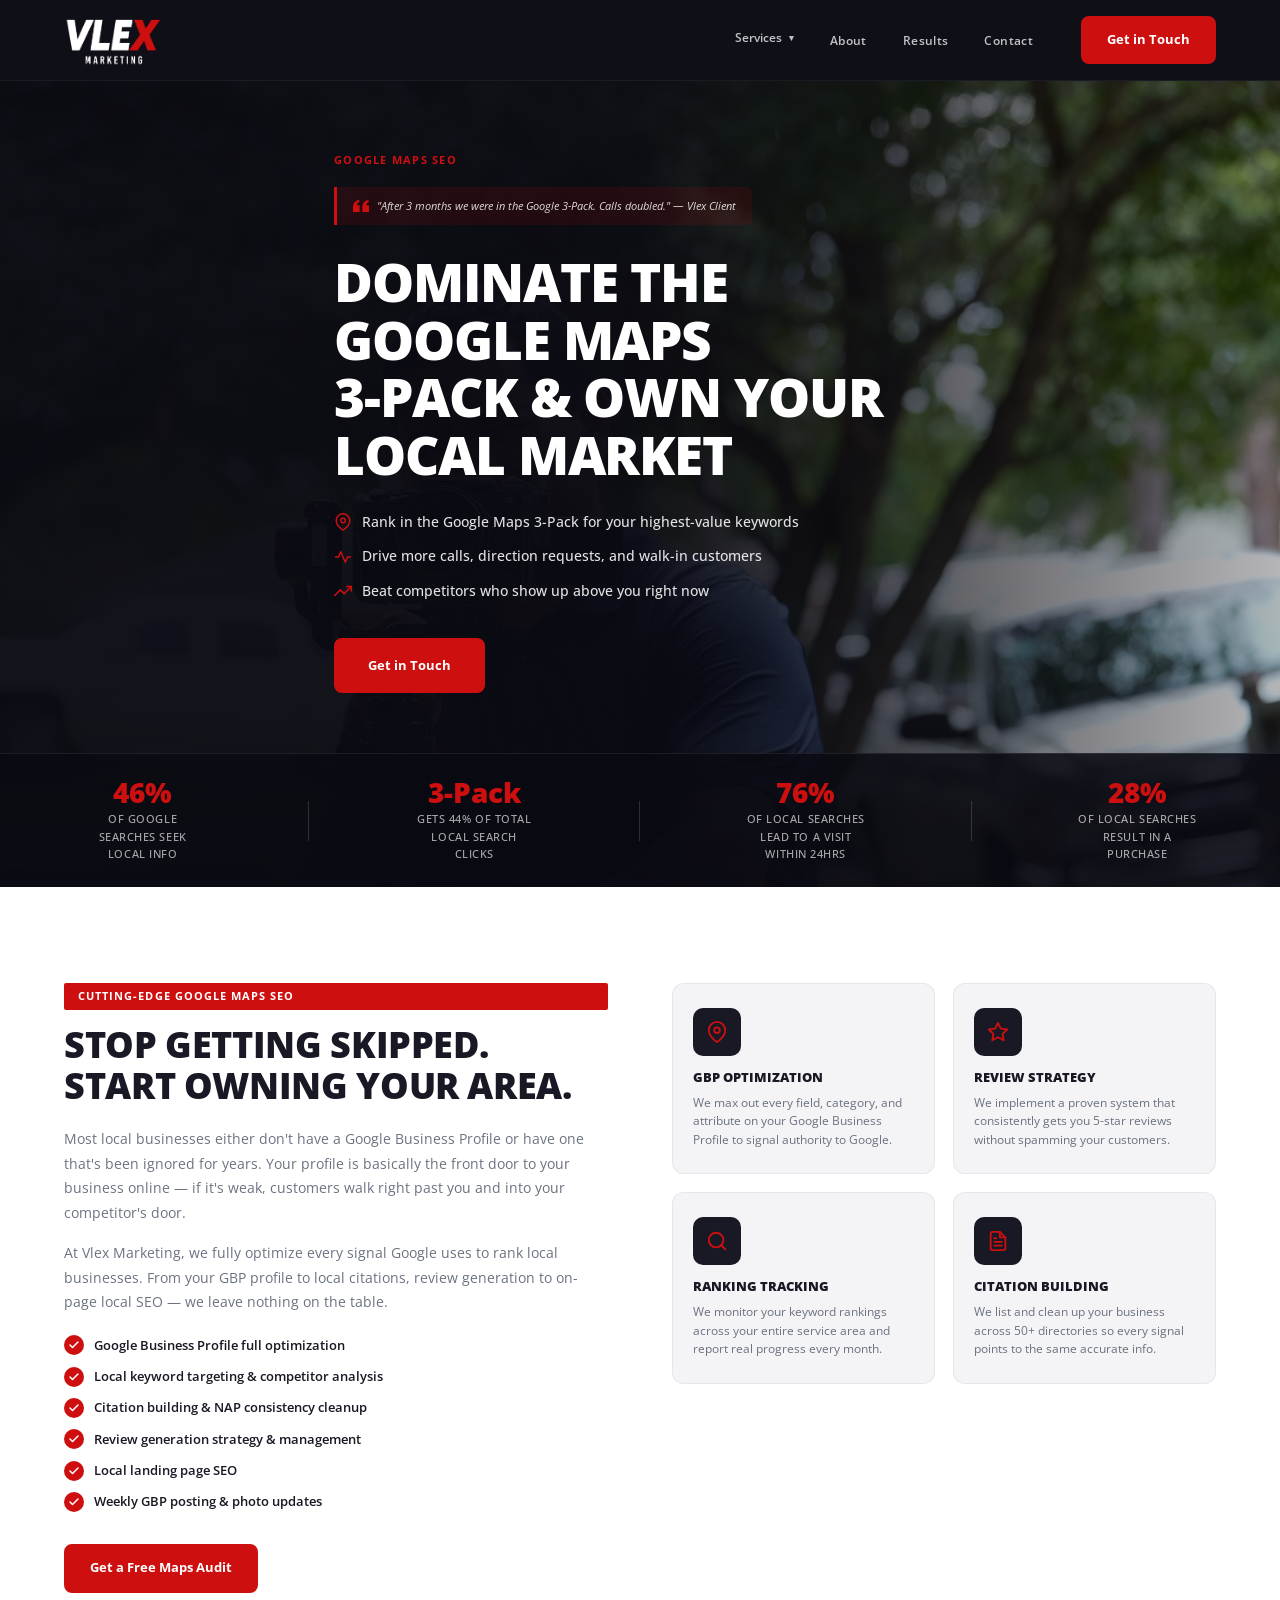
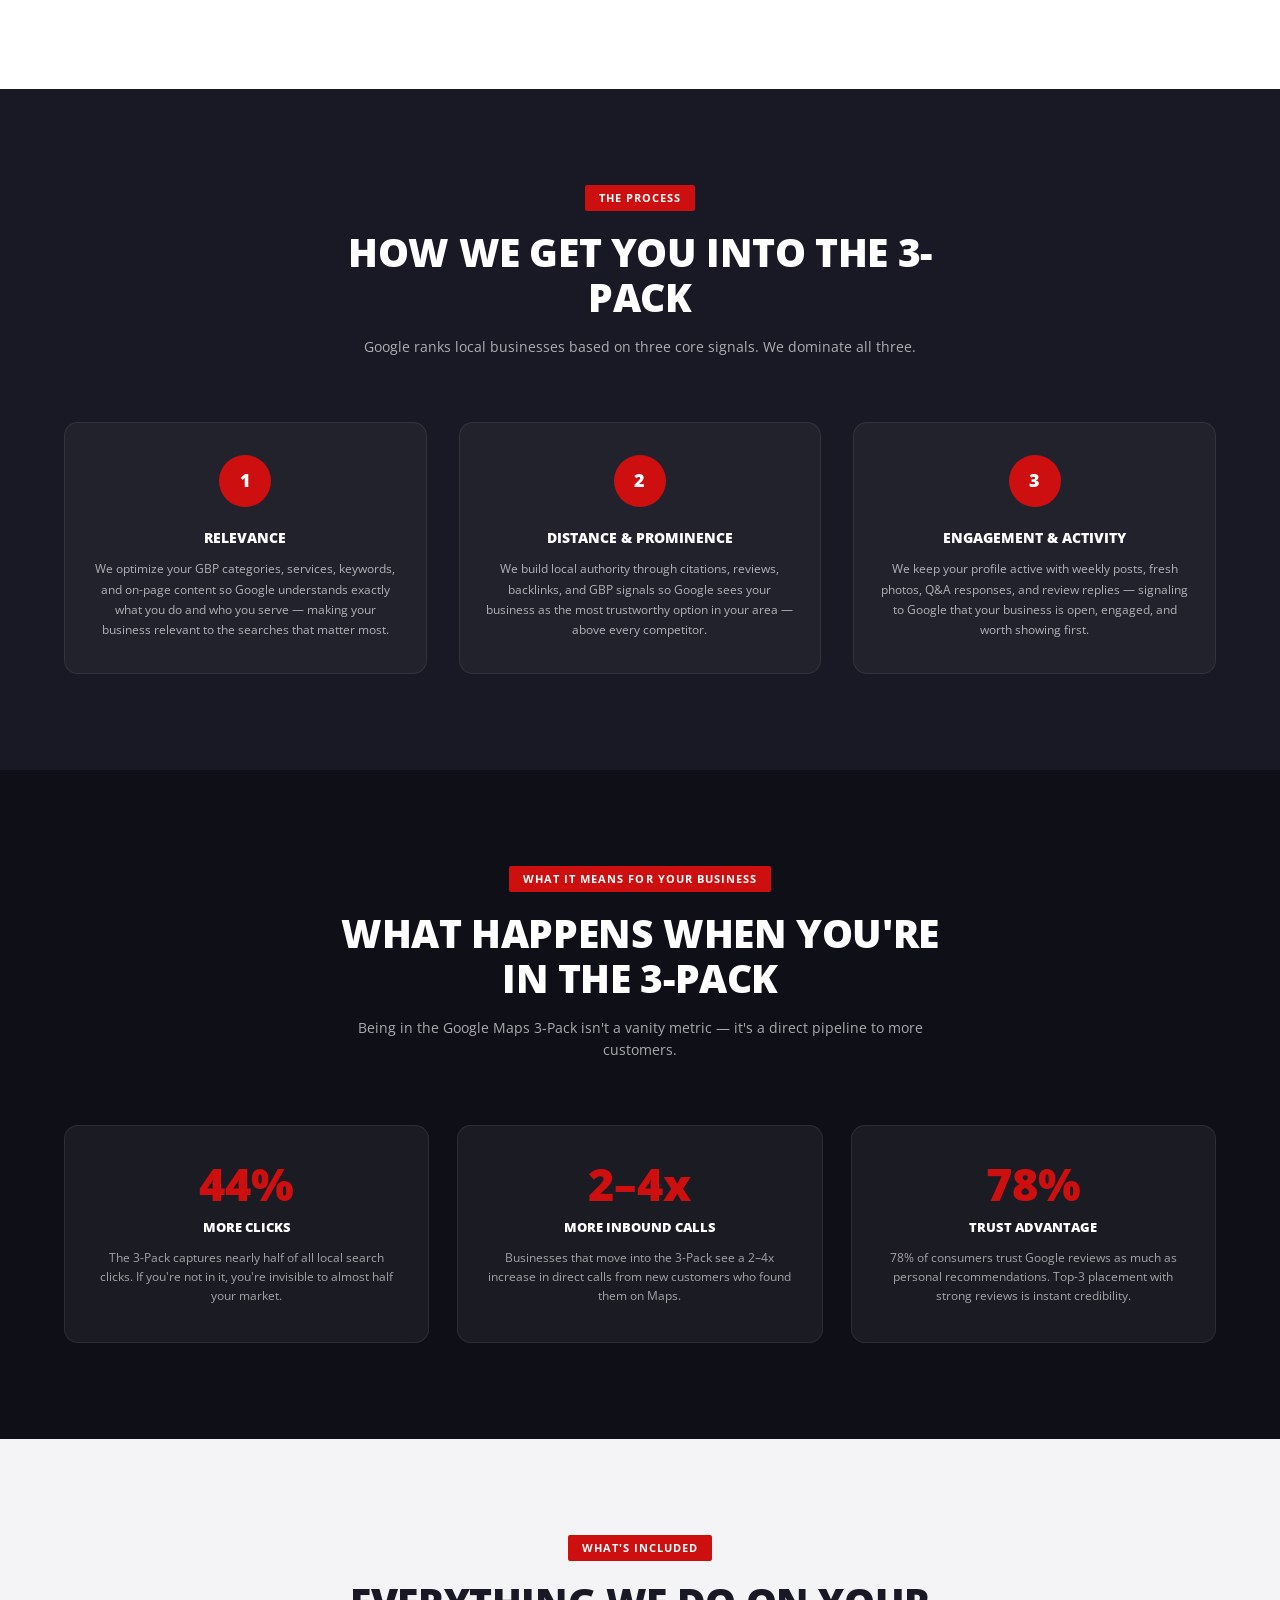
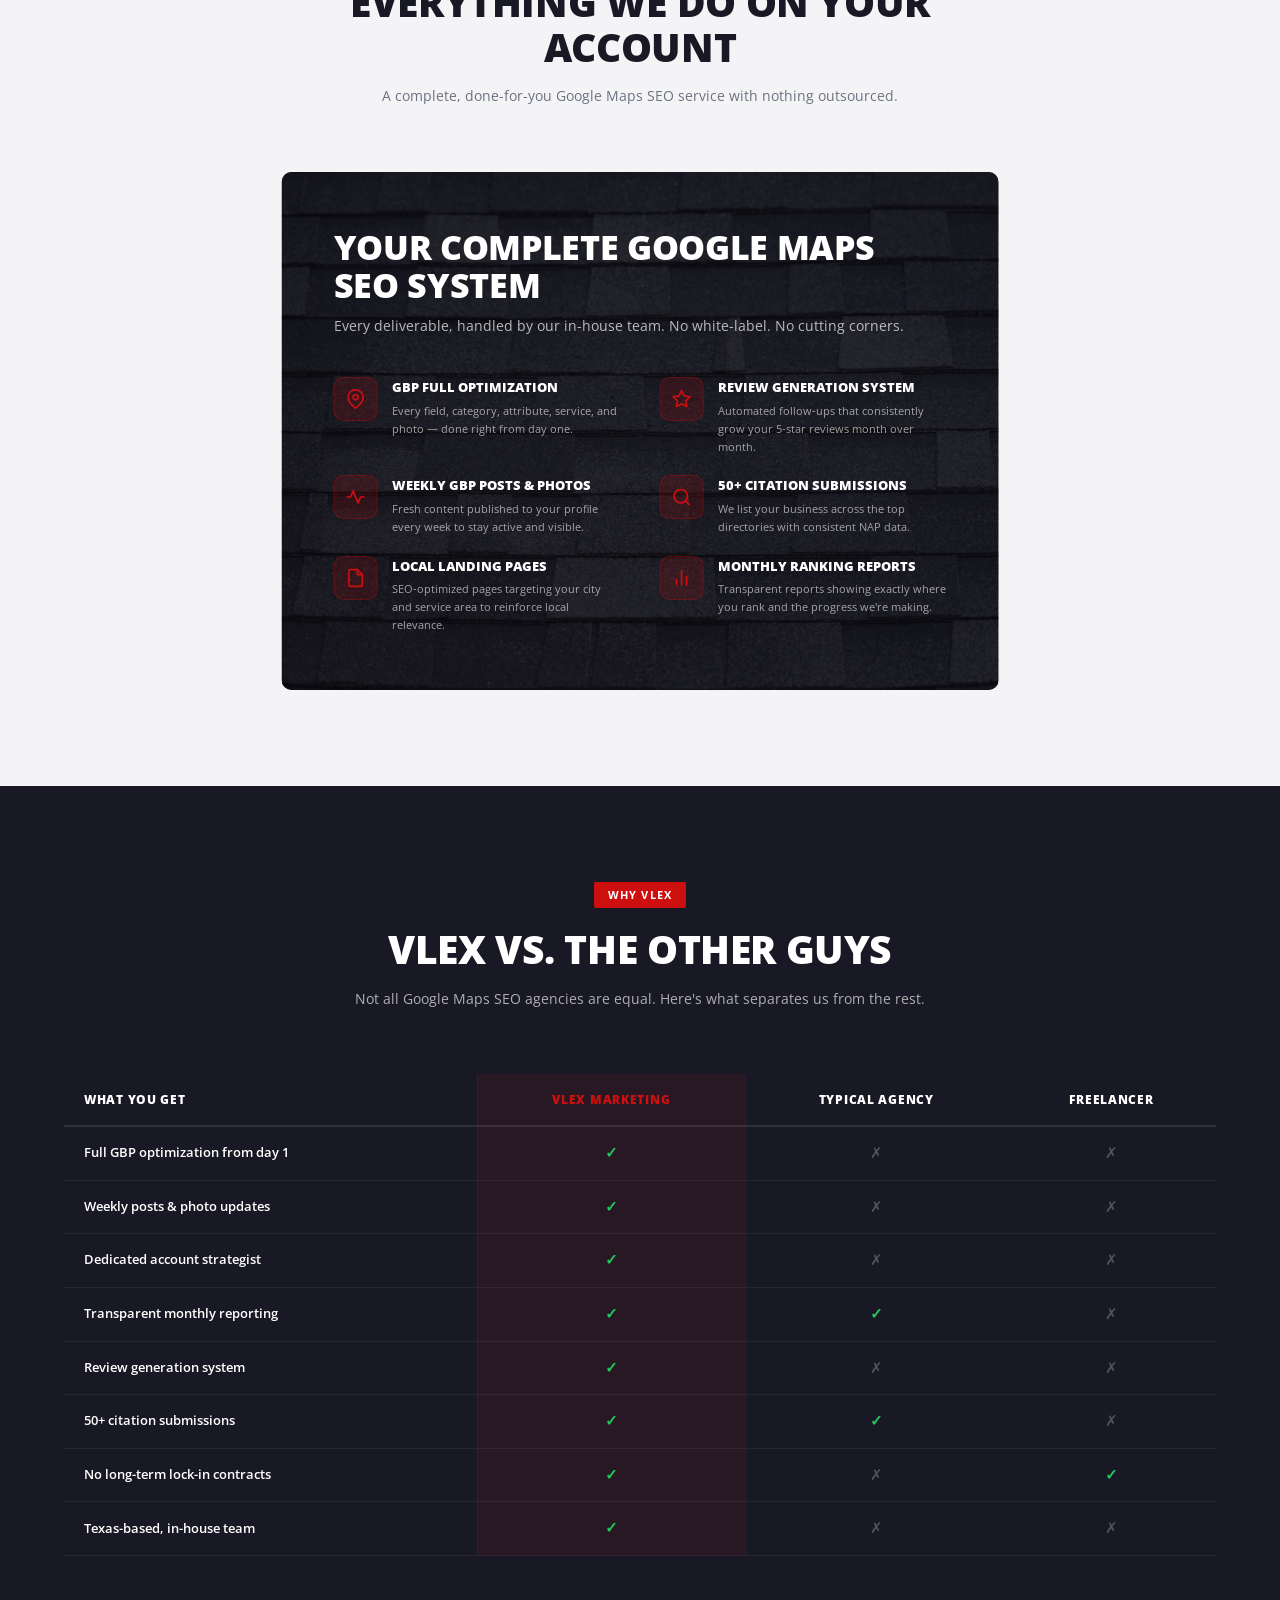
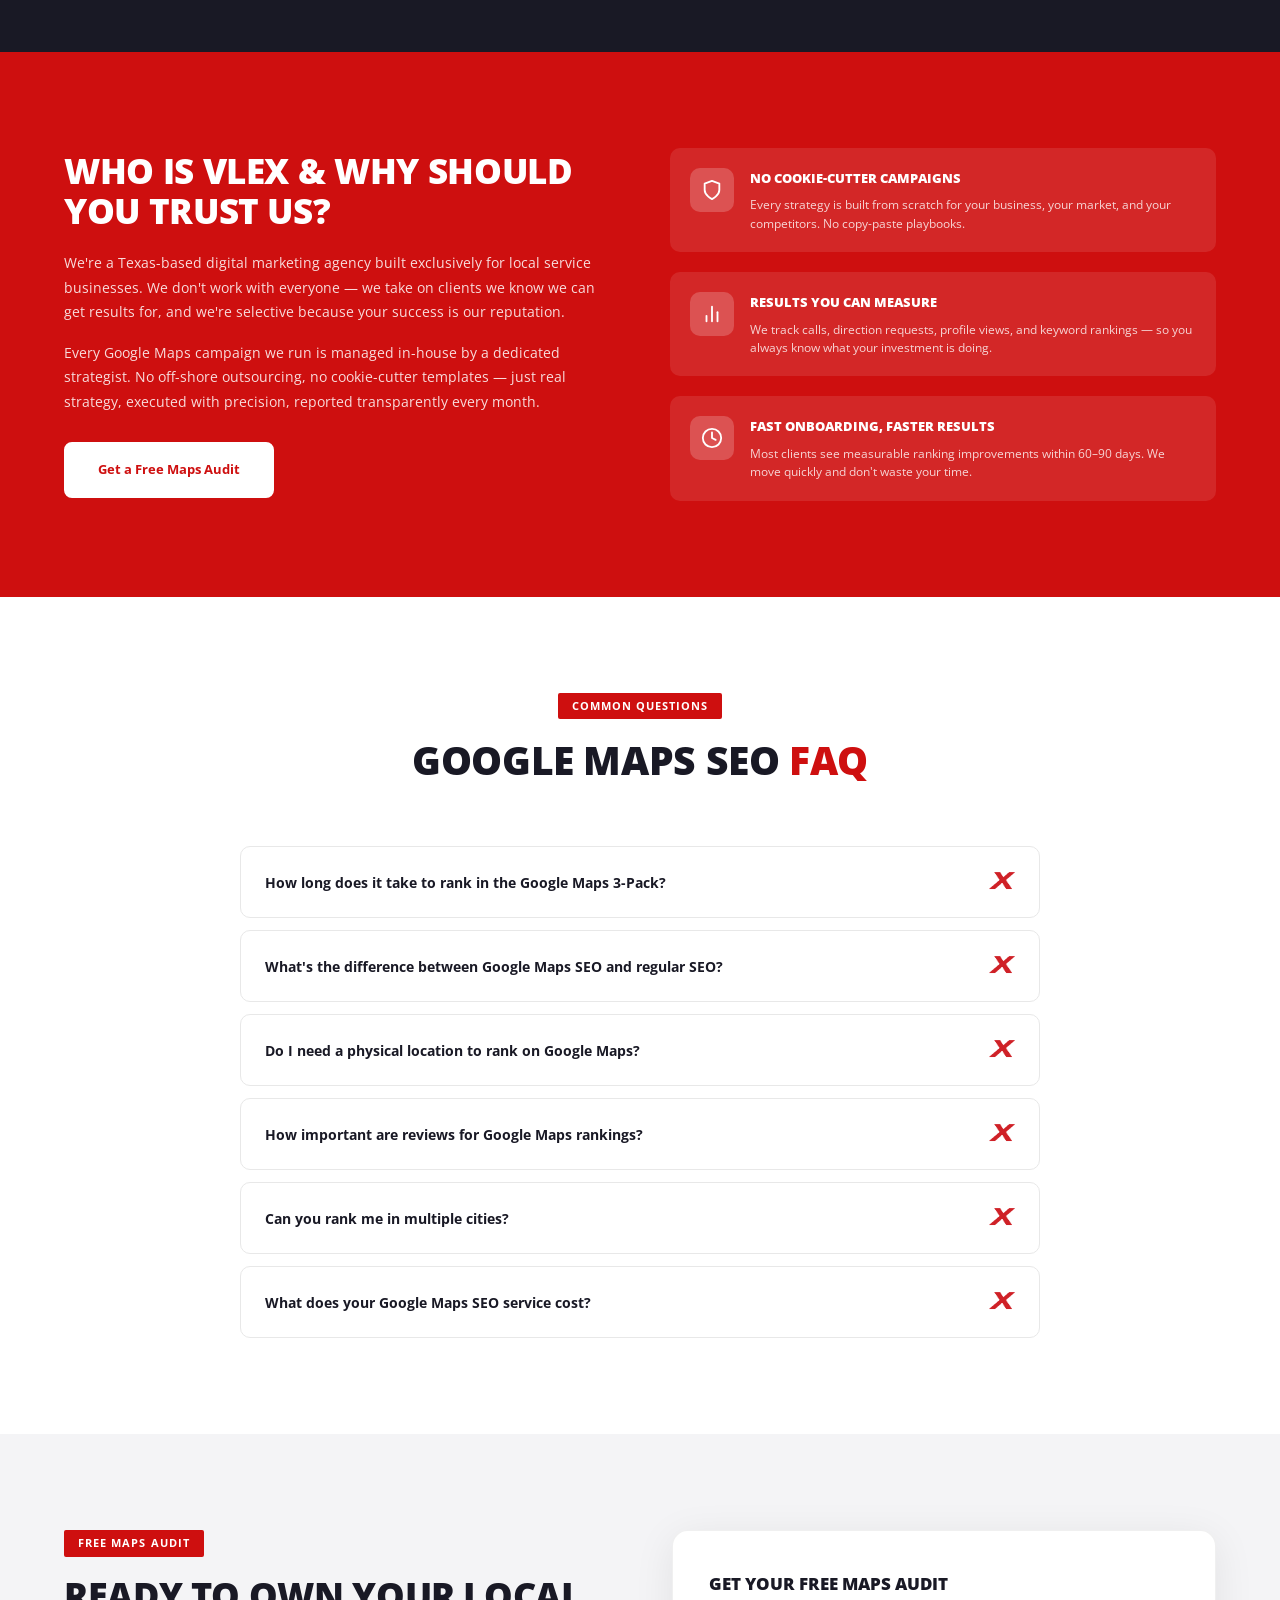
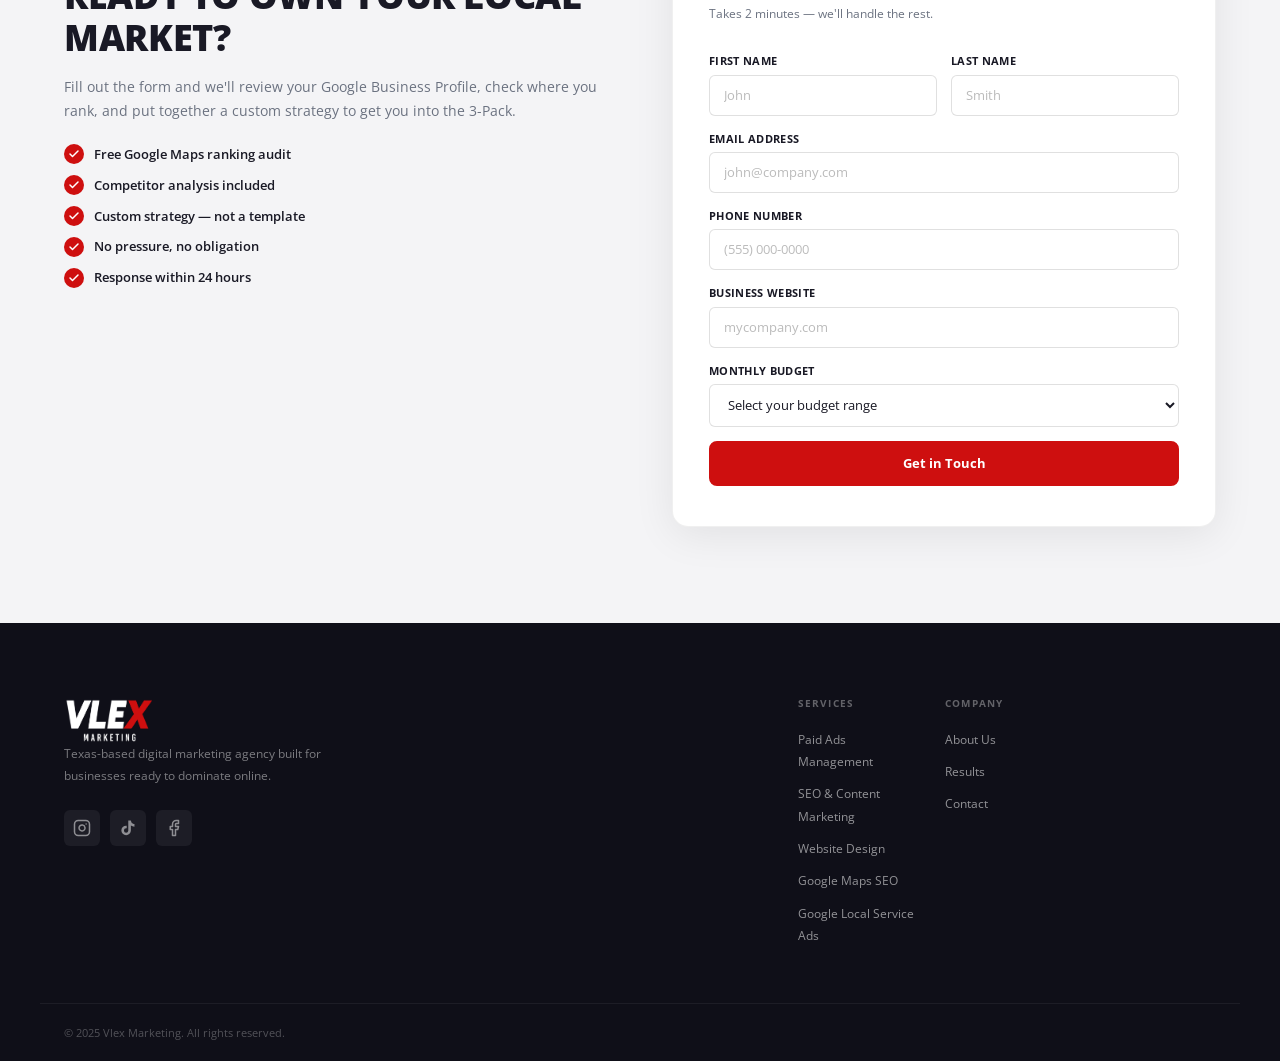
<file: google-maps.html>
<!DOCTYPE html>
<html lang="en">
<head>
  <meta charset="UTF-8" />
  <meta name="viewport" content="width=device-width, initial-scale=1.0" />
  <title>Google Maps SEO — Vlex Marketing</title>
  <meta name="description" content="Vlex Marketing puts your business in the Google Maps 3-Pack so local customers find you first. Texas-based. Results-driven Google Business Profile & Maps SEO." />
  <link rel="preconnect" href="https://fonts.googleapis.com" />
  <link rel="preconnect" href="https://fonts.gstatic.com" crossorigin />
  <link href="https://fonts.googleapis.com/css2?family=Open+Sans:wght@400;500;600;700;800;900&display=swap" rel="stylesheet" />
  <link rel="icon" type="image/png" href="favicon.png" />
  <link rel="stylesheet" href="style.css" />
  <link rel="stylesheet" href="google-maps.css" />
  <style>
    h1, h2, h3 { text-transform: uppercase !important; }
  </style>
</head>
<body>

  <!-- NAV -->
  <nav class="nav" id="navbar">
    <div class="container nav__inner">
      <a href="index.html" class="nav__logo">
        <img src="brand assests/logovlex.png" alt="Vlex Marketing" />
      </a>
      <ul class="nav__links">
        <li class="nav__item--dropdown">
          <button class="nav__dropdown-toggle" type="button" onclick="var p=this.closest('.nav__item--dropdown');p.classList.toggle('open');event.stopPropagation();">Services <span class="nav__chevron">▾</span></button>
          <div class="nav__mega">
            <div class="mega__main">
              <a href="paid-ads.html" class="mega__card">
                <div class="mega__img"><img src="brand assests/DSC00026-3.jpg" alt="Paid Ads Management" /></div>
                <h4>Paid Ads Management</h4>
                <p>Google Ads, Meta &amp; TikTok campaigns built to generate qualified leads at scale.</p>
              </a>
              <a href="seo.html" class="mega__card">
                <div class="mega__img"><img src="brand assests/DSC00129.jpg" alt="SEO & Content" /></div>
                <h4>SEO &amp; Content Marketing</h4>
                <p>Dominate organic search through technical SEO, authority content, and link building.</p>
              </a>
              <a href="website-design.html" class="mega__card">
                <div class="mega__img"><img src="brand assests/DSC00015.jpg" alt="Website Design" /></div>
                <h4>Website Design</h4>
                <p>High-converting websites and landing pages built for speed and measurable ROI.</p>
              </a>
            </div>
            <div class="mega__side">
              <a href="google-maps.html" class="mega__side-item">
                <div class="mega__side-icon"><svg width="20" height="20" viewBox="0 0 24 24" fill="none" stroke="currentColor" stroke-width="2"><path d="M21 10c0 7-9 13-9 13s-9-6-9-13a9 9 0 0 1 18 0z"/><circle cx="12" cy="10" r="3"/></svg></div>
                <div><h4>Google Maps SEO</h4><p>Get to the top of Google Maps so local customers find you first.</p></div>
              </a>
              <a href="local-service-ads.html" class="mega__side-item">
                <div class="mega__side-icon"><svg width="20" height="20" viewBox="0 0 24 24" fill="none" stroke="currentColor" stroke-width="2"><path d="M22 16.92v3a2 2 0 01-2.18 2 19.79 19.79 0 01-8.63-3.07A19.5 19.5 0 013.07 9.8 19.79 19.79 0 01.22 1.18 2 2 0 012.18 0h3a2 2 0 012 1.72 12.84 12.84 0 00.7 2.81 2 2 0 01-.45 2.11L6.91 7.09a16 16 0 006 6l.56-.56a2 2 0 012.11-.45 12.84 12.84 0 002.81.7A2 2 0 0122 14.92z"/></svg></div>
                <div><h4>Google Local Service Ads</h4><p>Pay-per-lead ads — only pay when customers actually call you.</p></div>
              </a>
            </div>
          </div>
        </li>
        <li><a href="index.html#about">About</a></li>
        <li><a href="index.html#results">Results</a></li>
        <li><a href="index.html#contact">Contact</a></li>
      </ul>
      <a href="#contact" class="btn btn--primary nav__cta">Get in Touch</a>
      <button class="nav__burger" id="burger" aria-label="Toggle menu">
        <span></span><span></span><span></span>
      </button>
    </div>
  </nav>

  <!-- MOBILE MENU -->
  <div class="nav__mobile" id="mobileMenu">
    <ul>
      <li><a href="paid-ads.html">Paid Ads Management</a></li>
      <li><a href="seo.html">SEO &amp; Content Marketing</a></li>
      <li><a href="website-design.html">Website Design</a></li>
      <li><a href="google-maps.html">Google Maps SEO</a></li>
      <li><a href="local-service-ads.html">Google Local Service Ads</a></li>
      <li><a href="index.html#about">About</a></li>
      <li><a href="index.html#results">Results</a></li>
      <li><a href="index.html#contact">Contact</a></li>
    </ul>
  </div>

  <!-- HERO -->
  <section class="gm-hero">
    <div class="gm-hero__bg">
      <img src="brand assests/DSC00082.jpg" alt="Google Maps SEO results" />
    </div>
    <div class="gm-hero__overlay"></div>
    <div class="container gm-hero__inner">
      <p class="gm-hero__breadcrumb">Google Maps SEO</p>
      <div class="gm-hero__quote">
        <svg width="16" height="16" viewBox="0 0 24 24" fill="currentColor"><path d="M14.017 21v-7.391c0-5.704 3.731-9.57 8.983-10.609l.995 2.151c-2.432.917-3.995 3.638-3.995 5.849h4v10h-9.983zm-14.017 0v-7.391c0-5.704 3.748-9.57 9-10.609l.996 2.151c-2.433.917-3.996 3.638-3.996 5.849h3.983v10h-9.983z"/></svg>
        <span>"After 3 months we were in the Google 3-Pack. Calls doubled." — Vlex Client</span>
      </div>
      <h1 class="gm-hero__headline">DOMINATE THE GOOGLE MAPS<br>3-PACK &amp; OWN YOUR LOCAL MARKET</h1>
      <ul class="gm-hero__bullets">
        <li>
          <svg width="18" height="18" viewBox="0 0 24 24" fill="none" stroke="currentColor" stroke-width="2" stroke-linecap="round" stroke-linejoin="round"><path d="M21 10c0 7-9 13-9 13s-9-6-9-13a9 9 0 0 1 18 0z"/><circle cx="12" cy="10" r="3"/></svg>
          Rank in the Google Maps 3-Pack for your highest-value keywords
        </li>
        <li>
          <svg width="18" height="18" viewBox="0 0 24 24" fill="none" stroke="currentColor" stroke-width="2" stroke-linecap="round" stroke-linejoin="round"><polyline points="22 12 18 12 15 19 9 5 6 12 2 12"/></svg>
          Drive more calls, direction requests, and walk-in customers
        </li>
        <li>
          <svg width="18" height="18" viewBox="0 0 24 24" fill="none" stroke="currentColor" stroke-width="2" stroke-linecap="round" stroke-linejoin="round"><polyline points="23 6 13.5 15.5 8.5 10.5 1 18"/><polyline points="17 6 23 6 23 12"/></svg>
          Beat competitors who show up above you right now
        </li>
      </ul>
      <div class="gm-hero__actions">
        <a href="#contact" class="btn btn--primary btn--lg">Get in Touch</a>
      </div>
    </div>
    <div class="gm-hero__stats">
      <div class="container gm-hero__stats-inner">
        <div class="gm-stat">
          <strong>46%</strong>
          <span>of Google searches seek local info</span>
        </div>
        <div class="gm-stat-div"></div>
        <div class="gm-stat">
          <strong>3-Pack</strong>
          <span>gets 44% of total local search clicks</span>
        </div>
        <div class="gm-stat-div"></div>
        <div class="gm-stat">
          <strong>76%</strong>
          <span>of local searches lead to a visit within 24hrs</span>
        </div>
        <div class="gm-stat-div"></div>
        <div class="gm-stat">
          <strong>28%</strong>
          <span>of local searches result in a purchase</span>
        </div>
      </div>
    </div>
  </section>

  <!-- EXPERTISE TWO-COL -->
  <section class="gm-section">
    <div class="container gm-two-col">
      <div class="gm-two-col__text">
        <span class="label-tag">Cutting-Edge Google Maps SEO</span>
        <h2>Stop Getting Skipped.<br>Start Owning Your Area.</h2>
        <p>Most local businesses either don't have a Google Business Profile or have one that's been ignored for years. Your profile is basically the front door to your business online — if it's weak, customers walk right past you and into your competitor's door.</p>
        <p>At Vlex Marketing, we fully optimize every signal Google uses to rank local businesses. From your GBP profile to local citations, review generation to on-page local SEO — we leave nothing on the table.</p>
        <ul class="gm-checklist">
          <li>Google Business Profile full optimization</li>
          <li>Local keyword targeting &amp; competitor analysis</li>
          <li>Citation building &amp; NAP consistency cleanup</li>
          <li>Review generation strategy &amp; management</li>
          <li>Local landing page SEO</li>
          <li>Weekly GBP posting &amp; photo updates</li>
        </ul>
        <a href="#contact" class="btn btn--primary">Get a Free Maps Audit</a>
      </div>
      <div class="gm-cards">
        <div class="gm-card">
          <div class="gm-card__icon">
            <svg width="22" height="22" viewBox="0 0 24 24" fill="none" stroke="currentColor" stroke-width="2" stroke-linecap="round" stroke-linejoin="round"><path d="M21 10c0 7-9 13-9 13s-9-6-9-13a9 9 0 0 1 18 0z"/><circle cx="12" cy="10" r="3"/></svg>
          </div>
          <h3>GBP Optimization</h3>
          <p>We max out every field, category, and attribute on your Google Business Profile to signal authority to Google.</p>
        </div>
        <div class="gm-card">
          <div class="gm-card__icon">
            <svg width="22" height="22" viewBox="0 0 24 24" fill="none" stroke="currentColor" stroke-width="2" stroke-linecap="round" stroke-linejoin="round"><polygon points="12 2 15.09 8.26 22 9.27 17 14.14 18.18 21.02 12 17.77 5.82 21.02 7 14.14 2 9.27 8.91 8.26 12 2"/></svg>
          </div>
          <h3>Review Strategy</h3>
          <p>We implement a proven system that consistently gets you 5-star reviews without spamming your customers.</p>
        </div>
        <div class="gm-card">
          <div class="gm-card__icon">
            <svg width="22" height="22" viewBox="0 0 24 24" fill="none" stroke="currentColor" stroke-width="2" stroke-linecap="round" stroke-linejoin="round"><circle cx="11" cy="11" r="8"/><line x1="21" y1="21" x2="16.65" y2="16.65"/></svg>
          </div>
          <h3>Ranking Tracking</h3>
          <p>We monitor your keyword rankings across your entire service area and report real progress every month.</p>
        </div>
        <div class="gm-card">
          <div class="gm-card__icon">
            <svg width="22" height="22" viewBox="0 0 24 24" fill="none" stroke="currentColor" stroke-width="2" stroke-linecap="round" stroke-linejoin="round"><path d="M14 2H6a2 2 0 0 0-2 2v16a2 2 0 0 0 2 2h12a2 2 0 0 0 2-2V8z"/><polyline points="14 2 14 8 20 8"/><line x1="16" y1="13" x2="8" y2="13"/><line x1="16" y1="17" x2="8" y2="17"/><polyline points="10 9 9 9 8 9"/></svg>
          </div>
          <h3>Citation Building</h3>
          <p>We list and clean up your business across 50+ directories so every signal points to the same accurate info.</p>
        </div>
      </div>
    </div>
  </section>

  <!-- HOW IT WORKS -->
  <section class="gm-section gm-how">
    <div class="container">
      <div class="section__header">
        <span class="label-tag">The Process</span>
        <h2>How We Get You Into The 3-Pack</h2>
        <p>Google ranks local businesses based on three core signals. We dominate all three.</p>
      </div>
      <div class="gm-steps">
        <div class="gm-step">
          <div class="gm-step__num">1</div>
          <h3>Relevance</h3>
          <p>We optimize your GBP categories, services, keywords, and on-page content so Google understands exactly what you do and who you serve — making your business relevant to the searches that matter most.</p>
        </div>
        <div class="gm-step">
          <div class="gm-step__num">2</div>
          <h3>Distance &amp; Prominence</h3>
          <p>We build local authority through citations, reviews, backlinks, and GBP signals so Google sees your business as the most trustworthy option in your area — above every competitor.</p>
        </div>
        <div class="gm-step">
          <div class="gm-step__num">3</div>
          <h3>Engagement &amp; Activity</h3>
          <p>We keep your profile active with weekly posts, fresh photos, Q&amp;A responses, and review replies — signaling to Google that your business is open, engaged, and worth showing first.</p>
        </div>
      </div>
    </div>
  </section>

  <!-- 3-PACK IMPACT -->
  <section class="gm-section gm-impact">
    <div class="container">
      <div class="section__header">
        <span class="label-tag">What It Means For Your Business</span>
        <h2>What Happens When You're In The 3-Pack</h2>
        <p>Being in the Google Maps 3-Pack isn't a vanity metric — it's a direct pipeline to more customers.</p>
      </div>
      <div class="gm-impact-grid">
        <div class="gm-impact-card">
          <span class="gm-impact-card__num">44%</span>
          <h3>More Clicks</h3>
          <p>The 3-Pack captures nearly half of all local search clicks. If you're not in it, you're invisible to almost half your market.</p>
        </div>
        <div class="gm-impact-card">
          <span class="gm-impact-card__num">2–4x</span>
          <h3>More Inbound Calls</h3>
          <p>Businesses that move into the 3-Pack see a 2–4x increase in direct calls from new customers who found them on Maps.</p>
        </div>
        <div class="gm-impact-card">
          <span class="gm-impact-card__num">78%</span>
          <h3>Trust Advantage</h3>
          <p>78% of consumers trust Google reviews as much as personal recommendations. Top-3 placement with strong reviews is instant credibility.</p>
        </div>
      </div>
    </div>
  </section>

  <!-- WHAT YOU GET (SHINGLE BOX) -->
  <section class="gm-section gm-get">
    <div class="container">
      <div class="section__header">
        <span class="label-tag">What's Included</span>
        <h2>Everything We Do On Your Account</h2>
        <p>A complete, done-for-you Google Maps SEO service with nothing outsourced.</p>
      </div>
    </div>
    <div class="gm-shingle-wrap">
      <div class="gm-shingle-wrap__bg"></div>
      <div class="gm-shingle-wrap__overlay"></div>
      <div class="gm-shingle-content">
        <h2>Your Complete Google Maps SEO System</h2>
        <p>Every deliverable, handled by our in-house team. No white-label. No cutting corners.</p>
        <div class="gm-shingle-list">
          <div class="gm-shingle-item">
            <div class="gm-shingle-icon">
              <svg width="20" height="20" viewBox="0 0 24 24" fill="none" stroke="currentColor" stroke-width="2" stroke-linecap="round" stroke-linejoin="round"><path d="M21 10c0 7-9 13-9 13s-9-6-9-13a9 9 0 0 1 18 0z"/><circle cx="12" cy="10" r="3"/></svg>
            </div>
            <div>
              <h3>GBP Full Optimization</h3>
              <p>Every field, category, attribute, service, and photo — done right from day one.</p>
            </div>
          </div>
          <div class="gm-shingle-item">
            <div class="gm-shingle-icon">
              <svg width="20" height="20" viewBox="0 0 24 24" fill="none" stroke="currentColor" stroke-width="2" stroke-linecap="round" stroke-linejoin="round"><polygon points="12 2 15.09 8.26 22 9.27 17 14.14 18.18 21.02 12 17.77 5.82 21.02 7 14.14 2 9.27 8.91 8.26 12 2"/></svg>
            </div>
            <div>
              <h3>Review Generation System</h3>
              <p>Automated follow-ups that consistently grow your 5-star reviews month over month.</p>
            </div>
          </div>
          <div class="gm-shingle-item">
            <div class="gm-shingle-icon">
              <svg width="20" height="20" viewBox="0 0 24 24" fill="none" stroke="currentColor" stroke-width="2" stroke-linecap="round" stroke-linejoin="round"><polyline points="22 12 18 12 15 19 9 5 6 12 2 12"/></svg>
            </div>
            <div>
              <h3>Weekly GBP Posts &amp; Photos</h3>
              <p>Fresh content published to your profile every week to stay active and visible.</p>
            </div>
          </div>
          <div class="gm-shingle-item">
            <div class="gm-shingle-icon">
              <svg width="20" height="20" viewBox="0 0 24 24" fill="none" stroke="currentColor" stroke-width="2" stroke-linecap="round" stroke-linejoin="round"><circle cx="11" cy="11" r="8"/><line x1="21" y1="21" x2="16.65" y2="16.65"/></svg>
            </div>
            <div>
              <h3>50+ Citation Submissions</h3>
              <p>We list your business across the top directories with consistent NAP data.</p>
            </div>
          </div>
          <div class="gm-shingle-item">
            <div class="gm-shingle-icon">
              <svg width="20" height="20" viewBox="0 0 24 24" fill="none" stroke="currentColor" stroke-width="2" stroke-linecap="round" stroke-linejoin="round"><path d="M14 2H6a2 2 0 0 0-2 2v16a2 2 0 0 0 2 2h12a2 2 0 0 0 2-2V8z"/><polyline points="14 2 14 8 20 8"/></svg>
            </div>
            <div>
              <h3>Local Landing Pages</h3>
              <p>SEO-optimized pages targeting your city and service area to reinforce local relevance.</p>
            </div>
          </div>
          <div class="gm-shingle-item">
            <div class="gm-shingle-icon">
              <svg width="20" height="20" viewBox="0 0 24 24" fill="none" stroke="currentColor" stroke-width="2" stroke-linecap="round" stroke-linejoin="round"><bar/><line x1="18" y1="20" x2="18" y2="10"/><line x1="12" y1="20" x2="12" y2="4"/><line x1="6" y1="20" x2="6" y2="14"/></svg>
            </div>
            <div>
              <h3>Monthly Ranking Reports</h3>
              <p>Transparent reports showing exactly where you rank and the progress we're making.</p>
            </div>
          </div>
        </div>
      </div>
    </div>
  </section>

  <!-- COMPARISON TABLE -->
  <section class="gm-section gm-compare">
    <div class="container">
      <div class="section__header">
        <span class="label-tag">Why Vlex</span>
        <h2>Vlex vs. The Other Guys</h2>
        <p>Not all Google Maps SEO agencies are equal. Here's what separates us from the rest.</p>
      </div>
      <div class="gm-table-wrap">
        <table class="gm-table">
          <thead>
            <tr>
              <th>What You Get</th>
              <th class="th--vlex th--vlex-col">Vlex Marketing</th>
              <th>Typical Agency</th>
              <th>Freelancer</th>
            </tr>
          </thead>
          <tbody>
            <tr>
              <td>Full GBP optimization from day 1</td>
              <td class="td--vlex"><span class="gm-check">✓</span></td>
              <td><span class="gm-cross">✗</span></td>
              <td><span class="gm-cross">✗</span></td>
            </tr>
            <tr>
              <td>Weekly posts &amp; photo updates</td>
              <td class="td--vlex"><span class="gm-check">✓</span></td>
              <td><span class="gm-cross">✗</span></td>
              <td><span class="gm-cross">✗</span></td>
            </tr>
            <tr>
              <td>Dedicated account strategist</td>
              <td class="td--vlex"><span class="gm-check">✓</span></td>
              <td><span class="gm-cross">✗</span></td>
              <td><span class="gm-cross">✗</span></td>
            </tr>
            <tr>
              <td>Transparent monthly reporting</td>
              <td class="td--vlex"><span class="gm-check">✓</span></td>
              <td><span class="gm-check">✓</span></td>
              <td><span class="gm-cross">✗</span></td>
            </tr>
            <tr>
              <td>Review generation system</td>
              <td class="td--vlex"><span class="gm-check">✓</span></td>
              <td><span class="gm-cross">✗</span></td>
              <td><span class="gm-cross">✗</span></td>
            </tr>
            <tr>
              <td>50+ citation submissions</td>
              <td class="td--vlex"><span class="gm-check">✓</span></td>
              <td><span class="gm-check">✓</span></td>
              <td><span class="gm-cross">✗</span></td>
            </tr>
            <tr>
              <td>No long-term lock-in contracts</td>
              <td class="td--vlex"><span class="gm-check">✓</span></td>
              <td><span class="gm-cross">✗</span></td>
              <td><span class="gm-check">✓</span></td>
            </tr>
            <tr>
              <td>Texas-based, in-house team</td>
              <td class="td--vlex"><span class="gm-check">✓</span></td>
              <td><span class="gm-cross">✗</span></td>
              <td><span class="gm-cross">✗</span></td>
            </tr>
          </tbody>
        </table>
      </div>
    </div>
  </section>

  <!-- WHY TRUST VLEX -->
  <section class="gm-section gm-warning">
    <div class="container gm-warning-inner">
      <div>
        <h2>Who Is Vlex &amp; Why Should You Trust Us?</h2>
        <p>We're a Texas-based digital marketing agency built exclusively for local service businesses. We don't work with everyone — we take on clients we know we can get results for, and we're selective because your success is our reputation.</p>
        <p>Every Google Maps campaign we run is managed in-house by a dedicated strategist. No off-shore outsourcing, no cookie-cutter templates — just real strategy, executed with precision, reported transparently every month.</p>
        <a href="#contact" class="btn btn--primary btn--lg" style="margin-top:12px;">Get a Free Maps Audit</a>
      </div>
      <div class="gm-warning-points">
        <div class="gm-warning-point">
          <div class="gm-warning-point__icon">
            <svg width="22" height="22" viewBox="0 0 24 24" fill="none" stroke="currentColor" stroke-width="2" stroke-linecap="round" stroke-linejoin="round"><path d="M12 22s8-4 8-10V5l-8-3-8 3v7c0 6 8 10 8 10z"/></svg>
          </div>
          <div>
            <h3>No Cookie-Cutter Campaigns</h3>
            <p>Every strategy is built from scratch for your business, your market, and your competitors. No copy-paste playbooks.</p>
          </div>
        </div>
        <div class="gm-warning-point">
          <div class="gm-warning-point__icon">
            <svg width="22" height="22" viewBox="0 0 24 24" fill="none" stroke="currentColor" stroke-width="2" stroke-linecap="round" stroke-linejoin="round"><line x1="18" y1="20" x2="18" y2="10"/><line x1="12" y1="20" x2="12" y2="4"/><line x1="6" y1="20" x2="6" y2="14"/></svg>
          </div>
          <div>
            <h3>Results You Can Measure</h3>
            <p>We track calls, direction requests, profile views, and keyword rankings — so you always know what your investment is doing.</p>
          </div>
        </div>
        <div class="gm-warning-point">
          <div class="gm-warning-point__icon">
            <svg width="22" height="22" viewBox="0 0 24 24" fill="none" stroke="currentColor" stroke-width="2" stroke-linecap="round" stroke-linejoin="round"><circle cx="12" cy="12" r="10"/><polyline points="12 6 12 12 16 14"/></svg>
          </div>
          <div>
            <h3>Fast Onboarding, Faster Results</h3>
            <p>Most clients see measurable ranking improvements within 60–90 days. We move quickly and don't waste your time.</p>
          </div>
        </div>
      </div>
    </div>
  </section>

  <!-- FAQ -->
  <section class="gm-section gm-faq" id="faq">
    <div class="container">
      <div class="section__header">
        <span class="label-tag">Common Questions</span>
        <h2>Google Maps SEO <span class="text--red">FAQ</span></h2>
      </div>
      <div class="gm-faq__list">

        <div class="gm-faq__item">
          <button class="gm-faq__q">
            How long does it take to rank in the Google Maps 3-Pack?
            <img src="brand assests/the X.png" class="gm-faq__icon" alt="" width="26" height="26" />
          </button>
          <div class="gm-faq__a">
            <p>Most clients start seeing movement in their rankings within 60–90 days, with consistent 3-Pack appearances for top keywords happening in the 3–6 month range. The exact timeline depends on your current GBP condition, competition level, and how many reviews and citations you already have. We'll give you a realistic projection during your free Maps audit.</p>
          </div>
        </div>

        <div class="gm-faq__item">
          <button class="gm-faq__q">
            What's the difference between Google Maps SEO and regular SEO?
            <img src="brand assests/the X.png" class="gm-faq__icon" alt="" width="26" height="26" />
          </button>
          <div class="gm-faq__a">
            <p>Regular SEO focuses on ranking your website pages in Google's organic search results. Google Maps SEO (also called local SEO or GBP SEO) focuses on ranking your Google Business Profile in the Maps 3-Pack — the three business listings that appear at the top of local searches with a map. Both are valuable, but Maps SEO tends to drive direct calls and visits faster since users can click your phone number or get directions immediately.</p>
          </div>
        </div>

        <div class="gm-faq__item">
          <button class="gm-faq__q">
            Do I need a physical location to rank on Google Maps?
            <img src="brand assests/the X.png" class="gm-faq__icon" alt="" width="26" height="26" />
          </button>
          <div class="gm-faq__a">
            <p>You need a verified Google Business Profile, which typically requires a physical address. However, if you serve customers at their location (like a plumber or landscaper), you can set a service area instead of showing your address publicly. We'll help you set up and verify your profile correctly for your business type so you can rank in the areas you actually serve.</p>
          </div>
        </div>

        <div class="gm-faq__item">
          <button class="gm-faq__q">
            How important are reviews for Google Maps rankings?
            <img src="brand assests/the X.png" class="gm-faq__icon" alt="" width="26" height="26" />
          </button>
          <div class="gm-faq__a">
            <p>Reviews are one of the top ranking factors for Google Maps. The quantity, recency, and quality of your reviews all send signals to Google about your business's credibility and relevance. Beyond rankings, reviews directly affect click-through rates — a business with 4.8 stars and 150 reviews will always outperform a competitor with 3 stars, even if they're the same ranking position. Our review generation system helps you build a consistent stream of genuine 5-star reviews.</p>
          </div>
        </div>

        <div class="gm-faq__item">
          <button class="gm-faq__q">
            Can you rank me in multiple cities?
            <img src="brand assests/the X.png" class="gm-faq__icon" alt="" width="26" height="26" />
          </button>
          <div class="gm-faq__a">
            <p>Yes. For businesses that serve multiple cities or a wide service area, we create targeted local landing pages on your website for each location you want to rank in. Combined with your optimized GBP service area settings and citation building, this multi-location strategy allows you to show up in Maps searches across your entire target market — not just the city where your address is listed.</p>
          </div>
        </div>

        <div class="gm-faq__item">
          <button class="gm-faq__q">
            What does your Google Maps SEO service cost?
            <img src="brand assests/the X.png" class="gm-faq__icon" alt="" width="26" height="26" />
          </button>
          <div class="gm-faq__a">
            <p>Our Google Maps SEO pricing depends on your market competitiveness, service area size, and current GBP condition. We custom-price every engagement after a free audit so you're only paying for what your situation actually requires — not a bloated package with services you don't need. Fill out the form below and we'll get back to you within 24 hours with a custom proposal.</p>
          </div>
        </div>

      </div>
    </div>
  </section>

  <!-- CTA FORM -->
  <section class="gm-section gm-cta-form" id="contact">
    <div class="container gm-form-wrap">
      <div class="gm-form-text">
        <span class="label-tag">Free Maps Audit</span>
        <h2>Ready To Own Your Local Market?</h2>
        <p>Fill out the form and we'll review your Google Business Profile, check where you rank, and put together a custom strategy to get you into the 3-Pack.</p>
        <ul class="gm-form-perks">
          <li>Free Google Maps ranking audit</li>
          <li>Competitor analysis included</li>
          <li>Custom strategy — not a template</li>
          <li>No pressure, no obligation</li>
          <li>Response within 24 hours</li>
        </ul>
      </div>
      <div class="gm-form-card">
        <h3>Get Your Free Maps Audit</h3>
        <p>Takes 2 minutes — we'll handle the rest.</p>
        <form id="gmForm">
          <div class="form-row">
            <div class="form-group">
              <label for="gm_fname">First Name</label>
              <input type="text" id="gm_fname" name="fname" placeholder="John" required />
            </div>
            <div class="form-group">
              <label for="gm_lname">Last Name</label>
              <input type="text" id="gm_lname" name="lname" placeholder="Smith" required />
            </div>
          </div>
          <div class="form-group">
            <label for="gm_email">Email Address</label>
            <input type="email" id="gm_email" name="email" placeholder="john@company.com" required />
          </div>
          <div class="form-group">
            <label for="gm_phone">Phone Number</label>
            <input type="tel" id="gm_phone" name="phone" placeholder="(555) 000-0000" />
          </div>
          <div class="form-group">
            <label for="gm_business">Business Website</label>
            <input type="text" id="gm_business" name="business" placeholder="mycompany.com" />
          </div>
          <div class="form-group">
            <label for="gm_budget">Monthly Budget</label>
            <select id="gm_budget" name="budget">
              <option value="">Select your budget range</option>
              <option>Under $500/mo</option>
              <option>$500 – $1,500/mo</option>
              <option>$1,500 – $3,000/mo</option>
              <option>$3,000 – $6,000/mo</option>
              <option>$6,000+/mo</option>
            </select>
          </div>
          <button type="submit" class="btn btn--primary btn--full">Get in Touch</button>
        </form>
      </div>
    </div>
  </section>

  <!-- FOOTER -->
  <footer class="footer">
    <div class="container footer__inner">
      <div class="footer__brand">
        <a href="index.html" class="footer__logo">
          <img src="brand assests/logovlex.png" alt="Vlex Marketing" style="height:48px;width:auto;display:block;" />
        </a>
        <p>Texas-based digital marketing agency built for businesses ready to dominate online.</p>
        <div class="footer__social">
          <a href="https://www.instagram.com/vlexmarketing" target="_blank" rel="noopener noreferrer" aria-label="Instagram">
            <svg width="18" height="18" viewBox="0 0 24 24" fill="none" stroke="currentColor" stroke-width="2" stroke-linecap="round" stroke-linejoin="round"><rect x="2" y="2" width="20" height="20" rx="5" ry="5"/><path d="M16 11.37A4 4 0 1 1 12.63 8 4 4 0 0 1 16 11.37z"/><line x1="17.5" y1="6.5" x2="17.51" y2="6.5"/></svg>
          </a>
          <a href="https://www.tiktok.com/@vlexmarketing" target="_blank" rel="noopener noreferrer" aria-label="TikTok">
            <svg width="18" height="18" viewBox="0 0 24 24" fill="currentColor"><path d="M19.59 6.69a4.83 4.83 0 0 1-3.77-4.25V2h-3.45v13.67a2.89 2.89 0 0 1-2.88 2.5 2.89 2.89 0 0 1-2.89-2.89 2.89 2.89 0 0 1 2.89-2.89c.28 0 .54.04.79.1V9.01a6.33 6.33 0 0 0-.79-.05 6.34 6.34 0 0 0-6.34 6.34 6.34 6.34 0 0 0 6.34 6.34 6.34 6.34 0 0 0 6.33-6.34V8.69a8.18 8.18 0 0 0 4.78 1.52V6.75a4.85 4.85 0 0 1-1.01-.06z"/></svg>
          </a>
          <a href="https://www.facebook.com/share/1BEuyUZEoK/?mibextid=wwXIfr" target="_blank" rel="noopener noreferrer" aria-label="Facebook">
            <svg width="18" height="18" viewBox="0 0 24 24" fill="none" stroke="currentColor" stroke-width="2" stroke-linecap="round" stroke-linejoin="round"><path d="M18 2h-3a5 5 0 0 0-5 5v3H7v4h3v8h4v-8h3l1-4h-4V7a1 1 0 0 1 1-1h3z"/></svg>
          </a>
        </div>
      </div>
      <div class="footer__links">
        <div>
          <h5>Services</h5>
          <ul>
            <li><a href="paid-ads.html">Paid Ads Management</a></li>
            <li><a href="seo.html">SEO &amp; Content Marketing</a></li>
            <li><a href="website-design.html">Website Design</a></li>
            <li><a href="google-maps.html">Google Maps SEO</a></li>
            <li><a href="local-service-ads.html">Google Local Service Ads</a></li>
          </ul>
        </div>
        <div>
          <h5>Company</h5>
          <ul>
            <li><a href="index.html#about">About Us</a></li>
            <li><a href="index.html#results">Results</a></li>
            <li><a href="index.html#contact">Contact</a></li>
          </ul>
        </div>
      </div>
    </div>
    <div class="footer__bottom">
      <div class="container">
        <p>&copy; 2025 Vlex Marketing. All rights reserved.</p>
      </div>
    </div>
  </footer>

  <script src="script.js"></script>
  <script>
    // Dropdown outside-click handler
    document.addEventListener('click', function(e) {
      var d = document.querySelector('.nav__item--dropdown');
      if (d && !d.contains(e.target)) d.classList.remove('open');
    });

    // Google Maps FAQ accordion
    document.querySelectorAll('.gm-faq__item').forEach(function(item) {
      item.querySelector('.gm-faq__q').addEventListener('click', function() {
        var isOpen = item.classList.contains('open');
        document.querySelectorAll('.gm-faq__item').forEach(function(i) { i.classList.remove('open'); });
        if (!isOpen) item.classList.add('open');
      });
    });

    // Form submit handler
    const gmForm = document.getElementById('gmForm');
    if (gmForm) {
      gmForm.addEventListener('submit', function(e) {
        e.preventDefault();
        const btn = gmForm.querySelector('button[type="submit"]');
        btn.textContent = 'Sending…';
        btn.disabled = true;
        setTimeout(function() {
          gmForm.innerHTML = `
            <div class="form-success">
              <div style="font-size:3rem;margin-bottom:16px;">🎯</div>
              <h3>You're In!</h3>
              <p>We'll review your Google Business Profile and reach out within 24 hours with your free Maps audit. Get ready to dominate your local market.</p>
            </div>
          `;
        }, 1200);
      });
    }
  </script>

</body>
</html>
</file>
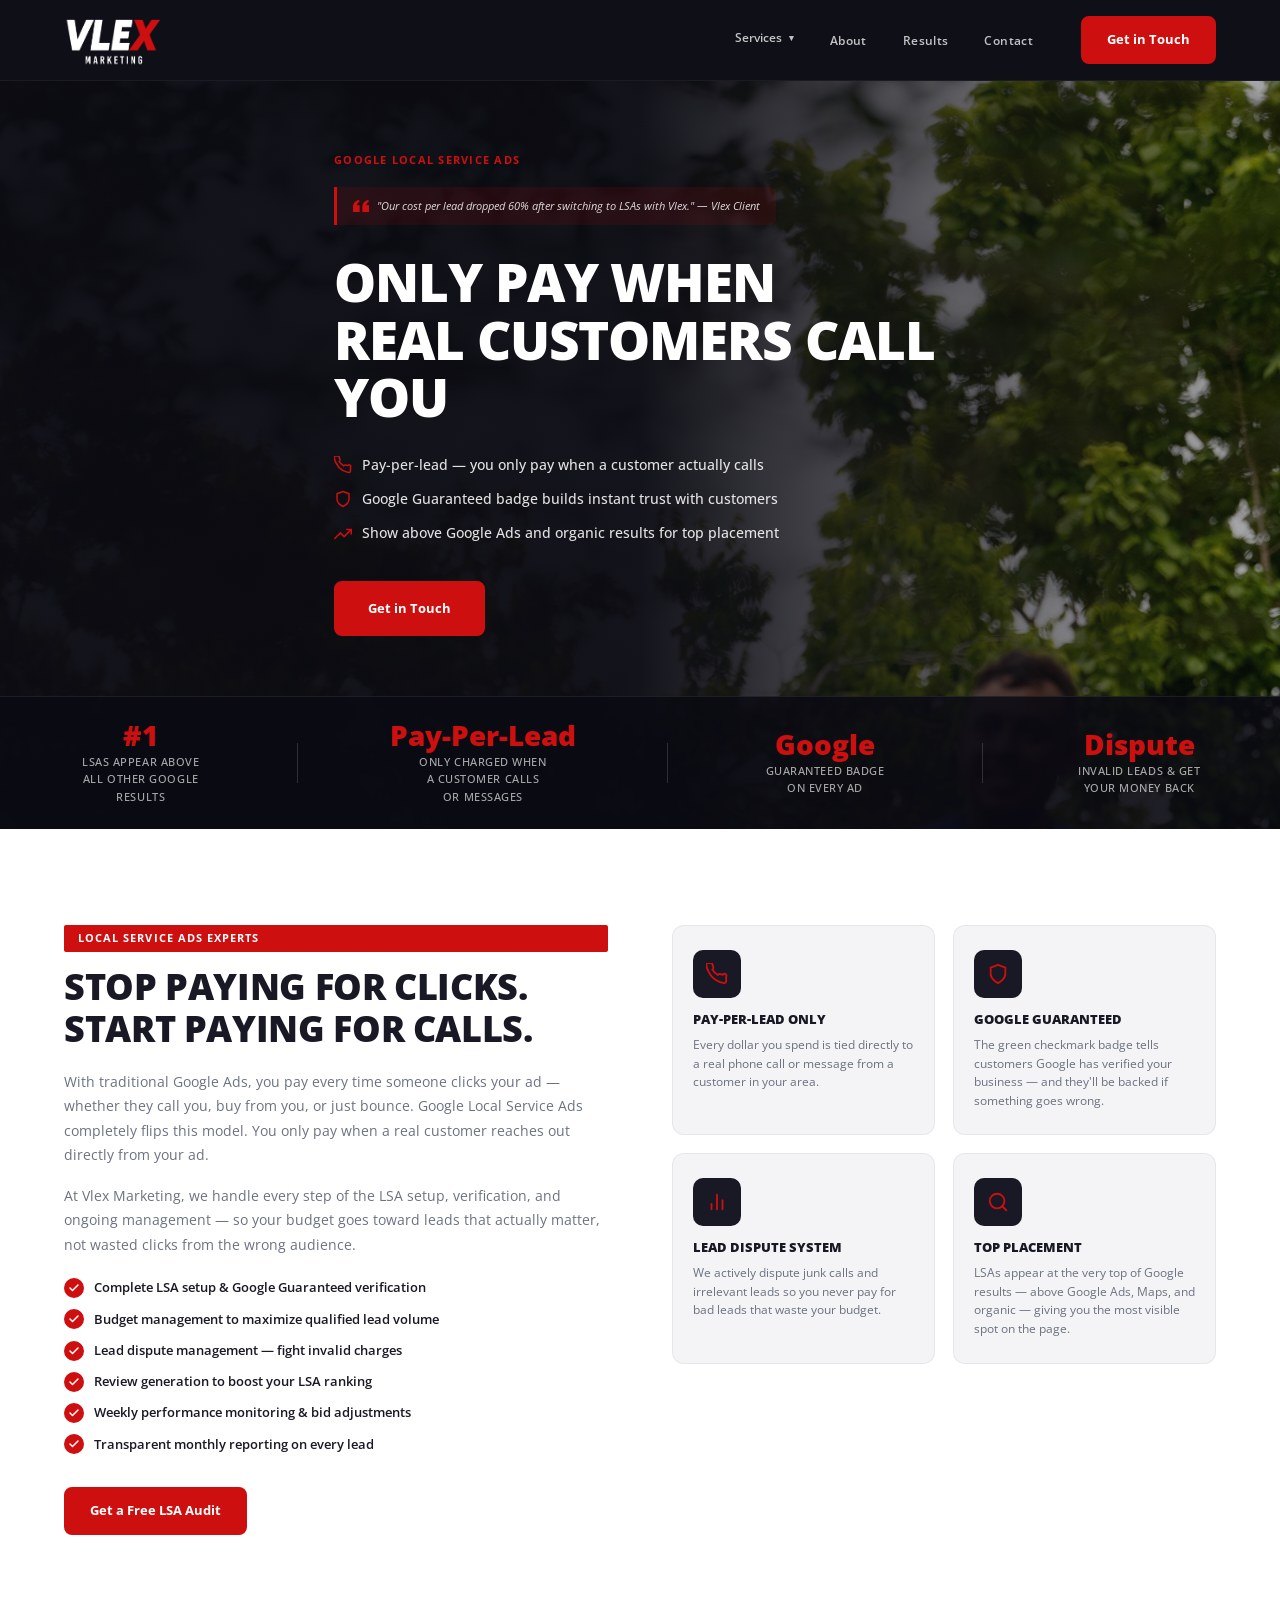
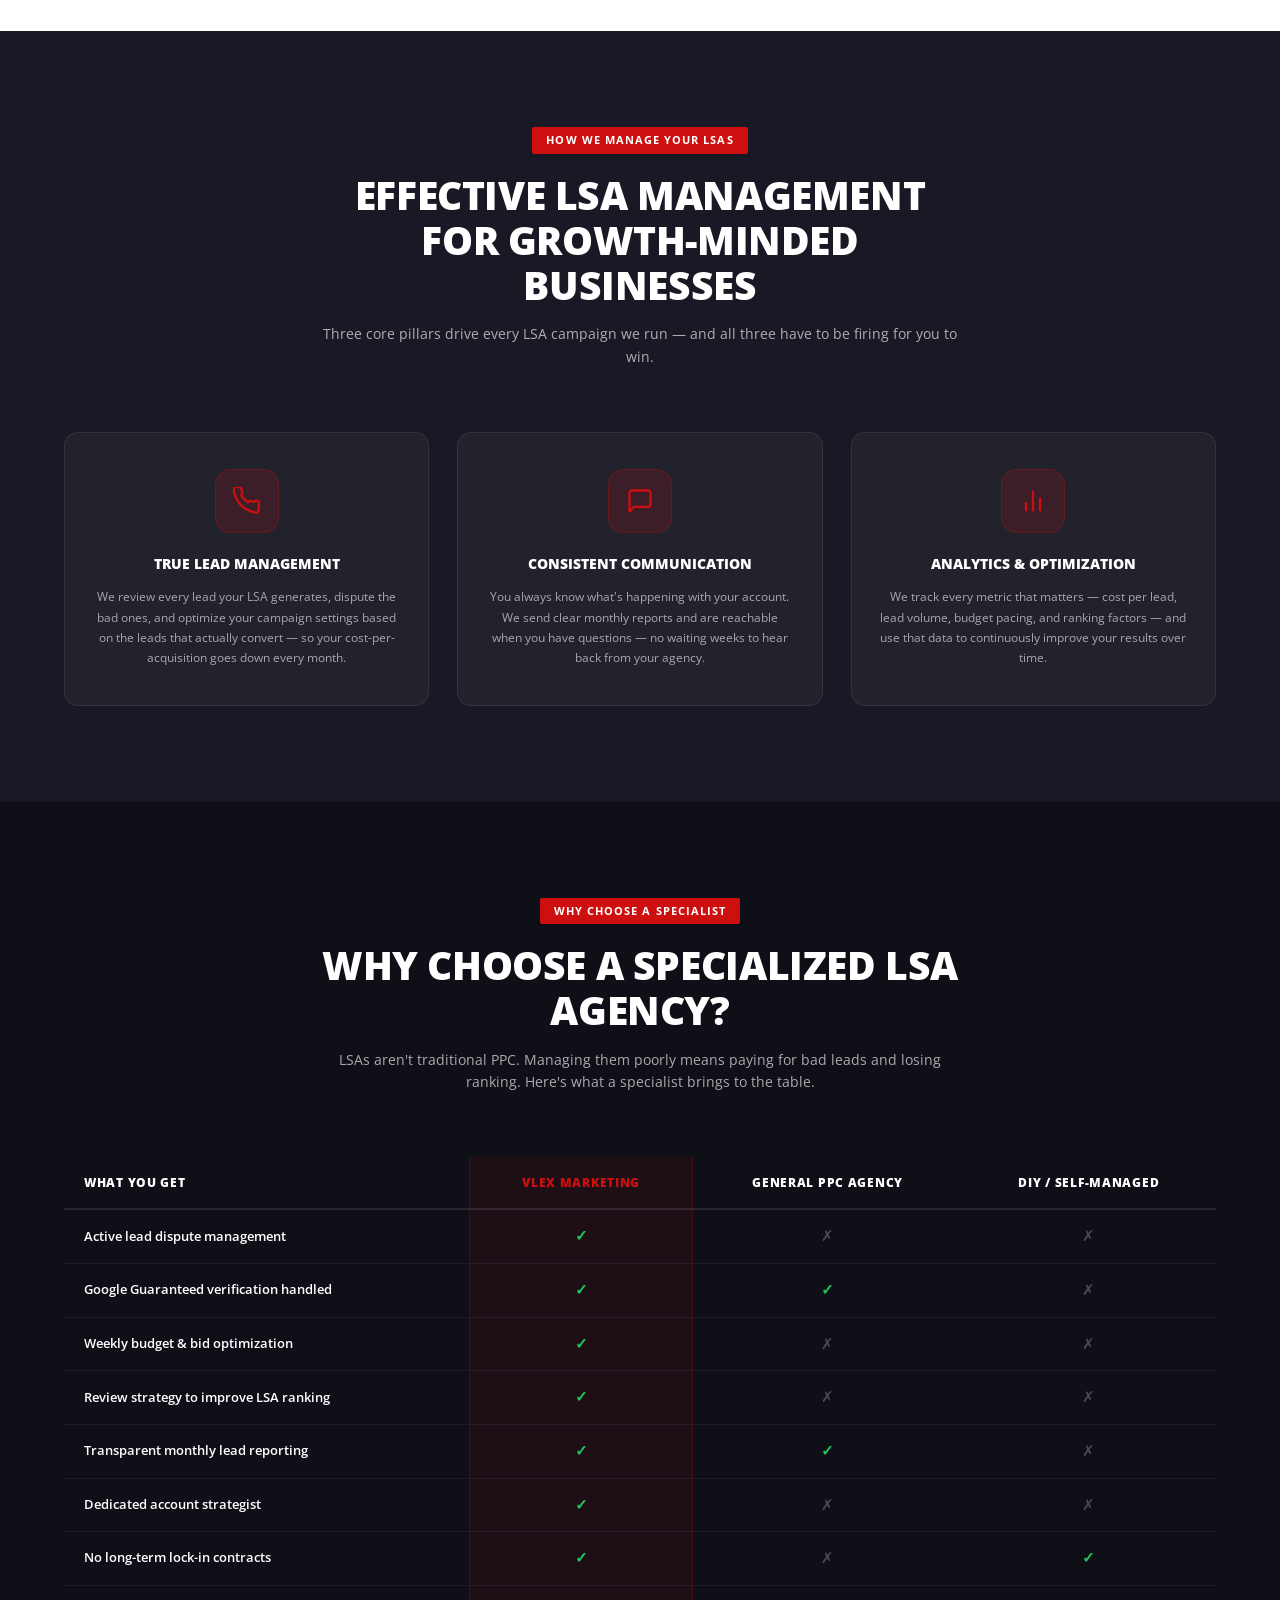
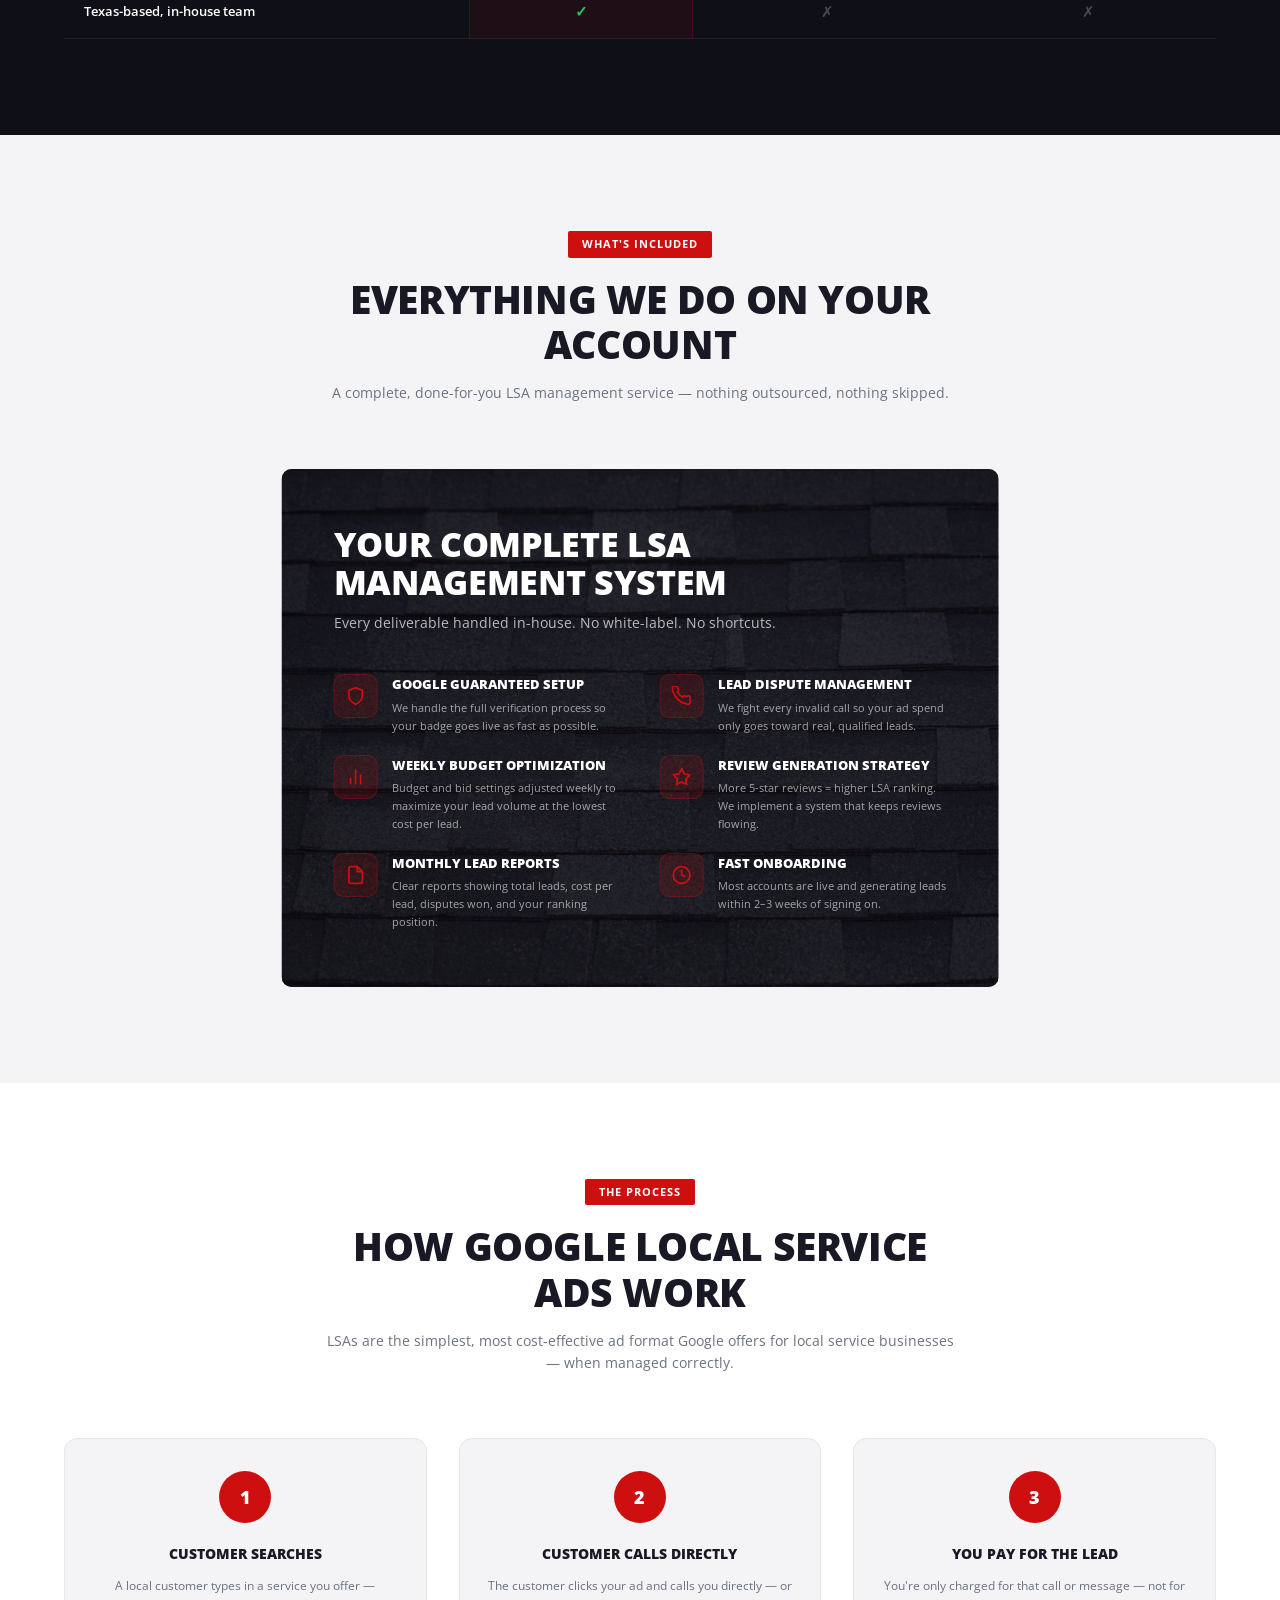
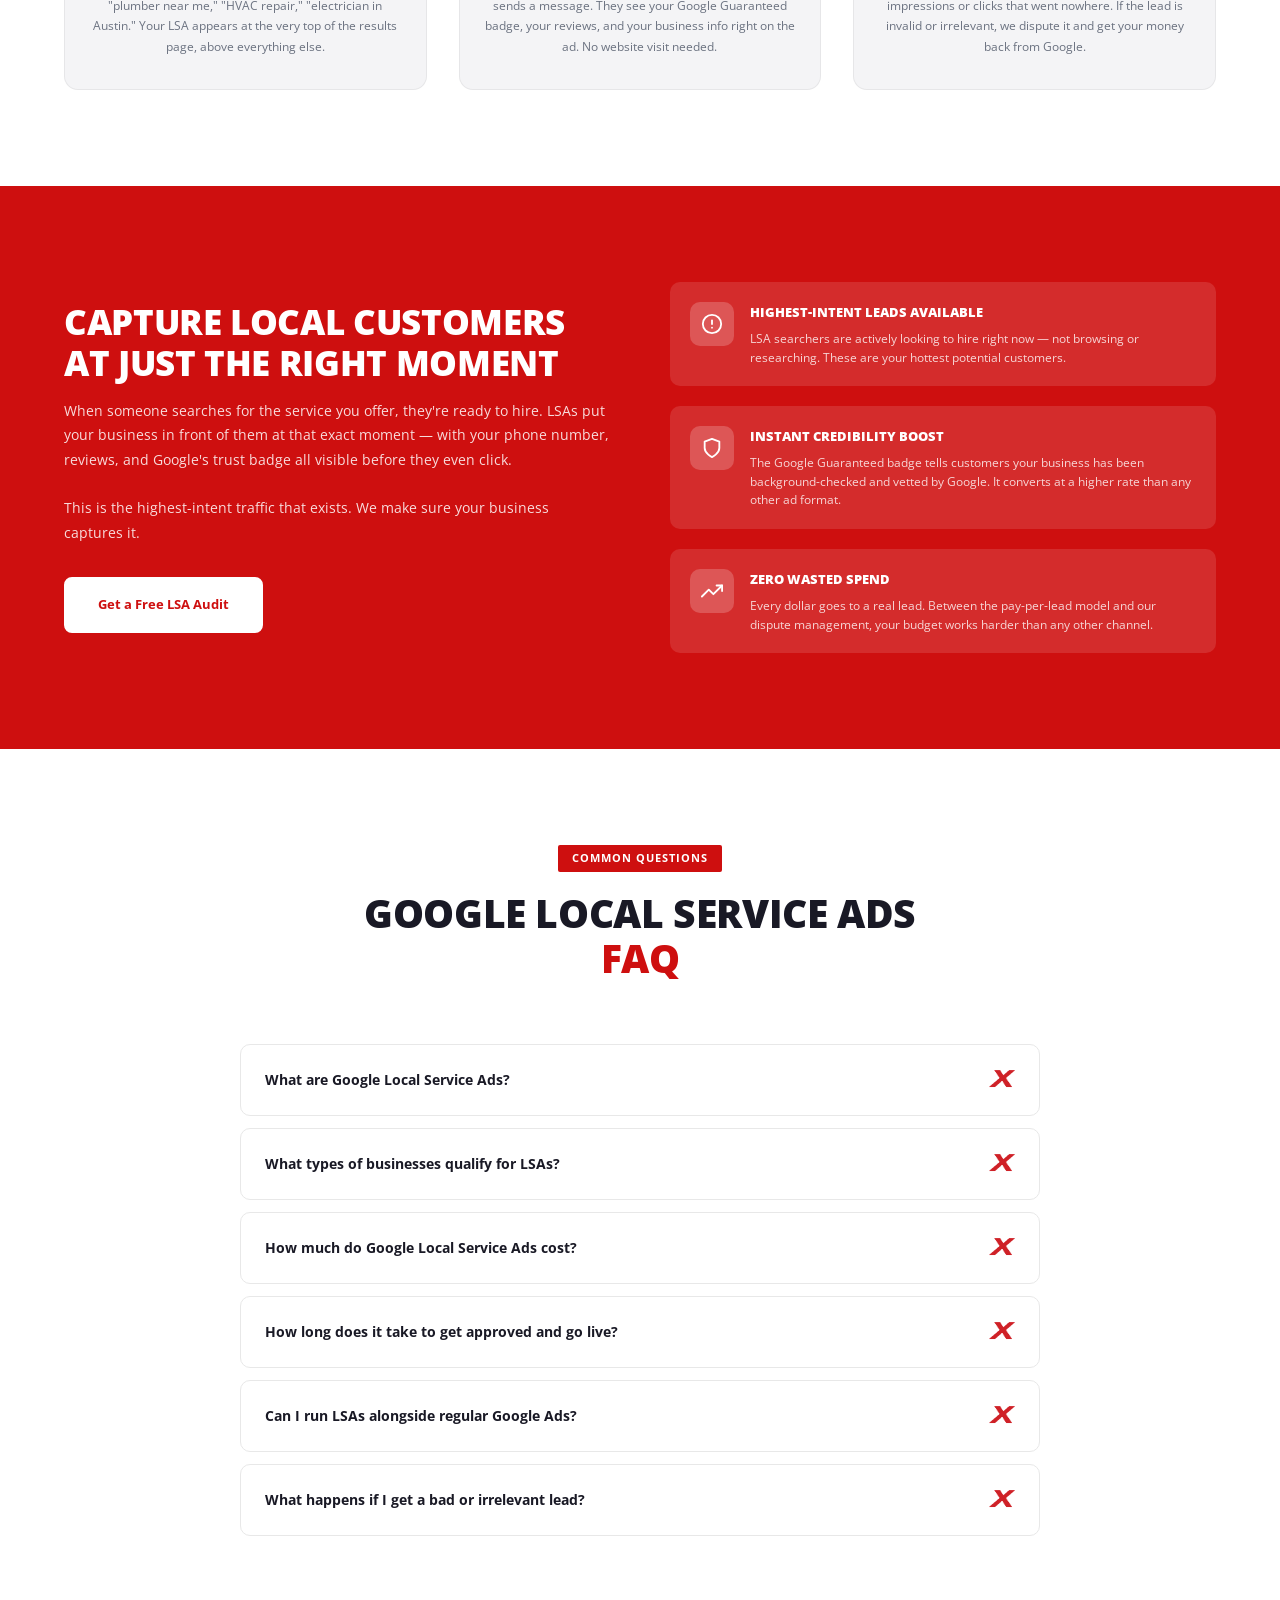
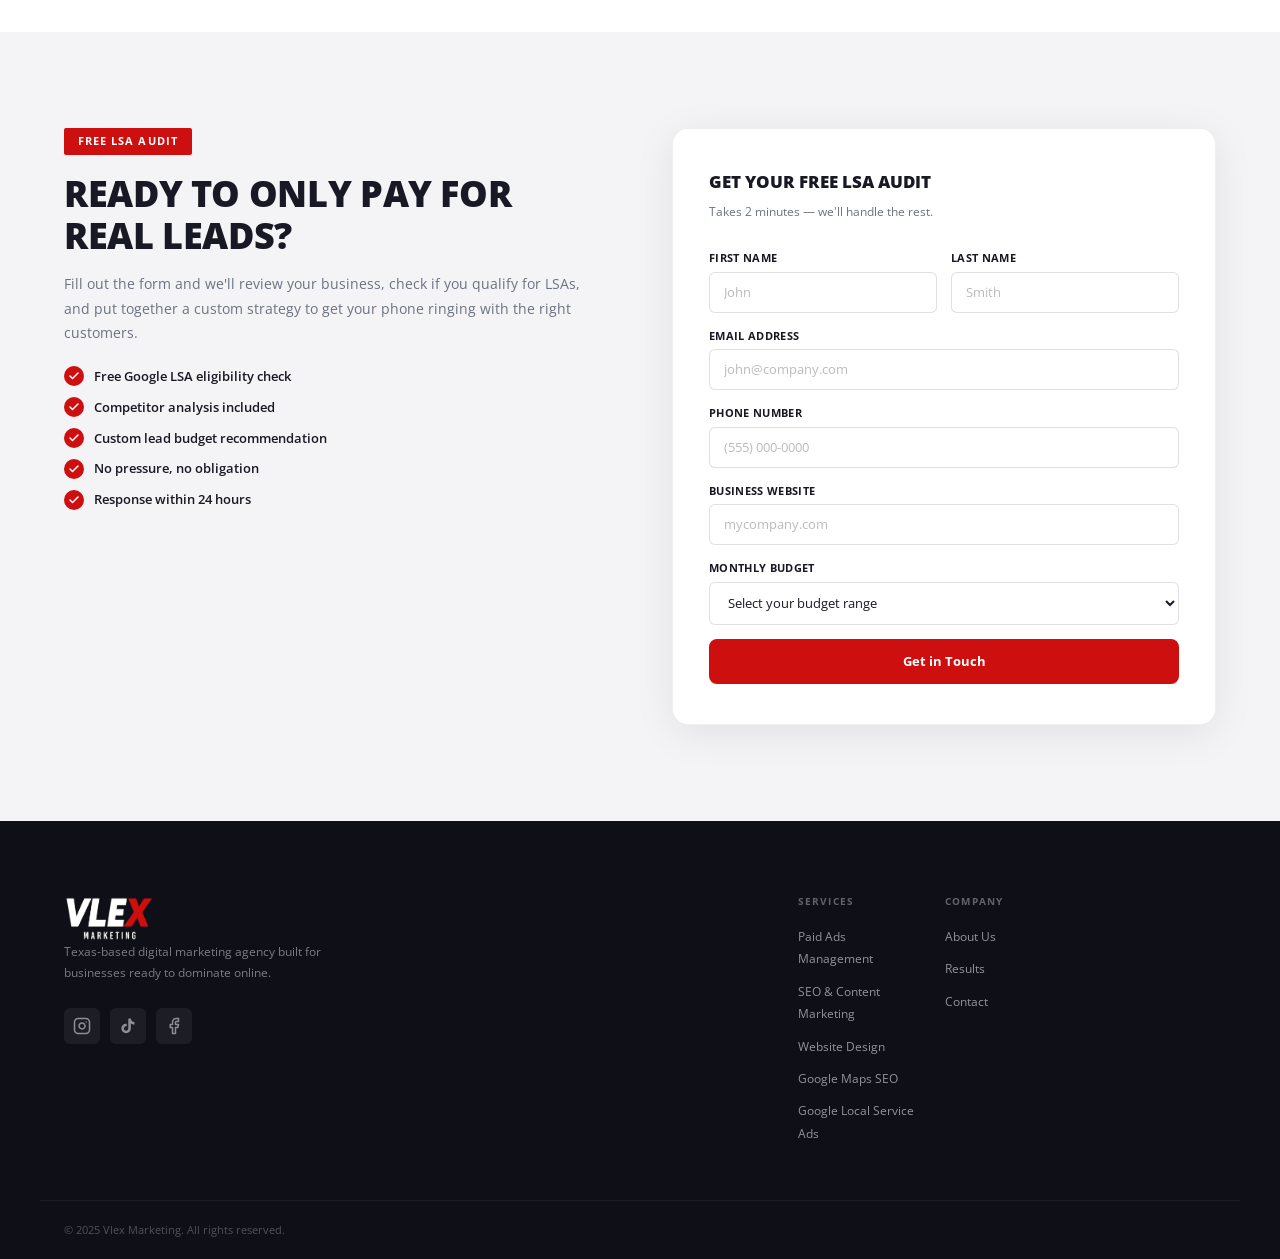
<file: local-service-ads.html>
<!DOCTYPE html>
<html lang="en">
<head>
  <meta charset="UTF-8" />
  <meta name="viewport" content="width=device-width, initial-scale=1.0" />
  <title>Google Local Service Ads — Vlex Marketing</title>
  <meta name="description" content="Vlex Marketing manages Google Local Service Ads so you only pay when real customers call you. Texas-based. Pay-per-lead. Results-driven." />
  <link rel="preconnect" href="https://fonts.googleapis.com" />
  <link rel="preconnect" href="https://fonts.gstatic.com" crossorigin />
  <link href="https://fonts.googleapis.com/css2?family=Open+Sans:wght@400;500;600;700;800;900&display=swap" rel="stylesheet" />
  <link rel="icon" type="image/png" href="favicon.png" />
  <link rel="stylesheet" href="style.css" />
  <link rel="stylesheet" href="local-service-ads.css" />
  <style>
    h1, h2, h3 { text-transform: uppercase !important; }
  </style>
</head>
<body>

  <!-- NAV -->
  <nav class="nav" id="navbar">
    <div class="container nav__inner">
      <a href="index.html" class="nav__logo">
        <img src="brand assests/logovlex.png" alt="Vlex Marketing" />
      </a>
      <ul class="nav__links">
        <li class="nav__item--dropdown">
          <button class="nav__dropdown-toggle" type="button" onclick="var p=this.closest('.nav__item--dropdown');p.classList.toggle('open');event.stopPropagation();">Services <span class="nav__chevron">▾</span></button>
          <div class="nav__mega">
            <div class="mega__main">
              <a href="paid-ads.html" class="mega__card">
                <div class="mega__img"><img src="brand assests/DSC00026-3.jpg" alt="Paid Ads Management" /></div>
                <h4>Paid Ads Management</h4>
                <p>Google Ads, Meta &amp; TikTok campaigns built to generate qualified leads at scale.</p>
              </a>
              <a href="seo.html" class="mega__card">
                <div class="mega__img"><img src="brand assests/DSC00129.jpg" alt="SEO & Content" /></div>
                <h4>SEO &amp; Content Marketing</h4>
                <p>Dominate organic search through technical SEO, authority content, and link building.</p>
              </a>
              <a href="website-design.html" class="mega__card">
                <div class="mega__img"><img src="brand assests/DSC00015.jpg" alt="Website Design" /></div>
                <h4>Website Design</h4>
                <p>High-converting websites and landing pages built for speed and measurable ROI.</p>
              </a>
            </div>
            <div class="mega__side">
              <a href="google-maps.html" class="mega__side-item">
                <div class="mega__side-icon"><svg width="20" height="20" viewBox="0 0 24 24" fill="none" stroke="currentColor" stroke-width="2"><path d="M21 10c0 7-9 13-9 13s-9-6-9-13a9 9 0 0 1 18 0z"/><circle cx="12" cy="10" r="3"/></svg></div>
                <div><h4>Google Maps SEO</h4><p>Get to the top of Google Maps so local customers find you first.</p></div>
              </a>
              <a href="local-service-ads.html" class="mega__side-item">
                <div class="mega__side-icon"><svg width="20" height="20" viewBox="0 0 24 24" fill="none" stroke="currentColor" stroke-width="2"><path d="M22 16.92v3a2 2 0 01-2.18 2 19.79 19.79 0 01-8.63-3.07A19.5 19.5 0 013.07 9.8 19.79 19.79 0 01.22 1.18 2 2 0 012.18 0h3a2 2 0 012 1.72 12.84 12.84 0 00.7 2.81 2 2 0 01-.45 2.11L6.91 7.09a16 16 0 006 6l.56-.56a2 2 0 012.11-.45 12.84 12.84 0 002.81.7A2 2 0 0122 14.92z"/></svg></div>
                <div><h4>Google Local Service Ads</h4><p>Pay-per-lead ads — only pay when customers actually call you.</p></div>
              </a>
            </div>
          </div>
        </li>
        <li><a href="index.html#about">About</a></li>
        <li><a href="index.html#results">Results</a></li>
        <li><a href="index.html#contact">Contact</a></li>
      </ul>
      <a href="#contact" class="btn btn--primary nav__cta">Get in Touch</a>
      <button class="nav__burger" id="burger" aria-label="Toggle menu">
        <span></span><span></span><span></span>
      </button>
    </div>
  </nav>

  <!-- MOBILE MENU -->
  <div class="nav__mobile" id="mobileMenu">
    <ul>
      <li><a href="paid-ads.html">Paid Ads Management</a></li>
      <li><a href="seo.html">SEO &amp; Content Marketing</a></li>
      <li><a href="website-design.html">Website Design</a></li>
      <li><a href="google-maps.html">Google Maps SEO</a></li>
      <li><a href="local-service-ads.html">Google Local Service Ads</a></li>
      <li><a href="index.html#about">About</a></li>
      <li><a href="index.html#results">Results</a></li>
      <li><a href="index.html#contact">Contact</a></li>
    </ul>
  </div>

  <!-- HERO -->
  <section class="ls-hero">
    <div class="ls-hero__bg">
      <img src="brand assests/DSC00129.jpg" alt="Google Local Service Ads management" />
    </div>
    <div class="ls-hero__overlay"></div>
    <div class="container ls-hero__inner">
      <p class="ls-hero__breadcrumb">Google Local Service Ads</p>
      <div class="ls-hero__quote">
        <svg width="16" height="16" viewBox="0 0 24 24" fill="currentColor"><path d="M14.017 21v-7.391c0-5.704 3.731-9.57 8.983-10.609l.995 2.151c-2.432.917-3.995 3.638-3.995 5.849h4v10h-9.983zm-14.017 0v-7.391c0-5.704 3.748-9.57 9-10.609l.996 2.151c-2.433.917-3.996 3.638-3.996 5.849h3.983v10h-9.983z"/></svg>
        <span>"Our cost per lead dropped 60% after switching to LSAs with Vlex." — Vlex Client</span>
      </div>
      <h1 class="ls-hero__headline">ONLY PAY WHEN<br>REAL CUSTOMERS CALL YOU</h1>
      <ul class="ls-hero__bullets">
        <li>
          <svg width="18" height="18" viewBox="0 0 24 24" fill="none" stroke="currentColor" stroke-width="2" stroke-linecap="round" stroke-linejoin="round"><path d="M22 16.92v3a2 2 0 01-2.18 2 19.79 19.79 0 01-8.63-3.07A19.5 19.5 0 013.07 9.8 19.79 19.79 0 01.22 1.18 2 2 0 012.18 0h3a2 2 0 012 1.72 12.84 12.84 0 00.7 2.81 2 2 0 01-.45 2.11L6.91 7.09a16 16 0 006 6l.56-.56a2 2 0 012.11-.45 12.84 12.84 0 002.81.7A2 2 0 0122 14.92z"/></svg>
          Pay-per-lead — you only pay when a customer actually calls
        </li>
        <li>
          <svg width="18" height="18" viewBox="0 0 24 24" fill="none" stroke="currentColor" stroke-width="2" stroke-linecap="round" stroke-linejoin="round"><path d="M12 22s8-4 8-10V5l-8-3-8 3v7c0 6 8 10 8 10z"/></svg>
          Google Guaranteed badge builds instant trust with customers
        </li>
        <li>
          <svg width="18" height="18" viewBox="0 0 24 24" fill="none" stroke="currentColor" stroke-width="2" stroke-linecap="round" stroke-linejoin="round"><polyline points="23 6 13.5 15.5 8.5 10.5 1 18"/><polyline points="17 6 23 6 23 12"/></svg>
          Show above Google Ads and organic results for top placement
        </li>
      </ul>
      <div class="ls-hero__actions">
        <a href="#contact" class="btn btn--primary btn--lg">Get in Touch</a>
      </div>
    </div>
    <div class="ls-hero__stats">
      <div class="container ls-hero__stats-inner">
        <div class="ls-stat">
          <strong>#1</strong>
          <span>LSAs appear above all other Google results</span>
        </div>
        <div class="ls-stat-div"></div>
        <div class="ls-stat">
          <strong>Pay-Per-Lead</strong>
          <span>only charged when a customer calls or messages</span>
        </div>
        <div class="ls-stat-div"></div>
        <div class="ls-stat">
          <strong>Google</strong>
          <span>Guaranteed badge on every ad</span>
        </div>
        <div class="ls-stat-div"></div>
        <div class="ls-stat">
          <strong>Dispute</strong>
          <span>invalid leads &amp; get your money back</span>
        </div>
      </div>
    </div>
  </section>

  <!-- EXPERTISE TWO-COL -->
  <section class="ls-section">
    <div class="container ls-two-col">
      <div class="ls-two-col__text">
        <span class="label-tag">Local Service Ads Experts</span>
        <h2>Stop Paying For Clicks.<br>Start Paying For Calls.</h2>
        <p>With traditional Google Ads, you pay every time someone clicks your ad — whether they call you, buy from you, or just bounce. Google Local Service Ads completely flips this model. You only pay when a real customer reaches out directly from your ad.</p>
        <p>At Vlex Marketing, we handle every step of the LSA setup, verification, and ongoing management — so your budget goes toward leads that actually matter, not wasted clicks from the wrong audience.</p>
        <ul class="ls-checklist">
          <li>Complete LSA setup &amp; Google Guaranteed verification</li>
          <li>Budget management to maximize qualified lead volume</li>
          <li>Lead dispute management — fight invalid charges</li>
          <li>Review generation to boost your LSA ranking</li>
          <li>Weekly performance monitoring &amp; bid adjustments</li>
          <li>Transparent monthly reporting on every lead</li>
        </ul>
        <a href="#contact" class="btn btn--primary">Get a Free LSA Audit</a>
      </div>
      <div class="ls-cards">
        <div class="ls-card">
          <div class="ls-card__icon">
            <svg width="22" height="22" viewBox="0 0 24 24" fill="none" stroke="currentColor" stroke-width="2" stroke-linecap="round" stroke-linejoin="round"><path d="M22 16.92v3a2 2 0 01-2.18 2 19.79 19.79 0 01-8.63-3.07A19.5 19.5 0 013.07 9.8 19.79 19.79 0 01.22 1.18 2 2 0 012.18 0h3a2 2 0 012 1.72 12.84 12.84 0 00.7 2.81 2 2 0 01-.45 2.11L6.91 7.09a16 16 0 006 6l.56-.56a2 2 0 012.11-.45 12.84 12.84 0 002.81.7A2 2 0 0122 14.92z"/></svg>
          </div>
          <h3>Pay-Per-Lead Only</h3>
          <p>Every dollar you spend is tied directly to a real phone call or message from a customer in your area.</p>
        </div>
        <div class="ls-card">
          <div class="ls-card__icon">
            <svg width="22" height="22" viewBox="0 0 24 24" fill="none" stroke="currentColor" stroke-width="2" stroke-linecap="round" stroke-linejoin="round"><path d="M12 22s8-4 8-10V5l-8-3-8 3v7c0 6 8 10 8 10z"/></svg>
          </div>
          <h3>Google Guaranteed</h3>
          <p>The green checkmark badge tells customers Google has verified your business — and they'll be backed if something goes wrong.</p>
        </div>
        <div class="ls-card">
          <div class="ls-card__icon">
            <svg width="22" height="22" viewBox="0 0 24 24" fill="none" stroke="currentColor" stroke-width="2" stroke-linecap="round" stroke-linejoin="round"><line x1="18" y1="20" x2="18" y2="10"/><line x1="12" y1="20" x2="12" y2="4"/><line x1="6" y1="20" x2="6" y2="14"/></svg>
          </div>
          <h3>Lead Dispute System</h3>
          <p>We actively dispute junk calls and irrelevant leads so you never pay for bad leads that waste your budget.</p>
        </div>
        <div class="ls-card">
          <div class="ls-card__icon">
            <svg width="22" height="22" viewBox="0 0 24 24" fill="none" stroke="currentColor" stroke-width="2" stroke-linecap="round" stroke-linejoin="round"><circle cx="11" cy="11" r="8"/><line x1="21" y1="21" x2="16.65" y2="16.65"/></svg>
          </div>
          <h3>Top Placement</h3>
          <p>LSAs appear at the very top of Google results — above Google Ads, Maps, and organic — giving you the most visible spot on the page.</p>
        </div>
      </div>
    </div>
  </section>

  <!-- PILLARS (DARK) -->
  <section class="ls-section ls-pillars">
    <div class="container">
      <div class="section__header">
        <span class="label-tag">How We Manage Your LSAs</span>
        <h2>Effective LSA Management For Growth-Minded Businesses</h2>
        <p>Three core pillars drive every LSA campaign we run — and all three have to be firing for you to win.</p>
      </div>
      <div class="ls-pillar-grid">
        <div class="ls-pillar">
          <div class="ls-pillar__icon">
            <svg width="28" height="28" viewBox="0 0 24 24" fill="none" stroke="currentColor" stroke-width="2" stroke-linecap="round" stroke-linejoin="round"><path d="M22 16.92v3a2 2 0 01-2.18 2 19.79 19.79 0 01-8.63-3.07A19.5 19.5 0 013.07 9.8 19.79 19.79 0 01.22 1.18 2 2 0 012.18 0h3a2 2 0 012 1.72 12.84 12.84 0 00.7 2.81 2 2 0 01-.45 2.11L6.91 7.09a16 16 0 006 6l.56-.56a2 2 0 012.11-.45 12.84 12.84 0 002.81.7A2 2 0 0122 14.92z"/></svg>
          </div>
          <h3>True Lead Management</h3>
          <p>We review every lead your LSA generates, dispute the bad ones, and optimize your campaign settings based on the leads that actually convert — so your cost-per-acquisition goes down every month.</p>
        </div>
        <div class="ls-pillar">
          <div class="ls-pillar__icon">
            <svg width="28" height="28" viewBox="0 0 24 24" fill="none" stroke="currentColor" stroke-width="2" stroke-linecap="round" stroke-linejoin="round"><path d="M21 15a2 2 0 0 1-2 2H7l-4 4V5a2 2 0 0 1 2-2h14a2 2 0 0 1 2 2z"/></svg>
          </div>
          <h3>Consistent Communication</h3>
          <p>You always know what's happening with your account. We send clear monthly reports and are reachable when you have questions — no waiting weeks to hear back from your agency.</p>
        </div>
        <div class="ls-pillar">
          <div class="ls-pillar__icon">
            <svg width="28" height="28" viewBox="0 0 24 24" fill="none" stroke="currentColor" stroke-width="2" stroke-linecap="round" stroke-linejoin="round"><line x1="18" y1="20" x2="18" y2="10"/><line x1="12" y1="20" x2="12" y2="4"/><line x1="6" y1="20" x2="6" y2="14"/></svg>
          </div>
          <h3>Analytics &amp; Optimization</h3>
          <p>We track every metric that matters — cost per lead, lead volume, budget pacing, and ranking factors — and use that data to continuously improve your results over time.</p>
        </div>
      </div>
    </div>
  </section>

  <!-- COMPARISON TABLE -->
  <section class="ls-section ls-compare">
    <div class="container">
      <div class="section__header">
        <span class="label-tag">Why Choose A Specialist</span>
        <h2>Why Choose A Specialized LSA Agency?</h2>
        <p>LSAs aren't traditional PPC. Managing them poorly means paying for bad leads and losing ranking. Here's what a specialist brings to the table.</p>
      </div>
      <div class="ls-table-wrap">
        <table class="ls-table">
          <thead>
            <tr>
              <th>What You Get</th>
              <th class="th--vlex th--vlex-col">Vlex Marketing</th>
              <th>General PPC Agency</th>
              <th>DIY / Self-Managed</th>
            </tr>
          </thead>
          <tbody>
            <tr>
              <td>Active lead dispute management</td>
              <td class="td--vlex"><span class="ls-check">✓</span></td>
              <td><span class="ls-cross">✗</span></td>
              <td><span class="ls-cross">✗</span></td>
            </tr>
            <tr>
              <td>Google Guaranteed verification handled</td>
              <td class="td--vlex"><span class="ls-check">✓</span></td>
              <td><span class="ls-check">✓</span></td>
              <td><span class="ls-cross">✗</span></td>
            </tr>
            <tr>
              <td>Weekly budget &amp; bid optimization</td>
              <td class="td--vlex"><span class="ls-check">✓</span></td>
              <td><span class="ls-cross">✗</span></td>
              <td><span class="ls-cross">✗</span></td>
            </tr>
            <tr>
              <td>Review strategy to improve LSA ranking</td>
              <td class="td--vlex"><span class="ls-check">✓</span></td>
              <td><span class="ls-cross">✗</span></td>
              <td><span class="ls-cross">✗</span></td>
            </tr>
            <tr>
              <td>Transparent monthly lead reporting</td>
              <td class="td--vlex"><span class="ls-check">✓</span></td>
              <td><span class="ls-check">✓</span></td>
              <td><span class="ls-cross">✗</span></td>
            </tr>
            <tr>
              <td>Dedicated account strategist</td>
              <td class="td--vlex"><span class="ls-check">✓</span></td>
              <td><span class="ls-cross">✗</span></td>
              <td><span class="ls-cross">✗</span></td>
            </tr>
            <tr>
              <td>No long-term lock-in contracts</td>
              <td class="td--vlex"><span class="ls-check">✓</span></td>
              <td><span class="ls-cross">✗</span></td>
              <td><span class="ls-check">✓</span></td>
            </tr>
            <tr>
              <td>Texas-based, in-house team</td>
              <td class="td--vlex"><span class="ls-check">✓</span></td>
              <td><span class="ls-cross">✗</span></td>
              <td><span class="ls-cross">✗</span></td>
            </tr>
          </tbody>
        </table>
      </div>
    </div>
  </section>

  <!-- WHAT YOU GET (SHINGLE BOX) -->
  <section class="ls-section ls-get">
    <div class="container">
      <div class="section__header">
        <span class="label-tag">What's Included</span>
        <h2>Everything We Do On Your Account</h2>
        <p>A complete, done-for-you LSA management service — nothing outsourced, nothing skipped.</p>
      </div>
    </div>
    <div class="ls-shingle-wrap">
      <div class="ls-shingle-wrap__bg"></div>
      <div class="ls-shingle-wrap__overlay"></div>
      <div class="ls-shingle-content">
        <h2>Your Complete LSA Management System</h2>
        <p>Every deliverable handled in-house. No white-label. No shortcuts.</p>
        <div class="ls-shingle-list">
          <div class="ls-shingle-item">
            <div class="ls-shingle-icon">
              <svg width="20" height="20" viewBox="0 0 24 24" fill="none" stroke="currentColor" stroke-width="2" stroke-linecap="round" stroke-linejoin="round"><path d="M12 22s8-4 8-10V5l-8-3-8 3v7c0 6 8 10 8 10z"/></svg>
            </div>
            <div>
              <h3>Google Guaranteed Setup</h3>
              <p>We handle the full verification process so your badge goes live as fast as possible.</p>
            </div>
          </div>
          <div class="ls-shingle-item">
            <div class="ls-shingle-icon">
              <svg width="20" height="20" viewBox="0 0 24 24" fill="none" stroke="currentColor" stroke-width="2" stroke-linecap="round" stroke-linejoin="round"><path d="M22 16.92v3a2 2 0 01-2.18 2 19.79 19.79 0 01-8.63-3.07A19.5 19.5 0 013.07 9.8 19.79 19.79 0 01.22 1.18 2 2 0 012.18 0h3a2 2 0 012 1.72 12.84 12.84 0 00.7 2.81 2 2 0 01-.45 2.11L6.91 7.09a16 16 0 006 6l.56-.56a2 2 0 012.11-.45 12.84 12.84 0 002.81.7A2 2 0 0122 14.92z"/></svg>
            </div>
            <div>
              <h3>Lead Dispute Management</h3>
              <p>We fight every invalid call so your ad spend only goes toward real, qualified leads.</p>
            </div>
          </div>
          <div class="ls-shingle-item">
            <div class="ls-shingle-icon">
              <svg width="20" height="20" viewBox="0 0 24 24" fill="none" stroke="currentColor" stroke-width="2" stroke-linecap="round" stroke-linejoin="round"><line x1="18" y1="20" x2="18" y2="10"/><line x1="12" y1="20" x2="12" y2="4"/><line x1="6" y1="20" x2="6" y2="14"/></svg>
            </div>
            <div>
              <h3>Weekly Budget Optimization</h3>
              <p>Budget and bid settings adjusted weekly to maximize your lead volume at the lowest cost per lead.</p>
            </div>
          </div>
          <div class="ls-shingle-item">
            <div class="ls-shingle-icon">
              <svg width="20" height="20" viewBox="0 0 24 24" fill="none" stroke="currentColor" stroke-width="2" stroke-linecap="round" stroke-linejoin="round"><polygon points="12 2 15.09 8.26 22 9.27 17 14.14 18.18 21.02 12 17.77 5.82 21.02 7 14.14 2 9.27 8.91 8.26 12 2"/></svg>
            </div>
            <div>
              <h3>Review Generation Strategy</h3>
              <p>More 5-star reviews = higher LSA ranking. We implement a system that keeps reviews flowing.</p>
            </div>
          </div>
          <div class="ls-shingle-item">
            <div class="ls-shingle-icon">
              <svg width="20" height="20" viewBox="0 0 24 24" fill="none" stroke="currentColor" stroke-width="2" stroke-linecap="round" stroke-linejoin="round"><path d="M14 2H6a2 2 0 0 0-2 2v16a2 2 0 0 0 2 2h12a2 2 0 0 0 2-2V8z"/><polyline points="14 2 14 8 20 8"/></svg>
            </div>
            <div>
              <h3>Monthly Lead Reports</h3>
              <p>Clear reports showing total leads, cost per lead, disputes won, and your ranking position.</p>
            </div>
          </div>
          <div class="ls-shingle-item">
            <div class="ls-shingle-icon">
              <svg width="20" height="20" viewBox="0 0 24 24" fill="none" stroke="currentColor" stroke-width="2" stroke-linecap="round" stroke-linejoin="round"><circle cx="12" cy="12" r="10"/><polyline points="12 6 12 12 16 14"/></svg>
            </div>
            <div>
              <h3>Fast Onboarding</h3>
              <p>Most accounts are live and generating leads within 2–3 weeks of signing on.</p>
            </div>
          </div>
        </div>
      </div>
    </div>
  </section>

  <!-- HOW IT WORKS -->
  <section class="ls-section ls-how">
    <div class="container">
      <div class="section__header">
        <span class="label-tag">The Process</span>
        <h2>How Google Local Service Ads Work</h2>
        <p>LSAs are the simplest, most cost-effective ad format Google offers for local service businesses — when managed correctly.</p>
      </div>
      <div class="ls-how-grid">
        <div class="ls-how-step">
          <div class="ls-how-step__num">1</div>
          <h3>Customer Searches</h3>
          <p>A local customer types in a service you offer — "plumber near me," "HVAC repair," "electrician in Austin." Your LSA appears at the very top of the results page, above everything else.</p>
        </div>
        <div class="ls-how-step">
          <div class="ls-how-step__num">2</div>
          <h3>Customer Calls Directly</h3>
          <p>The customer clicks your ad and calls you directly — or sends a message. They see your Google Guaranteed badge, your reviews, and your business info right on the ad. No website visit needed.</p>
        </div>
        <div class="ls-how-step">
          <div class="ls-how-step__num">3</div>
          <h3>You Pay For The Lead</h3>
          <p>You're only charged for that call or message — not for impressions or clicks that went nowhere. If the lead is invalid or irrelevant, we dispute it and get your money back from Google.</p>
        </div>
      </div>
    </div>
  </section>

  <!-- CAPTURE BANNER -->
  <section class="ls-section ls-capture">
    <div class="container ls-capture-inner">
      <div>
        <h2>Capture Local Customers At Just The Right Moment</h2>
        <p>When someone searches for the service you offer, they're ready to hire. LSAs put your business in front of them at that exact moment — with your phone number, reviews, and Google's trust badge all visible before they even click.</p>
        <p>This is the highest-intent traffic that exists. We make sure your business captures it.</p>
        <a href="#contact" class="btn btn--primary btn--lg" style="margin-top:8px;">Get a Free LSA Audit</a>
      </div>
      <div class="ls-capture-points">
        <div class="ls-capture-point">
          <div class="ls-capture-point__icon">
            <svg width="22" height="22" viewBox="0 0 24 24" fill="none" stroke="currentColor" stroke-width="2" stroke-linecap="round" stroke-linejoin="round"><circle cx="12" cy="12" r="10"/><line x1="12" y1="8" x2="12" y2="12"/><line x1="12" y1="16" x2="12.01" y2="16"/></svg>
          </div>
          <div>
            <h3>Highest-Intent Leads Available</h3>
            <p>LSA searchers are actively looking to hire right now — not browsing or researching. These are your hottest potential customers.</p>
          </div>
        </div>
        <div class="ls-capture-point">
          <div class="ls-capture-point__icon">
            <svg width="22" height="22" viewBox="0 0 24 24" fill="none" stroke="currentColor" stroke-width="2" stroke-linecap="round" stroke-linejoin="round"><path d="M12 22s8-4 8-10V5l-8-3-8 3v7c0 6 8 10 8 10z"/></svg>
          </div>
          <div>
            <h3>Instant Credibility Boost</h3>
            <p>The Google Guaranteed badge tells customers your business has been background-checked and vetted by Google. It converts at a higher rate than any other ad format.</p>
          </div>
        </div>
        <div class="ls-capture-point">
          <div class="ls-capture-point__icon">
            <svg width="22" height="22" viewBox="0 0 24 24" fill="none" stroke="currentColor" stroke-width="2" stroke-linecap="round" stroke-linejoin="round"><polyline points="23 6 13.5 15.5 8.5 10.5 1 18"/><polyline points="17 6 23 6 23 12"/></svg>
          </div>
          <div>
            <h3>Zero Wasted Spend</h3>
            <p>Every dollar goes to a real lead. Between the pay-per-lead model and our dispute management, your budget works harder than any other channel.</p>
          </div>
        </div>
      </div>
    </div>
  </section>

  <!-- FAQ -->
  <section class="ls-section ls-faq" id="faq">
    <div class="container">
      <div class="section__header">
        <span class="label-tag">Common Questions</span>
        <h2>Google Local Service Ads <span class="text--red">FAQ</span></h2>
      </div>
      <div class="ls-faq__list">

        <div class="ls-faq__item">
          <button class="ls-faq__q">
            What are Google Local Service Ads?
            <img src="brand assests/the X.png" class="ls-faq__icon" alt="" width="26" height="26" />
          </button>
          <div class="ls-faq__a">
            <p>Google Local Service Ads (LSAs) are a pay-per-lead ad format designed specifically for local service businesses. Unlike traditional Google Ads where you pay per click, LSAs only charge you when a customer directly calls or messages your business through the ad. They appear at the very top of Google's search results — above traditional ads, Maps results, and organic listings — making them the most prominent spot on the page.</p>
          </div>
        </div>

        <div class="ls-faq__item">
          <button class="ls-faq__q">
            What types of businesses qualify for LSAs?
            <img src="brand assests/the X.png" class="ls-faq__icon" alt="" width="26" height="26" />
          </button>
          <div class="ls-faq__a">
            <p>Google Local Service Ads are available for a wide range of local service categories including HVAC, plumbing, electrical, roofing, landscaping, pest control, locksmithing, cleaning services, real estate agents, lawyers, financial planners, and more. Google periodically expands the eligible categories. If you're unsure whether your business qualifies, we'll tell you in your free audit call.</p>
          </div>
        </div>

        <div class="ls-faq__item">
          <button class="ls-faq__q">
            How much do Google Local Service Ads cost?
            <img src="brand assests/the X.png" class="ls-faq__icon" alt="" width="26" height="26" />
          </button>
          <div class="ls-faq__a">
            <p>LSA costs vary by industry and location. You set a weekly budget and Google charges you per lead — typically ranging from $15 to $150+ per lead depending on your service type and market competitiveness. The beauty of the model is that you control the budget ceiling entirely, and we actively dispute bad leads to make sure you're only paying for contacts that have real potential. Our management fee is separate from your ad spend and is based on your campaign size.</p>
          </div>
        </div>

        <div class="ls-faq__item">
          <button class="ls-faq__q">
            How long does it take to get approved and go live?
            <img src="brand assests/the X.png" class="ls-faq__icon" alt="" width="26" height="26" />
          </button>
          <div class="ls-faq__a">
            <p>The Google Guaranteed verification process involves a background check on your business and license verification. In most cases, the process takes 2–4 weeks from start to finish. We handle all of the paperwork and guide you through every step so there are no delays caused by missing documents or missed deadlines. Once approved, your ads can start generating leads within days.</p>
          </div>
        </div>

        <div class="ls-faq__item">
          <button class="ls-faq__q">
            Can I run LSAs alongside regular Google Ads?
            <img src="brand assests/the X.png" class="ls-faq__icon" alt="" width="26" height="26" />
          </button>
          <div class="ls-faq__a">
            <p>Yes — and many of our clients do exactly that. LSAs and Google Ads serve different functions. LSAs are pay-per-lead and appear at the very top for high-intent local searches. Traditional Google Ads give you more control over keywords, targeting, and creative, and can capture a wider funnel. Running both together creates a dominant presence across the entire Google results page. We can manage both for you and make sure the budgets are working in harmony.</p>
          </div>
        </div>

        <div class="ls-faq__item">
          <button class="ls-faq__q">
            What happens if I get a bad or irrelevant lead?
            <img src="brand assests/the X.png" class="ls-faq__icon" alt="" width="26" height="26" />
          </button>
          <div class="ls-faq__a">
            <p>Google allows you to dispute leads that are outside your service area, for a service you don't offer, spam calls, or wrong numbers. When managed correctly, disputes can recover a meaningful portion of your ad spend. This is one of the biggest advantages of having an experienced agency manage your LSAs — most business owners either don't dispute leads at all or don't do it correctly. We handle all disputes on your behalf as part of our standard management service.</p>
          </div>
        </div>

      </div>
    </div>
  </section>

  <!-- CTA FORM -->
  <section class="ls-section ls-cta-form" id="contact">
    <div class="container ls-form-wrap">
      <div class="ls-form-text">
        <span class="label-tag">Free LSA Audit</span>
        <h2>Ready To Only Pay For Real Leads?</h2>
        <p>Fill out the form and we'll review your business, check if you qualify for LSAs, and put together a custom strategy to get your phone ringing with the right customers.</p>
        <ul class="ls-form-perks">
          <li>Free Google LSA eligibility check</li>
          <li>Competitor analysis included</li>
          <li>Custom lead budget recommendation</li>
          <li>No pressure, no obligation</li>
          <li>Response within 24 hours</li>
        </ul>
      </div>
      <div class="ls-form-card">
        <h3>Get Your Free LSA Audit</h3>
        <p>Takes 2 minutes — we'll handle the rest.</p>
        <form id="lsForm">
          <div class="form-row">
            <div class="form-group">
              <label for="ls_fname">First Name</label>
              <input type="text" id="ls_fname" name="fname" placeholder="John" required />
            </div>
            <div class="form-group">
              <label for="ls_lname">Last Name</label>
              <input type="text" id="ls_lname" name="lname" placeholder="Smith" required />
            </div>
          </div>
          <div class="form-group">
            <label for="ls_email">Email Address</label>
            <input type="email" id="ls_email" name="email" placeholder="john@company.com" required />
          </div>
          <div class="form-group">
            <label for="ls_phone">Phone Number</label>
            <input type="tel" id="ls_phone" name="phone" placeholder="(555) 000-0000" />
          </div>
          <div class="form-group">
            <label for="ls_business">Business Website</label>
            <input type="text" id="ls_business" name="business" placeholder="mycompany.com" />
          </div>
          <div class="form-group">
            <label for="ls_budget">Monthly Budget</label>
            <select id="ls_budget" name="budget">
              <option value="">Select your budget range</option>
              <option>Under $500/mo</option>
              <option>$500 – $1,500/mo</option>
              <option>$1,500 – $3,000/mo</option>
              <option>$3,000 – $6,000/mo</option>
              <option>$6,000+/mo</option>
            </select>
          </div>
          <button type="submit" class="btn btn--primary btn--full">Get in Touch</button>
        </form>
      </div>
    </div>
  </section>

  <!-- FOOTER -->
  <footer class="footer">
    <div class="container footer__inner">
      <div class="footer__brand">
        <a href="index.html" class="footer__logo">
          <img src="brand assests/logovlex.png" alt="Vlex Marketing" style="height:48px;width:auto;display:block;" />
        </a>
        <p>Texas-based digital marketing agency built for businesses ready to dominate online.</p>
        <div class="footer__social">
          <a href="https://www.instagram.com/vlexmarketing" target="_blank" rel="noopener noreferrer" aria-label="Instagram">
            <svg width="18" height="18" viewBox="0 0 24 24" fill="none" stroke="currentColor" stroke-width="2" stroke-linecap="round" stroke-linejoin="round"><rect x="2" y="2" width="20" height="20" rx="5" ry="5"/><path d="M16 11.37A4 4 0 1 1 12.63 8 4 4 0 0 1 16 11.37z"/><line x1="17.5" y1="6.5" x2="17.51" y2="6.5"/></svg>
          </a>
          <a href="https://www.tiktok.com/@vlexmarketing" target="_blank" rel="noopener noreferrer" aria-label="TikTok">
            <svg width="18" height="18" viewBox="0 0 24 24" fill="currentColor"><path d="M19.59 6.69a4.83 4.83 0 0 1-3.77-4.25V2h-3.45v13.67a2.89 2.89 0 0 1-2.88 2.5 2.89 2.89 0 0 1-2.89-2.89 2.89 2.89 0 0 1 2.89-2.89c.28 0 .54.04.79.1V9.01a6.33 6.33 0 0 0-.79-.05 6.34 6.34 0 0 0-6.34 6.34 6.34 6.34 0 0 0 6.34 6.34 6.34 6.34 0 0 0 6.33-6.34V8.69a8.18 8.18 0 0 0 4.78 1.52V6.75a4.85 4.85 0 0 1-1.01-.06z"/></svg>
          </a>
          <a href="https://www.facebook.com/share/1BEuyUZEoK/?mibextid=wwXIfr" target="_blank" rel="noopener noreferrer" aria-label="Facebook">
            <svg width="18" height="18" viewBox="0 0 24 24" fill="none" stroke="currentColor" stroke-width="2" stroke-linecap="round" stroke-linejoin="round"><path d="M18 2h-3a5 5 0 0 0-5 5v3H7v4h3v8h4v-8h3l1-4h-4V7a1 1 0 0 1 1-1h3z"/></svg>
          </a>
        </div>
      </div>
      <div class="footer__links">
        <div>
          <h5>Services</h5>
          <ul>
            <li><a href="paid-ads.html">Paid Ads Management</a></li>
            <li><a href="seo.html">SEO &amp; Content Marketing</a></li>
            <li><a href="website-design.html">Website Design</a></li>
            <li><a href="google-maps.html">Google Maps SEO</a></li>
            <li><a href="local-service-ads.html">Google Local Service Ads</a></li>
          </ul>
        </div>
        <div>
          <h5>Company</h5>
          <ul>
            <li><a href="index.html#about">About Us</a></li>
            <li><a href="index.html#results">Results</a></li>
            <li><a href="index.html#contact">Contact</a></li>
          </ul>
        </div>
      </div>
    </div>
    <div class="footer__bottom">
      <div class="container">
        <p>&copy; 2025 Vlex Marketing. All rights reserved.</p>
      </div>
    </div>
  </footer>

  <script src="script.js"></script>
  <script>
    // Dropdown outside-click handler
    document.addEventListener('click', function(e) {
      var d = document.querySelector('.nav__item--dropdown');
      if (d && !d.contains(e.target)) d.classList.remove('open');
    });

    // LSA FAQ accordion
    document.querySelectorAll('.ls-faq__item').forEach(function(item) {
      item.querySelector('.ls-faq__q').addEventListener('click', function() {
        var isOpen = item.classList.contains('open');
        document.querySelectorAll('.ls-faq__item').forEach(function(i) { i.classList.remove('open'); });
        if (!isOpen) item.classList.add('open');
      });
    });

    // Form submit handler
    const lsForm = document.getElementById('lsForm');
    if (lsForm) {
      lsForm.addEventListener('submit', function(e) {
        e.preventDefault();
        const btn = lsForm.querySelector('button[type="submit"]');
        btn.textContent = 'Sending…';
        btn.disabled = true;
        setTimeout(function() {
          lsForm.innerHTML = `
            <div class="form-success">
              <div style="font-size:3rem;margin-bottom:16px;">🎯</div>
              <h3>You're In!</h3>
              <p>We'll review your account and reach out within 24 hours with your free LSA audit. Get ready to start paying only for real leads.</p>
            </div>
          `;
        }, 1200);
      });
    }
  </script>

</body>
</html>
</file>
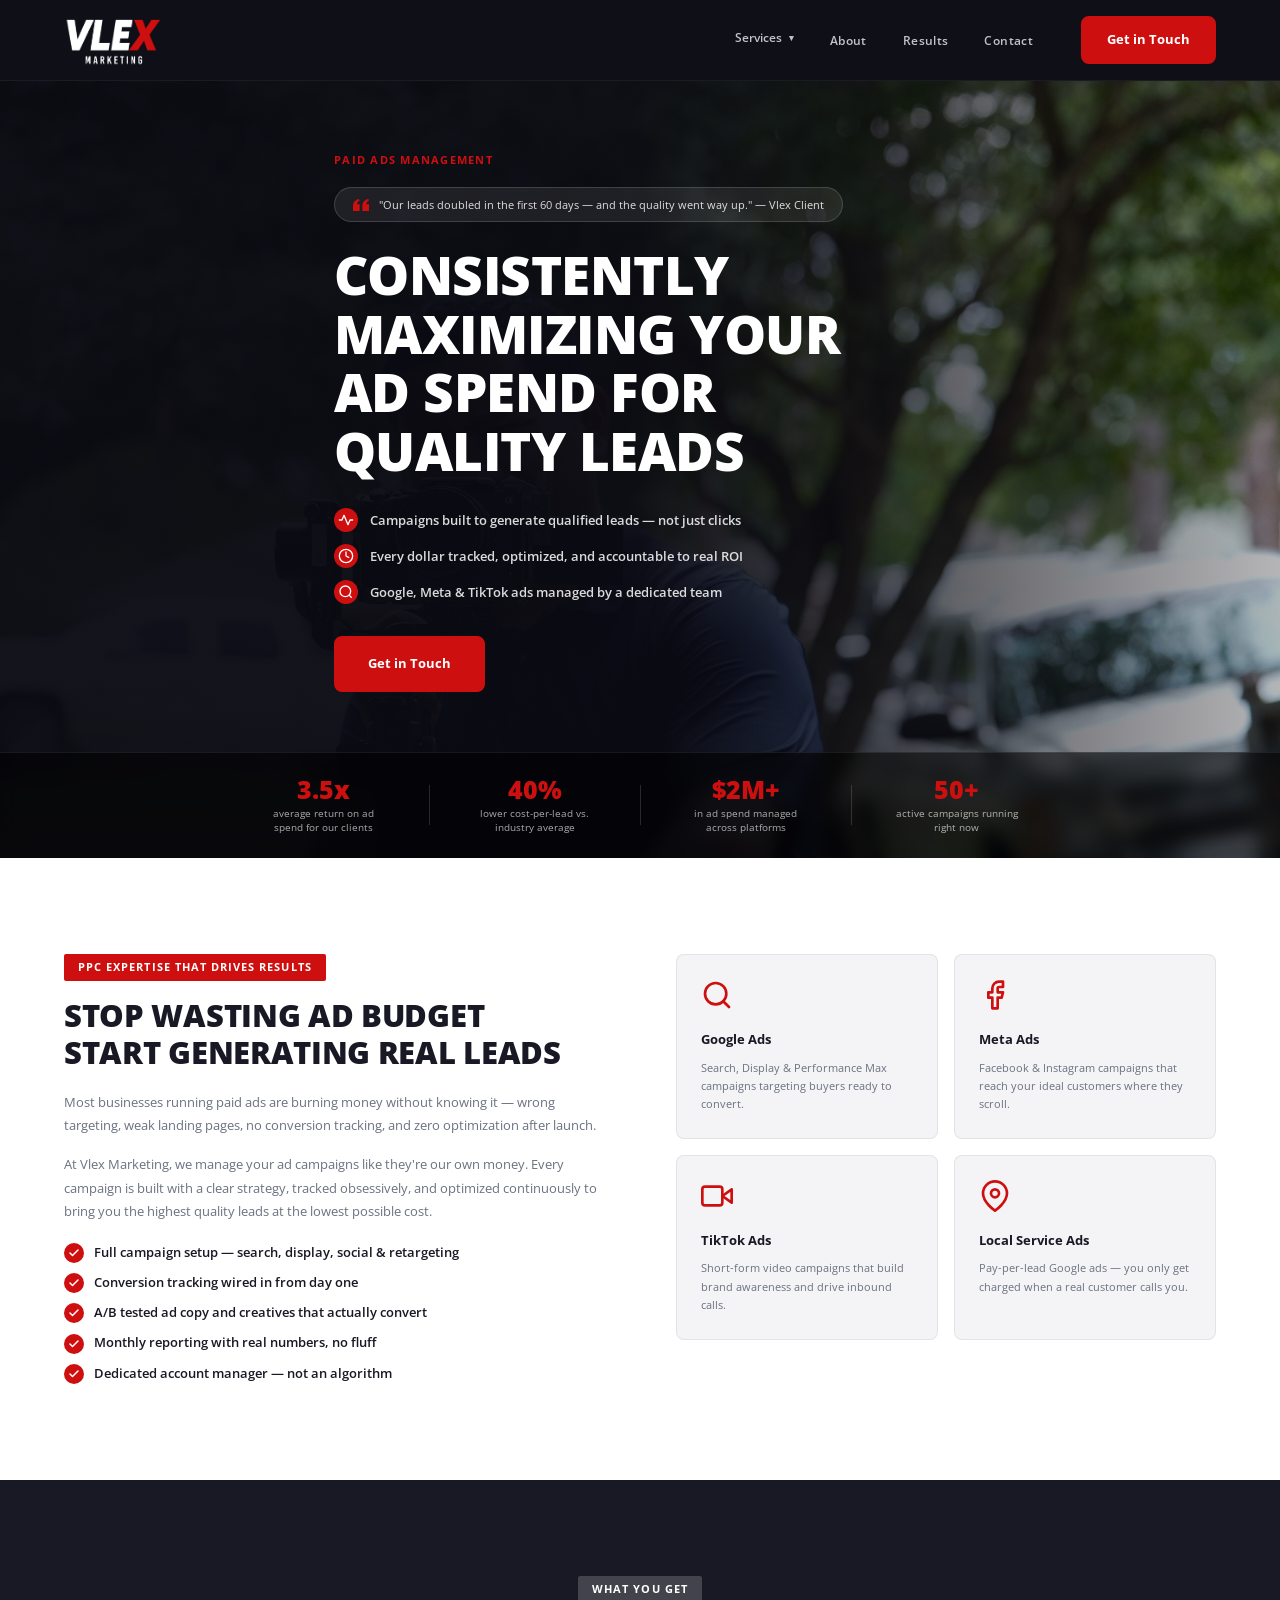
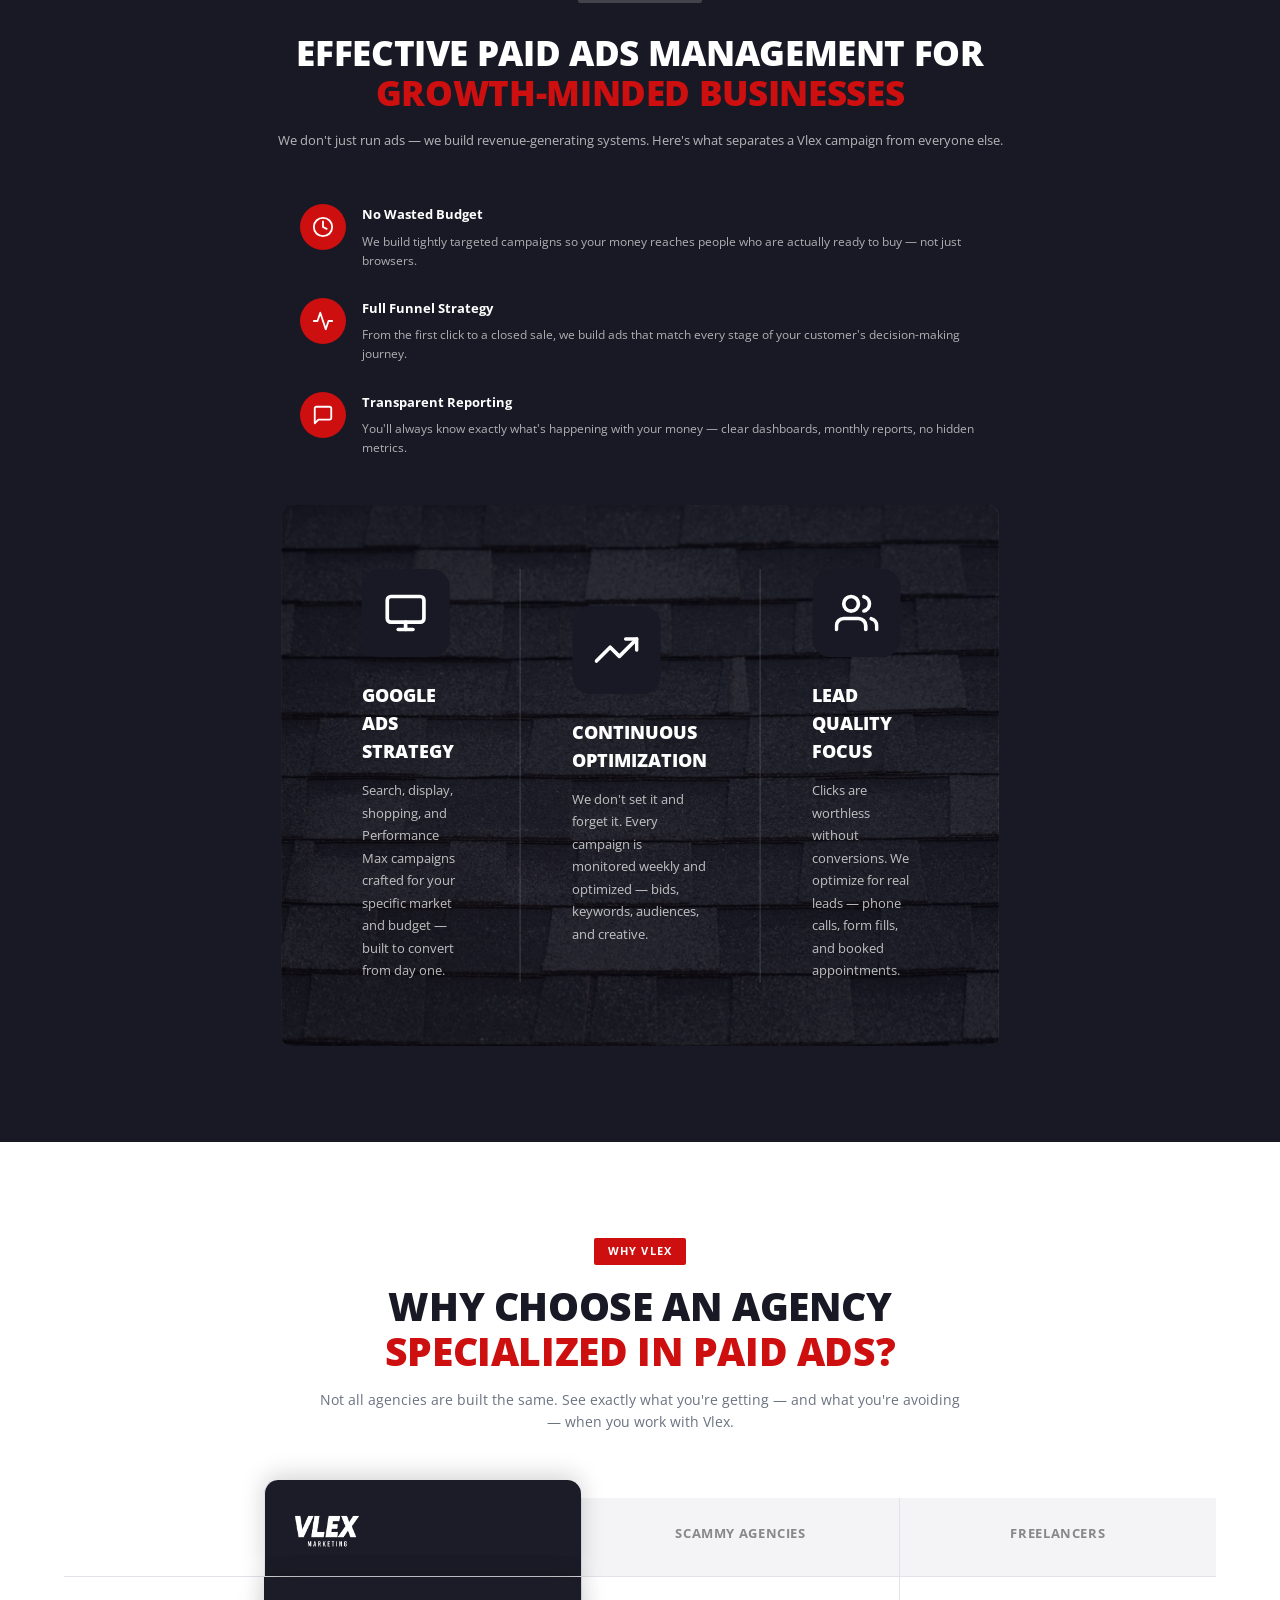
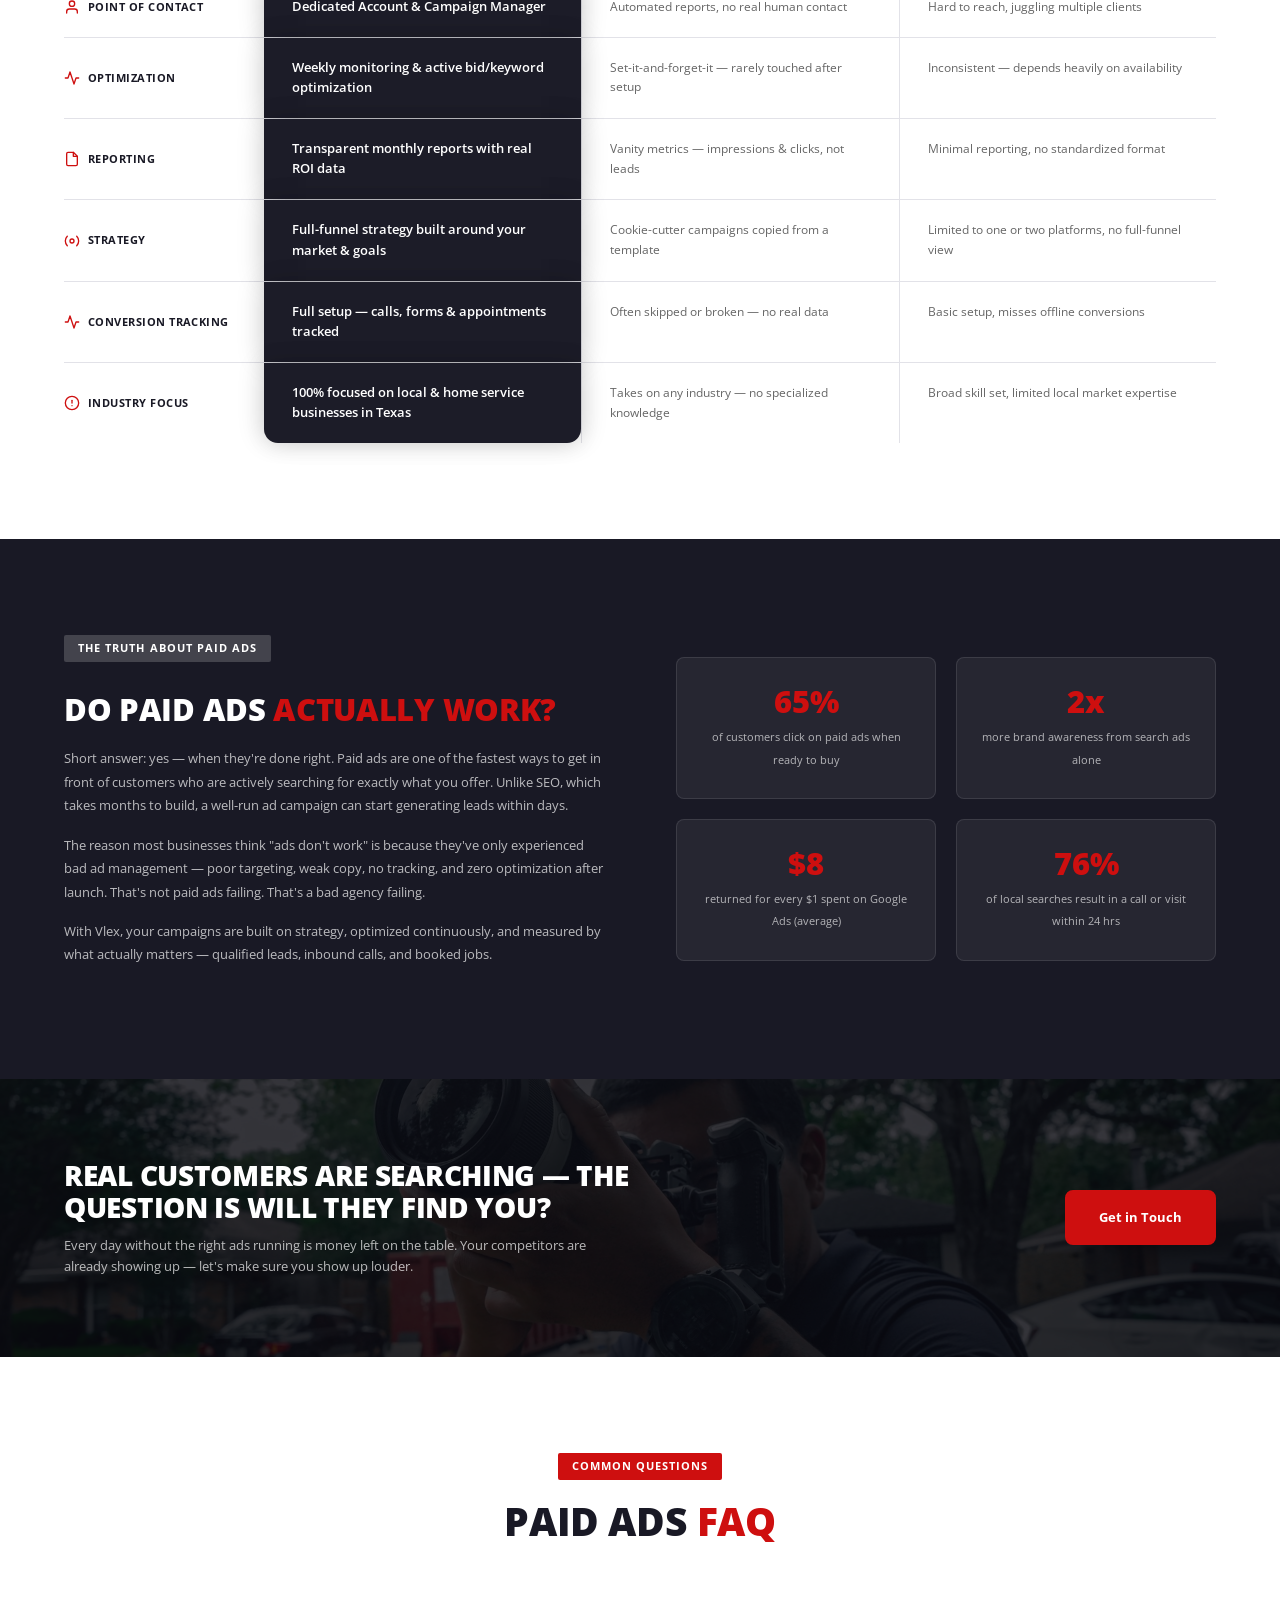
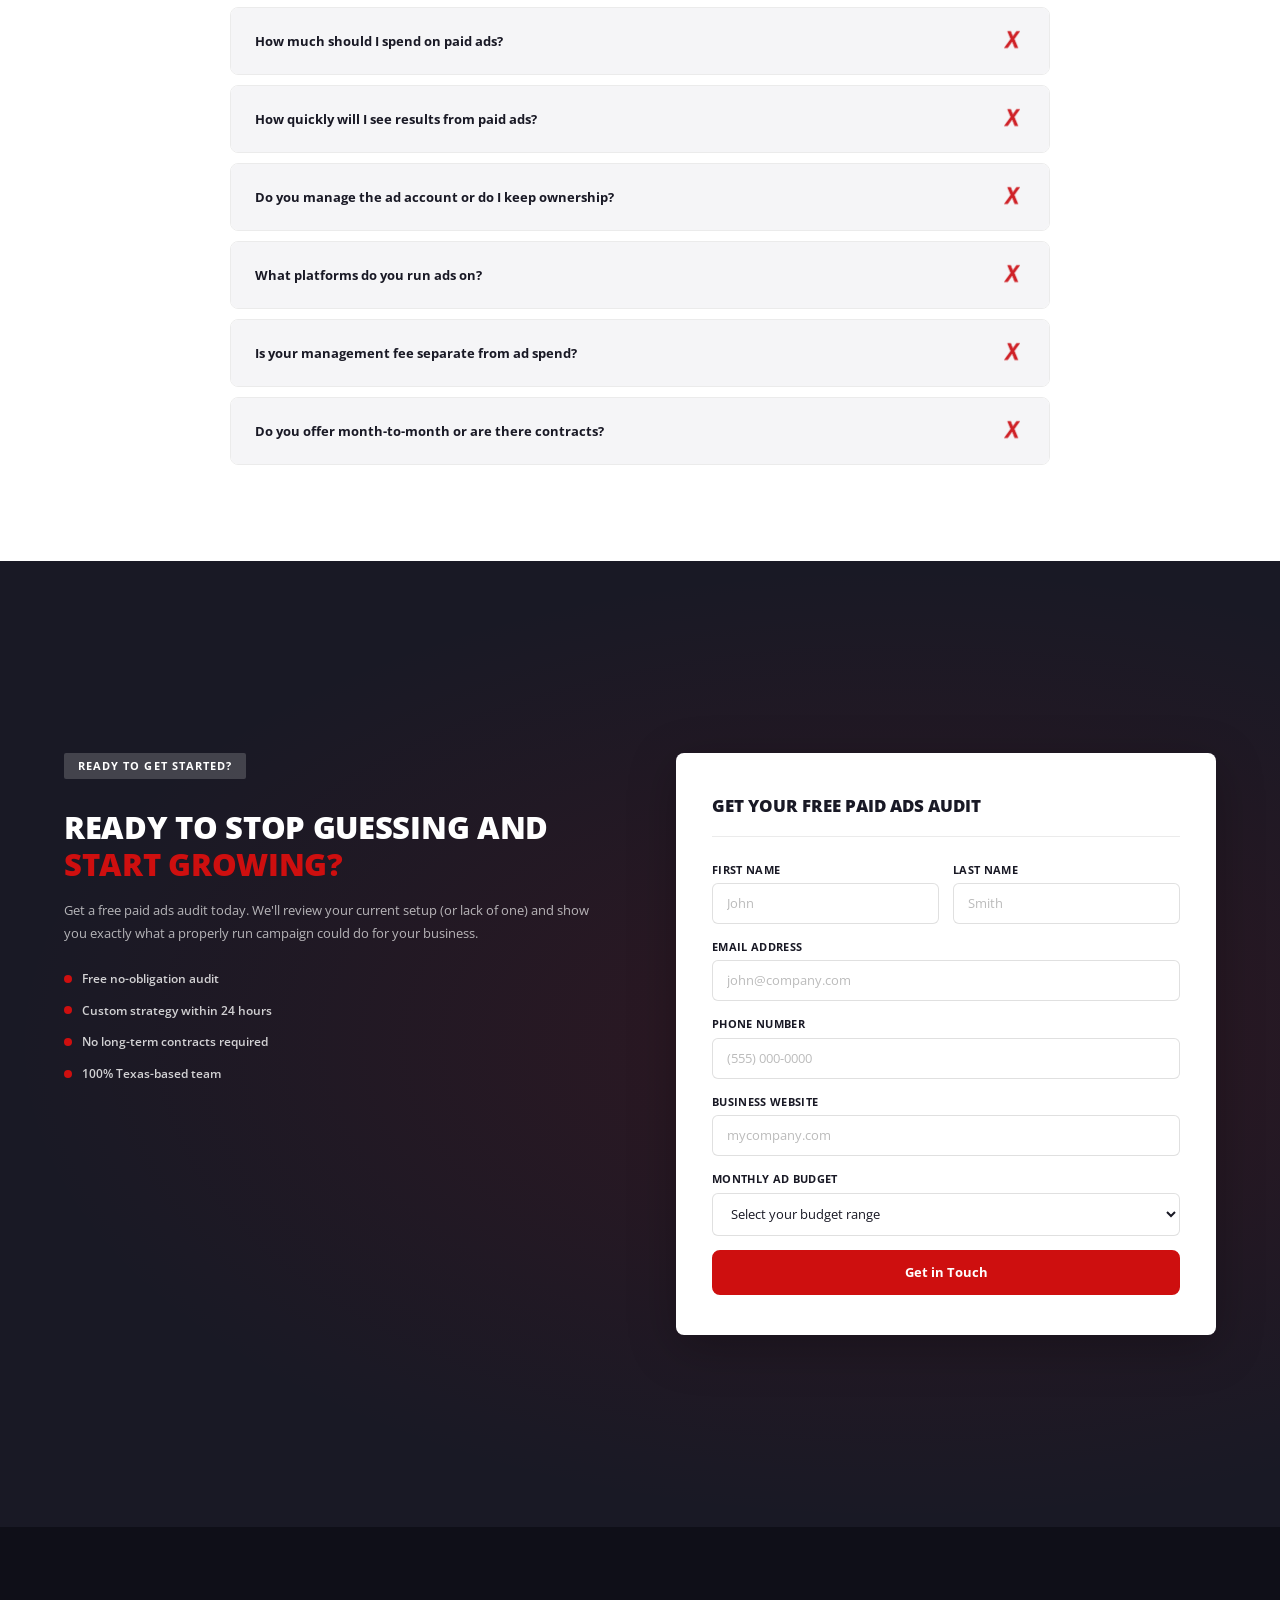
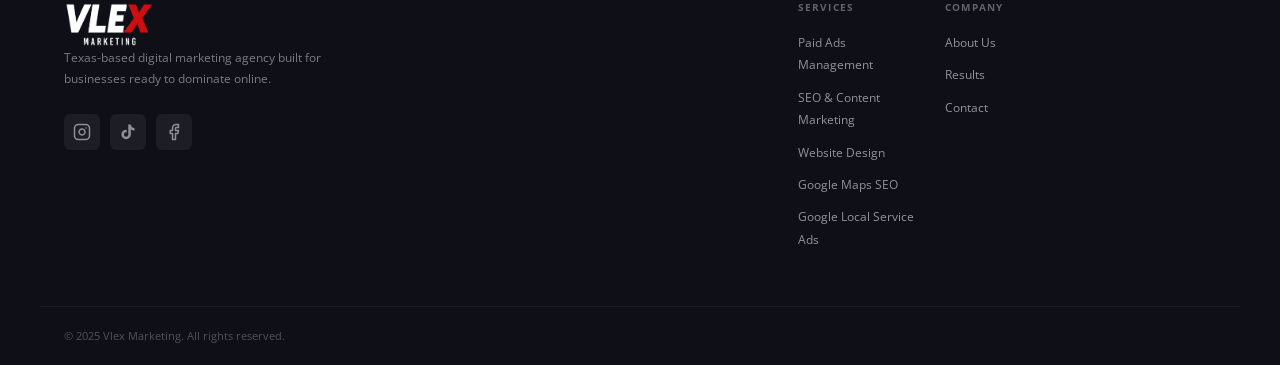
<file: paid-ads.html>
<!DOCTYPE html>
<html lang="en">
<head>
  <meta charset="UTF-8" />
  <meta name="viewport" content="width=device-width, initial-scale=1.0" />
  <title>Paid Ads Management — Vlex Marketing</title>
  <meta name="description" content="Vlex Marketing manages Google, Meta & TikTok ad campaigns built to generate qualified leads — not just clicks. Texas-based. Results-driven." />
  <link rel="preconnect" href="https://fonts.googleapis.com" />
  <link rel="preconnect" href="https://fonts.gstatic.com" crossorigin />
  <link href="https://fonts.googleapis.com/css2?family=Open+Sans:wght@400;500;600;700;800;900&display=swap" rel="stylesheet" />
  <link rel="icon" type="image/png" href="favicon.png" />
  <link rel="stylesheet" href="style.css" />
  <link rel="stylesheet" href="paid-ads.css" />
  <style>
    h1, h2, h3 { text-transform: uppercase !important; }
  </style>
</head>
<body>

  <!-- NAV -->
  <nav class="nav" id="navbar">
    <div class="container nav__inner">
      <a href="index.html" class="nav__logo">
        <img src="brand assests/logovlex.png" alt="Vlex Marketing" />
      </a>
      <ul class="nav__links">
        <li class="nav__item--dropdown">
          <button class="nav__dropdown-toggle" type="button" onclick="var p=this.closest('.nav__item--dropdown');p.classList.toggle('open');event.stopPropagation();">Services <span class="nav__chevron">▾</span></button>
          <div class="nav__mega">
            <div class="mega__main">
              <a href="paid-ads.html" class="mega__card">
                <div class="mega__img"><img src="brand assests/DSC00026-3.jpg" alt="Paid Ads Management" /></div>
                <h4>Paid Ads Management</h4>
                <p>Google Ads, Meta &amp; TikTok campaigns built to generate qualified leads at scale.</p>
              </a>
              <a href="seo.html" class="mega__card">
                <div class="mega__img"><img src="brand assests/DSC00129.jpg" alt="SEO & Content" /></div>
                <h4>SEO &amp; Content Marketing</h4>
                <p>Dominate organic search through technical SEO, authority content, and link building.</p>
              </a>
              <a href="website-design.html" class="mega__card">
                <div class="mega__img"><img src="brand assests/DSC00015.jpg" alt="Website Design" /></div>
                <h4>Website Design</h4>
                <p>High-converting websites and landing pages built for speed and measurable ROI.</p>
              </a>
            </div>
            <div class="mega__side">
              <a href="google-maps.html" class="mega__side-item">
                <div class="mega__side-icon"><svg width="20" height="20" viewBox="0 0 24 24" fill="none" stroke="currentColor" stroke-width="2"><path d="M21 10c0 7-9 13-9 13s-9-6-9-13a9 9 0 0 1 18 0z"/><circle cx="12" cy="10" r="3"/></svg></div>
                <div><h4>Google Maps SEO</h4><p>Get to the top of Google Maps so local customers find you first.</p></div>
              </a>
              <a href="local-service-ads.html" class="mega__side-item">
                <div class="mega__side-icon"><svg width="20" height="20" viewBox="0 0 24 24" fill="none" stroke="currentColor" stroke-width="2"><path d="M22 16.92v3a2 2 0 01-2.18 2 19.79 19.79 0 01-8.63-3.07A19.5 19.5 0 013.07 9.8 19.79 19.79 0 01.22 1.18 2 2 0 012.18 0h3a2 2 0 012 1.72 12.84 12.84 0 00.7 2.81 2 2 0 01-.45 2.11L6.91 7.09a16 16 0 006 6l.56-.56a2 2 0 012.11-.45 12.84 12.84 0 002.81.7A2 2 0 0122 14.92z"/></svg></div>
                <div><h4>Google Local Service Ads</h4><p>Pay-per-lead ads — only pay when customers actually call you.</p></div>
              </a>
            </div>
          </div>
        </li>
        <li><a href="index.html#about">About</a></li>
        <li><a href="index.html#results">Results</a></li>
        <li><a href="index.html#contact">Contact</a></li>
      </ul>
      <a href="index.html#contact" class="btn btn--primary nav__cta">Get in Touch</a>
      <button class="nav__burger" id="burger" aria-label="Toggle menu">
        <span></span><span></span><span></span>
      </button>
    </div>
  </nav>

  <!-- MOBILE MENU -->
  <div class="nav__mobile" id="mobileMenu">
    <ul>
      <li><a href="paid-ads.html">Paid Ads Management</a></li>
      <li><a href="seo.html">SEO &amp; Content Marketing</a></li>
      <li><a href="website-design.html">Website Design</a></li>
      <li><a href="google-maps.html">Google Maps SEO</a></li>
      <li><a href="local-service-ads.html">Google Local Service Ads</a></li>
      <li><a href="index.html#about">About</a></li>
      <li><a href="index.html#results">Results</a></li>
      <li><a href="index.html#contact">Contact</a></li>
    </ul>
  </div>

  <!-- HERO -->
  <section class="pa-hero">
    <div class="pa-hero__bg">
      <img src="brand assests/DSC00082.jpg" alt="Paid ads results" />
    </div>
    <div class="pa-hero__overlay"></div>
    <div class="container pa-hero__inner">
      <p class="pa-hero__breadcrumb">Paid Ads Management</p>
      <div class="pa-hero__quote">
        <svg width="16" height="16" viewBox="0 0 24 24" fill="currentColor"><path d="M14.017 21v-7.391c0-5.704 3.731-9.57 8.983-10.609l.995 2.151c-2.432.917-3.995 3.638-3.995 5.849h4v10h-9.983zm-14.017 0v-7.391c0-5.704 3.748-9.57 9-10.609l.996 2.151c-2.433.917-3.996 3.638-3.996 5.849h3.983v10h-9.983z"/></svg>
        <span>"Our leads doubled in the first 60 days — and the quality went way up." — Vlex Client</span>
      </div>
      <h1 class="pa-hero__headline">CONSISTENTLY MAXIMIZING YOUR<br>AD SPEND FOR QUALITY LEADS</h1>
      <ul class="pa-hero__bullets">
        <li>
          <svg width="18" height="18" viewBox="0 0 24 24" fill="none" stroke="currentColor" stroke-width="2" stroke-linecap="round" stroke-linejoin="round"><polyline points="22 12 18 12 15 19 9 5 6 12 2 12"/></svg>
          Campaigns built to generate qualified leads — not just clicks
        </li>
        <li>
          <svg width="18" height="18" viewBox="0 0 24 24" fill="none" stroke="currentColor" stroke-width="2" stroke-linecap="round" stroke-linejoin="round"><circle cx="12" cy="12" r="10"/><polyline points="12 6 12 12 16 14"/></svg>
          Every dollar tracked, optimized, and accountable to real ROI
        </li>
        <li>
          <svg width="18" height="18" viewBox="0 0 24 24" fill="none" stroke="currentColor" stroke-width="2" stroke-linecap="round" stroke-linejoin="round"><circle cx="11" cy="11" r="8"/><line x1="21" y1="21" x2="16.65" y2="16.65"/></svg>
          Google, Meta &amp; TikTok ads managed by a dedicated team
        </li>
      </ul>
      <div class="pa-hero__actions">
        <a href="#contact" class="btn btn--primary btn--lg">Get in Touch</a>
      </div>
    </div>
    <div class="pa-hero__stats">
      <div class="container pa-hero__stats-inner">
        <div class="pa-stat">
          <strong>3.5x</strong>
          <span>average return on ad spend for our clients</span>
        </div>
        <div class="pa-stat-div"></div>
        <div class="pa-stat">
          <strong>40%</strong>
          <span>lower cost-per-lead vs. industry average</span>
        </div>
        <div class="pa-stat-div"></div>
        <div class="pa-stat">
          <strong>$2M+</strong>
          <span>in ad spend managed across platforms</span>
        </div>
        <div class="pa-stat-div"></div>
        <div class="pa-stat">
          <strong>50+</strong>
          <span>active campaigns running right now</span>
        </div>
      </div>
    </div>
  </section>

  <!-- PPC EXPERTISE -->
  <section class="pa-section pa-expertise">
    <div class="container pa-two-col">
      <div class="pa-two-col__text">
        <span class="label-tag">PPC Expertise That Drives Results</span>
        <h2>Stop Wasting Ad Budget<br>Start Generating Real Leads</h2>
        <p>Most businesses running paid ads are burning money without knowing it — wrong targeting, weak landing pages, no conversion tracking, and zero optimization after launch.</p>
        <p>At Vlex Marketing, we manage your ad campaigns like they're our own money. Every campaign is built with a clear strategy, tracked obsessively, and optimized continuously to bring you the highest quality leads at the lowest possible cost.</p>
        <ul class="pa-checklist">
          <li>Full campaign setup — search, display, social &amp; retargeting</li>
          <li>Conversion tracking wired in from day one</li>
          <li>A/B tested ad copy and creatives that actually convert</li>
          <li>Monthly reporting with real numbers, no fluff</li>
          <li>Dedicated account manager — not an algorithm</li>
        </ul>
      </div>
      <div class="pa-two-col__visual">
        <div class="pa-platforms">
          <div class="pa-platform-card">
            <svg width="32" height="32" viewBox="0 0 24 24" fill="none" stroke="currentColor" stroke-width="2" stroke-linecap="round" stroke-linejoin="round"><circle cx="11" cy="11" r="8"/><line x1="21" y1="21" x2="16.65" y2="16.65"/></svg>
            <h4>Google Ads</h4>
            <p>Search, Display &amp; Performance Max campaigns targeting buyers ready to convert.</p>
          </div>
          <div class="pa-platform-card">
            <svg width="32" height="32" viewBox="0 0 24 24" fill="none" stroke="currentColor" stroke-width="2" stroke-linecap="round" stroke-linejoin="round"><path d="M18 2h-3a5 5 0 0 0-5 5v3H7v4h3v8h4v-8h3l1-4h-4V7a1 1 0 0 1 1-1h3z"/></svg>
            <h4>Meta Ads</h4>
            <p>Facebook &amp; Instagram campaigns that reach your ideal customers where they scroll.</p>
          </div>
          <div class="pa-platform-card">
            <svg width="32" height="32" viewBox="0 0 24 24" fill="none" stroke="currentColor" stroke-width="2" stroke-linecap="round" stroke-linejoin="round"><polygon points="23 7 16 12 23 17 23 7"/><rect x="1" y="5" width="15" height="14" rx="2" ry="2"/></svg>
            <h4>TikTok Ads</h4>
            <p>Short-form video campaigns that build brand awareness and drive inbound calls.</p>
          </div>
          <div class="pa-platform-card">
            <svg width="32" height="32" viewBox="0 0 24 24" fill="none" stroke="currentColor" stroke-width="2" stroke-linecap="round" stroke-linejoin="round"><path d="M21 10c0 7-9 13-9 13s-9-6-9-13a9 9 0 0 1 18 0z"/><circle cx="12" cy="10" r="3"/></svg>
            <h4>Local Service Ads</h4>
            <p>Pay-per-lead Google ads — you only get charged when a real customer calls you.</p>
          </div>
        </div>
      </div>
    </div>
  </section>

  <!-- WHAT YOU GET -->
  <section class="pa-section pa-features">
    <div class="container">
      <div class="pa-features__header">
        <span class="label-tag label-tag--light">What You Get</span>
        <h2>Effective Paid Ads Management for <span class="text--red">Growth-Minded Businesses</span></h2>
        <p>We don't just run ads — we build revenue-generating systems. Here's what separates a Vlex campaign from everyone else.</p>
      </div>

      <div class="pa-bullets-row">
        <div class="pa-bullet-item">
          <div class="pa-bullet-icon">
            <svg width="22" height="22" viewBox="0 0 24 24" fill="none" stroke="currentColor" stroke-width="2" stroke-linecap="round" stroke-linejoin="round"><circle cx="12" cy="12" r="10"/><polyline points="12 6 12 12 16 14"/></svg>
          </div>
          <div>
            <h4>No Wasted Budget</h4>
            <p>We build tightly targeted campaigns so your money reaches people who are actually ready to buy — not just browsers.</p>
          </div>
        </div>
        <div class="pa-bullet-item">
          <div class="pa-bullet-icon">
            <svg width="22" height="22" viewBox="0 0 24 24" fill="none" stroke="currentColor" stroke-width="2" stroke-linecap="round" stroke-linejoin="round"><polyline points="22 12 18 12 15 21 9 3 6 12 2 12"/></svg>
          </div>
          <div>
            <h4>Full Funnel Strategy</h4>
            <p>From the first click to a closed sale, we build ads that match every stage of your customer's decision-making journey.</p>
          </div>
        </div>
        <div class="pa-bullet-item">
          <div class="pa-bullet-icon">
            <svg width="22" height="22" viewBox="0 0 24 24" fill="none" stroke="currentColor" stroke-width="2" stroke-linecap="round" stroke-linejoin="round"><path d="M21 15a2 2 0 0 1-2 2H7l-4 4V5a2 2 0 0 1 2-2h14a2 2 0 0 1 2 2z"/></svg>
          </div>
          <div>
            <h4>Transparent Reporting</h4>
            <p>You'll always know exactly what's happening with your money — clear dashboards, monthly reports, no hidden metrics.</p>
          </div>
        </div>
      </div>

      <!-- Shingle box -->
      <div class="pa-shingle-box">
        <div class="pa-shingle-inner">
          <div class="pa-pillar">
            <div class="pa-pillar__icon">
              <svg width="44" height="44" viewBox="0 0 24 24" fill="none" stroke="currentColor" stroke-width="2" stroke-linecap="round" stroke-linejoin="round"><rect x="2" y="3" width="20" height="14" rx="2"/><line x1="8" y1="21" x2="16" y2="21"/><line x1="12" y1="17" x2="12" y2="21"/></svg>
            </div>
            <h3>Google Ads Strategy</h3>
            <p>Search, display, shopping, and Performance Max campaigns crafted for your specific market and budget — built to convert from day one.</p>
          </div>
          <div class="pa-pillar-div"></div>
          <div class="pa-pillar">
            <div class="pa-pillar__icon">
              <svg width="44" height="44" viewBox="0 0 24 24" fill="none" stroke="currentColor" stroke-width="2" stroke-linecap="round" stroke-linejoin="round"><polyline points="23 6 13.5 15.5 8.5 10.5 1 18"/><polyline points="17 6 23 6 23 12"/></svg>
            </div>
            <h3>Continuous Optimization</h3>
            <p>We don't set it and forget it. Every campaign is monitored weekly and optimized — bids, keywords, audiences, and creative.</p>
          </div>
          <div class="pa-pillar-div"></div>
          <div class="pa-pillar">
            <div class="pa-pillar__icon">
              <svg width="44" height="44" viewBox="0 0 24 24" fill="none" stroke="currentColor" stroke-width="2" stroke-linecap="round" stroke-linejoin="round"><path d="M17 21v-2a4 4 0 0 0-4-4H5a4 4 0 0 0-4 4v2"/><circle cx="9" cy="7" r="4"/><path d="M23 21v-2a4 4 0 0 0-3-3.87"/><path d="M16 3.13a4 4 0 0 1 0 7.75"/></svg>
            </div>
            <h3>Lead Quality Focus</h3>
            <p>Clicks are worthless without conversions. We optimize for real leads — phone calls, form fills, and booked appointments.</p>
          </div>
        </div>
      </div>
    </div>
  </section>

  <!-- COMPARISON TABLE -->
  <section class="pa-section pa-why">
    <div class="container">
      <div class="section__header">
        <span class="label-tag">Why Vlex</span>
        <h2>Why Choose an Agency <span class="text--red">Specialized in Paid Ads?</span></h2>
        <p>Not all agencies are built the same. See exactly what you're getting — and what you're avoiding — when you work with Vlex.</p>
      </div>

      <div class="pa-compare">
        <div class="pa-compare__head">
          <div class="pa-compare__head-blank"></div>
          <div class="pa-compare__head-col pa-compare__head-col--vlex">
            <img src="brand assests/logovlex.png" alt="Vlex Marketing" class="pa-compare__logo" />
          </div>
          <div class="pa-compare__head-col">
            <span class="pa-compare__col-label">Scammy Agencies</span>
          </div>
          <div class="pa-compare__head-col">
            <span class="pa-compare__col-label">Freelancers</span>
          </div>
        </div>

        <div class="pa-compare__row">
          <div class="pa-compare__cat">
            <svg width="16" height="16" viewBox="0 0 24 24" fill="none" stroke="currentColor" stroke-width="2" stroke-linecap="round" stroke-linejoin="round"><path d="M20 21v-2a4 4 0 0 0-4-4H8a4 4 0 0 0-4 4v2"/><circle cx="12" cy="7" r="4"/></svg>
            Point of Contact
          </div>
          <div class="pa-compare__cell pa-compare__cell--vlex">Dedicated Account &amp; Campaign Manager</div>
          <div class="pa-compare__cell">Automated reports, no real human contact</div>
          <div class="pa-compare__cell">Hard to reach, juggling multiple clients</div>
        </div>

        <div class="pa-compare__row">
          <div class="pa-compare__cat">
            <svg width="16" height="16" viewBox="0 0 24 24" fill="none" stroke="currentColor" stroke-width="2" stroke-linecap="round" stroke-linejoin="round"><polyline points="22 12 18 12 15 21 9 3 6 12 2 12"/></svg>
            Optimization
          </div>
          <div class="pa-compare__cell pa-compare__cell--vlex">Weekly monitoring &amp; active bid/keyword optimization</div>
          <div class="pa-compare__cell">Set-it-and-forget-it — rarely touched after setup</div>
          <div class="pa-compare__cell">Inconsistent — depends heavily on availability</div>
        </div>

        <div class="pa-compare__row">
          <div class="pa-compare__cat">
            <svg width="16" height="16" viewBox="0 0 24 24" fill="none" stroke="currentColor" stroke-width="2" stroke-linecap="round" stroke-linejoin="round"><path d="M14 2H6a2 2 0 0 0-2 2v16a2 2 0 0 0 2 2h12a2 2 0 0 0 2-2V8z"/><polyline points="14 2 14 8 20 8"/></svg>
            Reporting
          </div>
          <div class="pa-compare__cell pa-compare__cell--vlex">Transparent monthly reports with real ROI data</div>
          <div class="pa-compare__cell">Vanity metrics — impressions &amp; clicks, not leads</div>
          <div class="pa-compare__cell">Minimal reporting, no standardized format</div>
        </div>

        <div class="pa-compare__row">
          <div class="pa-compare__cat">
            <svg width="16" height="16" viewBox="0 0 24 24" fill="none" stroke="currentColor" stroke-width="2" stroke-linecap="round" stroke-linejoin="round"><circle cx="12" cy="12" r="3"/><path d="M19.07 4.93a10 10 0 0 1 0 14.14M4.93 4.93a10 10 0 0 0 0 14.14"/></svg>
            Strategy
          </div>
          <div class="pa-compare__cell pa-compare__cell--vlex">Full-funnel strategy built around your market &amp; goals</div>
          <div class="pa-compare__cell">Cookie-cutter campaigns copied from a template</div>
          <div class="pa-compare__cell">Limited to one or two platforms, no full-funnel view</div>
        </div>

        <div class="pa-compare__row">
          <div class="pa-compare__cat">
            <svg width="16" height="16" viewBox="0 0 24 24" fill="none" stroke="currentColor" stroke-width="2" stroke-linecap="round" stroke-linejoin="round"><polyline points="22 12 18 12 15 21 9 3 6 12 2 12"/></svg>
            Conversion Tracking
          </div>
          <div class="pa-compare__cell pa-compare__cell--vlex">Full setup — calls, forms &amp; appointments tracked</div>
          <div class="pa-compare__cell">Often skipped or broken — no real data</div>
          <div class="pa-compare__cell">Basic setup, misses offline conversions</div>
        </div>

        <div class="pa-compare__row pa-compare__row--last">
          <div class="pa-compare__cat">
            <svg width="16" height="16" viewBox="0 0 24 24" fill="none" stroke="currentColor" stroke-width="2" stroke-linecap="round" stroke-linejoin="round"><circle cx="12" cy="12" r="10"/><line x1="12" y1="8" x2="12" y2="12"/><line x1="12" y1="16" x2="12.01" y2="16"/></svg>
            Industry Focus
          </div>
          <div class="pa-compare__cell pa-compare__cell--vlex">100% focused on local &amp; home service businesses in Texas</div>
          <div class="pa-compare__cell">Takes on any industry — no specialized knowledge</div>
          <div class="pa-compare__cell">Broad skill set, limited local market expertise</div>
        </div>
      </div>
    </div>
  </section>

  <!-- DO PAID ADS WORK? -->
  <section class="pa-section pa-works">
    <div class="container pa-works__inner">
      <div class="pa-works__text">
        <span class="label-tag label-tag--light">The Truth About Paid Ads</span>
        <h2>Do Paid Ads <span class="text--red">Actually Work?</span></h2>
        <p>Short answer: yes — when they're done right. Paid ads are one of the fastest ways to get in front of customers who are actively searching for exactly what you offer. Unlike SEO, which takes months to build, a well-run ad campaign can start generating leads within days.</p>
        <p>The reason most businesses think "ads don't work" is because they've only experienced bad ad management — poor targeting, weak copy, no tracking, and zero optimization after launch. That's not paid ads failing. That's a bad agency failing.</p>
        <p>With Vlex, your campaigns are built on strategy, optimized continuously, and measured by what actually matters — qualified leads, inbound calls, and booked jobs.</p>
      </div>
      <div class="pa-works__stats">
        <div class="pa-works__stat">
          <strong>65%</strong>
          <span>of customers click on paid ads when ready to buy</span>
        </div>
        <div class="pa-works__stat">
          <strong>2x</strong>
          <span>more brand awareness from search ads alone</span>
        </div>
        <div class="pa-works__stat">
          <strong>$8</strong>
          <span>returned for every $1 spent on Google Ads (average)</span>
        </div>
        <div class="pa-works__stat">
          <strong>76%</strong>
          <span>of local searches result in a call or visit within 24 hrs</span>
        </div>
      </div>
    </div>
  </section>

  <!-- CTA BANNER -->
  <section class="pa-section pa-banner">
    <div class="pa-banner__bg">
      <img src="brand assests/DSC00026-3.jpg" alt="" />
    </div>
    <div class="pa-banner__overlay"></div>
    <div class="container pa-banner__inner">
      <div>
        <h2>Real Customers Are Searching — The Question Is Will They Find You?</h2>
        <p>Every day without the right ads running is money left on the table. Your competitors are already showing up — let's make sure you show up louder.</p>
      </div>
      <a href="#contact" class="btn btn--primary btn--lg">Get in Touch</a>
    </div>
  </section>

  <!-- FAQ -->
  <section class="pa-section pa-faq">
    <div class="container">
      <div class="section__header">
        <span class="label-tag">Common Questions</span>
        <h2>Paid Ads <span class="text--red">FAQ</span></h2>
      </div>
      <div class="pa-faq__list">

        <div class="pa-faq__item">
          <button class="pa-faq__q">
            How much should I spend on paid ads?
            <img src="brand assests/the X.png" class="pa-faq__icon" alt="" width="26" height="26" />
          </button>
          <div class="pa-faq__a">
            <p>It depends on your market, competition, and goals — but we recommend starting with a minimum of $1,000–$1,500/month in ad spend. We'll help you determine the right budget during your free strategy audit so you're not over- or under-investing.</p>
          </div>
        </div>

        <div class="pa-faq__item">
          <button class="pa-faq__q">
            How quickly will I see results from paid ads?
            <img src="brand assests/the X.png" class="pa-faq__icon" alt="" width="26" height="26" />
          </button>
          <div class="pa-faq__a">
            <p>Paid ads can generate leads within the first few days of launching. However, campaigns typically hit their stride in the first 30–60 days as data accumulates and we optimize targeting, bids, and creative based on real performance.</p>
          </div>
        </div>

        <div class="pa-faq__item">
          <button class="pa-faq__q">
            Do you manage the ad account or do I keep ownership?
            <img src="brand assests/the X.png" class="pa-faq__icon" alt="" width="26" height="26" />
          </button>
          <div class="pa-faq__a">
            <p>You always keep full ownership of your ad accounts. We manage them on your behalf — you'll always have access and can see exactly what's happening at any time. Your account, your data, your business.</p>
          </div>
        </div>

        <div class="pa-faq__item">
          <button class="pa-faq__q">
            What platforms do you run ads on?
            <img src="brand assests/the X.png" class="pa-faq__icon" alt="" width="26" height="26" />
          </button>
          <div class="pa-faq__a">
            <p>We manage campaigns on Google Ads (Search, Display, Performance Max), Meta Ads (Facebook &amp; Instagram), TikTok Ads, and Google Local Service Ads. We'll recommend the right mix based on your target audience and goals.</p>
          </div>
        </div>

        <div class="pa-faq__item">
          <button class="pa-faq__q">
            Is your management fee separate from ad spend?
            <img src="brand assests/the X.png" class="pa-faq__icon" alt="" width="26" height="26" />
          </button>
          <div class="pa-faq__a">
            <p>Yes — our management fee is separate from your ad budget. Your ad spend goes directly to the platforms (Google, Meta, TikTok). We charge a management fee for strategy, setup, optimization, and reporting. This keeps everything 100% transparent.</p>
          </div>
        </div>

        <div class="pa-faq__item">
          <button class="pa-faq__q">
            Do you offer month-to-month or are there contracts?
            <img src="brand assests/the X.png" class="pa-faq__icon" alt="" width="26" height="26" />
          </button>
          <div class="pa-faq__a">
            <p>We ask for an initial commitment period so we have enough time to build and optimize your campaigns properly — paid ads need data to perform well. After that, we work on a flexible basis. We retain clients through results, not lock-in clauses.</p>
          </div>
        </div>

      </div>
    </div>
  </section>

  <!-- CTA FORM -->
  <section class="pa-section pa-cta" id="contact">
    <div class="pa-cta__bg"></div>
    <div class="container pa-cta__inner">
      <div class="pa-cta__content">
        <span class="label-tag label-tag--light">Ready to Get Started?</span>
        <h2>Ready to Stop Guessing and <span class="text--red">Start Growing?</span></h2>
        <p>Get a free paid ads audit today. We'll review your current setup (or lack of one) and show you exactly what a properly run campaign could do for your business.</p>
        <div class="pa-cta__bullets">
          <div class="pa-cta-bullet"><span class="pa-cta-bullet__dot"></span>Free no-obligation audit</div>
          <div class="pa-cta-bullet"><span class="pa-cta-bullet__dot"></span>Custom strategy within 24 hours</div>
          <div class="pa-cta-bullet"><span class="pa-cta-bullet__dot"></span>No long-term contracts required</div>
          <div class="pa-cta-bullet"><span class="pa-cta-bullet__dot"></span>100% Texas-based team</div>
        </div>
      </div>
      <form class="pa-cta__form" id="paidAdsForm">
        <h3 class="form-title">Get Your Free Paid Ads Audit</h3>
        <div class="form-row">
          <div class="form-group">
            <label for="pa_fname">First Name</label>
            <input type="text" id="pa_fname" name="fname" placeholder="John" required />
          </div>
          <div class="form-group">
            <label for="pa_lname">Last Name</label>
            <input type="text" id="pa_lname" name="lname" placeholder="Smith" required />
          </div>
        </div>
        <div class="form-group">
          <label for="pa_email">Email Address</label>
          <input type="email" id="pa_email" name="email" placeholder="john@company.com" required />
        </div>
        <div class="form-group">
          <label for="pa_phone">Phone Number</label>
          <input type="tel" id="pa_phone" name="phone" placeholder="(555) 000-0000" />
        </div>
        <div class="form-group">
          <label for="pa_business">Business Website</label>
          <input type="text" id="pa_business" name="business" placeholder="mycompany.com" />
        </div>
        <div class="form-group">
          <label for="pa_budget">Monthly Ad Budget</label>
          <select id="pa_budget" name="budget">
            <option value="">Select your budget range</option>
            <option>Under $1,000/mo</option>
            <option>$1,000 – $3,000/mo</option>
            <option>$3,000 – $7,500/mo</option>
            <option>$7,500 – $15,000/mo</option>
            <option>$15,000+/mo</option>
          </select>
        </div>
        <button type="submit" class="btn btn--primary btn--full">Get in Touch</button>
      </form>
    </div>
  </section>

  <!-- FOOTER -->
  <footer class="footer">
    <div class="container footer__inner">
      <div class="footer__brand">
        <a href="index.html" class="footer__logo">
          <img src="brand assests/logovlex.png" alt="Vlex Marketing" style="height:48px;width:auto;display:block;" />
        </a>
        <p>Texas-based digital marketing agency built for businesses ready to dominate online.</p>
        <div class="footer__social">
          <a href="https://www.instagram.com/vlexmarketing" target="_blank" rel="noopener noreferrer" aria-label="Instagram">
            <svg width="18" height="18" viewBox="0 0 24 24" fill="none" stroke="currentColor" stroke-width="2" stroke-linecap="round" stroke-linejoin="round"><rect x="2" y="2" width="20" height="20" rx="5" ry="5"/><path d="M16 11.37A4 4 0 1 1 12.63 8 4 4 0 0 1 16 11.37z"/><line x1="17.5" y1="6.5" x2="17.51" y2="6.5"/></svg>
          </a>
          <a href="https://www.tiktok.com/@vlexmarketing" target="_blank" rel="noopener noreferrer" aria-label="TikTok">
            <svg width="18" height="18" viewBox="0 0 24 24" fill="currentColor"><path d="M19.59 6.69a4.83 4.83 0 0 1-3.77-4.25V2h-3.45v13.67a2.89 2.89 0 0 1-2.88 2.5 2.89 2.89 0 0 1-2.89-2.89 2.89 2.89 0 0 1 2.89-2.89c.28 0 .54.04.79.1V9.01a6.33 6.33 0 0 0-.79-.05 6.34 6.34 0 0 0-6.34 6.34 6.34 6.34 0 0 0 6.34 6.34 6.34 6.34 0 0 0 6.33-6.34V8.69a8.18 8.18 0 0 0 4.78 1.52V6.75a4.85 4.85 0 0 1-1.01-.06z"/></svg>
          </a>
          <a href="https://www.facebook.com/share/1BEuyUZEoK/?mibextid=wwXIfr" target="_blank" rel="noopener noreferrer" aria-label="Facebook">
            <svg width="18" height="18" viewBox="0 0 24 24" fill="none" stroke="currentColor" stroke-width="2" stroke-linecap="round" stroke-linejoin="round"><path d="M18 2h-3a5 5 0 0 0-5 5v3H7v4h3v8h4v-8h3l1-4h-4V7a1 1 0 0 1 1-1h3z"/></svg>
          </a>
        </div>
      </div>
      <div class="footer__links">
        <div>
          <h5>Services</h5>
          <ul>
            <li><a href="paid-ads.html">Paid Ads Management</a></li>
            <li><a href="seo.html">SEO &amp; Content Marketing</a></li>
            <li><a href="website-design.html">Website Design</a></li>
            <li><a href="google-maps.html">Google Maps SEO</a></li>
            <li><a href="local-service-ads.html">Google Local Service Ads</a></li>
          </ul>
        </div>
        <div>
          <h5>Company</h5>
          <ul>
            <li><a href="index.html#about">About Us</a></li>
            <li><a href="index.html#results">Results</a></li>
            <li><a href="index.html#contact">Contact</a></li>
          </ul>
        </div>
      </div>
    </div>
    <div class="footer__bottom">
      <div class="container">
        <p>&copy; 2025 Vlex Marketing. All rights reserved.</p>
      </div>
    </div>
  </footer>

  <script src="script.js"></script>
  <script>
    document.addEventListener('click', function(e) {
      var d = document.querySelector('.nav__item--dropdown');
      if (d && !d.contains(e.target)) d.classList.remove('open');
    });
    document.querySelectorAll('.pa-faq__item').forEach(function(item) {
      item.querySelector('.pa-faq__q').addEventListener('click', function() {
        var isOpen = item.classList.contains('open');
        document.querySelectorAll('.pa-faq__item').forEach(function(i) { i.classList.remove('open'); });
        if (!isOpen) item.classList.add('open');
      });
    });
    const paidAdsForm = document.getElementById('paidAdsForm');
    if (paidAdsForm) {
      paidAdsForm.addEventListener('submit', (e) => {
        e.preventDefault();
        const btn = paidAdsForm.querySelector('button[type="submit"]');
        btn.textContent = 'Sending…';
        btn.disabled = true;
        setTimeout(() => {
          paidAdsForm.innerHTML = `
            <div class="form-success">
              <div style="font-size:3rem;margin-bottom:16px;">🎯</div>
              <h3>You're In!</h3>
              <p>We'll review your info and reach out within 24 hours to schedule your free paid ads audit. Get ready to grow.</p>
            </div>
          `;
        }, 1200);
      });
    }
  </script>
</body>
</html>
</file>
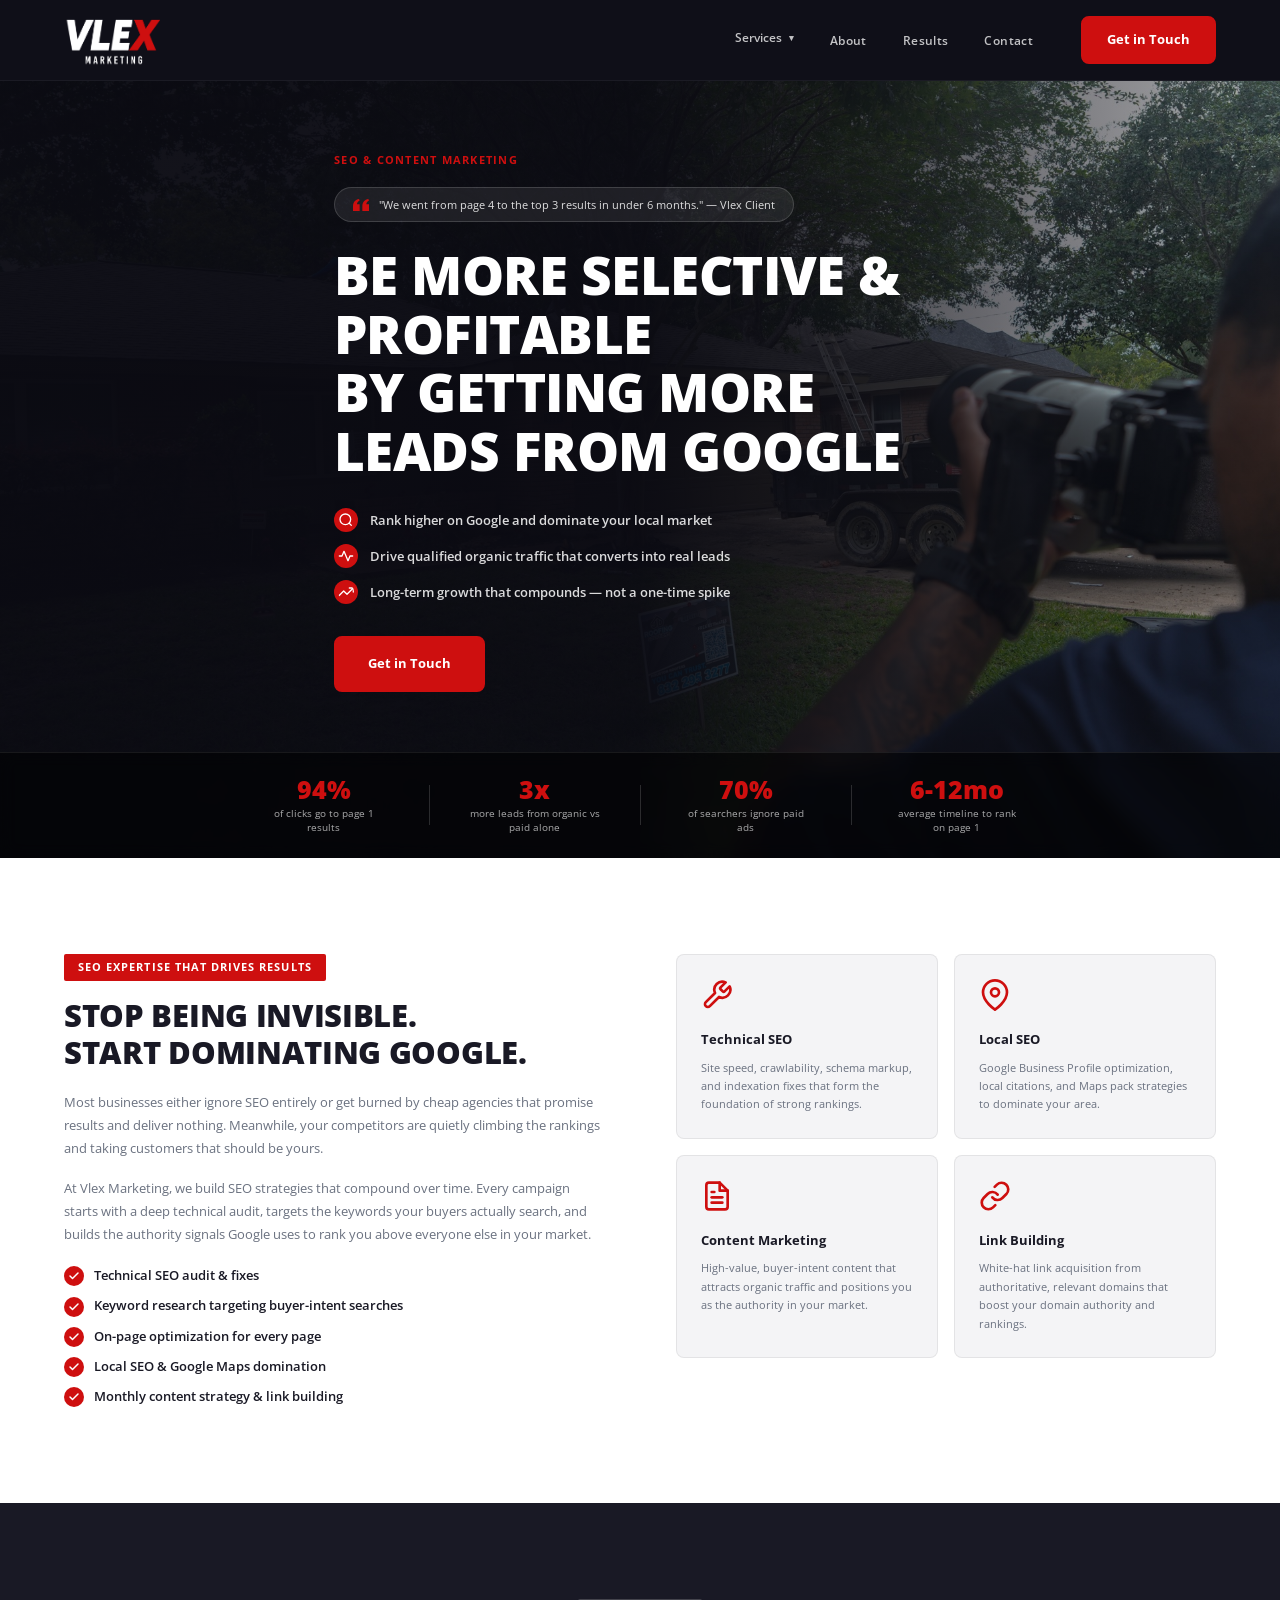
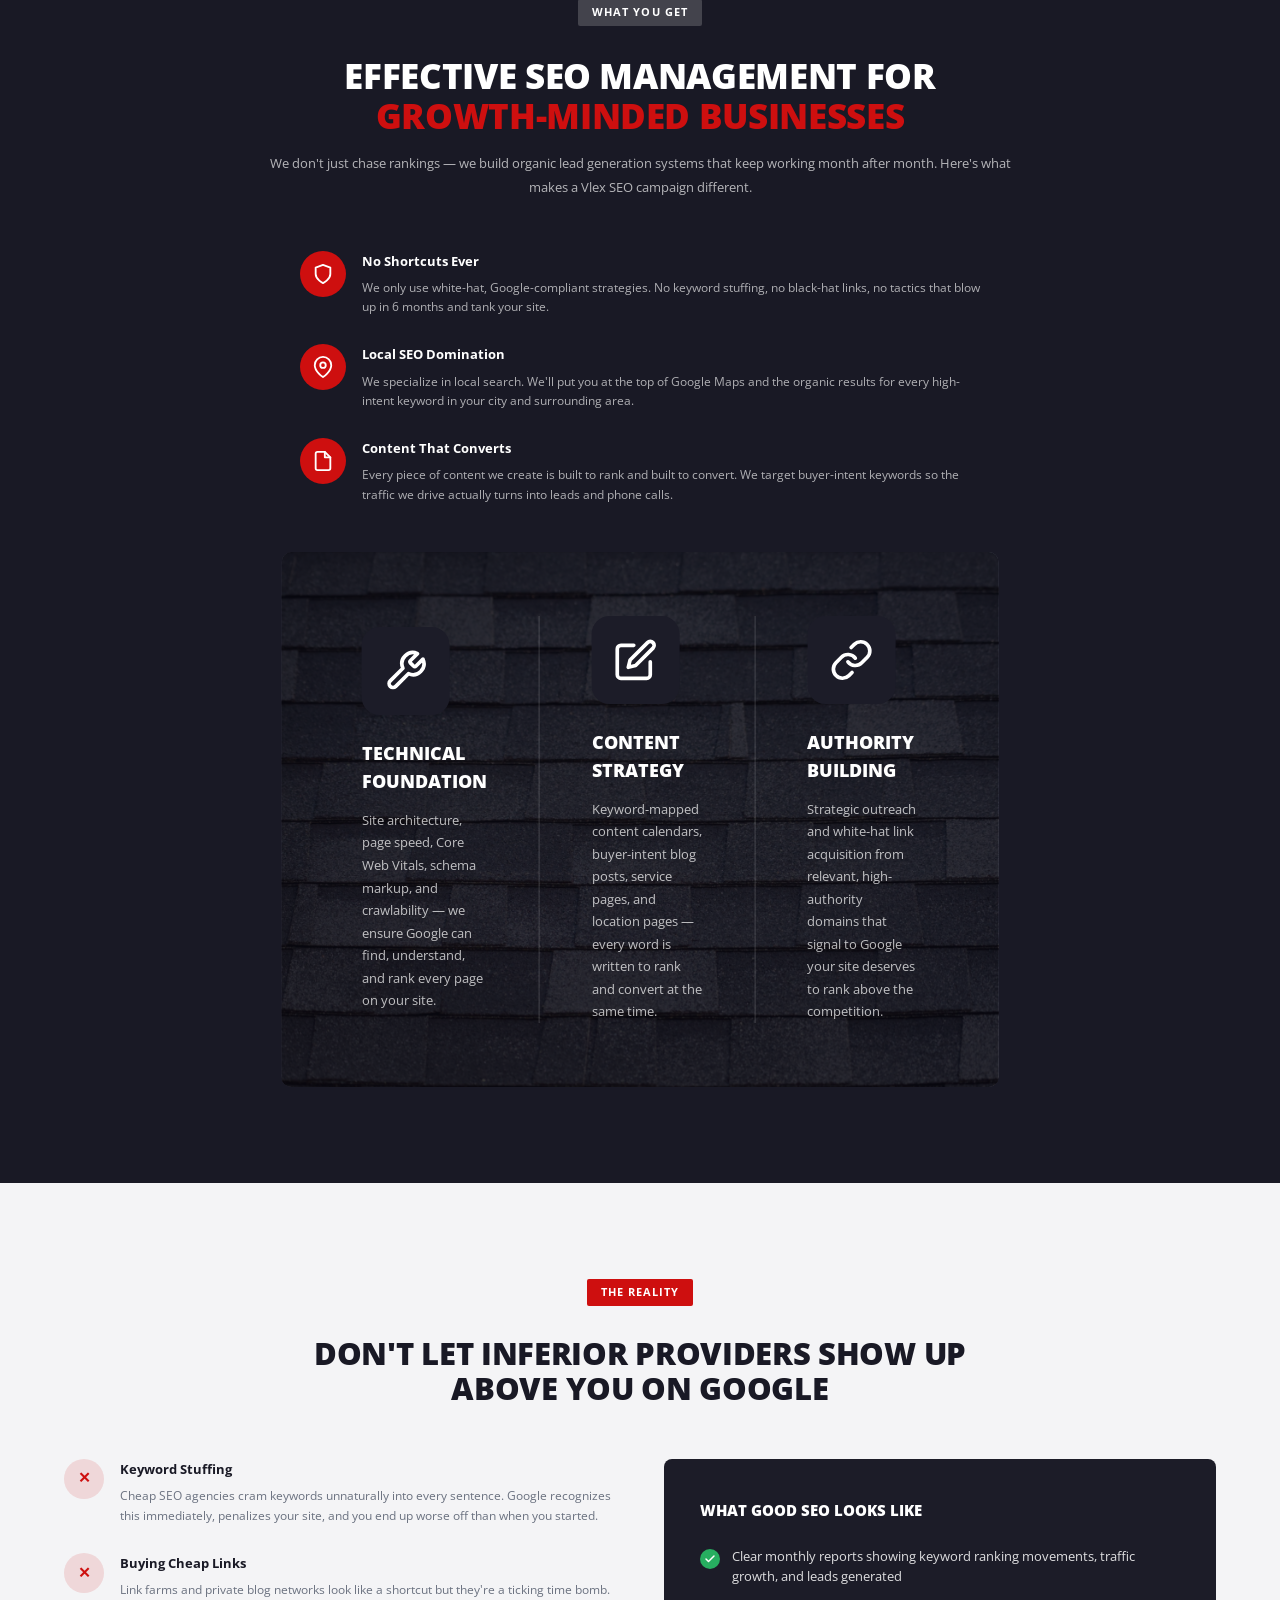
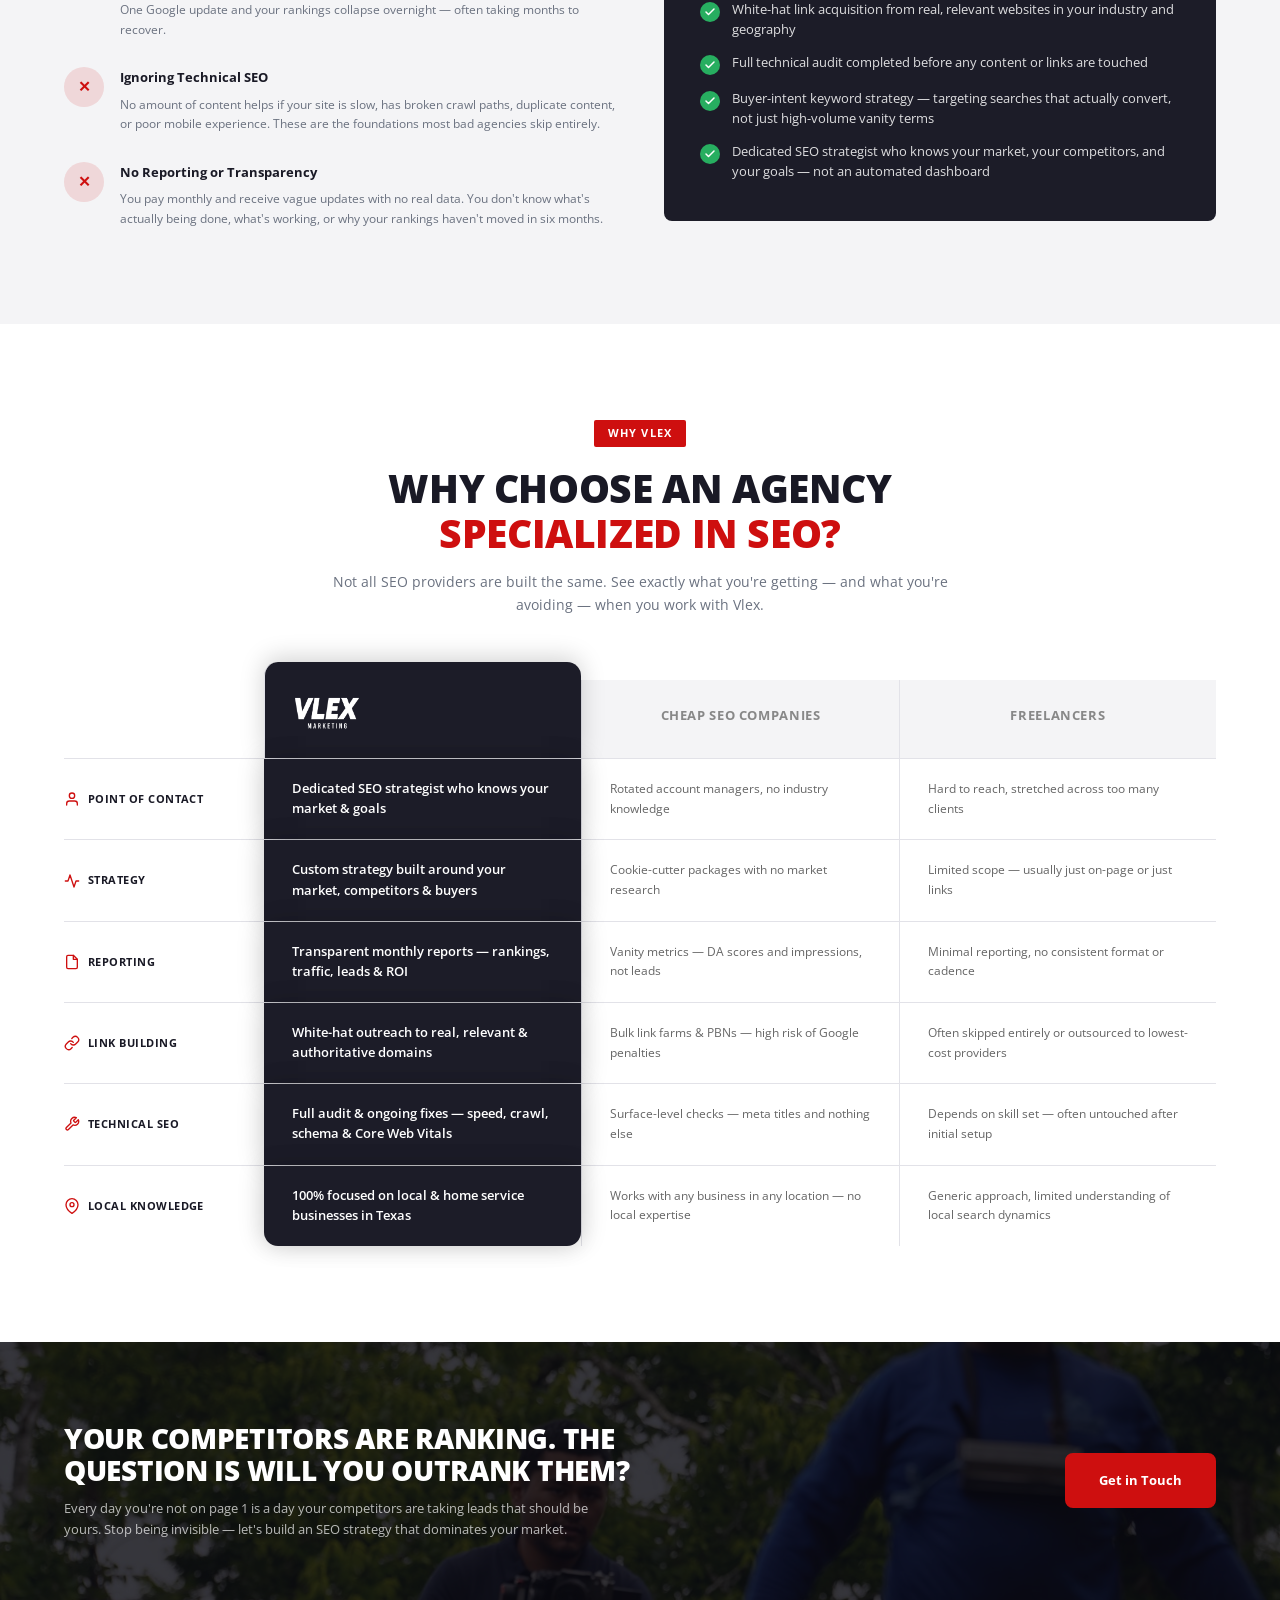
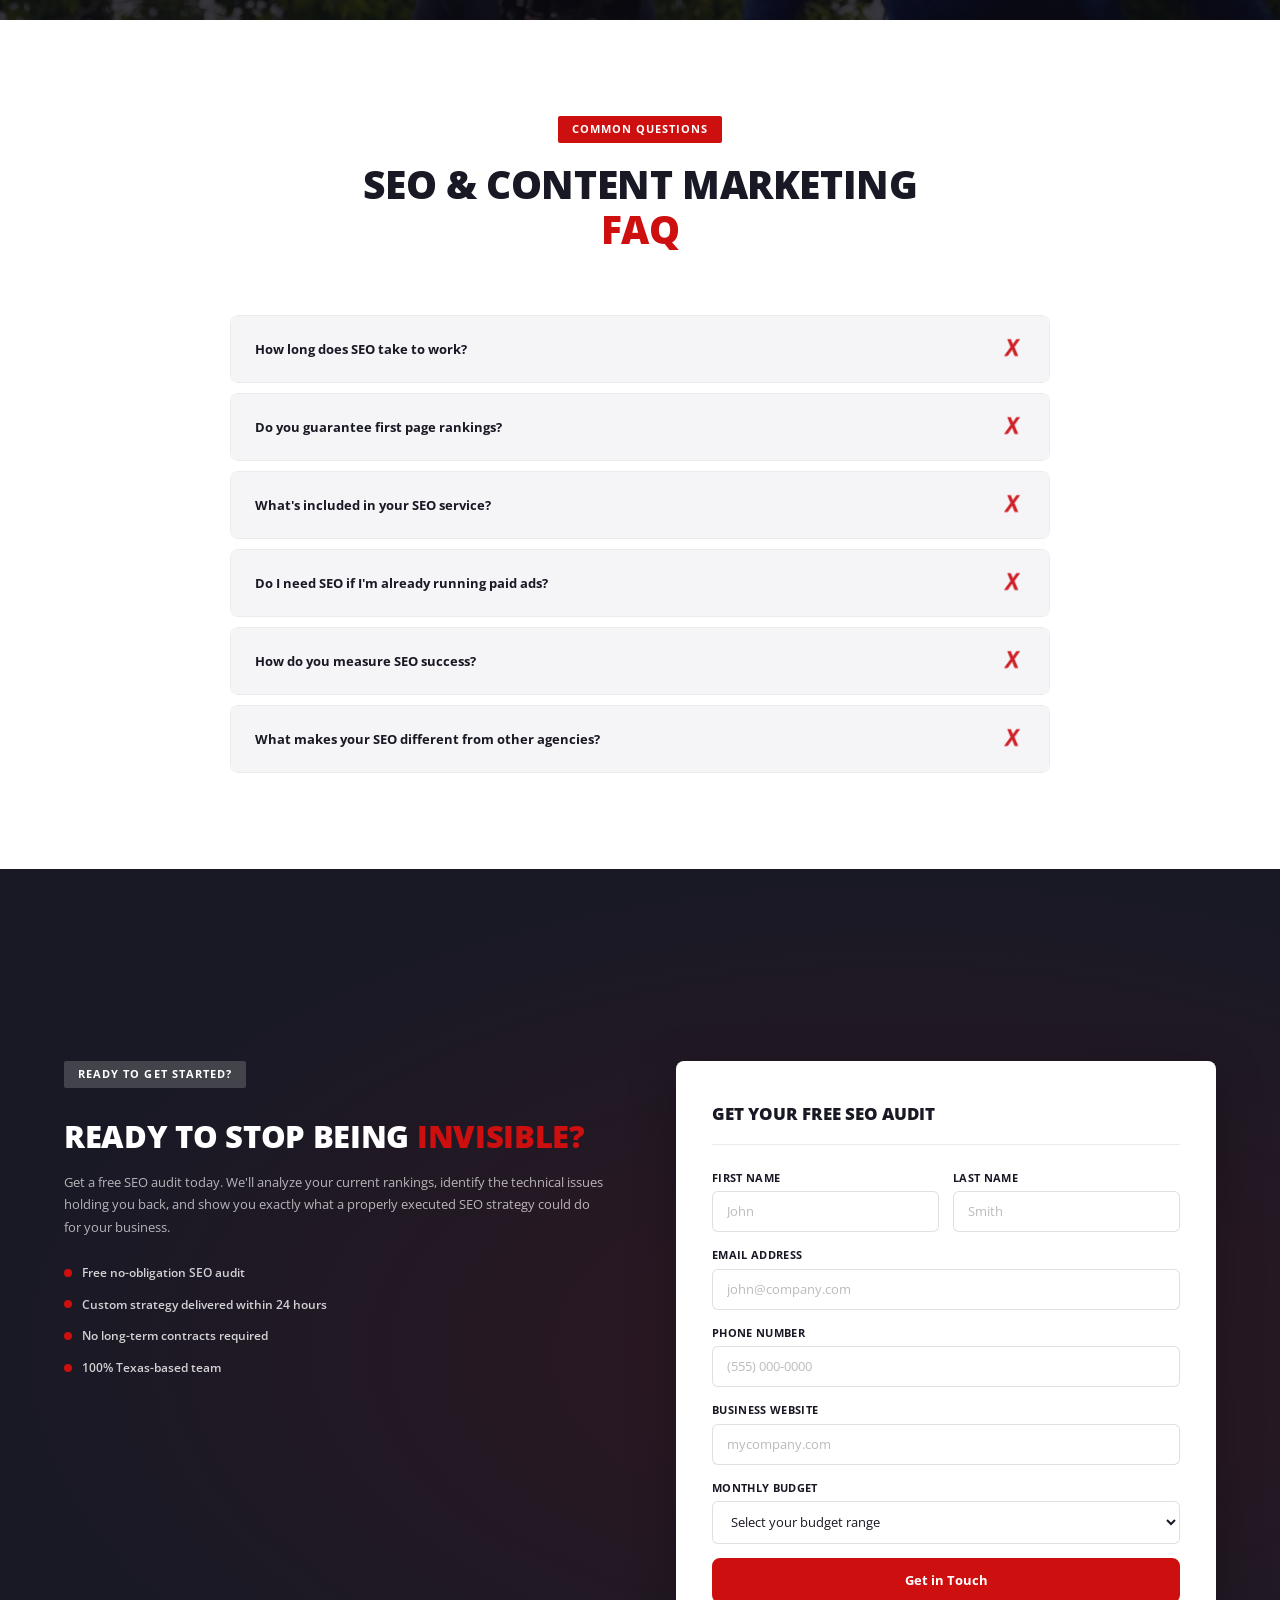
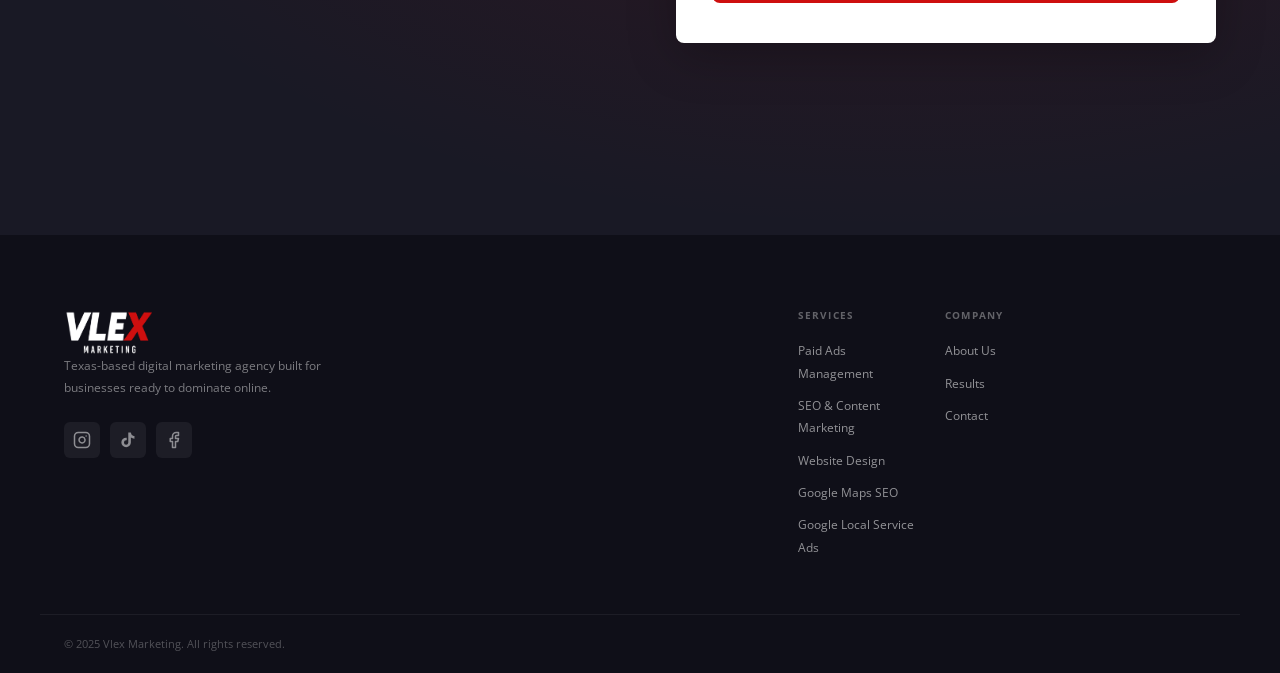
<file: seo.html>
<!DOCTYPE html>
<html lang="en">
<head>
  <meta charset="UTF-8" />
  <meta name="viewport" content="width=device-width, initial-scale=1.0" />
  <title>SEO &amp; Content Marketing — Vlex Marketing</title>
  <meta name="description" content="Vlex Marketing delivers SEO and content marketing strategies that rank your business on Google, drive qualified organic traffic, and compound growth over time. Texas-based. Results-driven." />
  <link rel="preconnect" href="https://fonts.googleapis.com" />
  <link rel="preconnect" href="https://fonts.gstatic.com" crossorigin />
  <link href="https://fonts.googleapis.com/css2?family=Open+Sans:wght@400;500;600;700;800;900&display=swap" rel="stylesheet" />
  <link rel="icon" type="image/png" href="favicon.png" />
  <link rel="stylesheet" href="style.css" />
  <link rel="stylesheet" href="seo.css" />
  <style>
    h1, h2, h3 { text-transform: uppercase !important; }
  </style>
</head>
<body>

  <!-- NAV -->
  <nav class="nav" id="navbar">
    <div class="container nav__inner">
      <a href="index.html" class="nav__logo">
        <img src="brand assests/logovlex.png" alt="Vlex Marketing" />
      </a>
      <ul class="nav__links">
        <li class="nav__item--dropdown">
          <button class="nav__dropdown-toggle" type="button" onclick="var p=this.closest('.nav__item--dropdown');p.classList.toggle('open');event.stopPropagation();">Services <span class="nav__chevron">▾</span></button>
          <div class="nav__mega">
            <div class="mega__main">
              <a href="paid-ads.html" class="mega__card">
                <div class="mega__img"><img src="brand assests/DSC00026-3.jpg" alt="Paid Ads Management" /></div>
                <h4>Paid Ads Management</h4>
                <p>Google Ads, Meta &amp; TikTok campaigns built to generate qualified leads at scale.</p>
              </a>
              <a href="seo.html" class="mega__card">
                <div class="mega__img"><img src="brand assests/DSC00129.jpg" alt="SEO & Content" /></div>
                <h4>SEO &amp; Content Marketing</h4>
                <p>Dominate organic search through technical SEO, authority content, and link building.</p>
              </a>
              <a href="website-design.html" class="mega__card">
                <div class="mega__img"><img src="brand assests/DSC00015.jpg" alt="Website Design" /></div>
                <h4>Website Design</h4>
                <p>High-converting websites and landing pages built for speed and measurable ROI.</p>
              </a>
            </div>
            <div class="mega__side">
              <a href="google-maps.html" class="mega__side-item">
                <div class="mega__side-icon"><svg width="20" height="20" viewBox="0 0 24 24" fill="none" stroke="currentColor" stroke-width="2"><path d="M21 10c0 7-9 13-9 13s-9-6-9-13a9 9 0 0 1 18 0z"/><circle cx="12" cy="10" r="3"/></svg></div>
                <div><h4>Google Maps SEO</h4><p>Get to the top of Google Maps so local customers find you first.</p></div>
              </a>
              <a href="local-service-ads.html" class="mega__side-item">
                <div class="mega__side-icon"><svg width="20" height="20" viewBox="0 0 24 24" fill="none" stroke="currentColor" stroke-width="2"><path d="M22 16.92v3a2 2 0 01-2.18 2 19.79 19.79 0 01-8.63-3.07A19.5 19.5 0 013.07 9.8 19.79 19.79 0 01.22 1.18 2 2 0 012.18 0h3a2 2 0 012 1.72 12.84 12.84 0 00.7 2.81 2 2 0 01-.45 2.11L6.91 7.09a16 16 0 006 6l.56-.56a2 2 0 012.11-.45 12.84 12.84 0 002.81.7A2 2 0 0122 14.92z"/></svg></div>
                <div><h4>Google Local Service Ads</h4><p>Pay-per-lead ads — only pay when customers actually call you.</p></div>
              </a>
            </div>
          </div>
        </li>
        <li><a href="index.html#about">About</a></li>
        <li><a href="index.html#results">Results</a></li>
        <li><a href="index.html#contact">Contact</a></li>
      </ul>
      <a href="#contact" class="btn btn--primary nav__cta">Get in Touch</a>
      <button class="nav__burger" id="burger" aria-label="Toggle menu">
        <span></span><span></span><span></span>
      </button>
    </div>
  </nav>

  <!-- MOBILE MENU -->
  <div class="nav__mobile" id="mobileMenu">
    <ul>
      <li><a href="paid-ads.html">Paid Ads Management</a></li>
      <li><a href="seo.html">SEO &amp; Content Marketing</a></li>
      <li><a href="website-design.html">Website Design</a></li>
      <li><a href="google-maps.html">Google Maps SEO</a></li>
      <li><a href="local-service-ads.html">Google Local Service Ads</a></li>
      <li><a href="index.html#about">About</a></li>
      <li><a href="index.html#results">Results</a></li>
      <li><a href="index.html#contact">Contact</a></li>
    </ul>
  </div>

  <!-- HERO -->
  <section class="se-hero">
    <div class="se-hero__bg">
      <img src="brand assests/DSC00015.jpg" alt="SEO and content marketing results" />
    </div>
    <div class="se-hero__overlay"></div>
    <div class="container se-hero__inner">
      <p class="se-hero__breadcrumb">SEO &amp; Content Marketing</p>
      <div class="se-hero__quote">
        <svg width="16" height="16" viewBox="0 0 24 24" fill="currentColor"><path d="M14.017 21v-7.391c0-5.704 3.731-9.57 8.983-10.609l.995 2.151c-2.432.917-3.995 3.638-3.995 5.849h4v10h-9.983zm-14.017 0v-7.391c0-5.704 3.748-9.57 9-10.609l.996 2.151c-2.433.917-3.996 3.638-3.996 5.849h3.983v10h-9.983z"/></svg>
        <span>"We went from page 4 to the top 3 results in under 6 months." — Vlex Client</span>
      </div>
      <h1 class="se-hero__headline">BE MORE SELECTIVE &amp; PROFITABLE<br>BY GETTING MORE LEADS FROM GOOGLE</h1>
      <ul class="se-hero__bullets">
        <li>
          <svg width="18" height="18" viewBox="0 0 24 24" fill="none" stroke="currentColor" stroke-width="2" stroke-linecap="round" stroke-linejoin="round"><circle cx="11" cy="11" r="8"/><line x1="21" y1="21" x2="16.65" y2="16.65"/></svg>
          Rank higher on Google and dominate your local market
        </li>
        <li>
          <svg width="18" height="18" viewBox="0 0 24 24" fill="none" stroke="currentColor" stroke-width="2" stroke-linecap="round" stroke-linejoin="round"><polyline points="22 12 18 12 15 19 9 5 6 12 2 12"/></svg>
          Drive qualified organic traffic that converts into real leads
        </li>
        <li>
          <svg width="18" height="18" viewBox="0 0 24 24" fill="none" stroke="currentColor" stroke-width="2" stroke-linecap="round" stroke-linejoin="round"><polyline points="23 6 13.5 15.5 8.5 10.5 1 18"/><polyline points="17 6 23 6 23 12"/></svg>
          Long-term growth that compounds — not a one-time spike
        </li>
      </ul>
      <div class="se-hero__actions">
        <a href="#contact" class="btn btn--primary btn--lg">Get in Touch</a>
      </div>
    </div>
    <div class="se-hero__stats">
      <div class="container se-hero__stats-inner">
        <div class="se-stat">
          <strong>94%</strong>
          <span>of clicks go to page 1 results</span>
        </div>
        <div class="se-stat-div"></div>
        <div class="se-stat">
          <strong>3x</strong>
          <span>more leads from organic vs paid alone</span>
        </div>
        <div class="se-stat-div"></div>
        <div class="se-stat">
          <strong>70%</strong>
          <span>of searchers ignore paid ads</span>
        </div>
        <div class="se-stat-div"></div>
        <div class="se-stat">
          <strong>6-12mo</strong>
          <span>average timeline to rank on page 1</span>
        </div>
      </div>
    </div>
  </section>

  <!-- SEO EXPERTISE -->
  <section class="se-section se-expertise">
    <div class="container se-two-col">
      <div class="se-two-col__text">
        <span class="label-tag">SEO Expertise That Drives Results</span>
        <h2>Stop Being Invisible.<br>Start Dominating Google.</h2>
        <p>Most businesses either ignore SEO entirely or get burned by cheap agencies that promise results and deliver nothing. Meanwhile, your competitors are quietly climbing the rankings and taking customers that should be yours.</p>
        <p>At Vlex Marketing, we build SEO strategies that compound over time. Every campaign starts with a deep technical audit, targets the keywords your buyers actually search, and builds the authority signals Google uses to rank you above everyone else in your market.</p>
        <ul class="se-checklist">
          <li>Technical SEO audit &amp; fixes</li>
          <li>Keyword research targeting buyer-intent searches</li>
          <li>On-page optimization for every page</li>
          <li>Local SEO &amp; Google Maps domination</li>
          <li>Monthly content strategy &amp; link building</li>
        </ul>
      </div>
      <div class="se-two-col__visual">
        <div class="se-services">
          <div class="se-service-card">
            <svg width="32" height="32" viewBox="0 0 24 24" fill="none" stroke="currentColor" stroke-width="2" stroke-linecap="round" stroke-linejoin="round"><path d="M14.7 6.3a1 1 0 0 0 0 1.4l1.6 1.6a1 1 0 0 0 1.4 0l3.77-3.77a6 6 0 0 1-7.94 7.94l-6.91 6.91a2.12 2.12 0 0 1-3-3l6.91-6.91a6 6 0 0 1 7.94-7.94l-3.76 3.76z"/></svg>
            <h4>Technical SEO</h4>
            <p>Site speed, crawlability, schema markup, and indexation fixes that form the foundation of strong rankings.</p>
          </div>
          <div class="se-service-card">
            <svg width="32" height="32" viewBox="0 0 24 24" fill="none" stroke="currentColor" stroke-width="2" stroke-linecap="round" stroke-linejoin="round"><path d="M21 10c0 7-9 13-9 13s-9-6-9-13a9 9 0 0 1 18 0z"/><circle cx="12" cy="10" r="3"/></svg>
            <h4>Local SEO</h4>
            <p>Google Business Profile optimization, local citations, and Maps pack strategies to dominate your area.</p>
          </div>
          <div class="se-service-card">
            <svg width="32" height="32" viewBox="0 0 24 24" fill="none" stroke="currentColor" stroke-width="2" stroke-linecap="round" stroke-linejoin="round"><path d="M14 2H6a2 2 0 0 0-2 2v16a2 2 0 0 0 2 2h12a2 2 0 0 0 2-2V8z"/><polyline points="14 2 14 8 20 8"/><line x1="16" y1="13" x2="8" y2="13"/><line x1="16" y1="17" x2="8" y2="17"/><polyline points="10 9 9 9 8 9"/></svg>
            <h4>Content Marketing</h4>
            <p>High-value, buyer-intent content that attracts organic traffic and positions you as the authority in your market.</p>
          </div>
          <div class="se-service-card">
            <svg width="32" height="32" viewBox="0 0 24 24" fill="none" stroke="currentColor" stroke-width="2" stroke-linecap="round" stroke-linejoin="round"><path d="M10 13a5 5 0 0 0 7.54.54l3-3a5 5 0 0 0-7.07-7.07l-1.72 1.71"/><path d="M14 11a5 5 0 0 0-7.54-.54l-3 3a5 5 0 0 0 7.07 7.07l1.71-1.71"/></svg>
            <h4>Link Building</h4>
            <p>White-hat link acquisition from authoritative, relevant domains that boost your domain authority and rankings.</p>
          </div>
        </div>
      </div>
    </div>
  </section>

  <!-- WHAT YOU GET -->
  <section class="se-section se-features">
    <div class="container">
      <div class="se-features__header">
        <span class="label-tag label-tag--light">What You Get</span>
        <h2>Effective SEO Management for <span class="text--red">Growth-Minded Businesses</span></h2>
        <p>We don't just chase rankings — we build organic lead generation systems that keep working month after month. Here's what makes a Vlex SEO campaign different.</p>
      </div>

      <div class="se-bullets-row">
        <div class="se-bullet-item">
          <div class="se-bullet-icon">
            <svg width="22" height="22" viewBox="0 0 24 24" fill="none" stroke="currentColor" stroke-width="2" stroke-linecap="round" stroke-linejoin="round"><path d="M12 22s8-4 8-10V5l-8-3-8 3v7c0 6 8 10 8 10z"/></svg>
          </div>
          <div>
            <h4>No Shortcuts Ever</h4>
            <p>We only use white-hat, Google-compliant strategies. No keyword stuffing, no black-hat links, no tactics that blow up in 6 months and tank your site.</p>
          </div>
        </div>
        <div class="se-bullet-item">
          <div class="se-bullet-icon">
            <svg width="22" height="22" viewBox="0 0 24 24" fill="none" stroke="currentColor" stroke-width="2" stroke-linecap="round" stroke-linejoin="round"><path d="M21 10c0 7-9 13-9 13s-9-6-9-13a9 9 0 0 1 18 0z"/><circle cx="12" cy="10" r="3"/></svg>
          </div>
          <div>
            <h4>Local SEO Domination</h4>
            <p>We specialize in local search. We'll put you at the top of Google Maps and the organic results for every high-intent keyword in your city and surrounding area.</p>
          </div>
        </div>
        <div class="se-bullet-item">
          <div class="se-bullet-icon">
            <svg width="22" height="22" viewBox="0 0 24 24" fill="none" stroke="currentColor" stroke-width="2" stroke-linecap="round" stroke-linejoin="round"><path d="M14 2H6a2 2 0 0 0-2 2v16a2 2 0 0 0 2 2h12a2 2 0 0 0 2-2V8z"/><polyline points="14 2 14 8 20 8"/></svg>
          </div>
          <div>
            <h4>Content That Converts</h4>
            <p>Every piece of content we create is built to rank and built to convert. We target buyer-intent keywords so the traffic we drive actually turns into leads and phone calls.</p>
          </div>
        </div>
      </div>

      <!-- Shingle box -->
      <div class="se-shingle-box">
        <div class="se-shingle-inner">
          <div class="se-pillar">
            <div class="se-pillar__icon">
              <svg width="44" height="44" viewBox="0 0 24 24" fill="none" stroke="currentColor" stroke-width="2" stroke-linecap="round" stroke-linejoin="round"><path d="M14.7 6.3a1 1 0 0 0 0 1.4l1.6 1.6a1 1 0 0 0 1.4 0l3.77-3.77a6 6 0 0 1-7.94 7.94l-6.91 6.91a2.12 2.12 0 0 1-3-3l6.91-6.91a6 6 0 0 1 7.94-7.94l-3.76 3.76z"/></svg>
            </div>
            <h3>Technical Foundation</h3>
            <p>Site architecture, page speed, Core Web Vitals, schema markup, and crawlability — we ensure Google can find, understand, and rank every page on your site.</p>
          </div>
          <div class="se-pillar-div"></div>
          <div class="se-pillar">
            <div class="se-pillar__icon">
              <svg width="44" height="44" viewBox="0 0 24 24" fill="none" stroke="currentColor" stroke-width="2" stroke-linecap="round" stroke-linejoin="round"><path d="M11 4H4a2 2 0 0 0-2 2v14a2 2 0 0 0 2 2h14a2 2 0 0 0 2-2v-7"/><path d="M18.5 2.5a2.121 2.121 0 0 1 3 3L12 15l-4 1 1-4 9.5-9.5z"/></svg>
            </div>
            <h3>Content Strategy</h3>
            <p>Keyword-mapped content calendars, buyer-intent blog posts, service pages, and location pages — every word is written to rank and convert at the same time.</p>
          </div>
          <div class="se-pillar-div"></div>
          <div class="se-pillar">
            <div class="se-pillar__icon">
              <svg width="44" height="44" viewBox="0 0 24 24" fill="none" stroke="currentColor" stroke-width="2" stroke-linecap="round" stroke-linejoin="round"><path d="M10 13a5 5 0 0 0 7.54.54l3-3a5 5 0 0 0-7.07-7.07l-1.72 1.71"/><path d="M14 11a5 5 0 0 0-7.54-.54l-3 3a5 5 0 0 0 7.07 7.07l1.71-1.71"/></svg>
            </div>
            <h3>Authority Building</h3>
            <p>Strategic outreach and white-hat link acquisition from relevant, high-authority domains that signal to Google your site deserves to rank above the competition.</p>
          </div>
        </div>
      </div>
    </div>
  </section>

  <!-- DON'T LET BAD PROVIDERS WIN -->
  <section class="se-section se-warning">
    <div class="container">
      <div class="se-warning__header">
        <span class="label-tag">The Reality</span>
        <h2>Don't Let Inferior Providers Show Up Above You on Google</h2>
      </div>
      <div class="se-warning__grid">
        <div class="se-warning-items">
          <div class="se-warning-item">
            <div class="se-warning-item__icon">✕</div>
            <div>
              <h4>Keyword Stuffing</h4>
              <p>Cheap SEO agencies cram keywords unnaturally into every sentence. Google recognizes this immediately, penalizes your site, and you end up worse off than when you started.</p>
            </div>
          </div>
          <div class="se-warning-item">
            <div class="se-warning-item__icon">✕</div>
            <div>
              <h4>Buying Cheap Links</h4>
              <p>Link farms and private blog networks look like a shortcut but they're a ticking time bomb. One Google update and your rankings collapse overnight — often taking months to recover.</p>
            </div>
          </div>
          <div class="se-warning-item">
            <div class="se-warning-item__icon">✕</div>
            <div>
              <h4>Ignoring Technical SEO</h4>
              <p>No amount of content helps if your site is slow, has broken crawl paths, duplicate content, or poor mobile experience. These are the foundations most bad agencies skip entirely.</p>
            </div>
          </div>
          <div class="se-warning-item">
            <div class="se-warning-item__icon">✕</div>
            <div>
              <h4>No Reporting or Transparency</h4>
              <p>You pay monthly and receive vague updates with no real data. You don't know what's actually being done, what's working, or why your rankings haven't moved in six months.</p>
            </div>
          </div>
        </div>
        <div class="se-good-card">
          <h3>What Good SEO Looks Like</h3>
          <ul class="se-good-list">
            <li>Clear monthly reports showing keyword ranking movements, traffic growth, and leads generated</li>
            <li>White-hat link acquisition from real, relevant websites in your industry and geography</li>
            <li>Full technical audit completed before any content or links are touched</li>
            <li>Buyer-intent keyword strategy — targeting searches that actually convert, not just high-volume vanity terms</li>
            <li>Dedicated SEO strategist who knows your market, your competitors, and your goals — not an automated dashboard</li>
          </ul>
        </div>
      </div>
    </div>
  </section>

  <!-- COMPARISON TABLE -->
  <section class="se-section se-why">
    <div class="container">
      <div class="section__header">
        <span class="label-tag">Why Vlex</span>
        <h2>Why Choose an Agency <span class="text--red">Specialized in SEO?</span></h2>
        <p>Not all SEO providers are built the same. See exactly what you're getting — and what you're avoiding — when you work with Vlex.</p>
      </div>

      <div class="se-compare">
        <div class="se-compare__head">
          <div class="se-compare__head-blank"></div>
          <div class="se-compare__head-col se-compare__head-col--vlex">
            <img src="brand assests/logovlex.png" alt="Vlex Marketing" class="se-compare__logo" />
          </div>
          <div class="se-compare__head-col">
            <span class="se-compare__col-label">Cheap SEO Companies</span>
          </div>
          <div class="se-compare__head-col">
            <span class="se-compare__col-label">Freelancers</span>
          </div>
        </div>

        <div class="se-compare__row">
          <div class="se-compare__cat">
            <svg width="16" height="16" viewBox="0 0 24 24" fill="none" stroke="currentColor" stroke-width="2" stroke-linecap="round" stroke-linejoin="round"><path d="M20 21v-2a4 4 0 0 0-4-4H8a4 4 0 0 0-4 4v2"/><circle cx="12" cy="7" r="4"/></svg>
            Point of Contact
          </div>
          <div class="se-compare__cell se-compare__cell--vlex">Dedicated SEO strategist who knows your market &amp; goals</div>
          <div class="se-compare__cell">Rotated account managers, no industry knowledge</div>
          <div class="se-compare__cell">Hard to reach, stretched across too many clients</div>
        </div>

        <div class="se-compare__row">
          <div class="se-compare__cat">
            <svg width="16" height="16" viewBox="0 0 24 24" fill="none" stroke="currentColor" stroke-width="2" stroke-linecap="round" stroke-linejoin="round"><polyline points="22 12 18 12 15 21 9 3 6 12 2 12"/></svg>
            Strategy
          </div>
          <div class="se-compare__cell se-compare__cell--vlex">Custom strategy built around your market, competitors &amp; buyers</div>
          <div class="se-compare__cell">Cookie-cutter packages with no market research</div>
          <div class="se-compare__cell">Limited scope — usually just on-page or just links</div>
        </div>

        <div class="se-compare__row">
          <div class="se-compare__cat">
            <svg width="16" height="16" viewBox="0 0 24 24" fill="none" stroke="currentColor" stroke-width="2" stroke-linecap="round" stroke-linejoin="round"><path d="M14 2H6a2 2 0 0 0-2 2v16a2 2 0 0 0 2 2h12a2 2 0 0 0 2-2V8z"/><polyline points="14 2 14 8 20 8"/></svg>
            Reporting
          </div>
          <div class="se-compare__cell se-compare__cell--vlex">Transparent monthly reports — rankings, traffic, leads &amp; ROI</div>
          <div class="se-compare__cell">Vanity metrics — DA scores and impressions, not leads</div>
          <div class="se-compare__cell">Minimal reporting, no consistent format or cadence</div>
        </div>

        <div class="se-compare__row">
          <div class="se-compare__cat">
            <svg width="16" height="16" viewBox="0 0 24 24" fill="none" stroke="currentColor" stroke-width="2" stroke-linecap="round" stroke-linejoin="round"><path d="M10 13a5 5 0 0 0 7.54.54l3-3a5 5 0 0 0-7.07-7.07l-1.72 1.71"/><path d="M14 11a5 5 0 0 0-7.54-.54l-3 3a5 5 0 0 0 7.07 7.07l1.71-1.71"/></svg>
            Link Building
          </div>
          <div class="se-compare__cell se-compare__cell--vlex">White-hat outreach to real, relevant &amp; authoritative domains</div>
          <div class="se-compare__cell">Bulk link farms &amp; PBNs — high risk of Google penalties</div>
          <div class="se-compare__cell">Often skipped entirely or outsourced to lowest-cost providers</div>
        </div>

        <div class="se-compare__row">
          <div class="se-compare__cat">
            <svg width="16" height="16" viewBox="0 0 24 24" fill="none" stroke="currentColor" stroke-width="2" stroke-linecap="round" stroke-linejoin="round"><path d="M14.7 6.3a1 1 0 0 0 0 1.4l1.6 1.6a1 1 0 0 0 1.4 0l3.77-3.77a6 6 0 0 1-7.94 7.94l-6.91 6.91a2.12 2.12 0 0 1-3-3l6.91-6.91a6 6 0 0 1 7.94-7.94l-3.76 3.76z"/></svg>
            Technical SEO
          </div>
          <div class="se-compare__cell se-compare__cell--vlex">Full audit &amp; ongoing fixes — speed, crawl, schema &amp; Core Web Vitals</div>
          <div class="se-compare__cell">Surface-level checks — meta titles and nothing else</div>
          <div class="se-compare__cell">Depends on skill set — often untouched after initial setup</div>
        </div>

        <div class="se-compare__row se-compare__row--last">
          <div class="se-compare__cat">
            <svg width="16" height="16" viewBox="0 0 24 24" fill="none" stroke="currentColor" stroke-width="2" stroke-linecap="round" stroke-linejoin="round"><path d="M21 10c0 7-9 13-9 13s-9-6-9-13a9 9 0 0 1 18 0z"/><circle cx="12" cy="10" r="3"/></svg>
            Local Knowledge
          </div>
          <div class="se-compare__cell se-compare__cell--vlex">100% focused on local &amp; home service businesses in Texas</div>
          <div class="se-compare__cell">Works with any business in any location — no local expertise</div>
          <div class="se-compare__cell">Generic approach, limited understanding of local search dynamics</div>
        </div>
      </div>
    </div>
  </section>

  <!-- CTA BANNER -->
  <section class="se-banner">
    <div class="se-banner__bg">
      <img src="brand assests/DSC00129.jpg" alt="" />
    </div>
    <div class="se-banner__overlay"></div>
    <div class="container se-banner__inner">
      <div>
        <h2>Your Competitors Are Ranking. The Question Is Will You Outrank Them?</h2>
        <p>Every day you're not on page 1 is a day your competitors are taking leads that should be yours. Stop being invisible — let's build an SEO strategy that dominates your market.</p>
      </div>
      <a href="#contact" class="btn btn--primary btn--lg">Get in Touch</a>
    </div>
  </section>

  <!-- FAQ -->
  <section class="se-section se-faq">
    <div class="container">
      <div class="section__header">
        <span class="label-tag">Common Questions</span>
        <h2>SEO &amp; Content Marketing <span class="text--red">FAQ</span></h2>
      </div>
      <div class="se-faq__list">

        <div class="se-faq__item">
          <button class="se-faq__q">
            How long does SEO take to work?
            <img src="brand assests/the X.png" class="se-faq__icon" alt="" width="26" height="26" />
          </button>
          <div class="se-faq__a">
            <p>SEO is a long-term investment, not a quick fix. Most businesses start seeing meaningful ranking improvements within 3–6 months, with significant organic traffic and lead growth happening in the 6–12 month range. Factors like your domain age, current technical health, competition level, and how aggressively we build authority all influence the timeline. We'll give you a realistic projection during your free SEO audit based on your specific situation.</p>
          </div>
        </div>

        <div class="se-faq__item">
          <button class="se-faq__q">
            Do you guarantee first page rankings?
            <img src="brand assests/the X.png" class="se-faq__icon" alt="" width="26" height="26" />
          </button>
          <div class="se-faq__a">
            <p>No reputable SEO agency can guarantee specific rankings — and any that do are lying to you. Google controls its algorithm and can update it at any time. What we can guarantee is that we'll use proven, white-hat strategies, work relentlessly on your behalf, and give you complete transparency on everything we're doing and every result we're achieving. Our track record speaks for itself, and we're confident in what our process delivers.</p>
          </div>
        </div>

        <div class="se-faq__item">
          <button class="se-faq__q">
            What's included in your SEO service?
            <img src="brand assests/the X.png" class="se-faq__icon" alt="" width="26" height="26" />
          </button>
          <div class="se-faq__a">
            <p>Our SEO service includes a full technical audit and fixes, in-depth keyword research targeting buyer-intent searches, on-page optimization for all key pages, local SEO and Google Business Profile management, a monthly content strategy with new pages and blog posts, white-hat link building outreach, and a transparent monthly report covering rankings, traffic, and lead metrics. Everything is handled by your dedicated strategist — nothing is outsourced to low-quality providers.</p>
          </div>
        </div>

        <div class="se-faq__item">
          <button class="se-faq__q">
            Do I need SEO if I'm already running paid ads?
            <img src="brand assests/the X.png" class="se-faq__icon" alt="" width="26" height="26" />
          </button>
          <div class="se-faq__a">
            <p>Absolutely — and the two work together powerfully. Paid ads give you immediate visibility, but the moment you stop spending, you disappear. SEO builds a permanent, compounding presence that generates leads around the clock without ongoing ad spend. Businesses that run both typically see 3–5x more total lead volume than those relying on either channel alone. SEO also lowers your cost-per-lead over time as organic traffic grows and your dependence on paid clicks decreases.</p>
          </div>
        </div>

        <div class="se-faq__item">
          <button class="se-faq__q">
            How do you measure SEO success?
            <img src="brand assests/the X.png" class="se-faq__icon" alt="" width="26" height="26" />
          </button>
          <div class="se-faq__a">
            <p>We measure success by what actually matters to your business — not just vanity metrics. That means keyword ranking improvements for your target search terms, organic traffic growth, lead volume from organic channels (calls, form fills, direction requests), and local visibility in the Google Maps pack. You'll receive a clear monthly report that breaks all of this down in plain language, with trend data so you can see the trajectory of growth over time.</p>
          </div>
        </div>

        <div class="se-faq__item">
          <button class="se-faq__q">
            What makes your SEO different from other agencies?
            <img src="brand assests/the X.png" class="se-faq__icon" alt="" width="26" height="26" />
          </button>
          <div class="se-faq__a">
            <p>Three things. First, we're specialists in local and home service businesses in Texas — we understand your market, your competitors, and your buyers better than any generalist agency. Second, we only use white-hat, Google-compliant strategies — no shortcuts that put your site at risk. Third, you'll always have a dedicated strategist who knows your business, not a rotating account manager reading from a script. We retain clients through results, not lock-in clauses, because we're confident in what we deliver.</p>
          </div>
        </div>

      </div>
    </div>
  </section>

  <!-- CTA FORM -->
  <section class="se-section se-cta" id="contact">
    <div class="se-cta__bg"></div>
    <div class="container se-cta__inner">
      <div class="se-cta__content">
        <span class="label-tag label-tag--light">Ready to Get Started?</span>
        <h2>Ready to Stop Being <span class="text--red">Invisible?</span></h2>
        <p>Get a free SEO audit today. We'll analyze your current rankings, identify the technical issues holding you back, and show you exactly what a properly executed SEO strategy could do for your business.</p>
        <div class="se-cta__bullets">
          <div class="se-cta-bullet"><span class="se-cta-bullet__dot"></span>Free no-obligation SEO audit</div>
          <div class="se-cta-bullet"><span class="se-cta-bullet__dot"></span>Custom strategy delivered within 24 hours</div>
          <div class="se-cta-bullet"><span class="se-cta-bullet__dot"></span>No long-term contracts required</div>
          <div class="se-cta-bullet"><span class="se-cta-bullet__dot"></span>100% Texas-based team</div>
        </div>
      </div>
      <form class="se-cta__form" id="seoForm">
        <h3 class="form-title">Get Your Free SEO Audit</h3>
        <div class="form-row">
          <div class="form-group">
            <label for="se_fname">First Name</label>
            <input type="text" id="se_fname" name="fname" placeholder="John" required />
          </div>
          <div class="form-group">
            <label for="se_lname">Last Name</label>
            <input type="text" id="se_lname" name="lname" placeholder="Smith" required />
          </div>
        </div>
        <div class="form-group">
          <label for="se_email">Email Address</label>
          <input type="email" id="se_email" name="email" placeholder="john@company.com" required />
        </div>
        <div class="form-group">
          <label for="se_phone">Phone Number</label>
          <input type="tel" id="se_phone" name="phone" placeholder="(555) 000-0000" />
        </div>
        <div class="form-group">
          <label for="se_business">Business Website</label>
          <input type="text" id="se_business" name="business" placeholder="mycompany.com" />
        </div>
        <div class="form-group">
          <label for="se_budget">Monthly Budget</label>
          <select id="se_budget" name="budget">
            <option value="">Select your budget range</option>
            <option>Under $500/mo</option>
            <option>$500 – $1,500/mo</option>
            <option>$1,500 – $3,000/mo</option>
            <option>$3,000 – $6,000/mo</option>
            <option>$6,000+/mo</option>
          </select>
        </div>
        <button type="submit" class="btn btn--primary btn--full">Get in Touch</button>
      </form>
    </div>
  </section>

  <!-- FOOTER -->
  <footer class="footer">
    <div class="container footer__inner">
      <div class="footer__brand">
        <a href="index.html" class="footer__logo">
          <img src="brand assests/logovlex.png" alt="Vlex Marketing" style="height:48px;width:auto;display:block;" />
        </a>
        <p>Texas-based digital marketing agency built for businesses ready to dominate online.</p>
        <div class="footer__social">
          <a href="https://www.instagram.com/vlexmarketing" target="_blank" rel="noopener noreferrer" aria-label="Instagram">
            <svg width="18" height="18" viewBox="0 0 24 24" fill="none" stroke="currentColor" stroke-width="2" stroke-linecap="round" stroke-linejoin="round"><rect x="2" y="2" width="20" height="20" rx="5" ry="5"/><path d="M16 11.37A4 4 0 1 1 12.63 8 4 4 0 0 1 16 11.37z"/><line x1="17.5" y1="6.5" x2="17.51" y2="6.5"/></svg>
          </a>
          <a href="https://www.tiktok.com/@vlexmarketing" target="_blank" rel="noopener noreferrer" aria-label="TikTok">
            <svg width="18" height="18" viewBox="0 0 24 24" fill="currentColor"><path d="M19.59 6.69a4.83 4.83 0 0 1-3.77-4.25V2h-3.45v13.67a2.89 2.89 0 0 1-2.88 2.5 2.89 2.89 0 0 1-2.89-2.89 2.89 2.89 0 0 1 2.89-2.89c.28 0 .54.04.79.1V9.01a6.33 6.33 0 0 0-.79-.05 6.34 6.34 0 0 0-6.34 6.34 6.34 6.34 0 0 0 6.34 6.34 6.34 6.34 0 0 0 6.33-6.34V8.69a8.18 8.18 0 0 0 4.78 1.52V6.75a4.85 4.85 0 0 1-1.01-.06z"/></svg>
          </a>
          <a href="https://www.facebook.com/share/1BEuyUZEoK/?mibextid=wwXIfr" target="_blank" rel="noopener noreferrer" aria-label="Facebook">
            <svg width="18" height="18" viewBox="0 0 24 24" fill="none" stroke="currentColor" stroke-width="2" stroke-linecap="round" stroke-linejoin="round"><path d="M18 2h-3a5 5 0 0 0-5 5v3H7v4h3v8h4v-8h3l1-4h-4V7a1 1 0 0 1 1-1h3z"/></svg>
          </a>
        </div>
      </div>
      <div class="footer__links">
        <div>
          <h5>Services</h5>
          <ul>
            <li><a href="paid-ads.html">Paid Ads Management</a></li>
            <li><a href="seo.html">SEO &amp; Content Marketing</a></li>
            <li><a href="website-design.html">Website Design</a></li>
            <li><a href="google-maps.html">Google Maps SEO</a></li>
            <li><a href="local-service-ads.html">Google Local Service Ads</a></li>
          </ul>
        </div>
        <div>
          <h5>Company</h5>
          <ul>
            <li><a href="index.html#about">About Us</a></li>
            <li><a href="index.html#results">Results</a></li>
            <li><a href="index.html#contact">Contact</a></li>
          </ul>
        </div>
      </div>
    </div>
    <div class="footer__bottom">
      <div class="container">
        <p>&copy; 2025 Vlex Marketing. All rights reserved.</p>
      </div>
    </div>
  </footer>

  <script src="script.js"></script>
  <script>
    // Dropdown outside-click handler
    document.addEventListener('click', function(e) {
      var d = document.querySelector('.nav__item--dropdown');
      if (d && !d.contains(e.target)) d.classList.remove('open');
    });

    // SEO FAQ accordion
    document.querySelectorAll('.se-faq__item').forEach(function(item) {
      item.querySelector('.se-faq__q').addEventListener('click', function() {
        var isOpen = item.classList.contains('open');
        document.querySelectorAll('.se-faq__item').forEach(function(i) { i.classList.remove('open'); });
        if (!isOpen) item.classList.add('open');
      });
    });

    // SEO form submit handler
    const seoForm = document.getElementById('seoForm');
    if (seoForm) {
      seoForm.addEventListener('submit', function(e) {
        e.preventDefault();
        const btn = seoForm.querySelector('button[type="submit"]');
        btn.textContent = 'Sending…';
        btn.disabled = true;
        setTimeout(function() {
          seoForm.innerHTML = `
            <div class="form-success">
              <div style="font-size:3rem;margin-bottom:16px;">&#128269;</div>
              <h3>You're In!</h3>
              <p>We'll review your site and reach out within 24 hours to schedule your free SEO audit. Get ready to climb the rankings.</p>
            </div>
          `;
        }, 1200);
      });
    }
  </script>
</body>
</html>
</file>
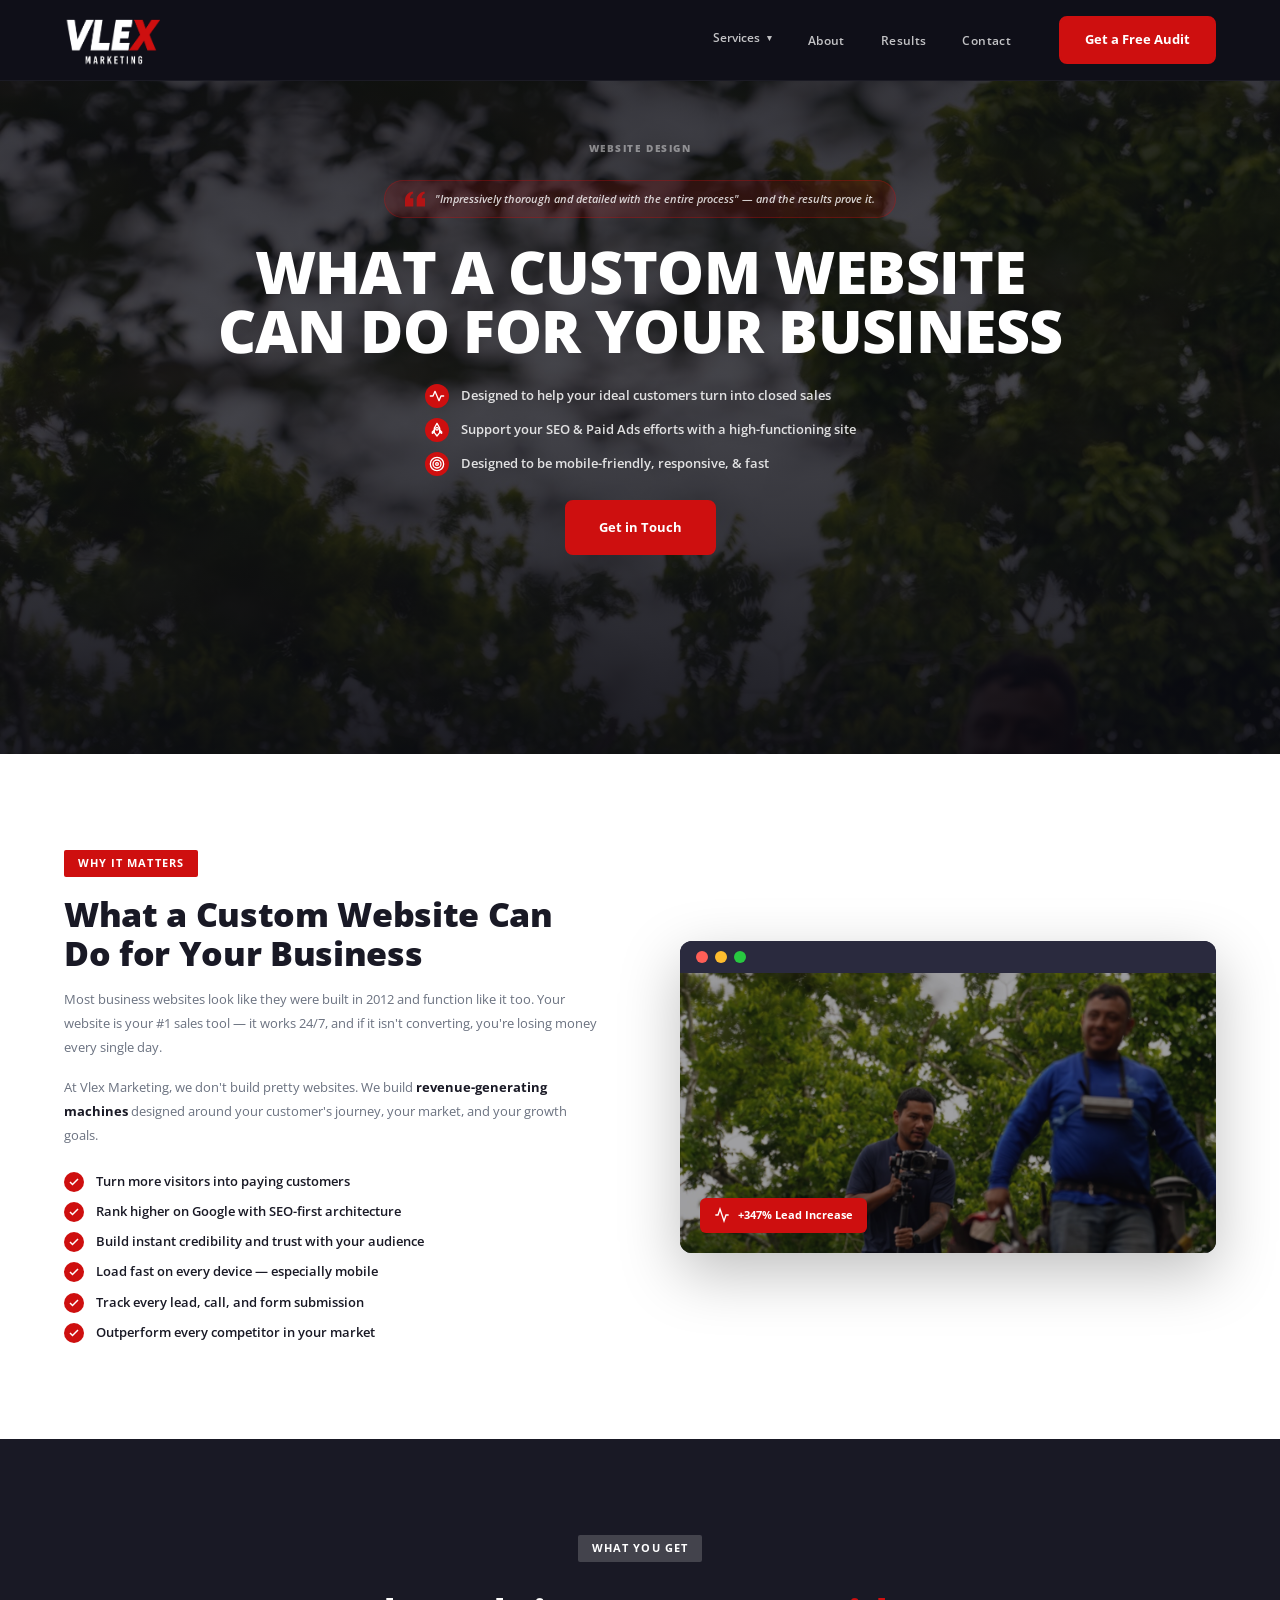
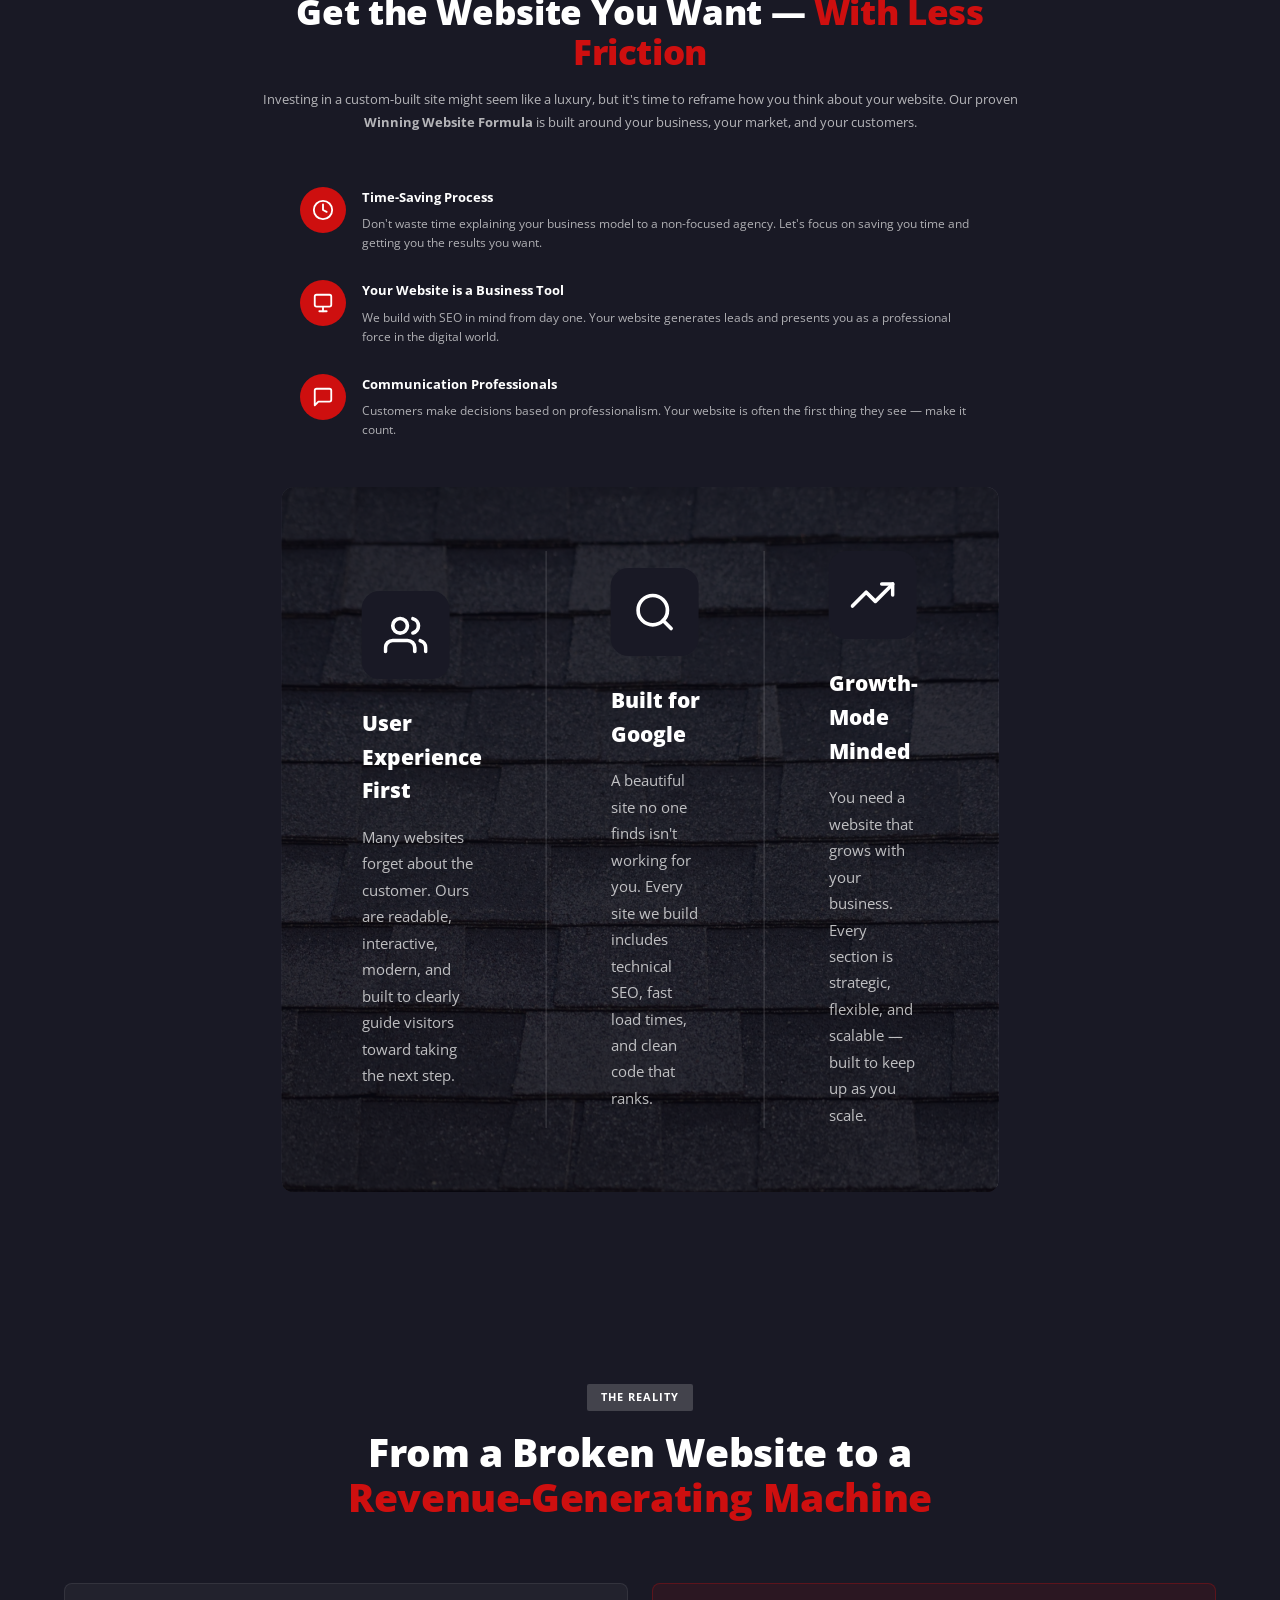
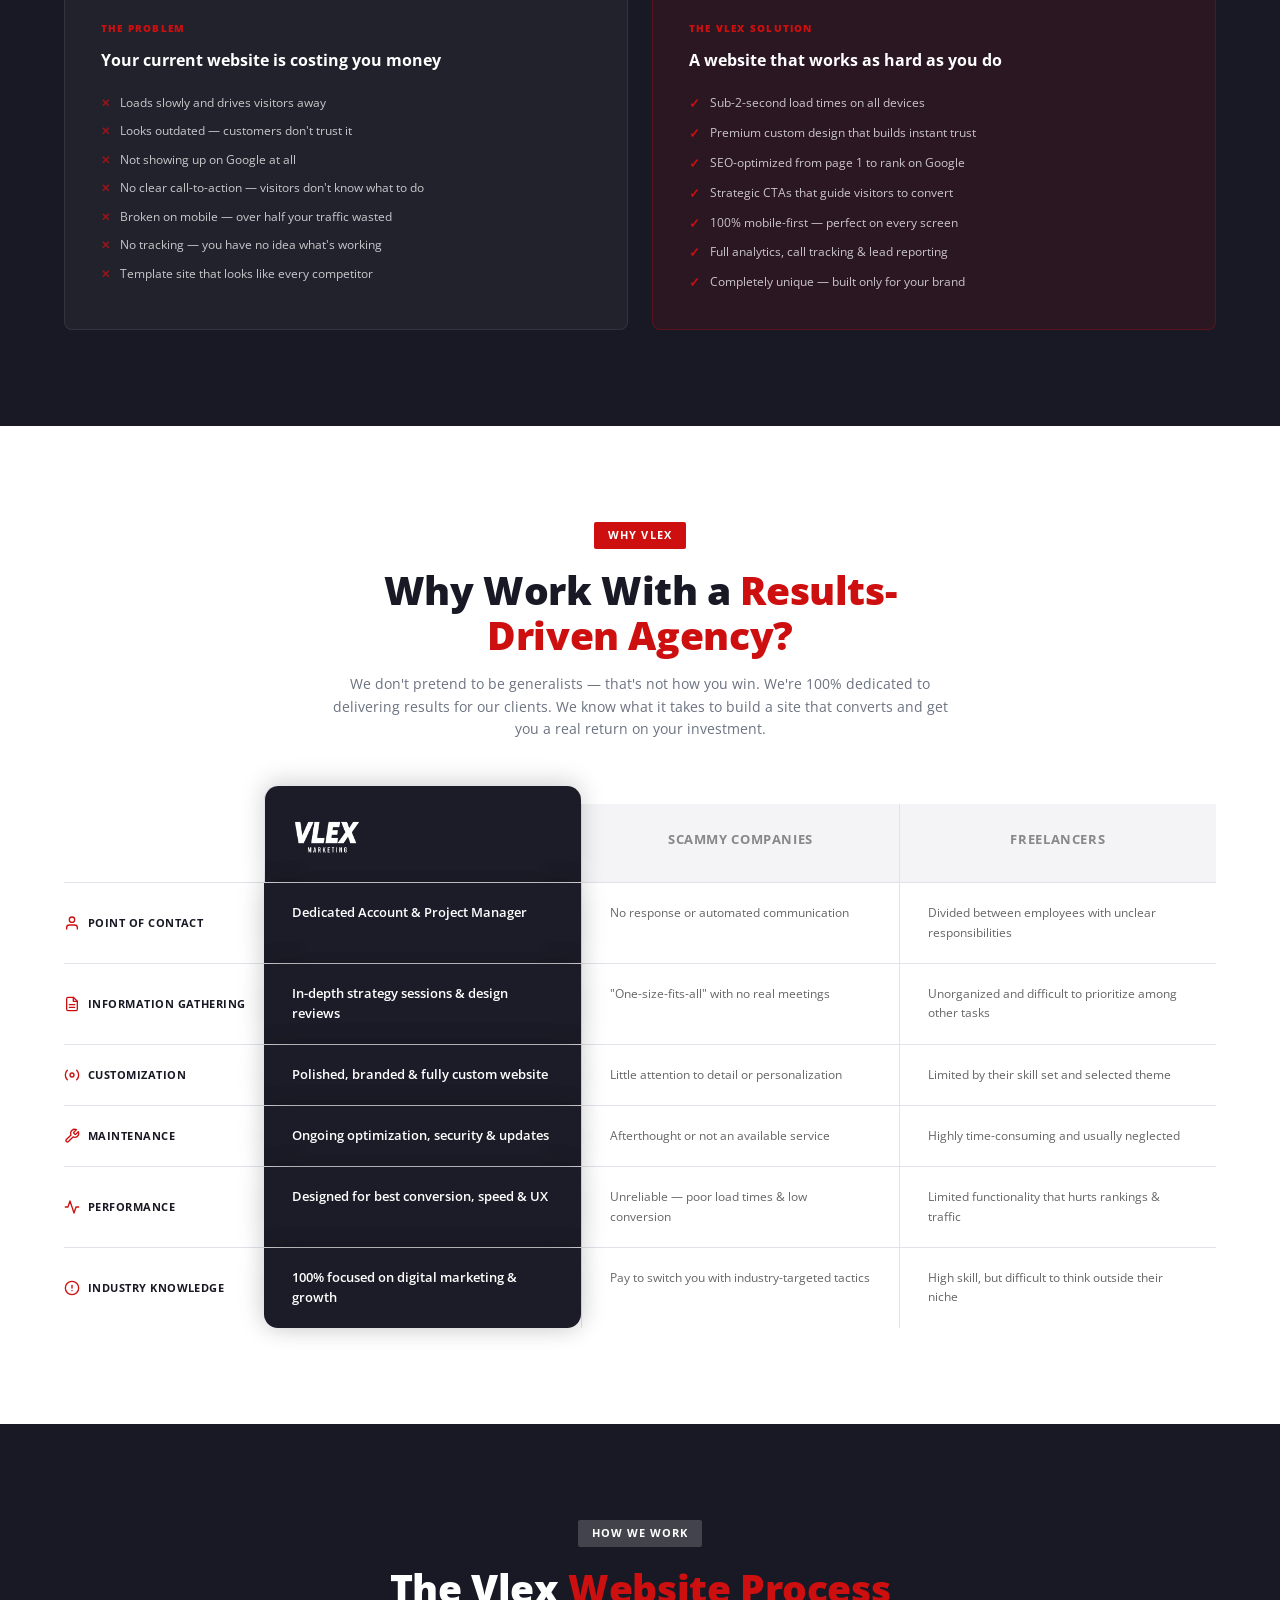
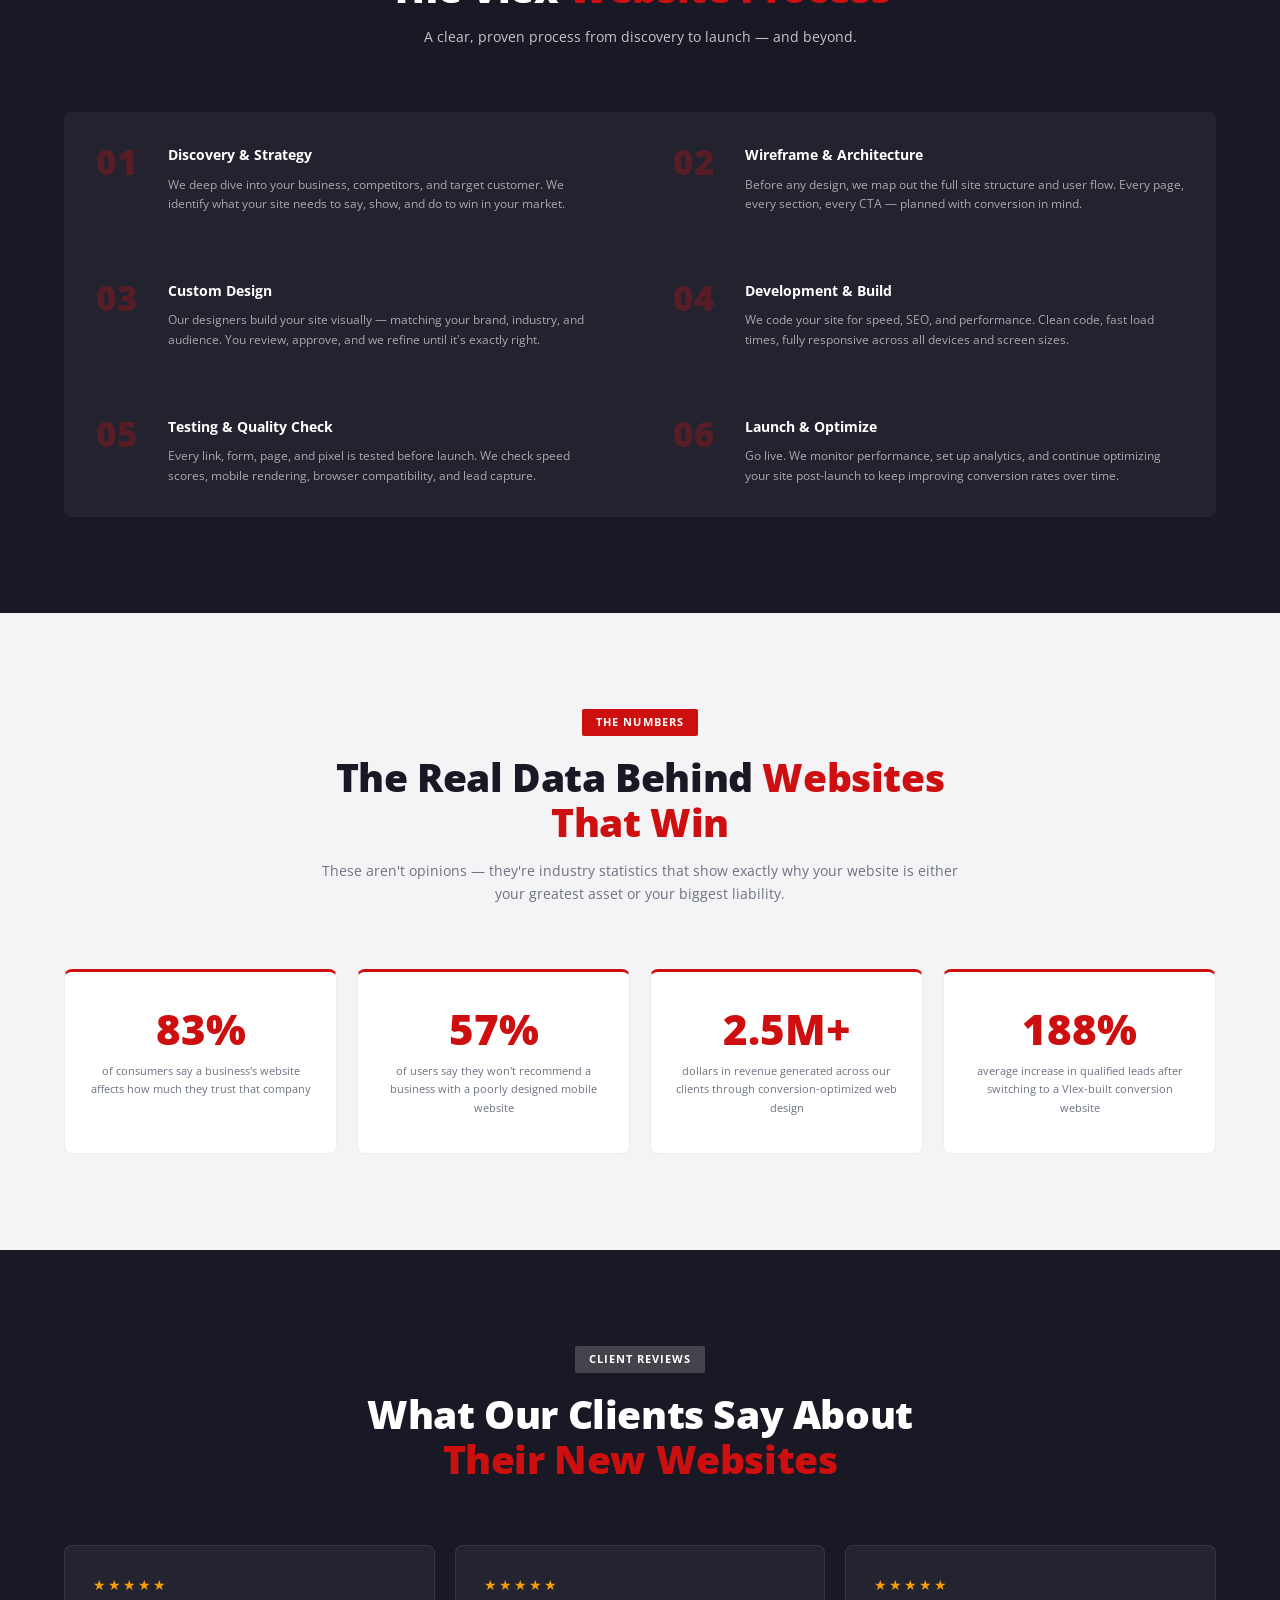
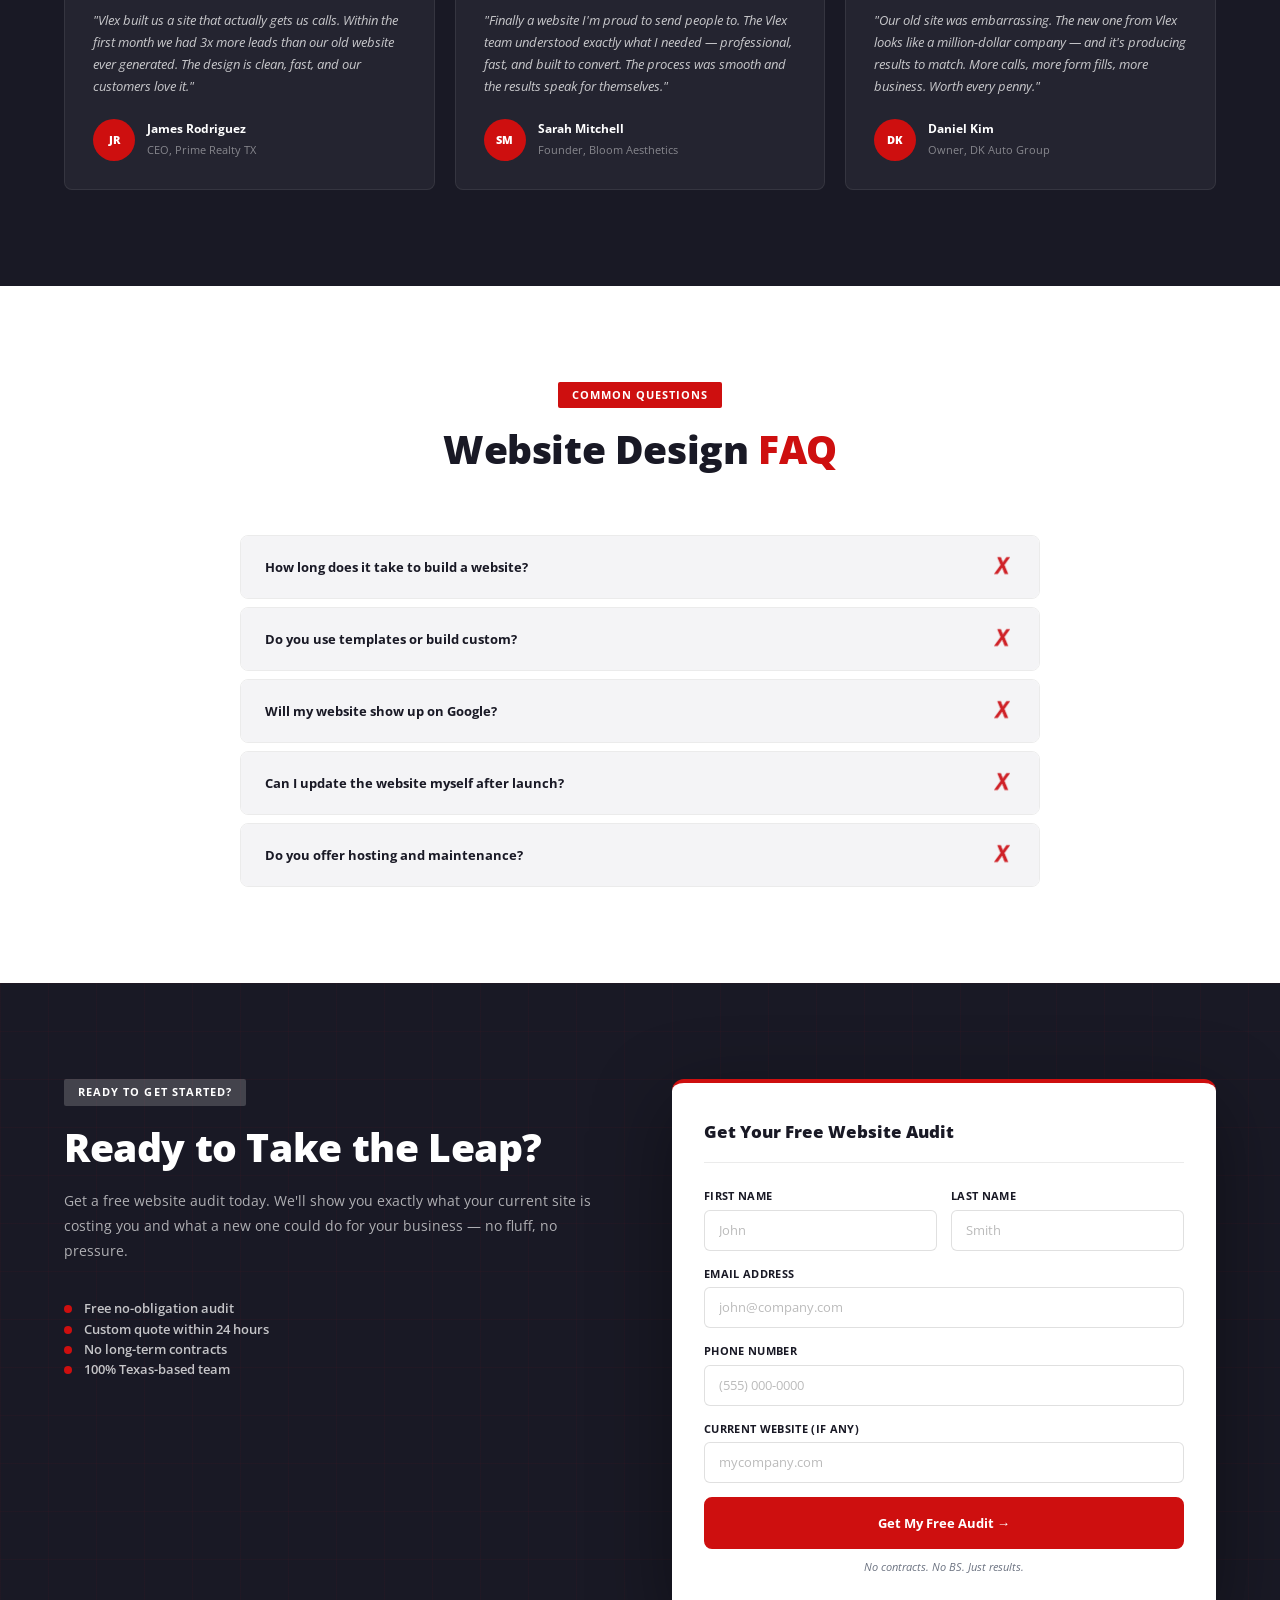
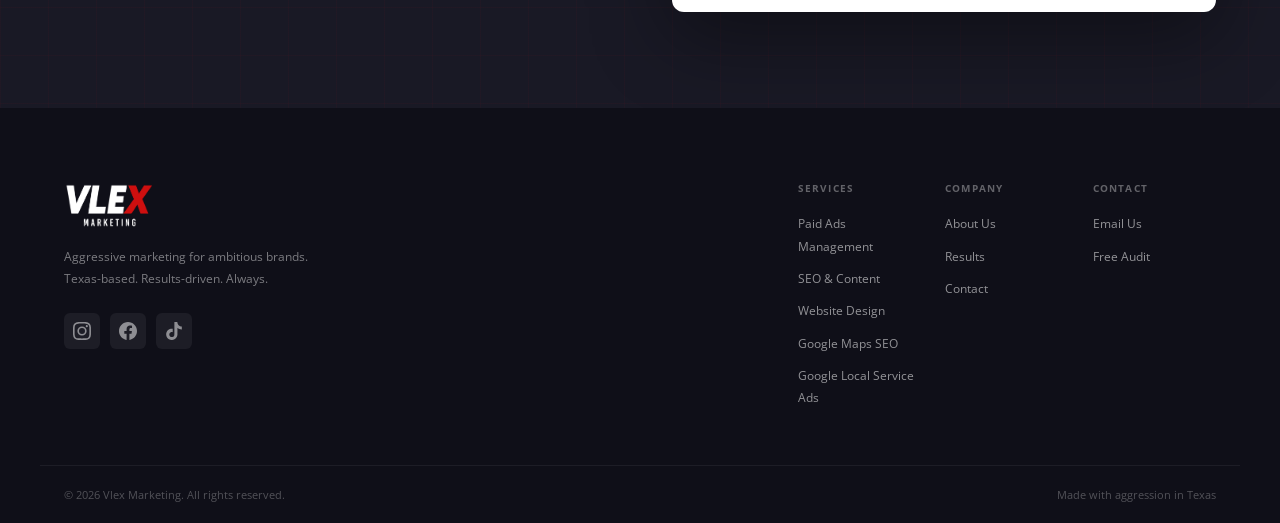
<file: website-design.html>
<!DOCTYPE html>
<html lang="en">
<head>
  <meta charset="UTF-8" />
  <meta name="viewport" content="width=device-width, initial-scale=1.0" />
  <title>Website Design — Vlex Marketing</title>
  <meta name="description" content="Vlex Marketing builds high-converting, professionally designed websites for businesses ready to dominate online. Texas-based. Results-driven." />
  <link rel="preconnect" href="https://fonts.googleapis.com" />
  <link rel="preconnect" href="https://fonts.gstatic.com" crossorigin />
  <link href="https://fonts.googleapis.com/css2?family=Open+Sans:wght@400;500;600;700;800;900&display=swap" rel="stylesheet" />
  <link rel="icon" type="image/png" href="favicon.png" />
  <link rel="stylesheet" href="style.css" />
  <link rel="stylesheet" href="website-design.css" />
</head>
<body>

  <!-- NAV -->
  <nav class="nav" id="navbar">
    <div class="container nav__inner">
      <a href="index.html" class="nav__logo">
        <img src="brand assests/logovlex.png" alt="Vlex Marketing" />
      </a>
      <ul class="nav__links">
        <li class="nav__item--dropdown">
          <button class="nav__dropdown-toggle" type="button" onclick="var p=this.closest('.nav__item--dropdown');p.classList.toggle('open');event.stopPropagation();">Services <span class="nav__chevron">▾</span></button>
          <div class="nav__mega">
            <div class="mega__main">
              <a href="#" class="mega__card">
                <div class="mega__img"><img src="brand assests/DSC00026-3.jpg" alt="Paid Ads Management" /></div>
                <h4>Paid Ads Management</h4>
                <p>Google Ads, Meta &amp; TikTok campaigns built to generate qualified leads at scale.</p>
              </a>
              <a href="seo.html" class="mega__card">
                <div class="mega__img"><img src="brand assests/DSC00129.jpg" alt="SEO & Content" /></div>
                <h4>SEO &amp; Content Marketing</h4>
                <p>Dominate organic search through technical SEO, authority content, and link building.</p>
              </a>
              <a href="website-design.html" class="mega__card">
                <div class="mega__img"><img src="brand assests/DSC00015.jpg" alt="Website Design" /></div>
                <h4>Website Design</h4>
                <p>High-converting websites and landing pages built for speed and measurable ROI.</p>
              </a>
            </div>
            <div class="mega__side">
              <a href="google-maps.html" class="mega__side-item">
                <div class="mega__side-icon"><svg width="20" height="20" viewBox="0 0 24 24" fill="none" stroke="currentColor" stroke-width="2"><path d="M21 10c0 7-9 13-9 13s-9-6-9-13a9 9 0 0 1 18 0z"/><circle cx="12" cy="10" r="3"/></svg></div>
                <div><h4>Google Maps SEO</h4><p>Get to the top of Google Maps so local customers find you first.</p></div>
              </a>
              <a href="local-service-ads.html" class="mega__side-item">
                <div class="mega__side-icon"><svg width="20" height="20" viewBox="0 0 24 24" fill="none" stroke="currentColor" stroke-width="2"><path d="M22 16.92v3a2 2 0 01-2.18 2 19.79 19.79 0 01-8.63-3.07A19.5 19.5 0 013.07 9.8 19.79 19.79 0 01.22 1.18 2 2 0 012.18 0h3a2 2 0 012 1.72 12.84 12.84 0 00.7 2.81 2 2 0 01-.45 2.11L6.91 7.09a16 16 0 006 6l.56-.56a2 2 0 012.11-.45 12.84 12.84 0 002.81.7A2 2 0 0122 14.92z"/></svg></div>
                <div><h4>Google Local Service Ads</h4><p>Pay-per-lead ads — only pay when customers actually call you.</p></div>
              </a>
            </div>
          </div>
        </li>
        <li><a href="index.html#about">About</a></li>
        <li><a href="index.html#results">Results</a></li>
        <li><a href="index.html#contact">Contact</a></li>
      </ul>
      <a href="index.html#contact" class="btn btn--primary nav__cta">Get a Free Audit</a>
      <button class="nav__burger" id="burger" aria-label="Toggle menu">
        <span></span><span></span><span></span>
      </button>
    </div>
  </nav>

  <!-- HERO -->
  <section class="wd-hero">
    <div class="wd-hero__bg">
      <img src="brand assests/DSC00129.jpg" alt="Vlex team on rooftop" />
    </div>
    <div class="wd-hero__overlay"></div>
    <div class="container wd-hero__inner">
      <p class="wd-hero__breadcrumb">Website Design</p>
      <div class="wd-hero__quote">
        <svg width="20" height="20" viewBox="0 0 24 24" fill="currentColor"><path d="M14.017 21v-7.391c0-5.704 3.731-9.57 8.983-10.609l.995 2.151c-2.432.917-3.995 3.638-3.995 5.849h4v10h-9.983zm-14.017 0v-7.391c0-5.704 3.748-9.57 9-10.609l.996 2.151c-2.433.917-3.996 3.638-3.996 5.849h3.983v10h-9.983z"/></svg>
        <span>"Impressively thorough and detailed with the entire process" — and the results prove it.</span>
      </div>
      <h1 class="wd-hero__headline">WHAT A CUSTOM WEBSITE CAN DO FOR YOUR BUSINESS</h1>
      <ul class="wd-hero__bullets">
        <li>
          <svg width="18" height="18" viewBox="0 0 24 24" fill="none" stroke="currentColor" stroke-width="2" stroke-linecap="round" stroke-linejoin="round"><polyline points="22 12 18 12 15 19 9 5 6 12 2 12"/></svg>
          Designed to help your ideal customers turn into closed sales
        </li>
        <li>
          <svg width="18" height="18" viewBox="0 0 24 24" fill="none" stroke="currentColor" stroke-width="2" stroke-linecap="round" stroke-linejoin="round"><path d="M12 2 L8 9 L8 16 L12 21 L16 16 L16 9 Z"/><path d="M8 12 L5 15 L5 17 L8 15"/><path d="M16 12 L19 15 L19 17 L16 15"/><circle cx="12" cy="10" r="2"/></svg>
          Support your SEO &amp; Paid Ads efforts with a high-functioning site
        </li>
        <li>
          <svg width="18" height="18" viewBox="0 0 24 24" fill="none" stroke="currentColor" stroke-width="2" stroke-linecap="round" stroke-linejoin="round"><circle cx="12" cy="12" r="10"/><circle cx="12" cy="12" r="6"/><circle cx="12" cy="12" r="2"/></svg>
          Designed to be mobile-friendly, responsive, &amp; fast
        </li>
      </ul>
      <div class="wd-hero__actions">
        <a href="#contact" class="btn btn--primary btn--lg">Get in Touch</a>
      </div>
    </div>
    <div class="wd-hero__stats">
      <div class="container wd-hero__stats-inner">
        <div class="wd-stat">
          <strong>83%</strong>
          <span>of users judge credibility by website design</span>
        </div>
        <div class="wd-stat-div"></div>
        <div class="wd-stat">
          <strong>3x</strong>
          <span>more leads with a conversion-optimized site</span>
        </div>
        <div class="wd-stat-div"></div>
        <div class="wd-stat">
          <strong>57%</strong>
          <span>won't recommend a poorly designed mobile site</span>
        </div>
        <div class="wd-stat-div"></div>
        <div class="wd-stat">
          <strong>2.4s</strong>
          <span>max load time before visitors leave for good</span>
        </div>
      </div>
    </div>
  </section>

  <!-- WHAT A CUSTOM SITE CAN DO -->
  <section class="wd-section wd-what">
    <div class="container wd-two-col">
      <div class="wd-two-col__text">
        <span class="label-tag">Why It Matters</span>
        <h2>What a Custom Website Can Do for Your Business</h2>
        <p>Most business websites look like they were built in 2012 and function like it too. Your website is your #1 sales tool — it works 24/7, and if it isn't converting, you're losing money every single day.</p>
        <p>At Vlex Marketing, we don't build pretty websites. We build <strong>revenue-generating machines</strong> designed around your customer's journey, your market, and your growth goals.</p>
        <ul class="wd-checklist">
          <li>Turn more visitors into paying customers</li>
          <li>Rank higher on Google with SEO-first architecture</li>
          <li>Build instant credibility and trust with your audience</li>
          <li>Load fast on every device — especially mobile</li>
          <li>Track every lead, call, and form submission</li>
          <li>Outperform every competitor in your market</li>
        </ul>
      </div>
      <div class="wd-two-col__visual">
        <div class="wd-mockup">
          <div class="wd-mockup__bar">
            <span></span><span></span><span></span>
          </div>
          <div class="wd-mockup__screen">
            <img src="brand assests/DSC00129.jpg" alt="Website on screen" />
            <div class="wd-mockup__overlay">
              <div class="wd-mockup__tag">
                <svg width="16" height="16" viewBox="0 0 24 24" fill="none" stroke="currentColor" stroke-width="2"><polyline points="22 12 18 12 15 21 9 3 6 12 2 12"/></svg>
                <span>+347% Lead Increase</span>
              </div>
            </div>
          </div>
        </div>
      </div>
    </div>
  </section>

  <!-- GET THE WEBSITE YOU WANT -->
  <section class="wd-section wd-features">
    <div class="container">

      <!-- Header + 3 bullet items on top -->
      <div class="wd-features__header">
        <span class="label-tag label-tag--light">What You Get</span>
        <h2>Get the Website You Want — <span class="text--red">With Less Friction</span></h2>
        <p>Investing in a custom-built site might seem like a luxury, but it's time to reframe how you think about your website. Our proven <strong>Winning Website Formula</strong> is built around your business, your market, and your customers.</p>
      </div>

      <div class="wd-bullets-row">
        <div class="wd-bullet-item">
          <div class="wd-bullet-icon">
            <svg width="22" height="22" viewBox="0 0 24 24" fill="none" stroke="currentColor" stroke-width="2" stroke-linecap="round" stroke-linejoin="round"><circle cx="12" cy="12" r="10"/><polyline points="12 6 12 12 16 14"/></svg>
          </div>
          <div>
            <h4>Time-Saving Process</h4>
            <p>Don't waste time explaining your business model to a non-focused agency. Let's focus on saving you time and getting you the results you want.</p>
          </div>
        </div>
        <div class="wd-bullet-item">
          <div class="wd-bullet-icon">
            <svg width="22" height="22" viewBox="0 0 24 24" fill="none" stroke="currentColor" stroke-width="2" stroke-linecap="round" stroke-linejoin="round"><rect x="3" y="3" width="18" height="13" rx="2"/><path d="M8 21h8"/><path d="M12 17v4"/></svg>
          </div>
          <div>
            <h4>Your Website is a Business Tool</h4>
            <p>We build with SEO in mind from day one. Your website generates leads and presents you as a professional force in the digital world.</p>
          </div>
        </div>
        <div class="wd-bullet-item">
          <div class="wd-bullet-icon">
            <svg width="22" height="22" viewBox="0 0 24 24" fill="none" stroke="currentColor" stroke-width="2" stroke-linecap="round" stroke-linejoin="round"><path d="M21 15a2 2 0 0 1-2 2H7l-4 4V5a2 2 0 0 1 2-2h14a2 2 0 0 1 2 2z"/></svg>
          </div>
          <div>
            <h4>Communication Professionals</h4>
            <p>Customers make decisions based on professionalism. Your website is often the first thing they see — make it count.</p>
          </div>
        </div>
      </div>

    </div><!-- /container -->

      <!-- Wide shingle rectangle with 3 pillar cards inside — full width -->
      <div class="wd-shingle-box">
        <div class="wd-shingle-inner">
          <div class="wd-pillar">
            <div class="wd-pillar__icon">
              <svg width="44" height="44" viewBox="0 0 24 24" fill="none" stroke="currentColor" stroke-width="2" stroke-linecap="round" stroke-linejoin="round"><path d="M17 21v-2a4 4 0 0 0-4-4H5a4 4 0 0 0-4 4v2"/><circle cx="9" cy="7" r="4"/><path d="M23 21v-2a4 4 0 0 0-3-3.87"/><path d="M16 3.13a4 4 0 0 1 0 7.75"/></svg>
            </div>
            <h3>User Experience First</h3>
            <p>Many websites forget about the customer. Ours are readable, interactive, modern, and built to clearly guide visitors toward taking the next step.</p>
          </div>
          <div class="wd-pillar-div"></div>
          <div class="wd-pillar">
            <div class="wd-pillar__icon">
              <svg width="44" height="44" viewBox="0 0 24 24" fill="none" stroke="currentColor" stroke-width="2" stroke-linecap="round" stroke-linejoin="round"><circle cx="11" cy="11" r="8"/><line x1="21" y1="21" x2="16.65" y2="16.65"/></svg>
            </div>
            <h3>Built for Google</h3>
            <p>A beautiful site no one finds isn't working for you. Every site we build includes technical SEO, fast load times, and clean code that ranks.</p>
          </div>
          <div class="wd-pillar-div"></div>
          <div class="wd-pillar">
            <div class="wd-pillar__icon">
              <svg width="44" height="44" viewBox="0 0 24 24" fill="none" stroke="currentColor" stroke-width="2" stroke-linecap="round" stroke-linejoin="round"><polyline points="23 6 13.5 15.5 8.5 10.5 1 18"/><polyline points="17 6 23 6 23 12"/></svg>
            </div>
            <h3>Growth-Mode Minded</h3>
            <p>You need a website that grows with your business. Every section is strategic, flexible, and scalable — built to keep up as you scale.</p>
          </div>
        </div>
      </div>

  </section>

  <!-- PROBLEM / SOLUTION -->
  <section class="wd-section wd-problem">
    <div class="container">
      <div class="section__header section__header--light">
        <span class="label-tag label-tag--light">The Reality</span>
        <h2>From a Broken Website to a <span class="text--red">Revenue-Generating Machine</span></h2>
      </div>
      <div class="wd-ps-grid">
        <div class="wd-ps-card wd-ps-card--problem">
          <div class="wd-ps-card__label">The Problem</div>
          <h3>Your current website is costing you money</h3>
          <ul class="wd-ps-list">
            <li>Loads slowly and drives visitors away</li>
            <li>Looks outdated — customers don't trust it</li>
            <li>Not showing up on Google at all</li>
            <li>No clear call-to-action — visitors don't know what to do</li>
            <li>Broken on mobile — over half your traffic wasted</li>
            <li>No tracking — you have no idea what's working</li>
            <li>Template site that looks like every competitor</li>
          </ul>
        </div>
        <div class="wd-ps-card wd-ps-card--solution">
          <div class="wd-ps-card__label">The Vlex Solution</div>
          <h3>A website that works as hard as you do</h3>
          <ul class="wd-ps-list">
            <li>Sub-2-second load times on all devices</li>
            <li>Premium custom design that builds instant trust</li>
            <li>SEO-optimized from page 1 to rank on Google</li>
            <li>Strategic CTAs that guide visitors to convert</li>
            <li>100% mobile-first — perfect on every screen</li>
            <li>Full analytics, call tracking &amp; lead reporting</li>
            <li>Completely unique — built only for your brand</li>
          </ul>
        </div>
      </div>
    </div>
  </section>

  <!-- WHY VLEX -->
  <section class="wd-section wd-why">
    <div class="container">
      <div class="section__header">
        <span class="label-tag">Why Vlex</span>
        <h2>Why Work With a <span class="text--red">Results-Driven Agency?</span></h2>
        <p>We don't pretend to be generalists — that's not how you win. We're 100% dedicated to delivering results for our clients. We know what it takes to build a site that converts and get you a real return on your investment.</p>
      </div>

      <div class="wd-compare">

        <!-- Column headers -->
        <div class="wd-compare__head">
          <div class="wd-compare__head-blank"></div>
          <div class="wd-compare__head-col wd-compare__head-col--vlex">
            <img src="brand assests/logovlex.png" alt="Vlex Marketing" class="wd-compare__logo" />
          </div>
          <div class="wd-compare__head-col">
            <span class="wd-compare__col-label">Scammy Companies</span>
          </div>
          <div class="wd-compare__head-col">
            <span class="wd-compare__col-label">Freelancers</span>
          </div>
        </div>

        <!-- Row 1 -->
        <div class="wd-compare__row">
          <div class="wd-compare__cat">
            <svg width="16" height="16" viewBox="0 0 24 24" fill="none" stroke="currentColor" stroke-width="2" stroke-linecap="round" stroke-linejoin="round"><path d="M20 21v-2a4 4 0 0 0-4-4H8a4 4 0 0 0-4 4v2"/><circle cx="12" cy="7" r="4"/></svg>
            Point of Contact
          </div>
          <div class="wd-compare__cell wd-compare__cell--vlex">Dedicated Account &amp; Project Manager</div>
          <div class="wd-compare__cell">No response or automated communication</div>
          <div class="wd-compare__cell">Divided between employees with unclear responsibilities</div>
        </div>

        <!-- Row 2 -->
        <div class="wd-compare__row">
          <div class="wd-compare__cat">
            <svg width="16" height="16" viewBox="0 0 24 24" fill="none" stroke="currentColor" stroke-width="2" stroke-linecap="round" stroke-linejoin="round"><path d="M14 2H6a2 2 0 0 0-2 2v16a2 2 0 0 0 2 2h12a2 2 0 0 0 2-2V8z"/><polyline points="14 2 14 8 20 8"/><line x1="16" y1="13" x2="8" y2="13"/><line x1="16" y1="17" x2="8" y2="17"/></svg>
            Information Gathering
          </div>
          <div class="wd-compare__cell wd-compare__cell--vlex">In-depth strategy sessions &amp; design reviews</div>
          <div class="wd-compare__cell">"One-size-fits-all" with no real meetings</div>
          <div class="wd-compare__cell">Unorganized and difficult to prioritize among other tasks</div>
        </div>

        <!-- Row 3 -->
        <div class="wd-compare__row">
          <div class="wd-compare__cat">
            <svg width="16" height="16" viewBox="0 0 24 24" fill="none" stroke="currentColor" stroke-width="2" stroke-linecap="round" stroke-linejoin="round"><circle cx="12" cy="12" r="3"/><path d="M19.07 4.93a10 10 0 0 1 0 14.14M4.93 4.93a10 10 0 0 0 0 14.14"/></svg>
            Customization
          </div>
          <div class="wd-compare__cell wd-compare__cell--vlex">Polished, branded &amp; fully custom website</div>
          <div class="wd-compare__cell">Little attention to detail or personalization</div>
          <div class="wd-compare__cell">Limited by their skill set and selected theme</div>
        </div>

        <!-- Row 4 -->
        <div class="wd-compare__row">
          <div class="wd-compare__cat">
            <svg width="16" height="16" viewBox="0 0 24 24" fill="none" stroke="currentColor" stroke-width="2" stroke-linecap="round" stroke-linejoin="round"><path d="M14.7 6.3a1 1 0 0 0 0 1.4l1.6 1.6a1 1 0 0 0 1.4 0l3.77-3.77a6 6 0 0 1-7.94 7.94l-6.91 6.91a2.12 2.12 0 0 1-3-3l6.91-6.91a6 6 0 0 1 7.94-7.94l-3.76 3.76z"/></svg>
            Maintenance
          </div>
          <div class="wd-compare__cell wd-compare__cell--vlex">Ongoing optimization, security &amp; updates</div>
          <div class="wd-compare__cell">Afterthought or not an available service</div>
          <div class="wd-compare__cell">Highly time-consuming and usually neglected</div>
        </div>

        <!-- Row 5 -->
        <div class="wd-compare__row">
          <div class="wd-compare__cat">
            <svg width="16" height="16" viewBox="0 0 24 24" fill="none" stroke="currentColor" stroke-width="2" stroke-linecap="round" stroke-linejoin="round"><polyline points="22 12 18 12 15 21 9 3 6 12 2 12"/></svg>
            Performance
          </div>
          <div class="wd-compare__cell wd-compare__cell--vlex">Designed for best conversion, speed &amp; UX</div>
          <div class="wd-compare__cell">Unreliable — poor load times &amp; low conversion</div>
          <div class="wd-compare__cell">Limited functionality that hurts rankings &amp; traffic</div>
        </div>

        <!-- Row 6 -->
        <div class="wd-compare__row wd-compare__row--last">
          <div class="wd-compare__cat">
            <svg width="16" height="16" viewBox="0 0 24 24" fill="none" stroke="currentColor" stroke-width="2" stroke-linecap="round" stroke-linejoin="round"><circle cx="12" cy="12" r="10"/><line x1="12" y1="8" x2="12" y2="12"/><line x1="12" y1="16" x2="12.01" y2="16"/></svg>
            Industry Knowledge
          </div>
          <div class="wd-compare__cell wd-compare__cell--vlex">100% focused on digital marketing &amp; growth</div>
          <div class="wd-compare__cell">Pay to switch you with industry-targeted tactics</div>
          <div class="wd-compare__cell">High skill, but difficult to think outside their niche</div>
        </div>

      </div>
    </div>
  </section>

  <!-- PROCESS -->
  <section class="wd-section wd-process" id="process">
    <div class="container">
      <div class="section__header section__header--light">
        <span class="label-tag label-tag--light">How We Work</span>
        <h2>The Vlex <span class="text--red">Website Process</span></h2>
        <p>A clear, proven process from discovery to launch — and beyond.</p>
      </div>
      <div class="wd-process__list">
        <div class="wd-process__item">
          <div class="wd-process__num">01</div>
          <div class="wd-process__body">
            <h3>Discovery &amp; Strategy</h3>
            <p>We deep dive into your business, competitors, and target customer. We identify what your site needs to say, show, and do to win in your market.</p>
          </div>
        </div>
        <div class="wd-process__item">
          <div class="wd-process__num">02</div>
          <div class="wd-process__body">
            <h3>Wireframe &amp; Architecture</h3>
            <p>Before any design, we map out the full site structure and user flow. Every page, every section, every CTA — planned with conversion in mind.</p>
          </div>
        </div>
        <div class="wd-process__item">
          <div class="wd-process__num">03</div>
          <div class="wd-process__body">
            <h3>Custom Design</h3>
            <p>Our designers build your site visually — matching your brand, industry, and audience. You review, approve, and we refine until it's exactly right.</p>
          </div>
        </div>
        <div class="wd-process__item">
          <div class="wd-process__num">04</div>
          <div class="wd-process__body">
            <h3>Development &amp; Build</h3>
            <p>We code your site for speed, SEO, and performance. Clean code, fast load times, fully responsive across all devices and screen sizes.</p>
          </div>
        </div>
        <div class="wd-process__item">
          <div class="wd-process__num">05</div>
          <div class="wd-process__body">
            <h3>Testing &amp; Quality Check</h3>
            <p>Every link, form, page, and pixel is tested before launch. We check speed scores, mobile rendering, browser compatibility, and lead capture.</p>
          </div>
        </div>
        <div class="wd-process__item">
          <div class="wd-process__num">06</div>
          <div class="wd-process__body">
            <h3>Launch &amp; Optimize</h3>
            <p>Go live. We monitor performance, set up analytics, and continue optimizing your site post-launch to keep improving conversion rates over time.</p>
          </div>
        </div>
      </div>
    </div>
  </section>

  <!-- STATS -->
  <section class="wd-section wd-data">
    <div class="container">
      <div class="section__header">
        <span class="label-tag">The Numbers</span>
        <h2>The Real Data Behind <span class="text--red">Websites That Win</span></h2>
        <p>These aren't opinions — they're industry statistics that show exactly why your website is either your greatest asset or your biggest liability.</p>
      </div>
      <div class="wd-data__grid">
        <div class="wd-data__card">
          <div class="wd-data__number">83%</div>
          <p>of consumers say a business's website affects how much they trust that company</p>
        </div>
        <div class="wd-data__card">
          <div class="wd-data__number">57%</div>
          <p>of users say they won't recommend a business with a poorly designed mobile website</p>
        </div>
        <div class="wd-data__card">
          <div class="wd-data__number">2.5M+</div>
          <p>dollars in revenue generated across our clients through conversion-optimized web design</p>
        </div>
        <div class="wd-data__card">
          <div class="wd-data__number">188%</div>
          <p>average increase in qualified leads after switching to a Vlex-built conversion website</p>
        </div>
      </div>
    </div>
  </section>

  <!-- TESTIMONIALS -->
  <section class="wd-section wd-reviews">
    <div class="container">
      <div class="section__header section__header--light">
        <span class="label-tag label-tag--light">Client Reviews</span>
        <h2>What Our Clients Say About <span class="text--red">Their New Websites</span></h2>
      </div>
      <div class="wd-reviews__grid">
        <div class="wd-review-card">
          <div class="stars">★★★★★</div>
          <p>"Vlex built us a site that actually gets us calls. Within the first month we had 3x more leads than our old website ever generated. The design is clean, fast, and our customers love it."</p>
          <div class="testimonial-author">
            <div class="author-avatar">JR</div>
            <div><strong>James Rodriguez</strong><span>CEO, Prime Realty TX</span></div>
          </div>
        </div>
        <div class="wd-review-card">
          <div class="stars">★★★★★</div>
          <p>"Finally a website I'm proud to send people to. The Vlex team understood exactly what I needed — professional, fast, and built to convert. The process was smooth and the results speak for themselves."</p>
          <div class="testimonial-author">
            <div class="author-avatar">SM</div>
            <div><strong>Sarah Mitchell</strong><span>Founder, Bloom Aesthetics</span></div>
          </div>
        </div>
        <div class="wd-review-card">
          <div class="stars">★★★★★</div>
          <p>"Our old site was embarrassing. The new one from Vlex looks like a million-dollar company — and it's producing results to match. More calls, more form fills, more business. Worth every penny."</p>
          <div class="testimonial-author">
            <div class="author-avatar">DK</div>
            <div><strong>Daniel Kim</strong><span>Owner, DK Auto Group</span></div>
          </div>
        </div>
      </div>
    </div>
  </section>

  <!-- FAQ -->
  <section class="wd-section wd-faq">
    <div class="container">
      <div class="section__header">
        <span class="label-tag">Common Questions</span>
        <h2>Website Design <span class="text--red">FAQ</span></h2>
      </div>
      <div class="wd-faq__list">
        <div class="wd-faq__item">
          <button class="wd-faq__q">
            How long does it take to build a website? <img src="brand assests/the X.png" class="wd-faq__icon" alt="" width="26" height="26" />
          </button>
          <div class="wd-faq__a">
            <p>Most websites are completed within 4–6 weeks from kickoff to launch. Timeline depends on the size and complexity of the project, as well as how quickly you provide feedback and approvals during the design phase.</p>
          </div>
        </div>
        <div class="wd-faq__item">
          <button class="wd-faq__q">
            Do you use templates or build custom? <img src="brand assests/the X.png" class="wd-faq__icon" alt="" width="26" height="26" />
          </button>
          <div class="wd-faq__a">
            <p>Every website we build is 100% custom — designed and developed specifically for your business. We never use pre-made templates. Your site will be unique to your brand, not copied from a theme library.</p>
          </div>
        </div>
        <div class="wd-faq__item">
          <button class="wd-faq__q">
            Will my website show up on Google? <img src="brand assests/the X.png" class="wd-faq__icon" alt="" width="26" height="26" />
          </button>
          <div class="wd-faq__a">
            <p>Yes — we build with SEO-first architecture from day one. Every page is structured with proper headings, meta tags, schema markup, fast load speeds, and clean code that search engines love. We also offer ongoing SEO services to keep climbing the rankings.</p>
          </div>
        </div>
        <div class="wd-faq__item">
          <button class="wd-faq__q">
            Can I update the website myself after launch? <img src="brand assests/the X.png" class="wd-faq__icon" alt="" width="26" height="26" />
          </button>
          <div class="wd-faq__a">
            <p>Absolutely. We build on easy-to-use platforms and provide training so you can make basic updates yourself. For larger changes, our team is always available to help — we offer ongoing support packages for clients who prefer hands-off management.</p>
          </div>
        </div>
        <div class="wd-faq__item">
          <button class="wd-faq__q">
            Do you offer hosting and maintenance? <img src="brand assests/the X.png" class="wd-faq__icon" alt="" width="26" height="26" />
          </button>
          <div class="wd-faq__a">
            <p>Yes. We offer hosting, security updates, backups, and ongoing maintenance plans so your site stays fast, secure, and up-to-date — without you having to worry about it.</p>
          </div>
        </div>
      </div>
    </div>
  </section>

  <!-- CTA -->
  <section class="wd-section wd-cta" id="contact">
    <div class="wd-cta__bg"></div>
    <div class="container wd-cta__inner">
      <div class="wd-cta__content">
        <span class="label-tag label-tag--light">Ready to Get Started?</span>
        <h2>Ready to Take the Leap?</h2>
        <p>Get a free website audit today. We'll show you exactly what your current site is costing you and what a new one could do for your business — no fluff, no pressure.</p>
        <div class="wd-cta__bullets">
          <div class="cta-bullet"><span class="cta-bullet__dot"></span>Free no-obligation audit</div>
          <div class="cta-bullet"><span class="cta-bullet__dot"></span>Custom quote within 24 hours</div>
          <div class="cta-bullet"><span class="cta-bullet__dot"></span>No long-term contracts</div>
          <div class="cta-bullet"><span class="cta-bullet__dot"></span>100% Texas-based team</div>
        </div>
      </div>
      <form class="cta__form" id="contactForm">
        <h3 class="form-title">Get Your Free Website Audit</h3>
        <div class="form-row">
          <div class="form-group">
            <label for="fname">First Name</label>
            <input type="text" id="fname" placeholder="John" required />
          </div>
          <div class="form-group">
            <label for="lname">Last Name</label>
            <input type="text" id="lname" placeholder="Smith" required />
          </div>
        </div>
        <div class="form-group">
          <label for="email">Email Address</label>
          <input type="email" id="email" placeholder="john@company.com" required />
        </div>
        <div class="form-group">
          <label for="phone">Phone Number</label>
          <input type="tel" id="phone" placeholder="(555) 000-0000" />
        </div>
        <div class="form-group">
          <label for="website">Current Website (if any)</label>
          <input type="text" id="website" placeholder="mycompany.com" />
        </div>
        <button type="submit" class="btn btn--primary btn--full btn--lg">Get My Free Audit →</button>
        <p class="form-note">No contracts. No BS. Just results.</p>
      </form>
    </div>
  </section>

  <!-- FOOTER -->
  <footer class="footer">
    <div class="container footer__inner">
      <div class="footer__brand">
        <img src="brand assests/logovlex.png" alt="Vlex Marketing" class="footer__logo" />
        <p>Aggressive marketing for ambitious brands.<br />Texas-based. Results-driven. Always.</p>
        <div class="footer__social">
          <a href="https://www.instagram.com/vlexmarketing?igsh=MXIxeHcyamhldG1yMA%3D%3D&utm_source=qr" target="_blank" rel="noopener noreferrer" aria-label="Instagram">
            <svg width="18" height="18" viewBox="0 0 24 24" fill="currentColor"><path d="M12 2.163c3.204 0 3.584.012 4.85.07 3.252.148 4.771 1.691 4.919 4.919.058 1.265.069 1.645.069 4.849 0 3.205-.012 3.584-.069 4.849-.149 3.225-1.664 4.771-4.919 4.919-1.266.058-1.644.07-4.85.07-3.204 0-3.584-.012-4.849-.07-3.26-.149-4.771-1.699-4.919-4.92-.058-1.265-.07-1.644-.07-4.849 0-3.204.013-3.583.07-4.849.149-3.227 1.664-4.771 4.919-4.919 1.266-.057 1.645-.069 4.849-.069zM12 0C8.741 0 8.333.014 7.053.072 2.695.272.273 2.69.073 7.052.014 8.333 0 8.741 0 12c0 3.259.014 3.668.072 4.948.2 4.358 2.618 6.78 6.98 6.98C8.333 23.986 8.741 24 12 24c3.259 0 3.668-.014 4.948-.072 4.354-.2 6.782-2.618 6.979-6.98.059-1.28.073-1.689.073-4.948 0-3.259-.014-3.667-.072-4.947-.196-4.354-2.617-6.78-6.979-6.98C15.668.014 15.259 0 12 0zm0 5.838a6.162 6.162 0 100 12.324 6.162 6.162 0 000-12.324zM12 16a4 4 0 110-8 4 4 0 010 8zm6.406-11.845a1.44 1.44 0 100 2.881 1.44 1.44 0 000-2.881z"/></svg>
          </a>
          <a href="https://www.facebook.com/share/1BEuyUZEoK/?mibextid=wwXIfr" target="_blank" rel="noopener noreferrer" aria-label="Facebook">
            <svg width="18" height="18" viewBox="0 0 24 24" fill="currentColor"><path d="M24 12.073c0-6.627-5.373-12-12-12s-12 5.373-12 12c0 5.99 4.388 10.954 10.125 11.854v-8.385H7.078v-3.47h3.047V9.43c0-3.007 1.792-4.669 4.533-4.669 1.312 0 2.686.235 2.686.235v2.953H15.83c-1.491 0-1.956.925-1.956 1.874v2.25h3.328l-.532 3.47h-2.796v8.385C19.612 23.027 24 18.062 24 12.073z"/></svg>
          </a>
          <a href="https://www.tiktok.com/@vlexmarketing?_r=1&_t=ZT-967NR0LHGeL" target="_blank" rel="noopener noreferrer" aria-label="TikTok">
            <svg width="18" height="18" viewBox="0 0 24 24" fill="currentColor"><path d="M12.525.02c1.31-.02 2.61-.01 3.91-.02.08 1.53.63 3.09 1.75 4.17 1.12 1.11 2.7 1.62 4.24 1.79v4.03c-1.44-.05-2.89-.35-4.2-.97-.57-.26-1.1-.59-1.62-.93-.01 2.92.01 5.84-.02 8.75-.08 1.4-.54 2.79-1.35 3.94-1.31 1.92-3.58 3.17-5.91 3.21-1.43.08-2.86-.31-4.08-1.03-2.02-1.19-3.44-3.37-3.65-5.71-.02-.5-.03-1-.01-1.49.18-1.9 1.12-3.72 2.58-4.96 1.66-1.44 3.98-2.13 6.15-1.72.02 1.48-.04 2.96-.04 4.44-.99-.32-2.15-.23-3.02.37-.63.41-1.11 1.04-1.36 1.75-.21.51-.15 1.07-.14 1.61.24 1.64 1.82 3.02 3.5 2.87 1.12-.01 2.19-.66 2.77-1.61.19-.33.4-.67.41-1.06.1-1.79.06-3.57.07-5.36.01-4.03-.01-8.05.02-12.07z"/></svg>
          </a>
        </div>
      </div>
      <div class="footer__links">
        <div class="footer__col">
          <h4>Services</h4>
          <ul>
            <li><a href="#">Paid Ads Management</a></li>
            <li><a href="seo.html">SEO &amp; Content</a></li>
            <li><a href="website-design.html">Website Design</a></li>
            <li><a href="google-maps.html">Google Maps SEO</a></li>
            <li><a href="local-service-ads.html">Google Local Service Ads</a></li>
          </ul>
        </div>
        <div class="footer__col">
          <h4>Company</h4>
          <ul>
            <li><a href="index.html#about">About Us</a></li>
            <li><a href="index.html#results">Results</a></li>
            <li><a href="index.html#contact">Contact</a></li>
          </ul>
        </div>
        <div class="footer__col">
          <h4>Contact</h4>
          <ul>
            <li><a href="mailto:Texasexclusiveproperties@gmail.com">Email Us</a></li>
            <li><a href="#contact">Free Audit</a></li>
          </ul>
        </div>
      </div>
    </div>
    <div class="footer__bottom">
      <div class="container">
        <p>© 2026 Vlex Marketing. All rights reserved.</p>
        <p>Made with aggression in Texas</p>
      </div>
    </div>
  </footer>

  <script src="script.js"></script>
  <script>
    document.addEventListener('click', function(e) {
      var d = document.querySelector('.nav__item--dropdown');
      if (d && !d.contains(e.target)) d.classList.remove('open');
    });
    // FAQ accordion
    document.querySelectorAll('.wd-faq__item').forEach(function(item) {
      item.querySelector('.wd-faq__q').addEventListener('click', function() {
        var isOpen = item.classList.contains('open');
        document.querySelectorAll('.wd-faq__item').forEach(function(i) { i.classList.remove('open'); });
        if (!isOpen) item.classList.add('open');
      });
    });
  </script>
</body>
</html>
</file>
<file: style.css>
/* ─── RESET & BASE ─────────────────────────────────────────── */
*, *::before, *::after { box-sizing: border-box; margin: 0; padding: 0; }

:root {
  --red:      #ce0f0f;
  --red-dk:   #a80c0c;
  --red-lt:   #fdf0f0;
  --dark:     #191925;
  --dark2:    #0f0f18;
  --dark3:    #23232f;
  --gray:     #6b7280;
  --gray-lt:  #f4f4f6;
  --white:    #ffffff;
  --radius:   8px;
  --shadow:   0 4px 24px rgba(0,0,0,0.15);
  --shadow-lg:0 12px 48px rgba(0,0,0,0.25);
  --transition: 0.22s ease;
  --font:     'Open Sans', Arial, sans-serif;
}

html { scroll-behavior: smooth; font-size: 14px; overflow-x: hidden; }

body {
  font-family: var(--font);
  color: var(--dark);
  background: var(--white);
  line-height: 1.6;
  overflow-x: hidden;
  max-width: 100vw;
}

img { max-width: 100%; display: block; }
a  { text-decoration: none; color: inherit; }
ul { list-style: none; }

.container {
  max-width: 1200px;
  margin: 0 auto;
  padding: 0 24px;
}

/* ─── TYPOGRAPHY ───────────────────────────────────────────── */
h1 { font-size: clamp(2.4rem, 5vw, 4rem); font-weight: 900; line-height: 1.05; letter-spacing: -0.01em; }
h2 { font-size: clamp(1.8rem, 3.5vw, 2.8rem); font-weight: 800; line-height: 1.15; letter-spacing: -0.01em; }
h3 { font-size: 1.15rem; font-weight: 700; }
h4 { font-size: 1rem; font-weight: 700; }

.text--red { color: var(--red); }

/* ─── UTILITIES ────────────────────────────────────────────── */
.label-tag {
  display: inline-block;
  padding: 5px 14px;
  background: var(--red);
  color: var(--white);
  border-radius: 2px;
  font-size: 0.75rem;
  font-weight: 700;
  letter-spacing: 0.1em;
  text-transform: uppercase;
  margin-bottom: 18px;
}
.label-tag--light {
  background: rgba(255,255,255,0.18);
  color: var(--white);
}

.eyebrow {
  display: inline-block;
  font-size: 0.8rem;
  font-weight: 700;
  letter-spacing: 0.12em;
  text-transform: uppercase;
  color: var(--red);
  margin-bottom: 16px;
  border-left: 3px solid var(--red);
  padding-left: 10px;
}

.section { padding: 96px 0; }

.section__header {
  text-align: center;
  max-width: 640px;
  margin: 0 auto 64px;
}
.section__header p {
  margin-top: 16px;
  color: var(--gray);
  font-size: 1rem;
}
.section__header--light h2,
.section__header--light p { color: var(--white); }
.section__header--light p { opacity: 0.75; }

/* ─── BUTTONS ──────────────────────────────────────────────── */
.btn {
  display: inline-flex;
  align-items: center;
  justify-content: center;
  gap: 8px;
  padding: 12px 24px;
  border-radius: var(--radius);
  font-family: var(--font);
  font-weight: 700;
  font-size: 0.9rem;
  cursor: pointer;
  border: 2px solid transparent;
  transition: all var(--transition);
  white-space: nowrap;
}
.btn--primary {
  background: var(--red);
  color: var(--white);
  border-color: var(--red);
}
.btn--primary:hover {
  background: var(--red-dk);
  border-color: var(--red-dk);
  transform: translateY(-2px);
  box-shadow: 0 8px 24px rgba(206,15,15,0.4);
}
.btn--outline {
  background: transparent;
  color: var(--white);
  border-color: rgba(255,255,255,0.4);
}
.btn--outline:hover {
  border-color: var(--white);
  background: rgba(255,255,255,0.1);
  transform: translateY(-2px);
}
.btn--lg { padding: 15px 32px; font-size: 0.95rem; }
.btn--full { width: 100%; }

/* ─── NAV ──────────────────────────────────────────────────── */
.nav {
  position: fixed;
  top: 0; left: 0; right: 0;
  z-index: 1000;
  background: var(--dark2);
  border-bottom: 1px solid rgba(255,255,255,0.05);
  transition: box-shadow var(--transition);
}
.nav.scrolled { box-shadow: 0 4px 32px rgba(0,0,0,0.5); }

.nav__inner {
  display: flex;
  align-items: center;
  height: 80px;
  gap: 32px;
}

.nav__logo img {
  height: 52px;
  width: auto;
}

.nav__links {
  display: flex;
  gap: 36px;
  margin-left: auto;
}
.nav__links a {
  font-size: 0.88rem;
  font-weight: 600;
  color: rgba(255,255,255,0.75);
  transition: color var(--transition);
  position: relative;
  letter-spacing: 0.03em;
}
.nav__links a::after {
  content: '';
  position: absolute;
  bottom: -4px; left: 0; right: 0;
  height: 2px;
  background: var(--red);
  transform: scaleX(0);
  transition: transform var(--transition);
  transform-origin: left;
}
.nav__links a:hover { color: var(--white); }
.nav__links a:hover::after { transform: scaleX(1); }

.nav__cta { margin-left: 16px; }

/* ─── MEGA DROPDOWN ─────────────────────────────────────────── */
.nav__item--dropdown { position: relative; }

.nav__dropdown-toggle {
  background: none;
  border: none;
  cursor: pointer;
  font-family: var(--font);
  font-size: 0.88rem;
  font-weight: 600;
  color: rgba(255,255,255,0.75);
  transition: color var(--transition);
  padding: 0;
  display: flex;
  align-items: center;
  gap: 4px;
}
.nav__dropdown-toggle:hover { color: var(--white); }

.nav__chevron {
  font-size: 0.65rem;
  margin-left: 3px;
  display: inline-block;
  transition: transform var(--transition);
}
.nav__item--dropdown.open .nav__chevron { transform: rotate(180deg); }

.nav__mega {
  display: none;
  position: absolute;
  top: calc(100% + 12px);
  left: 50%;
  transform: translateX(-50%);
  width: 820px;
  background: var(--white);
  border-radius: 12px;
  box-shadow: 0 20px 60px rgba(0,0,0,0.18);
  border: 1px solid rgba(0,0,0,0.07);
  overflow: hidden;
  z-index: 2000;
  animation: dropIn 0.18s ease;
}
@keyframes dropIn {
  from { opacity: 0; transform: translateX(-50%) translateY(-8px); }
  to   { opacity: 1; transform: translateX(-50%) translateY(0); }
}
.nav__item--dropdown.open .nav__mega { display: flex; }

/* Left: 3 image cards */
.mega__main {
  display: flex;
  flex-direction: column;
  gap: 0;
  width: 320px;
  flex-shrink: 0;
  border-right: 1px solid rgba(0,0,0,0.07);
  padding: 16px;
  gap: 8px;
}

.mega__card {
  display: flex;
  gap: 14px;
  align-items: flex-start;
  padding: 12px;
  border-radius: 8px;
  text-decoration: none;
  color: inherit;
  transition: background var(--transition);
}
.mega__card:hover { background: var(--gray-lt); }
.mega__card:hover h4 { color: var(--red); }

.mega__img {
  width: 72px;
  height: 54px;
  border-radius: 6px;
  overflow: hidden;
  flex-shrink: 0;
}
.mega__img img {
  width: 100%;
  height: 100%;
  object-fit: cover;
  display: block;
}

.mega__card h4 {
  font-size: 0.88rem;
  font-weight: 700;
  color: var(--dark);
  margin-bottom: 4px;
  transition: color var(--transition);
}
.mega__card p {
  font-size: 0.78rem;
  color: var(--gray);
  line-height: 1.5;
  margin: 0;
}

/* Right: list items */
.mega__side {
  flex: 1;
  padding: 16px;
  display: flex;
  flex-direction: column;
  gap: 4px;
}

.mega__side-item {
  display: flex;
  gap: 12px;
  align-items: flex-start;
  padding: 10px 12px;
  border-radius: 8px;
  text-decoration: none;
  color: inherit;
  transition: background var(--transition);
}
.mega__side-item:hover { background: var(--gray-lt); }
.mega__side-item:hover h4 { color: var(--red); }

.mega__side-icon {
  width: 34px;
  height: 34px;
  border-radius: 8px;
  background: var(--red-lt);
  color: var(--red);
  display: flex;
  align-items: center;
  justify-content: center;
  flex-shrink: 0;
  margin-top: 1px;
}

/* Google Maps SEO & Local Ads get red accent */
.mega__side-item:nth-child(1) .mega__side-icon,
.mega__side-item:nth-child(2) .mega__side-icon {
  background: var(--red);
  color: var(--white);
}
.mega__side-item:nth-child(1) h4,
.mega__side-item:nth-child(2) h4 {
  color: var(--red);
}

.mega__side-item h4 {
  font-size: 0.85rem;
  font-weight: 700;
  color: var(--dark);
  margin-bottom: 3px;
  transition: color var(--transition);
}
.mega__side-item p {
  font-size: 0.76rem;
  color: var(--gray);
  line-height: 1.5;
  margin: 0;
}

.nav__burger {
  display: none;
  flex-direction: column;
  gap: 5px;
  background: none;
  border: none;
  cursor: pointer;
  margin-left: auto;
  padding: 4px;
}
.nav__burger span {
  display: block;
  width: 24px;
  height: 2px;
  background: var(--white);
  border-radius: 2px;
  transition: all var(--transition);
}

.nav__mobile {
  display: none;
  flex-direction: column;
  gap: 0;
  padding: 16px 24px 24px;
  border-top: 1px solid rgba(255,255,255,0.08);
  background: var(--dark2);
}
.nav__mobile a {
  padding: 14px 0;
  font-weight: 600;
  font-size: 1rem;
  border-bottom: 1px solid rgba(255,255,255,0.06);
  color: rgba(255,255,255,0.8);
  transition: color var(--transition);
}
.nav__mobile a:hover { color: var(--white); }
.nav__mobile .btn { margin-top: 20px; text-align: center; }
.nav__mobile.open { display: flex; }

.nav__mobile-dropdown { width: 100%; }

.nav__mobile-services-toggle {
  display: block;
  width: 100%;
  text-align: left;
  background: none;
  border: none;
  border-bottom: 1px solid rgba(255,255,255,0.06);
  padding: 14px 0;
  font-weight: 600;
  font-size: 1rem;
  color: rgba(255,255,255,0.8);
  cursor: pointer;
  font-family: inherit;
}
.nav__mobile-services-toggle:hover { color: var(--white); }

.nav__mobile-chevron {
  float: right;
  transition: transform 0.2s ease;
}

.nav__mobile-services-menu {
  display: none;
  flex-direction: column;
  background: rgba(255,255,255,0.04);
  border-radius: 6px;
  margin: 4px 0 8px;
  overflow: hidden;
}
.nav__mobile-services-menu.open { display: flex; }
.nav__mobile-services-menu a {
  padding: 12px 16px;
  font-size: 0.9rem;
  font-weight: 500;
  border-bottom: 1px solid rgba(255,255,255,0.05);
  color: rgba(255,255,255,0.7);
}
.nav__mobile-services-menu a:last-child { border-bottom: none; }
.nav__mobile-services-menu a:hover { color: var(--red); background: rgba(255,255,255,0.04); }

/* ─── HERO ─────────────────────────────────────────────────── */
.hero {
  position: relative;
  min-height: 100vh;
  display: flex;
  align-items: center;
  background: var(--dark2);
  padding-top: 80px;
  overflow: hidden;
}

.hero__overlay {
  position: absolute;
  inset: 0;
  background:
    radial-gradient(ellipse 70% 60% at 80% 50%, rgba(206,15,15,0.08) 0%, transparent 70%),
    linear-gradient(180deg, rgba(15,15,24,0.95) 0%, rgba(25,25,37,0.92) 100%);
  pointer-events: none;
}

.hero__inner {
  display: grid;
  grid-template-columns: 1fr 1fr;
  gap: 64px;
  align-items: center;
  padding-top: 60px;
  padding-bottom: 100px;
  position: relative;
  z-index: 1;
}

.hero__content { color: var(--white); }

.hero__headline {
  color: var(--white);
  margin: 0 0 24px;
  text-transform: uppercase;
  line-height: 1;
}

.hero__sub {
  font-size: 1rem;
  color: rgba(255,255,255,0.65);
  line-height: 1.75;
  max-width: 500px;
  margin-bottom: 36px;
}

.hero__actions {
  display: flex;
  gap: 16px;
  flex-wrap: wrap;
  margin-bottom: 56px;
}

.hero__trust {
  display: flex;
  align-items: center;
  gap: 28px;
  flex-wrap: wrap;
  padding-top: 32px;
  border-top: 1px solid rgba(255,255,255,0.1);
}
.trust-item { text-align: left; }
.trust-item strong {
  display: block;
  font-size: 1.7rem;
  font-weight: 900;
  color: var(--red);
  line-height: 1;
}
.trust-item span {
  font-size: 0.73rem;
  color: rgba(255,255,255,0.45);
  text-transform: uppercase;
  letter-spacing: 0.07em;
  font-weight: 600;
  margin-top: 4px;
  display: block;
}
.trust-divider {
  width: 1px;
  height: 36px;
  background: rgba(255,255,255,0.12);
}

/* Hero visual */
.hero__visual {
  display: flex;
  justify-content: center;
  align-items: center;
}
.hero__photo-wrap {
  position: relative;
  width: 100%;
  max-width: 480px;
}
.hero__photo {
  width: 100%;
  height: 520px;
  object-fit: cover;
  object-position: center top;
  border-radius: 12px;
  display: block;
  box-shadow: 0 24px 80px rgba(0,0,0,0.5);
  border: 1px solid rgba(255,255,255,0.07);
}

.hero__card {
  position: absolute;
  background: rgba(255,255,255,0.97);
  border-radius: var(--radius);
  padding: 10px 16px;
  display: flex;
  align-items: center;
  gap: 10px;
  box-shadow: 0 8px 32px rgba(0,0,0,0.3);
  animation: floatCard 5s ease-in-out infinite;
  z-index: 2;
  border-left: 3px solid var(--red);
}
.hero__card--1 { top: 50px; left: -30px; animation-delay: 0s; }
.hero__card--2 { bottom: 70px; right: -30px; animation-delay: 2s; }
@keyframes floatCard {
  0%, 100% { transform: translateY(0); }
  50% { transform: translateY(-10px); }
}
.card-icon { font-size: 1.4rem; }
.hero__card strong {
  display: block;
  font-size: 1rem;
  font-weight: 800;
  color: var(--dark);
  line-height: 1;
}
.hero__card small {
  font-size: 0.7rem;
  color: var(--gray);
  font-weight: 600;
}

/* ─── MARQUEE ───────────────────────────────────────────────── */
.marquee-section {
  background: var(--red);
  padding: 16px 0;
  overflow: hidden;
}
.marquee-track { overflow: hidden; }
.marquee-content {
  display: flex;
  align-items: center;
  gap: 28px;
  width: max-content;
  animation: marquee 28s linear infinite;
}
.marquee-content span {
  font-size: 0.8rem;
  font-weight: 700;
  letter-spacing: 0.1em;
  text-transform: uppercase;
  color: rgba(255,255,255,0.92);
  white-space: nowrap;
}
.marquee-content .sep { opacity: 0.45; }
@keyframes marquee {
  from { transform: translateX(0); }
  to { transform: translateX(-50%); }
}

/* ─── INTRO STRIP ───────────────────────────────────────────── */
.intro-strip {
  background: var(--dark);
  padding: 48px 0;
  border-bottom: 1px solid rgba(255,255,255,0.06);
}
.intro-strip__text {
  max-width: 800px;
  margin: 0 auto;
  text-align: center;
  font-size: 1.15rem;
  color: rgba(255,255,255,0.65);
  line-height: 1.75;
}
.intro-strip__text strong { color: var(--white); font-weight: 700; }

/* ─── X MARKS THE GROWTH ───────────────────────────────────── */
.xmarks {
  background: #faf8f4;
  padding: 80px 0 72px;
  overflow: hidden;
}

.xmarks__top {
  text-align: center;
  max-width: 600px;
  margin: 0 auto 52px;
}
.xmarks__top .label-tag { background: var(--red); }
.xmarks__headline { font-size: clamp(2rem, 4vw, 3rem); font-style: italic; margin-bottom: 14px; }
.xmarks__top p { color: var(--gray); font-size: 1rem; line-height: 1.75; }

.xmarks__stage {
  display: flex;
  align-items: center;
  gap: 0;
  position: relative;
}

/* Start marker */
.xmarks__start {
  display: flex;
  flex-direction: column;
  align-items: center;
  gap: 8px;
  flex-shrink: 0;
}
.xmarks__start-dot {
  width: 16px;
  height: 16px;
  border-radius: 50%;
  background: var(--red);
  box-shadow: 0 0 0 4px rgba(206,15,15,0.2);
}
.xmarks__start span {
  font-size: 0.65rem;
  font-weight: 800;
  letter-spacing: 0.12em;
  color: var(--red);
  text-transform: uppercase;
  white-space: nowrap;
}

/* Map SVG strip */
.xmarks__map {
  flex: 1;
  position: relative;
}
.xmarks__svg {
  width: 100%;
  height: 180px;
  display: block;
}

/* Animated trail draw-on effect */
.map-trail {
  stroke-dasharray: 1400;
  stroke-dashoffset: 1400;
  transition: stroke-dashoffset 2.2s cubic-bezier(0.4, 0, 0.2, 1);
}
.map-trail.drawn { stroke-dashoffset: 0; }

/* Destination X */
.xmarks__destination {
  position: relative;
  display: flex;
  flex-direction: column;
  align-items: center;
  gap: 8px;
  flex-shrink: 0;
}

.xmarks__pulse,
.xmarks__pulse--2 {
  position: absolute;
  top: 50%;
  left: 50%;
  transform: translate(-50%, -60%);
  width: 110px;
  height: 110px;
  border-radius: 50%;
  border: 2px solid rgba(206,15,15,0.35);
  animation: xpulse 2s ease-out infinite;
  pointer-events: none;
}
.xmarks__pulse--2 { animation-delay: 0.8s; }
@keyframes xpulse {
  0%   { transform: translate(-50%, -60%) scale(0.8); opacity: 0.8; }
  100% { transform: translate(-50%, -60%) scale(1.6); opacity: 0; }
}

.xmarks__x {
  width: 90px;
  height: 90px;
  object-fit: contain;
  mix-blend-mode: multiply;
  position: relative;
  z-index: 1;
  filter: drop-shadow(0 4px 16px rgba(206,15,15,0.25));
  animation: xbounce 2s ease-in-out infinite;
}
@keyframes xbounce {
  0%, 100% { transform: scale(1) rotate(-2deg); }
  50%       { transform: scale(1.07) rotate(2deg); }
}

.xmarks__dest-label {
  font-size: 0.65rem;
  font-weight: 800;
  letter-spacing: 0.15em;
  color: var(--red);
  text-transform: uppercase;
}

@media (max-width: 768px) {
  .xmarks { overflow: visible; }
  .xmarks__stage {
    display: flex;
    flex-direction: row;
    align-items: center;
    gap: 0;
  }
  .xmarks__start {
    display: flex;
    flex-direction: column;
    align-items: center;
    flex-shrink: 0;
    width: 42px;
    gap: 3px;
  }
  .xmarks__start-dot { width: 10px; height: 10px; box-shadow: 0 0 0 3px rgba(206,15,15,0.2); }
  .xmarks__start span {
    font-size: 0.38rem;
    white-space: normal;
    text-align: center;
    line-height: 1.3;
    letter-spacing: 0.04em;
  }
  .xmarks__map { flex: 1; min-width: 0; }
  .xmarks__svg { height: 90px; width: 100%; overflow: visible; }
  .xmarks__destination {
    position: relative;
    flex-shrink: 0;
    width: 60px;
    margin-left: -22px;
    gap: 0;
    z-index: 2;
  }
  .xmarks__dest-label { display: none; }
  .xmarks__x { width: 56px; height: 56px; }
  .xmarks__pulse, .xmarks__pulse--2 { width: 64px; height: 64px; }
}

/* ─── SERVICES ──────────────────────────────────────────────── */
.services { background: var(--gray-lt); }

.services__grid {
  display: grid;
  grid-template-columns: repeat(3, 1fr);
  gap: 20px;
}

.service-card {
  background: var(--white);
  border-radius: var(--radius);
  padding: 32px 28px;
  border: 1px solid rgba(0,0,0,0.08);
  transition: all var(--transition);
  position: relative;
  overflow: hidden;
}
.service-card::after {
  content: '';
  position: absolute;
  top: 0; left: 0; right: 0;
  height: 3px;
  background: var(--red);
  transform: scaleX(0);
  transition: transform var(--transition);
  transform-origin: left;
}
.service-card:hover {
  transform: translateY(-5px);
  box-shadow: var(--shadow-lg);
  border-color: rgba(206,15,15,0.15);
}
.service-card:hover::after { transform: scaleX(1); }

.service-card--featured {
  background: var(--dark);
  color: var(--white);
  border-color: transparent;
  grid-column: 1;
  grid-row: 1 / 3;
}
.service-card--featured::after { transform: scaleX(1); }
.service-card--featured p { color: rgba(255,255,255,0.65); }
.service-card--featured .service-card__icon {
  background: rgba(206,15,15,0.15);
  color: var(--red);
}
.service-card--featured .service-list li { color: rgba(255,255,255,0.8); }
.service-card--featured .service-list li::before { background: var(--red); }
.service-card--featured .service-card__link { color: var(--red); }
.service-card--featured h3 { color: var(--white); }

.service-card__tag {
  display: inline-block;
  background: var(--red);
  color: var(--white);
  font-size: 0.68rem;
  font-weight: 700;
  letter-spacing: 0.08em;
  text-transform: uppercase;
  padding: 3px 10px;
  border-radius: 2px;
  margin-bottom: 16px;
}

.service-card__icon {
  width: 52px;
  height: 52px;
  background: var(--red-lt);
  border-radius: 10px;
  display: flex;
  align-items: center;
  justify-content: center;
  color: var(--red);
  margin-bottom: 18px;
}

.service-card h3 { margin-bottom: 10px; }
.service-card p { color: var(--gray); font-size: 0.9rem; line-height: 1.65; margin-bottom: 18px; }

.service-list { margin-bottom: 24px; display: flex; flex-direction: column; gap: 8px; }
.service-list li {
  font-size: 0.85rem;
  font-weight: 600;
  color: var(--dark);
  display: flex;
  align-items: center;
  gap: 8px;
}
.service-list li::before {
  content: '';
  width: 5px;
  height: 5px;
  background: var(--red);
  border-radius: 50%;
  flex-shrink: 0;
}

.service-card__link {
  font-size: 0.85rem;
  font-weight: 700;
  color: var(--red);
  transition: letter-spacing var(--transition);
  display: inline-flex;
  align-items: center;
  gap: 4px;
}
.service-card__link:hover { letter-spacing: 0.02em; }

/* ─── SPLIT FEATURE ─────────────────────────────────────────── */
.split-feature { background: #0f0f18; }

.split-feature__top {
  text-align: center;
  padding: 72px 24px 48px;
}
.sf-eyebrow {
  display: block;
  font-size: 0.65rem;
  font-weight: 800;
  text-transform: uppercase;
  letter-spacing: 0.16em;
  color: rgba(255,255,255,0.28);
  margin-bottom: 16px;
}
.sf-headline {
  font-size: clamp(1.85rem, 3.2vw, 2.75rem);
  font-weight: 900;
  color: #fff;
  line-height: 1.1;
  margin: 0 auto 40px;
  max-width: 780px;
}

/* Grouped bordered tab buttons */
.split-tabs {
  display: inline-flex;
  align-items: stretch;
  border: 1px solid rgba(255,255,255,0.15);
  border-radius: 6px;
  overflow: hidden;
}
.split-tab {
  display: flex;
  align-items: center;
  gap: 8px;
  padding: 12px 22px;
  background: transparent;
  border: none;
  border-right: 1px solid rgba(255,255,255,0.15);
  color: rgba(255,255,255,0.42);
  font-family: inherit;
  font-size: 0.75rem;
  font-weight: 700;
  text-transform: uppercase;
  letter-spacing: 0.06em;
  cursor: pointer;
  transition: color 0.2s, background 0.2s;
  white-space: nowrap;
}
.split-tab:last-child { border-right: none; }
.split-tab svg { flex-shrink: 0; }
.split-tab:hover { color: rgba(255,255,255,0.8); background: rgba(255,255,255,0.05); }
.split-tab--active { color: #fff; background: rgba(206,15,15,0.12); }

/* Panels */
.sf-panel { display: none; }
.sf-panel--active { display: grid; }

.split-feature__inner {
  grid-template-columns: 42% 58%;
  min-height: 560px;
  max-width: 1300px;
  margin: 0 auto;
  width: 100%;
}
.split-feature__photo-col {
  position: relative;
  overflow: hidden;
}
.split-feature__photo {
  width: 100%;
  height: 100%;
  object-fit: contain;
  object-position: center;
  display: block;
  background: #0f0f18;
}
.split-feature__btn-overlay {
  position: absolute;
  bottom: 32px;
  left: 32px;
  z-index: 2;
}
.split-feature__content {
  padding: 60px 56px;
  display: flex;
  flex-direction: column;
  justify-content: center;
  gap: 22px;
}
.sf-content-head {
  font-size: clamp(2.2rem, 3.4vw, 3.4rem);
  font-weight: 900;
  color: #fff;
  line-height: 1.05;
  margin: 0;
  text-transform: uppercase;
  letter-spacing: 0.01em;
}
.split-feature__content > p {
  font-size: 0.95rem;
  color: rgba(255,255,255,0.5);
  line-height: 1.72;
  margin: 0;
  max-width: 520px;
}

/* Concerns / Benefits grid */
.split-feature__grid {
  display: grid;
  grid-template-columns: 1fr 1fr;
  border: 1px solid rgba(255,255,255,0.1);
  border-radius: 6px;
  overflow: hidden;
}
.split-feature__col { padding: 22px 24px; }
.split-feature__col + .split-feature__col { border-left: 1px solid rgba(255,255,255,0.1); }

.sf-col-head {
  display: flex;
  align-items: center;
  gap: 6px;
  font-size: 0.78rem;
  font-weight: 800;
  text-transform: uppercase;
  letter-spacing: 0.1em;
  color: rgba(255,255,255,0.38);
  margin: 0 0 14px;
  padding-bottom: 12px;
  border-bottom: 1px solid rgba(255,255,255,0.14);
}
.sf-col-head--benefits { color: var(--red); border-bottom-color: var(--red); }
.sf-col-head--benefits svg { color: var(--red); }

.split-feature__col ul {
  list-style: none;
  padding: 0;
  margin: 0;
  display: flex;
  flex-direction: column;
  gap: 10px;
}
.split-feature__col ul li {
  font-size: 0.9rem;
  color: rgba(255,255,255,0.38);
  line-height: 1.5;
}
.split-feature__col + .split-feature__col ul li {
  color: rgba(255,255,255,0.88);
  font-weight: 500;
}

/* Prev/next nav arrows */
.sf-nav {
  display: flex;
  justify-content: flex-end;
  gap: 8px;
  margin-top: 4px;
}
.sf-nav__btn {
  width: 38px;
  height: 38px;
  border-radius: 50%;
  border: 1px solid rgba(255,255,255,0.2);
  background: transparent;
  color: rgba(255,255,255,0.55);
  display: flex;
  align-items: center;
  justify-content: center;
  cursor: pointer;
  transition: border-color 0.2s, color 0.2s, background 0.2s;
  padding: 0;
}
.sf-nav__btn:hover {
  border-color: rgba(255,255,255,0.5);
  color: #fff;
  background: rgba(255,255,255,0.07);
}

@media (max-width: 900px) {
  .split-feature__top { padding: 52px 20px 36px; }
  .split-tabs { display: flex; flex-direction: column; width: 100%; max-width: 480px; }
  .split-tab { border-right: none; border-bottom: 1px solid rgba(255,255,255,0.15); justify-content: flex-start; padding: 14px 20px; white-space: normal; }
  .split-tab:last-child { border-bottom: none; }
  .split-feature__inner { grid-template-columns: 1fr; max-width: 100%; }
  .split-feature__photo-col { height: 320px; }
  .split-feature__btn-overlay { bottom: 20px; left: 20px; }
  .split-feature__content { padding: 44px 36px; }
}
@media (max-width: 600px) {
  .split-feature__top { padding: 40px 16px 28px; }
  .sf-headline { font-size: clamp(1.4rem, 6vw, 1.9rem); margin-bottom: 24px; }
  .split-tabs { flex-direction: row; overflow-x: auto; max-width: 100%; -webkit-overflow-scrolling: touch; }
  .split-tab { flex: 0 0 auto; padding: 10px 14px; font-size: 0.68rem; border-right: 1px solid rgba(255,255,255,0.15); border-bottom: none; }
  .split-tab:last-child { border-right: none; }
  .split-feature__photo-col { height: 260px; }
  .split-feature__content { padding: 32px 20px; gap: 18px; }
  .split-feature__grid { grid-template-columns: 1fr; }
  .split-feature__col + .split-feature__col { border-left: none; border-top: 1px solid rgba(255,255,255,0.1); }
  .sf-content-head { font-size: clamp(1.6rem, 7vw, 2.2rem); }
  .sf-nav { justify-content: center; }
}

/* ─── ABOUT ─────────────────────────────────────────────────── */
.about { background: var(--white); }

.about__inner {
  display: grid;
  grid-template-columns: 1fr 1fr;
  gap: 80px;
  align-items: center;
}

.about__img-wrap {
  position: relative;
  display: flex;
  justify-content: center;
}

.about__photo {
  width: 100%;
  height: 460px;
  object-fit: cover;
  object-position: center top;
  border-radius: 12px;
  display: block;
  box-shadow: var(--shadow-lg);
}

.about__badge {
  position: absolute;
  bottom: 10px;
  right: 0;
  background: var(--red);
  color: var(--white);
  padding: 12px 20px;
  border-radius: var(--radius);
  text-align: center;
  box-shadow: var(--shadow);
  z-index: 2;
}
.about__badge strong { display: block; font-size: 0.95rem; font-weight: 800; }
.about__badge span { font-size: 0.72rem; opacity: 0.85; }

.about__lead {
  font-size: 1rem;
  color: var(--gray);
  line-height: 1.8;
  margin: 20px 0 36px;
}

.about__pillars { display: flex; flex-direction: column; gap: 16px; }
.pillar {
  display: flex;
  gap: 16px;
  align-items: flex-start;
  padding: 18px 20px;
  border-radius: var(--radius);
  background: var(--gray-lt);
  border-left: 3px solid transparent;
  transition: all var(--transition);
}
.pillar:hover {
  background: var(--red-lt);
  border-left-color: var(--red);
  transform: translateX(4px);
}
.pillar__icon {
  font-size: 1.3rem;
  flex-shrink: 0;
  width: 42px;
  height: 42px;
  background: var(--white);
  border-radius: 8px;
  display: flex;
  align-items: center;
  justify-content: center;
  box-shadow: 0 2px 8px rgba(0,0,0,0.07);
}
.pillar h4 { margin-bottom: 4px; font-size: 0.95rem; }
.pillar p { font-size: 0.85rem; color: var(--gray); line-height: 1.55; }

/* ─── RESULTS ───────────────────────────────────────────────── */
.results {
  background: var(--dark);
  color: var(--white);
}

.stats__grid {
  display: grid;
  grid-template-columns: repeat(4, 1fr);
  gap: 20px;
  margin-bottom: 64px;
}

.stat-card {
  text-align: center;
  padding: 40px 20px;
  background: rgba(255,255,255,0.04);
  border: 1px solid rgba(255,255,255,0.08);
  border-radius: var(--radius);
  transition: all var(--transition);
  border-top: 3px solid var(--red);
}
.stat-card:hover {
  background: rgba(206,15,15,0.08);
  border-color: rgba(206,15,15,0.3);
  transform: translateY(-4px);
}
.stat-card__number {
  font-size: clamp(2.4rem, 4vw, 3.4rem);
  font-weight: 900;
  color: var(--red);
  display: inline;
  line-height: 1;
}
.stat-card__suffix {
  font-size: clamp(1.4rem, 2.5vw, 2rem);
  font-weight: 900;
  color: var(--red);
  display: inline;
}
.stat-card p {
  margin-top: 12px;
  font-size: 0.82rem;
  color: rgba(255,255,255,0.55);
  font-weight: 600;
  text-transform: uppercase;
  letter-spacing: 0.05em;
}

/* Testimonials */
.testimonials {
  display: grid;
  grid-template-columns: repeat(3, 1fr);
  gap: 20px;
}

.testimonial-card {
  background: rgba(255,255,255,0.04);
  border: 1px solid rgba(255,255,255,0.08);
  border-radius: var(--radius);
  padding: 28px;
  transition: all var(--transition);
}
.testimonial-card:hover {
  background: rgba(255,255,255,0.07);
  transform: translateY(-4px);
  border-color: rgba(206,15,15,0.3);
}

.stars { color: #f59e0b; font-size: 1rem; margin-bottom: 14px; letter-spacing: 2px; }

.testimonial-card p {
  color: rgba(255,255,255,0.75);
  font-size: 0.9rem;
  line-height: 1.75;
  margin-bottom: 24px;
  font-style: italic;
}

.testimonial-author {
  display: flex;
  align-items: center;
  gap: 12px;
}
.author-avatar {
  width: 42px;
  height: 42px;
  border-radius: 50%;
  background: var(--red);
  color: var(--white);
  font-weight: 800;
  font-size: 0.78rem;
  display: flex;
  align-items: center;
  justify-content: center;
  flex-shrink: 0;
}
.testimonial-author strong { display: block; font-size: 0.88rem; color: var(--white); }
.testimonial-author span { font-size: 0.75rem; color: rgba(255,255,255,0.45); }

/* ─── PROCESS ───────────────────────────────────────────────── */
.process { background: var(--gray-lt); }

.process__steps {
  display: flex;
  align-items: stretch;
  justify-content: center;
  gap: 0;
  flex-wrap: wrap;
}

.process-step {
  flex: 1;
  min-width: 210px;
  max-width: 260px;
  text-align: center;
  padding: 36px 24px;
  background: var(--white);
  border: 1px solid rgba(0,0,0,0.08);
  border-radius: var(--radius);
  transition: all var(--transition);
  margin: 6px;
}
.process-step:hover {
  transform: translateY(-5px);
  box-shadow: var(--shadow);
  border-color: rgba(206,15,15,0.2);
}

.process-step__num {
  font-size: 2.8rem;
  font-weight: 900;
  color: var(--red);
  opacity: 0.25;
  line-height: 1;
  margin-bottom: 14px;
}
.process-step h3 { font-size: 0.95rem; margin-bottom: 10px; color: var(--dark); }
.process-step p { font-size: 0.83rem; color: var(--gray); line-height: 1.65; }

.process-step__connector {
  display: flex;
  align-items: center;
  justify-content: center;
  color: rgba(206,15,15,0.35);
  font-size: 1.4rem;
  padding: 0 4px;
  margin: 6px 0;
}
.process-step__connector::after { content: '→'; }

/* ─── CTA ────────────────────────────────────────────────────── */
.cta {
  position: relative;
  background: var(--dark);
  overflow: hidden;
  padding: 96px 0;
}

.cta__bg-pattern {
  position: absolute;
  inset: 0;
  background-image:
    linear-gradient(rgba(206,15,15,0.04) 1px, transparent 1px),
    linear-gradient(90deg, rgba(206,15,15,0.04) 1px, transparent 1px);
  background-size: 48px 48px;
  pointer-events: none;
}

.cta__inner {
  display: grid;
  grid-template-columns: 1fr 1fr;
  gap: 64px;
  align-items: start;
  position: relative;
  z-index: 1;
}

.cta__content { color: var(--white); padding-top: 8px; }
.cta__content h2 { color: var(--white); margin-bottom: 20px; }
.cta__content p {
  color: rgba(255,255,255,0.65);
  font-size: 0.98rem;
  line-height: 1.8;
  margin-bottom: 36px;
}

.cta__bullets {
  display: flex;
  flex-direction: column;
  gap: 12px;
}
.cta-bullet {
  display: flex;
  align-items: center;
  gap: 12px;
  font-size: 0.9rem;
  color: rgba(255,255,255,0.75);
  font-weight: 600;
}
.cta-bullet__dot {
  width: 8px;
  height: 8px;
  background: var(--red);
  border-radius: 50%;
  flex-shrink: 0;
}

/* Form */
.cta__form {
  background: var(--white);
  border-radius: 12px;
  padding: 36px 32px;
  box-shadow: 0 24px 80px rgba(0,0,0,0.4);
  border-top: 4px solid var(--red);
}

.form-title {
  font-size: 1.2rem;
  font-weight: 800;
  color: var(--dark);
  margin-bottom: 24px;
  padding-bottom: 16px;
  border-bottom: 1px solid rgba(0,0,0,0.08);
}

.form-row {
  display: grid;
  grid-template-columns: 1fr 1fr;
  gap: 14px;
}

.form-group {
  display: flex;
  flex-direction: column;
  gap: 5px;
  margin-bottom: 14px;
}

.form-group label {
  font-size: 0.78rem;
  font-weight: 700;
  color: var(--dark);
  letter-spacing: 0.03em;
  text-transform: uppercase;
}

.form-group input,
.form-group select {
  padding: 11px 14px;
  border: 1.5px solid rgba(0,0,0,0.12);
  border-radius: 6px;
  font-size: 0.9rem;
  font-family: var(--font);
  color: var(--dark);
  background: var(--white);
  transition: border-color var(--transition), box-shadow var(--transition);
  outline: none;
}
.form-group input:focus,
.form-group select:focus {
  border-color: var(--red);
  box-shadow: 0 0 0 3px rgba(206,15,15,0.1);
}
.form-group input::placeholder { color: #bbb; }

.form-note {
  text-align: center;
  font-size: 0.75rem;
  color: var(--gray);
  margin-top: 10px;
  font-style: italic;
}

/* ─── FOOTER ────────────────────────────────────────────────── */
.footer {
  background: var(--dark2);
  color: var(--white);
  padding: 72px 0 0;
}

.footer__inner {
  display: grid;
  grid-template-columns: 1.6fr 1fr;
  gap: 64px;
  padding-bottom: 56px;
  border-bottom: 1px solid rgba(255,255,255,0.06);
}

.footer__logo {
  height: 48px;
  width: auto;
  margin-bottom: 18px;
}

.footer__brand p {
  color: rgba(255,255,255,0.45);
  font-size: 0.88rem;
  line-height: 1.75;
  max-width: 280px;
  margin-bottom: 24px;
}

.footer__social {
  display: flex;
  gap: 10px;
}
.footer__social a {
  width: 36px;
  height: 36px;
  border-radius: 6px;
  background: rgba(255,255,255,0.06);
  display: flex;
  align-items: center;
  justify-content: center;
  color: rgba(255,255,255,0.5);
  transition: all var(--transition);
}
.footer__social a:hover {
  background: var(--red);
  color: var(--white);
  transform: translateY(-2px);
}

.footer__links {
  display: grid;
  grid-template-columns: repeat(3, 1fr);
  gap: 24px;
}

.footer__col h4 {
  font-size: 0.72rem;
  text-transform: uppercase;
  letter-spacing: 0.12em;
  color: rgba(255,255,255,0.35);
  margin-bottom: 16px;
  font-weight: 700;
}
.footer__col ul { display: flex; flex-direction: column; gap: 10px; }
.footer__col a {
  font-size: 0.85rem;
  color: rgba(255,255,255,0.55);
  transition: color var(--transition);
}
.footer__col a:hover { color: var(--white); }

.footer__bottom {
  padding: 20px 0;
}
.footer__bottom .container {
  display: flex;
  justify-content: space-between;
  align-items: center;
  flex-wrap: wrap;
  gap: 8px;
}
.footer__bottom p {
  font-size: 0.78rem;
  color: rgba(255,255,255,0.28);
}

/* ─── GALLERY ───────────────────────────────────────────────── */
.gallery { background: var(--gray-lt); }

.gallery__grid {
  display: grid;
  grid-template-columns: 1fr 1fr 1fr;
  grid-template-rows: 280px 280px;
  gap: 12px;
}

.gallery__item {
  position: relative;
  overflow: hidden;
  border-radius: 10px;
  cursor: pointer;
}
.gallery__item img {
  width: 100%;
  height: 100%;
  object-fit: cover;
  display: block;
  transition: transform 0.5s ease;
}
.gallery__item:hover img { transform: scale(1.06); }

.gallery__item--tall {
  grid-row: 1 / 3;
}
.gallery__item--wide {
  grid-column: 2 / 4;
}

.gallery__overlay {
  position: absolute;
  inset: 0;
  background: linear-gradient(to top, rgba(15,15,24,0.75) 0%, transparent 50%);
  display: flex;
  align-items: flex-end;
  padding: 20px;
  opacity: 0;
  transition: opacity 0.3s ease;
}
.gallery__item:hover .gallery__overlay { opacity: 1; }
.gallery__overlay span {
  color: var(--white);
  font-weight: 700;
  font-size: 0.9rem;
  letter-spacing: 0.05em;
  text-transform: uppercase;
  border-left: 3px solid var(--red);
  padding-left: 10px;
}

/* ─── RESPONSIVE ────────────────────────────────────────────── */
@media (max-width: 1024px) {
  .services__grid { grid-template-columns: 1fr 1fr; }
  .service-card--featured { grid-column: 1; grid-row: auto; }
  .stats__grid { grid-template-columns: repeat(2, 1fr); }
  .testimonials { grid-template-columns: 1fr 1fr; }
  .testimonials .testimonial-card:last-child { grid-column: 1 / -1; }
  .process-step__connector { display: none; }
}

@media (max-width: 768px) {
  .section { padding: 72px 0; }

  .nav__links, .nav__cta { display: none; }
  .nav__burger { display: flex; }

  .hero__inner {
    grid-template-columns: 1fr;
    text-align: center;
    gap: 40px;
    padding-top: 40px;
    padding-bottom: 80px;
  }
  .eyebrow { border-left: none; padding-left: 0; }
  .hero__sub { margin-left: auto; margin-right: auto; }
  .hero__actions { justify-content: center; }
  .hero__trust { justify-content: center; }
  .trust-item { text-align: center; }
  .hero__photo { height: 320px; }
  .hero__card--1 { left: 0; top: 12px; }
  .hero__card--2 { right: 0; bottom: 12px; }

  .gallery__grid {
    grid-template-columns: 1fr 1fr;
    grid-template-rows: 200px 200px 200px;
  }
  .gallery__item--tall { grid-row: 1 / 3; }
  .gallery__item--wide { grid-column: 2 / 3; grid-row: auto; }

  .services__grid { grid-template-columns: 1fr; }
  .about__inner { grid-template-columns: 1fr; gap: 48px; }
  .about__img-wrap { justify-content: center; }
  .stats__grid { grid-template-columns: 1fr 1fr; }
  .testimonials { grid-template-columns: 1fr; }
  .testimonials .testimonial-card:last-child { grid-column: auto; }

  .cta__inner { grid-template-columns: 1fr; }
  .cta__content { text-align: center; }
  .cta-bullet { justify-content: center; }

  .footer__inner { grid-template-columns: 1fr; gap: 40px; }
  .footer__bottom .container { flex-direction: column; text-align: center; }

  .intro-strip__text { font-size: 1rem; }
}

@media (max-width: 480px) {
  .form-row { grid-template-columns: 1fr; }
  .cta__form { padding: 28px 20px; }
  .stats__grid { grid-template-columns: 1fr 1fr; }
  .hero__mascot-wrap { width: 260px; height: 260px; }
  .footer__links { grid-template-columns: 1fr 1fr; }
}

/* ─── MOBILE NAV — service pages use ul/li inside nav__mobile ── */
.nav__mobile ul {
  list-style: none;
  padding: 0;
  margin: 0;
  width: 100%;
  display: flex;
  flex-direction: column;
}
.nav__mobile li { border-bottom: 1px solid rgba(255,255,255,0.06); }
.nav__mobile li a {
  display: block;
  padding: 14px 0;
  font-weight: 600;
  font-size: 1rem;
  color: rgba(255,255,255,0.8);
  border-bottom: none;
  transition: color 0.22s ease, padding-left 0.2s ease;
}
.nav__mobile li a:hover { color: var(--white); padding-left: 6px; }

/* ─── FOOTER LINKS on service pages (div > h5/ul, no .footer__col) ── */
.footer__links > div h5 {
  font-size: 0.72rem;
  text-transform: uppercase;
  letter-spacing: 0.12em;
  color: rgba(255,255,255,0.35);
  margin-bottom: 16px;
  font-weight: 700;
}
.footer__links > div ul {
  display: flex;
  flex-direction: column;
  gap: 10px;
  list-style: none;
  padding: 0;
  margin: 0;
}
.footer__links > div ul a {
  font-size: 0.85rem;
  color: rgba(255,255,255,0.55);
  transition: color 0.22s ease;
}
.footer__links > div ul a:hover { color: var(--white); }

/* ─── ANIMATIONS ────────────────────────────────────────────── */
.fade-up {
  opacity: 0;
  transform: translateY(28px);
  transition: opacity 0.6s ease, transform 0.6s ease;
}
.fade-up.visible {
  opacity: 1;
  transform: translateY(0);
}

/* Form success state */
.form-success {
  text-align: center;
  padding: 40px 24px;
}
.form-success h3 {
  font-size: 1.4rem;
  margin-bottom: 12px;
  color: var(--red);
}
.form-success p { color: var(--gray); font-size: 0.95rem; }

/* ─── FAQ SECTION ───────────────────────────────────────────── */
.faq { background: var(--white); }

.faq__list {
  max-width: 820px;
  margin: 0 auto;
  display: flex;
  flex-direction: column;
  gap: 10px;
}
.faq__item {
  border: 1px solid rgba(0,0,0,0.08);
  border-radius: var(--radius);
  overflow: hidden;
}
.faq__q {
  width: 100%;
  background: #f5f5f7;
  border: none;
  padding: 20px 24px;
  font-family: var(--font);
  font-size: 0.95rem;
  font-weight: 700;
  color: var(--dark);
  cursor: pointer;
  display: flex;
  justify-content: space-between;
  align-items: center;
  gap: 16px;
  text-align: left;
  transition: background var(--transition), color var(--transition);
}
.faq__q:hover { background: var(--red-lt); color: var(--red); }
.faq__item.open .faq__q { background: var(--red); color: #fff; }
.faq__icon {
  width: 26px !important;
  height: 26px !important;
  min-width: 26px;
  flex-shrink: 0;
  object-fit: contain;
  display: inline-block !important;
  transition: transform var(--transition);
}
.faq__item.open .faq__icon {
  filter: brightness(0) invert(1);
  transform: scale(1.15);
}
.faq__a {
  display: none;
  padding: 20px 24px;
  background: var(--white);
  border-top: 1px solid rgba(0,0,0,0.06);
}
.faq__item.open .faq__a { display: block; }
.faq__a p { font-size: 0.92rem; color: var(--gray); line-height: 1.8; margin: 0; }

/* ─── MOBILE IMPROVEMENTS ──────────────────────────────────── */
@media (max-width: 768px) {
  /* Footer links 2-col on mobile */
  .footer__links { grid-template-columns: 1fr 1fr; gap: 28px; }
  /* Nav height tighter */
  .nav__inner { height: 68px; gap: 16px; }
  .nav__logo img { height: 40px; }
  /* Section header margin */
  .section__header { margin-bottom: 40px; }
  /* FAQ button font smaller */
  .faq__q { font-size: 0.88rem; padding: 18px 20px; }
  .faq__a { padding: 16px 20px; }
}

@media (max-width: 480px) {
  .container { padding: 0 16px; }
  /* Nav */
  .nav__inner { height: 60px; }
  .nav__logo img { height: 36px; }
  /* Footer stacks fully */
  .footer__inner { gap: 32px; }
  .footer__links { grid-template-columns: 1fr 1fr; }
  /* Reduce button padding */
  .btn--lg { padding: 13px 24px; font-size: 0.9rem; }
  /* Form row always stacks */
  .form-row { grid-template-columns: 1fr; }
  /* Section header */
  .section__header { margin-bottom: 32px; }
  /* Mobile menu nicer spacing */
  .nav__mobile { padding: 12px 16px 20px; }
  .nav__mobile li a { padding: 13px 0; font-size: 0.95rem; }
  /* Stats grids on homepage */
  .stats__grid { grid-template-columns: 1fr 1fr; }
}

/* ─── MOBILE NAV HEIGHT FIX ─────────────────────────────────── */
/* Service page hero padding-top must match nav height */
@media (max-width: 768px) {
  /* Nav is 68px — heroes on service pages use padding-top: 80px on the section
     and then padding-top: 40-72px on the inner. Override section padding-top. */
  .gm-hero, .ls-hero, .pa-hero, .se-hero, .wd-hero {
    padding-top: 68px;
  }
  /* Make hero overlay slightly darker on mobile for better text contrast */
  .gm-hero__overlay,
  .ls-hero__overlay,
  .pa-hero__overlay,
  .se-hero__overlay,
  .wd-hero__overlay {
    background: linear-gradient(180deg, rgba(10,10,18,0.97) 0%, rgba(10,10,18,0.85) 60%, rgba(10,10,18,0.6) 100%) !important;
  }
  /* Hero quote wraps better on mobile */
  .gm-hero__quote,
  .ls-hero__quote,
  .pa-hero__quote,
  .se-hero__quote,
  .wd-hero__quote {
    display: flex;
    font-size: 0.76rem;
    line-height: 1.5;
    margin-bottom: 20px;
  }
  /* Comparison table font smaller */
  .gm-table, .ls-table {
    font-size: 0.8rem;
  }
  .gm-table thead th,
  .gm-table tbody td,
  .ls-table thead th,
  .ls-table tbody td {
    padding: 10px 12px;
  }
  /* Better section header on dark backgrounds */
  .gm-how .section__header,
  .gm-impact .section__header,
  .ls-compare .section__header,
  .ls-pillars .section__header {
    padding: 0 8px;
  }
}

@media (max-width: 480px) {
  .gm-hero, .ls-hero, .pa-hero, .se-hero, .wd-hero {
    padding-top: 60px;
  }
  /* Full-width CTA buttons in heroes */
  .gm-hero__actions,
  .ls-hero__actions,
  .pa-hero__actions,
  .se-hero__actions,
  .wd-hero__actions {
    flex-direction: column;
  }
  .gm-hero__actions .btn,
  .ls-hero__actions .btn,
  .pa-hero__actions .btn,
  .se-hero__actions .btn,
  .wd-hero__actions .btn {
    width: 100%;
    justify-content: center;
  }
  /* Comparison tables: first col narrower */
  .gm-table, .ls-table { font-size: 0.76rem; }
  .gm-table thead th,
  .gm-table tbody td,
  .ls-table thead th,
  .ls-table tbody td { padding: 8px 8px; }
  /* Shingle list single col */
  .gm-shingle-list,
  .ls-shingle-list { grid-template-columns: 1fr; gap: 16px; }
  /* Warning/capture points tighter */
  .gm-warning-point__icon,
  .ls-capture-point__icon { width: 36px; height: 36px; min-width: 36px; }
}
</file>
<file: google-maps.css>
/* ─── GOOGLE MAPS SEO PAGE ──────────────────────────────────── */
html, body { overflow-x: hidden; max-width: 100vw; }
.gm-section { padding: 96px 0; }

h1, h2, h3 { text-transform: uppercase !important; }
.footer__logo img { height: 48px; width: auto; }

/* ─── HERO ──────────────────────────────────────────────────── */
.gm-hero {
  position: relative;
  display: flex;
  flex-direction: column;
  min-height: 70vh;
  padding-top: 80px;
}
.gm-hero__bg {
  position: absolute;
  inset: 0;
  z-index: 0;
}
.gm-hero__bg img {
  width: 100%;
  height: 100%;
  object-fit: cover;
  object-position: center top;
  display: block;
}
.gm-hero__overlay {
  position: absolute;
  inset: 0;
  background: linear-gradient(90deg, rgba(10,10,18,0.96) 50%, rgba(10,10,18,0.3) 100%);
  z-index: 1;
}
.gm-hero__inner {
  position: relative;
  z-index: 2;
  padding-top: 72px;
  padding-bottom: 60px;
  max-width: 660px;
}
.gm-hero__breadcrumb {
  font-size: 0.75rem;
  font-weight: 700;
  text-transform: uppercase;
  letter-spacing: 0.12em;
  color: var(--red);
  margin: 0 0 18px;
}
.gm-hero__quote {
  display: inline-flex;
  align-items: center;
  gap: 8px;
  background: rgba(206,15,15,0.12);
  border-left: 3px solid var(--red);
  padding: 10px 16px;
  border-radius: 0 6px 6px 0;
  font-size: 0.82rem;
  color: rgba(255,255,255,0.85);
  font-style: italic;
  margin-bottom: 28px;
}
.gm-hero__quote svg { flex-shrink: 0; color: var(--red); }
.gm-hero__headline {
  font-size: clamp(2.4rem, 4.2vw, 3.8rem);
  font-weight: 900;
  color: #fff;
  line-height: 1.08;
  margin: 0 0 28px;
  letter-spacing: -0.02em;
}
.gm-hero__headline span { color: var(--red); }
.gm-hero__bullets {
  list-style: none;
  padding: 0;
  margin: 0 0 36px;
  display: flex;
  flex-direction: column;
  gap: 12px;
}
.gm-hero__bullets li {
  display: flex;
  align-items: center;
  gap: 10px;
  font-size: 1rem;
  color: rgba(255,255,255,0.88);
  font-weight: 500;
}
.gm-hero__bullets svg { flex-shrink: 0; color: var(--red); }
.gm-hero__actions { display: flex; gap: 14px; flex-wrap: wrap; }

/* Stats bar */
.gm-hero__stats {
  position: relative;
  z-index: 2;
  background: rgba(10,10,18,0.85);
  border-top: 1px solid rgba(255,255,255,0.08);
  margin-top: auto;
}
.gm-hero__stats-inner {
  display: flex;
  justify-content: space-around;
  align-items: center;
  padding: 24px 0;
  flex-wrap: wrap;
  gap: 20px;
}
.gm-stat { text-align: center; }
.gm-stat strong {
  display: block;
  font-size: 2rem;
  font-weight: 900;
  color: var(--red);
  line-height: 1;
}
.gm-stat span {
  font-size: 0.78rem;
  color: rgba(255,255,255,0.65);
  font-weight: 500;
  text-transform: uppercase;
  letter-spacing: 0.05em;
  max-width: 120px;
  display: block;
  margin: 4px auto 0;
}
.gm-stat-div {
  width: 1px;
  height: 40px;
  background: rgba(255,255,255,0.15);
}

/* ─── TWO-COL EXPERTISE ─────────────────────────────────────── */
.gm-two-col {
  display: grid;
  grid-template-columns: 1fr 1fr;
  gap: 64px;
  align-items: start;
}
.gm-two-col__text .label-tag { margin-bottom: 14px; display: block; }
.gm-two-col__text h2 { font-size: clamp(1.9rem,3vw,2.6rem); margin: 0 0 20px; line-height: 1.15; }
.gm-two-col__text p { color: var(--gray); line-height: 1.75; margin-bottom: 16px; }
.gm-checklist {
  list-style: none;
  padding: 0;
  margin: 20px 0 32px;
  display: flex;
  flex-direction: column;
  gap: 10px;
}
.gm-checklist li {
  display: flex;
  align-items: center;
  gap: 10px;
  font-weight: 600;
  font-size: 0.95rem;
}
.gm-checklist li::before {
  content: '';
  width: 20px;
  height: 20px;
  min-width: 20px;
  background: var(--red);
  border-radius: 50%;
  background-image: url("data:image/svg+xml,%3Csvg xmlns='http://www.w3.org/2000/svg' width='12' height='12' viewBox='0 0 24 24' fill='none' stroke='white' stroke-width='3' stroke-linecap='round' stroke-linejoin='round'%3E%3Cpolyline points='20 6 9 17 4 12'/%3E%3C/svg%3E");
  background-repeat: no-repeat;
  background-position: center;
  background-size: 12px;
}
.gm-cards {
  display: grid;
  grid-template-columns: 1fr 1fr;
  gap: 18px;
}
.gm-card {
  background: var(--gray-lt);
  border-radius: 12px;
  padding: 24px 20px;
  border: 1px solid rgba(0,0,0,0.06);
  transition: box-shadow 0.2s;
}
.gm-card:hover { box-shadow: 0 8px 32px rgba(0,0,0,0.1); }
.gm-card__icon {
  width: 48px;
  height: 48px;
  background: var(--dark);
  border-radius: 10px;
  display: flex;
  align-items: center;
  justify-content: center;
  margin-bottom: 14px;
}
.gm-card__icon svg { color: var(--red); }
.gm-card h3 {
  font-size: 0.9rem;
  font-weight: 800;
  margin: 0 0 8px;
  line-height: 1.25;
}
.gm-card p {
  font-size: 0.83rem;
  color: var(--gray);
  margin: 0;
  line-height: 1.6;
}

/* ─── HOW IT WORKS ──────────────────────────────────────────── */
.gm-how { background: var(--dark); color: #fff; }
.gm-how .section__header span,
.gm-how .section__header h2 { color: #fff; }
.gm-how .section__header p { color: rgba(255,255,255,0.65); }
.gm-steps {
  display: grid;
  grid-template-columns: repeat(3, 1fr);
  gap: 32px;
  margin-top: 56px;
}
.gm-step {
  text-align: center;
  padding: 32px 24px;
  background: rgba(255,255,255,0.04);
  border-radius: 14px;
  border: 1px solid rgba(255,255,255,0.08);
  position: relative;
}
.gm-step__num {
  width: 52px;
  height: 52px;
  background: var(--red);
  border-radius: 50%;
  display: flex;
  align-items: center;
  justify-content: center;
  font-size: 1.3rem;
  font-weight: 900;
  color: #fff;
  margin: 0 auto 20px;
}
.gm-step h3 { font-size: 1rem; font-weight: 800; color: #fff; margin: 0 0 10px; }
.gm-step p { font-size: 0.88rem; color: rgba(255,255,255,0.65); line-height: 1.65; margin: 0; }

/* ─── 3-PACK IMPACT ─────────────────────────────────────────── */
.gm-impact {
  background: #0f0f18;
  color: #fff;
}
.gm-impact .section__header h2 { color: #fff; }
.gm-impact .section__header p { color: rgba(255,255,255,0.65); }
.gm-impact-grid {
  display: grid;
  grid-template-columns: repeat(3, 1fr);
  gap: 28px;
  margin-top: 56px;
}
.gm-impact-card {
  background: rgba(255,255,255,0.05);
  border: 1px solid rgba(255,255,255,0.08);
  border-radius: 14px;
  padding: 36px 28px;
  text-align: center;
}
.gm-impact-card__num {
  font-size: 3.2rem;
  font-weight: 900;
  color: var(--red);
  line-height: 1;
  display: block;
  margin-bottom: 10px;
}
.gm-impact-card h3 { font-size: 0.95rem; font-weight: 800; color: #fff; margin: 0 0 10px; }
.gm-impact-card p { font-size: 0.85rem; color: rgba(255,255,255,0.6); line-height: 1.6; margin: 0; }

/* ─── SHINGLE BOX (WHAT YOU GET) ────────────────────────────── */
.gm-get { background: var(--gray-lt); }
.gm-shingle-wrap {
  position: relative;
  width: 56vw;
  left: 50%;
  transform: translateX(-50%);
  border-radius: 10px;
  overflow: hidden;
  margin-bottom: 0;
}
.gm-shingle-wrap__bg {
  position: absolute;
  inset: 0;
  background-image: url('brand assests/AdobeStock_360383413.jpeg');
  background-size: cover;
  background-position: center;
}
.gm-shingle-wrap__overlay {
  position: absolute;
  inset: 0;
  background: rgba(10,10,18,0.82);
}
.gm-shingle-content {
  position: relative;
  z-index: 2;
  padding: 56px 52px;
}
.gm-shingle-content h2 {
  font-size: clamp(1.7rem, 2.8vw, 2.4rem);
  font-weight: 900;
  color: #fff;
  margin: 0 0 10px;
  line-height: 1.15;
}
.gm-shingle-content > p {
  color: rgba(255,255,255,0.7);
  font-size: 1rem;
  margin: 0 0 40px;
  line-height: 1.6;
}
.gm-shingle-list {
  display: grid;
  grid-template-columns: 1fr 1fr;
  gap: 20px 40px;
}
.gm-shingle-item {
  display: flex;
  align-items: flex-start;
  gap: 14px;
}
.gm-shingle-icon {
  width: 44px;
  height: 44px;
  min-width: 44px;
  background: rgba(206,15,15,0.15);
  border: 1px solid rgba(206,15,15,0.3);
  border-radius: 10px;
  display: flex;
  align-items: center;
  justify-content: center;
}
.gm-shingle-icon svg { color: var(--red); }
.gm-shingle-item h3 { font-size: 0.92rem; font-weight: 800; color: #fff; margin: 0 0 4px; }
.gm-shingle-item p { font-size: 0.82rem; color: rgba(255,255,255,0.6); margin: 0; line-height: 1.55; }

/* ─── COMPARISON TABLE ──────────────────────────────────────── */
.gm-compare { background: var(--dark); color: #fff; }
.gm-compare .section__header h2 { color: #fff; }
.gm-compare .section__header p { color: rgba(255,255,255,0.65); }
.gm-table-wrap {
  margin-top: 48px;
  overflow-x: auto;
}
.gm-table {
  width: 100%;
  border-collapse: collapse;
  font-size: 0.9rem;
}
.gm-table thead th {
  padding: 16px 20px;
  text-align: center;
  font-weight: 800;
  font-size: 0.85rem;
  text-transform: uppercase;
  letter-spacing: 0.06em;
  border-bottom: 2px solid rgba(255,255,255,0.1);
}
.gm-table thead th:first-child { text-align: left; }
.gm-table thead th.th--vlex { color: var(--red); }
.gm-table tbody tr {
  border-bottom: 1px solid rgba(255,255,255,0.06);
  transition: background 0.15s;
}
.gm-table tbody tr:hover { background: rgba(255,255,255,0.03); }
.gm-table tbody td {
  padding: 14px 20px;
  color: rgba(255,255,255,0.75);
  text-align: center;
}
.gm-table tbody td:first-child {
  text-align: left;
  font-weight: 600;
  color: #fff;
}
.gm-check { color: #22c55e; font-size: 1.1rem; font-weight: 700; }
.gm-cross { color: rgba(255,255,255,0.25); font-size: 1.1rem; }
.gm-table thead th.th--vlex-col,
.gm-table tbody td.td--vlex {
  background: rgba(206,15,15,0.08);
  border-left: 1px solid rgba(206,15,15,0.2);
  border-right: 1px solid rgba(206,15,15,0.2);
}

/* ─── WARNING / WHY TRUST ───────────────────────────────────── */
.gm-warning { background: var(--red); color: #fff; }
.gm-warning-inner {
  display: grid;
  grid-template-columns: 1fr 1fr;
  gap: 60px;
  align-items: center;
}
.gm-warning h2 { font-size: clamp(1.8rem,3vw,2.5rem); color: #fff; margin: 0 0 20px; line-height: 1.15; }
.gm-warning p { color: rgba(255,255,255,0.85); line-height: 1.75; margin-bottom: 16px; }
.gm-warning .btn--primary { background: #fff; color: var(--red); border-color: #fff; }
.gm-warning .btn--primary:hover { background: rgba(255,255,255,0.9); }
.gm-warning-points {
  display: flex;
  flex-direction: column;
  gap: 20px;
}
.gm-warning-point {
  display: flex;
  gap: 16px;
  align-items: flex-start;
  background: rgba(255,255,255,0.1);
  border-radius: 10px;
  padding: 20px;
}
.gm-warning-point__icon {
  width: 44px;
  height: 44px;
  min-width: 44px;
  background: rgba(255,255,255,0.2);
  border-radius: 10px;
  display: flex;
  align-items: center;
  justify-content: center;
}
.gm-warning-point h3 { font-size: 0.95rem; font-weight: 800; color: #fff; margin: 0 0 6px; }
.gm-warning-point p { font-size: 0.85rem; color: rgba(255,255,255,0.8); margin: 0; line-height: 1.55; }

/* ─── FAQ ───────────────────────────────────────────────────── */
.gm-faq { background: #fff; }
.gm-faq__list { max-width: 800px; margin: 48px auto 0; display: flex; flex-direction: column; gap: 12px; }
.gm-faq__item {
  border: 1px solid #e8e8e8;
  border-radius: 10px;
  overflow: hidden;
  background: #fff;
}
.gm-faq__q {
  width: 100%;
  background: none;
  border: none;
  padding: 22px 24px;
  display: flex;
  justify-content: space-between;
  align-items: center;
  font-family: inherit;
  font-size: 1rem;
  font-weight: 700;
  color: var(--dark);
  cursor: pointer;
  text-align: left;
  gap: 16px;
}
.gm-faq__q:hover { background: var(--gray-lt); }
.gm-faq__icon {
  width: 26px !important;
  height: 26px !important;
  min-width: 26px;
  display: inline-block !important;
  transition: transform 0.25s;
  flex-shrink: 0;
}
.gm-faq__item.open .gm-faq__icon { transform: rotate(45deg); }
.gm-faq__a {
  max-height: 0;
  overflow: hidden;
  transition: max-height 0.35s ease, padding 0.2s;
  padding: 0 24px;
}
.gm-faq__item.open .gm-faq__a { max-height: 500px; padding: 0 24px 22px; }
.gm-faq__a p { margin: 0; color: var(--gray); line-height: 1.75; font-size: 0.95rem; }

/* ─── CTA FORM ──────────────────────────────────────────────── */
.gm-cta-form { background: var(--gray-lt); }
.gm-form-wrap {
  display: grid;
  grid-template-columns: 1fr 1fr;
  gap: 64px;
  align-items: start;
}
.gm-form-text h2 { font-size: clamp(1.9rem,3vw,2.6rem); margin: 0 0 16px; line-height: 1.15; }
.gm-form-text p { color: var(--gray); line-height: 1.75; margin-bottom: 20px; }
.gm-form-perks { list-style: none; padding: 0; margin: 0; display: flex; flex-direction: column; gap: 10px; }
.gm-form-perks li {
  display: flex;
  align-items: center;
  gap: 10px;
  font-weight: 600;
  font-size: 0.93rem;
}
.gm-form-perks li::before {
  content: '';
  width: 20px;
  height: 20px;
  min-width: 20px;
  background: var(--red);
  border-radius: 50%;
  background-image: url("data:image/svg+xml,%3Csvg xmlns='http://www.w3.org/2000/svg' width='12' height='12' viewBox='0 0 24 24' fill='none' stroke='white' stroke-width='3' stroke-linecap='round' stroke-linejoin='round'%3E%3Cpolyline points='20 6 9 17 4 12'/%3E%3C/svg%3E");
  background-repeat: no-repeat;
  background-position: center;
  background-size: 12px;
}
.gm-form-card {
  background: #fff;
  border-radius: 16px;
  padding: 40px 36px;
  box-shadow: 0 8px 40px rgba(0,0,0,0.08);
  border: 1px solid rgba(0,0,0,0.06);
}
.gm-form-card h3 { font-size: 1.2rem; font-weight: 800; margin: 0 0 6px; }
.gm-form-card > p { font-size: 0.88rem; color: var(--gray); margin: 0 0 28px; }

/* ─── RESPONSIVE ────────────────────────────────────────────── */
@media (max-width: 900px) {
  .gm-two-col,
  .gm-steps,
  .gm-impact-grid,
  .gm-warning-inner,
  .gm-form-wrap { grid-template-columns: 1fr; gap: 40px; }
  .gm-cards { grid-template-columns: 1fr; }
  .gm-shingle-wrap { width: 94vw; }
  .gm-shingle-list { grid-template-columns: 1fr; }
  .gm-hero__stats-inner { flex-direction: column; gap: 16px; }
  .gm-stat-div { display: none; }
}

/* ─── MOBILE IMPROVEMENTS ──────────────────────────────────── */
@media (max-width: 768px) {
  .gm-section { padding: 60px 0; }
  .gm-hero { padding-top: 60px; min-height: auto; }
  .gm-hero__inner { padding-top: 40px; padding-bottom: 36px; max-width: 100%; }
  .gm-hero__headline { font-size: clamp(1.75rem, 7.5vw, 2.6rem); }
  .gm-hero__quote { font-size: 0.78rem; }
  .gm-hero__stats-inner { flex-direction: column; align-items: flex-start; padding: 20px 0; gap: 12px; }
  .gm-stat { display: flex; align-items: center; gap: 12px; text-align: left; }
  .gm-stat strong { font-size: 1.5rem; }
  .gm-stat span { max-width: 100%; margin: 0; font-size: 0.75rem; }
  .gm-stat-div { display: none; }
  .gm-steps { grid-template-columns: 1fr; gap: 20px; margin-top: 36px; }
  .gm-impact-grid { grid-template-columns: 1fr; gap: 16px; margin-top: 36px; }
  .gm-form-card { padding: 28px 24px; }
  .gm-shingle-content { padding: 36px 24px; }
  .gm-faq__list { margin-top: 32px; }
  .gm-faq__q { font-size: 0.9rem; padding: 18px 20px; }
  .gm-cards { grid-template-columns: 1fr; }
  .gm-table-wrap { margin-top: 32px; }
}

@media (max-width: 480px) {
  .gm-section { padding: 48px 0; }
  .gm-hero { padding-top: 60px; }
  .gm-hero__inner { padding-top: 28px; padding-bottom: 28px; }
  .gm-hero__headline { font-size: clamp(1.55rem, 7vw, 2rem); }
  .gm-hero__bullets li { font-size: 0.88rem; }
  .gm-hero__actions .btn { width: 100%; justify-content: center; }
  .gm-shingle-wrap { width: 92vw; border-radius: 10px; left: 50%; transform: translateX(-50%); }
  .gm-shingle-wrap__bg { background-size: 120% auto; background-position: center top; }
  .gm-shingle-content { padding: 32px 20px; }
  .gm-form-card { padding: 24px 16px; }
  .gm-warning-inner { gap: 28px; }
  .gm-warning-points { gap: 14px; }
  .gm-warning-point { padding: 16px; }
  .gm-impact-card { padding: 28px 20px; }
}
</file>
<file: local-service-ads.css>
/* ─── GOOGLE LOCAL SERVICE ADS PAGE ────────────────────────── */
html, body { overflow-x: hidden; max-width: 100vw; }
.ls-section { padding: 96px 0; }

h1, h2, h3 { text-transform: uppercase !important; }
.footer__logo img { height: 48px; width: auto; }

/* ─── HERO ──────────────────────────────────────────────────── */
.ls-hero {
  position: relative;
  display: flex;
  flex-direction: column;
  min-height: 70vh;
  padding-top: 80px;
}
.ls-hero__bg {
  position: absolute;
  inset: 0;
  z-index: 0;
}
.ls-hero__bg img {
  width: 100%;
  height: 100%;
  object-fit: cover;
  object-position: center top;
  display: block;
}
.ls-hero__overlay {
  position: absolute;
  inset: 0;
  background: linear-gradient(90deg, rgba(10,10,18,0.96) 50%, rgba(10,10,18,0.3) 100%);
  z-index: 1;
}
.ls-hero__inner {
  position: relative;
  z-index: 2;
  padding-top: 72px;
  padding-bottom: 60px;
  max-width: 660px;
}
.ls-hero__breadcrumb {
  font-size: 0.75rem;
  font-weight: 700;
  text-transform: uppercase;
  letter-spacing: 0.12em;
  color: var(--red);
  margin: 0 0 18px;
}
.ls-hero__quote {
  display: inline-flex;
  align-items: center;
  gap: 8px;
  background: rgba(206,15,15,0.12);
  border-left: 3px solid var(--red);
  padding: 10px 16px;
  border-radius: 0 6px 6px 0;
  font-size: 0.82rem;
  color: rgba(255,255,255,0.85);
  font-style: italic;
  margin-bottom: 28px;
}
.ls-hero__quote svg { flex-shrink: 0; color: var(--red); }
.ls-hero__headline {
  font-size: clamp(2.4rem, 4.2vw, 3.8rem);
  font-weight: 900;
  color: #fff;
  line-height: 1.08;
  margin: 0 0 28px;
  letter-spacing: -0.02em;
}
.ls-hero__headline span { color: var(--red); }
.ls-hero__bullets {
  list-style: none;
  padding: 0;
  margin: 0 0 36px;
  display: flex;
  flex-direction: column;
  gap: 12px;
}
.ls-hero__bullets li {
  display: flex;
  align-items: center;
  gap: 10px;
  font-size: 1rem;
  color: rgba(255,255,255,0.88);
  font-weight: 500;
}
.ls-hero__bullets svg { flex-shrink: 0; color: var(--red); }
.ls-hero__actions { display: flex; gap: 14px; flex-wrap: wrap; }

/* Stats bar */
.ls-hero__stats {
  position: relative;
  z-index: 2;
  background: rgba(10,10,18,0.85);
  border-top: 1px solid rgba(255,255,255,0.08);
  margin-top: auto;
}
.ls-hero__stats-inner {
  display: flex;
  justify-content: space-around;
  align-items: center;
  padding: 24px 0;
  flex-wrap: wrap;
  gap: 20px;
}
.ls-stat { text-align: center; }
.ls-stat strong {
  display: block;
  font-size: 2rem;
  font-weight: 900;
  color: var(--red);
  line-height: 1;
}
.ls-stat span {
  font-size: 0.78rem;
  color: rgba(255,255,255,0.65);
  font-weight: 500;
  text-transform: uppercase;
  letter-spacing: 0.05em;
  max-width: 130px;
  display: block;
  margin: 4px auto 0;
}
.ls-stat-div {
  width: 1px;
  height: 40px;
  background: rgba(255,255,255,0.15);
}

/* ─── TWO-COL EXPERTISE ─────────────────────────────────────── */
.ls-two-col {
  display: grid;
  grid-template-columns: 1fr 1fr;
  gap: 64px;
  align-items: start;
}
.ls-two-col__text .label-tag { margin-bottom: 14px; display: block; }
.ls-two-col__text h2 { font-size: clamp(1.9rem,3vw,2.6rem); margin: 0 0 20px; line-height: 1.15; }
.ls-two-col__text p { color: var(--gray); line-height: 1.75; margin-bottom: 16px; }
.ls-checklist {
  list-style: none;
  padding: 0;
  margin: 20px 0 32px;
  display: flex;
  flex-direction: column;
  gap: 10px;
}
.ls-checklist li {
  display: flex;
  align-items: center;
  gap: 10px;
  font-weight: 600;
  font-size: 0.95rem;
}
.ls-checklist li::before {
  content: '';
  width: 20px;
  height: 20px;
  min-width: 20px;
  background: var(--red);
  border-radius: 50%;
  background-image: url("data:image/svg+xml,%3Csvg xmlns='http://www.w3.org/2000/svg' width='12' height='12' viewBox='0 0 24 24' fill='none' stroke='white' stroke-width='3' stroke-linecap='round' stroke-linejoin='round'%3E%3Cpolyline points='20 6 9 17 4 12'/%3E%3C/svg%3E");
  background-repeat: no-repeat;
  background-position: center;
  background-size: 12px;
}
.ls-cards {
  display: grid;
  grid-template-columns: 1fr 1fr;
  gap: 18px;
}
.ls-card {
  background: var(--gray-lt);
  border-radius: 12px;
  padding: 24px 20px;
  border: 1px solid rgba(0,0,0,0.06);
  transition: box-shadow 0.2s;
}
.ls-card:hover { box-shadow: 0 8px 32px rgba(0,0,0,0.1); }
.ls-card__icon {
  width: 48px;
  height: 48px;
  background: var(--dark);
  border-radius: 10px;
  display: flex;
  align-items: center;
  justify-content: center;
  margin-bottom: 14px;
}
.ls-card__icon svg { color: var(--red); }
.ls-card h3 { font-size: 0.9rem; font-weight: 800; margin: 0 0 8px; line-height: 1.25; }
.ls-card p { font-size: 0.83rem; color: var(--gray); margin: 0; line-height: 1.6; }

/* ─── PILLARS (DARK) ────────────────────────────────────────── */
.ls-pillars { background: var(--dark); color: #fff; }
.ls-pillars .section__header h2 { color: #fff; }
.ls-pillars .section__header p { color: rgba(255,255,255,0.65); }
.ls-pillar-grid {
  display: grid;
  grid-template-columns: repeat(3, 1fr);
  gap: 28px;
  margin-top: 56px;
}
.ls-pillar {
  background: rgba(255,255,255,0.04);
  border: 1px solid rgba(255,255,255,0.08);
  border-radius: 14px;
  padding: 36px 28px;
  text-align: center;
  transition: border-color 0.2s, background 0.2s;
}
.ls-pillar:hover {
  background: rgba(206,15,15,0.06);
  border-color: rgba(206,15,15,0.3);
}
.ls-pillar__icon {
  width: 64px;
  height: 64px;
  background: rgba(206,15,15,0.15);
  border: 1px solid rgba(206,15,15,0.3);
  border-radius: 16px;
  display: flex;
  align-items: center;
  justify-content: center;
  margin: 0 auto 20px;
}
.ls-pillar__icon svg { color: var(--red); }
.ls-pillar h3 { font-size: 1rem; font-weight: 800; color: #fff; margin: 0 0 12px; }
.ls-pillar p { font-size: 0.88rem; color: rgba(255,255,255,0.6); line-height: 1.65; margin: 0; }

/* ─── COMPARISON TABLE ──────────────────────────────────────── */
.ls-compare { background: #0f0f18; color: #fff; }
.ls-compare .section__header h2 { color: #fff; }
.ls-compare .section__header p { color: rgba(255,255,255,0.65); }
.ls-table-wrap { margin-top: 48px; overflow-x: auto; }
.ls-table { width: 100%; border-collapse: collapse; font-size: 0.9rem; }
.ls-table thead th {
  padding: 16px 20px;
  text-align: center;
  font-weight: 800;
  font-size: 0.85rem;
  text-transform: uppercase;
  letter-spacing: 0.06em;
  border-bottom: 2px solid rgba(255,255,255,0.1);
}
.ls-table thead th:first-child { text-align: left; }
.ls-table thead th.th--vlex { color: var(--red); }
.ls-table tbody tr {
  border-bottom: 1px solid rgba(255,255,255,0.06);
  transition: background 0.15s;
}
.ls-table tbody tr:hover { background: rgba(255,255,255,0.03); }
.ls-table tbody td {
  padding: 14px 20px;
  color: rgba(255,255,255,0.75);
  text-align: center;
}
.ls-table tbody td:first-child { text-align: left; font-weight: 600; color: #fff; }
.ls-check { color: #22c55e; font-size: 1.1rem; font-weight: 700; }
.ls-cross { color: rgba(255,255,255,0.25); font-size: 1.1rem; }
.ls-table thead th.th--vlex-col,
.ls-table tbody td.td--vlex {
  background: rgba(206,15,15,0.08);
  border-left: 1px solid rgba(206,15,15,0.2);
  border-right: 1px solid rgba(206,15,15,0.2);
}

/* ─── SHINGLE BOX (WHAT YOU GET) ────────────────────────────── */
.ls-get { background: var(--gray-lt); }
.ls-shingle-wrap {
  position: relative;
  width: 56vw;
  left: 50%;
  transform: translateX(-50%);
  border-radius: 10px;
  overflow: hidden;
}
.ls-shingle-wrap__bg {
  position: absolute;
  inset: 0;
  background-image: url('brand assests/AdobeStock_360383413.jpeg');
  background-size: cover;
  background-position: center;
}
.ls-shingle-wrap__overlay {
  position: absolute;
  inset: 0;
  background: rgba(10,10,18,0.82);
}
.ls-shingle-content {
  position: relative;
  z-index: 2;
  padding: 56px 52px;
}
.ls-shingle-content h2 {
  font-size: clamp(1.7rem, 2.8vw, 2.4rem);
  font-weight: 900;
  color: #fff;
  margin: 0 0 10px;
  line-height: 1.15;
}
.ls-shingle-content > p {
  color: rgba(255,255,255,0.7);
  font-size: 1rem;
  margin: 0 0 40px;
  line-height: 1.6;
}
.ls-shingle-list {
  display: grid;
  grid-template-columns: 1fr 1fr;
  gap: 20px 40px;
}
.ls-shingle-item {
  display: flex;
  align-items: flex-start;
  gap: 14px;
}
.ls-shingle-icon {
  width: 44px;
  height: 44px;
  min-width: 44px;
  background: rgba(206,15,15,0.15);
  border: 1px solid rgba(206,15,15,0.3);
  border-radius: 10px;
  display: flex;
  align-items: center;
  justify-content: center;
}
.ls-shingle-icon svg { color: var(--red); }
.ls-shingle-item h3 { font-size: 0.92rem; font-weight: 800; color: #fff; margin: 0 0 4px; }
.ls-shingle-item p { font-size: 0.82rem; color: rgba(255,255,255,0.6); margin: 0; line-height: 1.55; }

/* ─── HOW IT WORKS ──────────────────────────────────────────── */
.ls-how { background: #fff; }
.ls-how-grid {
  display: grid;
  grid-template-columns: repeat(3, 1fr);
  gap: 32px;
  margin-top: 56px;
}
.ls-how-step {
  text-align: center;
  padding: 32px 24px;
  background: var(--gray-lt);
  border-radius: 14px;
  border: 1px solid rgba(0,0,0,0.06);
}
.ls-how-step__num {
  width: 52px;
  height: 52px;
  background: var(--red);
  border-radius: 50%;
  display: flex;
  align-items: center;
  justify-content: center;
  font-size: 1.3rem;
  font-weight: 900;
  color: #fff;
  margin: 0 auto 20px;
}
.ls-how-step h3 { font-size: 1rem; font-weight: 800; margin: 0 0 10px; color: var(--dark); }
.ls-how-step p { font-size: 0.88rem; color: var(--gray); line-height: 1.65; margin: 0; }

/* ─── CAPTURE CTA BANNER ────────────────────────────────────── */
.ls-capture {
  background: var(--red);
  color: #fff;
}
.ls-capture-inner {
  display: grid;
  grid-template-columns: 1fr 1fr;
  gap: 60px;
  align-items: center;
}
.ls-capture h2 { font-size: clamp(1.8rem,3vw,2.5rem); color: #fff; margin: 0 0 16px; line-height: 1.15; }
.ls-capture p { color: rgba(255,255,255,0.85); line-height: 1.75; margin-bottom: 24px; }
.ls-capture .btn--primary { background: #fff; color: var(--red); border-color: #fff; }
.ls-capture .btn--primary:hover { background: rgba(255,255,255,0.9); }
.ls-capture-points {
  display: flex;
  flex-direction: column;
  gap: 20px;
}
.ls-capture-point {
  display: flex;
  gap: 16px;
  align-items: flex-start;
  background: rgba(255,255,255,0.12);
  border-radius: 10px;
  padding: 20px;
}
.ls-capture-point__icon {
  width: 44px;
  height: 44px;
  min-width: 44px;
  background: rgba(255,255,255,0.2);
  border-radius: 10px;
  display: flex;
  align-items: center;
  justify-content: center;
}
.ls-capture-point h3 { font-size: 0.95rem; font-weight: 800; color: #fff; margin: 0 0 6px; }
.ls-capture-point p { font-size: 0.85rem; color: rgba(255,255,255,0.8); margin: 0; line-height: 1.55; }

/* ─── FAQ ───────────────────────────────────────────────────── */
.ls-faq { background: #fff; }
.ls-faq__list { max-width: 800px; margin: 48px auto 0; display: flex; flex-direction: column; gap: 12px; }
.ls-faq__item {
  border: 1px solid #e8e8e8;
  border-radius: 10px;
  overflow: hidden;
  background: #fff;
}
.ls-faq__q {
  width: 100%;
  background: none;
  border: none;
  padding: 22px 24px;
  display: flex;
  justify-content: space-between;
  align-items: center;
  font-family: inherit;
  font-size: 1rem;
  font-weight: 700;
  color: var(--dark);
  cursor: pointer;
  text-align: left;
  gap: 16px;
}
.ls-faq__q:hover { background: var(--gray-lt); }
.ls-faq__icon {
  width: 26px !important;
  height: 26px !important;
  min-width: 26px;
  display: inline-block !important;
  transition: transform 0.25s;
  flex-shrink: 0;
}
.ls-faq__item.open .ls-faq__icon { transform: rotate(45deg); }
.ls-faq__a {
  max-height: 0;
  overflow: hidden;
  transition: max-height 0.35s ease, padding 0.2s;
  padding: 0 24px;
}
.ls-faq__item.open .ls-faq__a { max-height: 500px; padding: 0 24px 22px; }
.ls-faq__a p { margin: 0; color: var(--gray); line-height: 1.75; font-size: 0.95rem; }

/* ─── CTA FORM ──────────────────────────────────────────────── */
.ls-cta-form { background: var(--gray-lt); }
.ls-form-wrap {
  display: grid;
  grid-template-columns: 1fr 1fr;
  gap: 64px;
  align-items: start;
}
.ls-form-text h2 { font-size: clamp(1.9rem,3vw,2.6rem); margin: 0 0 16px; line-height: 1.15; }
.ls-form-text p { color: var(--gray); line-height: 1.75; margin-bottom: 20px; }
.ls-form-perks { list-style: none; padding: 0; margin: 0; display: flex; flex-direction: column; gap: 10px; }
.ls-form-perks li {
  display: flex;
  align-items: center;
  gap: 10px;
  font-weight: 600;
  font-size: 0.93rem;
}
.ls-form-perks li::before {
  content: '';
  width: 20px;
  height: 20px;
  min-width: 20px;
  background: var(--red);
  border-radius: 50%;
  background-image: url("data:image/svg+xml,%3Csvg xmlns='http://www.w3.org/2000/svg' width='12' height='12' viewBox='0 0 24 24' fill='none' stroke='white' stroke-width='3' stroke-linecap='round' stroke-linejoin='round'%3E%3Cpolyline points='20 6 9 17 4 12'/%3E%3C/svg%3E");
  background-repeat: no-repeat;
  background-position: center;
  background-size: 12px;
}
.ls-form-card {
  background: #fff;
  border-radius: 16px;
  padding: 40px 36px;
  box-shadow: 0 8px 40px rgba(0,0,0,0.08);
  border: 1px solid rgba(0,0,0,0.06);
}
.ls-form-card h3 { font-size: 1.2rem; font-weight: 800; margin: 0 0 6px; }
.ls-form-card > p { font-size: 0.88rem; color: var(--gray); margin: 0 0 28px; }

/* ─── RESPONSIVE ────────────────────────────────────────────── */
@media (max-width: 900px) {
  .ls-two-col,
  .ls-pillar-grid,
  .ls-how-grid,
  .ls-capture-inner,
  .ls-form-wrap { grid-template-columns: 1fr; gap: 40px; }
  .ls-cards { grid-template-columns: 1fr; }
  .ls-shingle-wrap { width: 94vw; }
  .ls-shingle-list { grid-template-columns: 1fr; }
  .ls-hero__stats-inner { flex-direction: column; gap: 16px; }
  .ls-stat-div { display: none; }
}

/* ─── MOBILE IMPROVEMENTS ──────────────────────────────────── */
@media (max-width: 768px) {
  .ls-section { padding: 60px 0; }
  .ls-hero { padding-top: 60px; min-height: auto; }
  .ls-hero__inner { padding-top: 40px; padding-bottom: 36px; max-width: 100%; }
  .ls-hero__headline { font-size: clamp(1.75rem, 7.5vw, 2.6rem); }
  .ls-hero__quote { font-size: 0.78rem; }
  .ls-hero__stats-inner { flex-direction: column; align-items: flex-start; padding: 20px 0; gap: 12px; }
  .ls-stat { display: flex; align-items: center; gap: 12px; text-align: left; }
  .ls-stat strong { font-size: 1.5rem; }
  .ls-stat span { max-width: 100%; margin: 0; font-size: 0.75rem; }
  .ls-stat-div { display: none; }
  .ls-pillar-grid { grid-template-columns: 1fr; gap: 16px; margin-top: 36px; }
  .ls-how-grid { grid-template-columns: 1fr; gap: 16px; margin-top: 36px; }
  .ls-form-card { padding: 28px 24px; }
  .ls-shingle-content { padding: 36px 24px; }
  .ls-faq__list { margin-top: 32px; }
  .ls-faq__q { font-size: 0.9rem; padding: 18px 20px; }
  .ls-cards { grid-template-columns: 1fr; }
  .ls-capture-inner { gap: 32px; }
  .ls-capture-points { gap: 14px; }
}

@media (max-width: 480px) {
  .ls-section { padding: 48px 0; }
  .ls-hero { padding-top: 60px; }
  .ls-hero__inner { padding-top: 28px; padding-bottom: 28px; }
  .ls-hero__headline { font-size: clamp(1.55rem, 7vw, 2rem); }
  .ls-hero__bullets li { font-size: 0.88rem; }
  .ls-hero__actions .btn { width: 100%; justify-content: center; }
  .ls-shingle-wrap { width: 92vw; border-radius: 10px; left: 50%; transform: translateX(-50%); }
  .ls-shingle-wrap__bg { background-size: 120% auto; background-position: center top; }
  .ls-shingle-content { padding: 32px 20px; }
  .ls-form-card { padding: 24px 16px; }
  .ls-capture-point { padding: 16px; }
  .ls-pillar { padding: 28px 20px; }
  .ls-how-step { padding: 24px 20px; }
}
</file>
<file: paid-ads.css>
/* ─── PAID ADS PAGE ─────────────────────────────────────────── */
html, body { overflow-x: hidden; max-width: 100vw; }
.pa-section { padding: 96px 0; }

h1, h2, h3 { text-transform: uppercase !important; }
.footer__logo img { height: 48px; width: auto; }

/* ─── HERO ──────────────────────────────────────────────────── */
.pa-hero {
  position: relative;
  display: flex;
  flex-direction: column;
  min-height: 70vh;
  padding-top: 80px;
}
.pa-hero__bg {
  position: absolute;
  inset: 0;
  z-index: 0;
}
.pa-hero__bg img {
  width: 100%;
  height: 100%;
  object-fit: cover;
  object-position: center top;
  display: block;
}
.pa-hero__overlay {
  position: absolute;
  inset: 0;
  background: linear-gradient(90deg, rgba(10,10,18,0.96) 50%, rgba(10,10,18,0.3) 100%);
  z-index: 1;
}
.pa-hero__inner {
  position: relative;
  z-index: 2;
  padding-top: 72px;
  padding-bottom: 60px;
  max-width: 660px;
}
.pa-hero__breadcrumb {
  font-size: 0.75rem;
  font-weight: 700;
  text-transform: uppercase;
  letter-spacing: 0.12em;
  color: var(--red);
  margin: 0 0 18px;
}
.pa-hero__quote {
  display: inline-flex;
  align-items: center;
  gap: 10px;
  background: rgba(255,255,255,0.08);
  border: 1px solid rgba(255,255,255,0.15);
  border-radius: 100px;
  padding: 8px 18px;
  font-size: 0.78rem;
  color: rgba(255,255,255,0.85);
  margin-bottom: 24px;
}
.pa-hero__quote svg { color: var(--red); flex-shrink: 0; }
.pa-hero__headline {
  font-size: clamp(2.4rem, 4.2vw, 3.8rem);
  font-weight: 900;
  line-height: 1.1;
  color: #fff;
  text-transform: uppercase;
  letter-spacing: -0.01em;
  margin: 0 0 28px;
}
.pa-hero__bullets {
  list-style: none;
  padding: 0;
  margin: 0 0 32px;
  display: flex;
  flex-direction: column;
  gap: 12px;
}
.pa-hero__bullets li {
  display: flex;
  align-items: center;
  gap: 12px;
  font-size: 0.95rem;
  font-weight: 600;
  color: rgba(255,255,255,0.85);
}
.pa-hero__bullets li svg {
  background: var(--red);
  border-radius: 50%;
  padding: 4px;
  flex-shrink: 0;
  color: #fff;
  width: 24px;
  height: 24px;
}
.pa-hero__actions { display: flex; gap: 14px; flex-wrap: wrap; }

/* Stats bar */
.pa-hero__stats {
  position: relative;
  z-index: 2;
  background: rgba(0,0,0,0.55);
  backdrop-filter: blur(8px);
  border-top: 1px solid rgba(255,255,255,0.08);
  margin-top: auto;
}
.pa-hero__stats-inner {
  display: flex;
  align-items: center;
  justify-content: center;
  gap: 0;
  padding: 24px 0;
  flex-wrap: wrap;
}
.pa-stat {
  display: flex;
  flex-direction: column;
  align-items: center;
  text-align: center;
  padding: 0 40px;
}
.pa-stat strong {
  font-size: 1.8rem;
  font-weight: 900;
  color: var(--red);
  line-height: 1;
}
.pa-stat span {
  font-size: 0.72rem;
  color: rgba(255,255,255,0.65);
  max-width: 130px;
  margin-top: 4px;
  line-height: 1.4;
}
.pa-stat-div {
  width: 1px;
  height: 40px;
  background: rgba(255,255,255,0.15);
}

/* ─── EXPERTISE ─────────────────────────────────────────────── */
.pa-expertise { background: var(--white); }
.pa-two-col {
  display: grid;
  grid-template-columns: 1fr 1fr;
  gap: 72px;
  align-items: start;
}
.pa-two-col__text .label-tag { margin-bottom: 16px; }
.pa-two-col__text h2 {
  font-size: clamp(1.6rem, 2.5vw, 2.2rem);
  color: var(--dark);
  margin: 0 0 20px;
  line-height: 1.2;
}
.pa-two-col__text p {
  color: var(--gray);
  font-size: 0.95rem;
  line-height: 1.75;
  margin-bottom: 16px;
}
.pa-checklist {
  list-style: none;
  padding: 0;
  margin: 20px 0 0;
  display: flex;
  flex-direction: column;
  gap: 10px;
}
.pa-checklist li {
  display: flex;
  align-items: center;
  gap: 10px;
  font-size: 0.9rem;
  color: var(--dark);
  font-weight: 600;
}
.pa-checklist li::before {
  content: '';
  width: 20px;
  height: 20px;
  background: var(--red);
  border-radius: 50%;
  flex-shrink: 0;
  background-image: url("data:image/svg+xml,%3Csvg xmlns='http://www.w3.org/2000/svg' width='12' height='12' viewBox='0 0 24 24' fill='none' stroke='white' stroke-width='3' stroke-linecap='round' stroke-linejoin='round'%3E%3Cpolyline points='20 6 9 17 4 12'/%3E%3C/svg%3E");
  background-repeat: no-repeat;
  background-position: center;
}
.pa-platforms {
  display: grid;
  grid-template-columns: 1fr 1fr;
  gap: 16px;
}
.pa-platform-card {
  background: var(--gray-lt);
  border-radius: var(--radius);
  padding: 24px;
  border: 1px solid rgba(0,0,0,0.07);
  transition: all var(--transition);
}
.pa-platform-card:hover {
  border-color: rgba(206,15,15,0.3);
  transform: translateY(-3px);
  box-shadow: var(--shadow);
}
.pa-platform-card svg {
  color: var(--red);
  margin-bottom: 12px;
}
.pa-platform-card h4 {
  font-size: 0.95rem;
  font-weight: 700;
  color: var(--dark);
  margin: 0 0 8px;
}
.pa-platform-card p {
  font-size: 0.82rem;
  color: var(--gray);
  line-height: 1.6;
  margin: 0;
}

/* ─── FEATURES / SHINGLE ────────────────────────────────────── */
.pa-features { background: var(--dark); }
.pa-features__header {
  max-width: 760px;
  margin: 0 auto 52px;
  text-align: center;
}
.pa-features__header h2 {
  font-size: clamp(1.8rem, 3vw, 2.5rem);
  color: #fff;
  margin: 12px 0 16px;
}
.pa-features__header p {
  font-size: 0.95rem;
  color: rgba(255,255,255,0.68);
  line-height: 1.75;
  margin: 0;
}
.pa-bullets-row {
  display: flex;
  flex-direction: column;
  gap: 28px;
  max-width: 680px;
  margin: 0 auto 48px;
}
.pa-bullet-item {
  display: flex;
  align-items: flex-start;
  gap: 16px;
}
.pa-bullet-icon {
  width: 46px;
  height: 46px;
  background: var(--red);
  border-radius: 50%;
  display: flex;
  align-items: center;
  justify-content: center;
  flex-shrink: 0;
  color: #fff;
}
.pa-bullet-item h4 {
  font-size: 0.95rem;
  font-weight: 700;
  color: #fff;
  margin: 0 0 6px;
}
.pa-bullet-item p {
  font-size: 0.83rem;
  color: rgba(255,255,255,0.65);
  line-height: 1.65;
  margin: 0;
}

/* Shingle rectangle */
.pa-shingle-box {
  position: relative;
  width: 56vw;
  left: 50%;
  transform: translateX(-50%);
  overflow: hidden;
  border-radius: 10px;
  background-image: url('brand assests/AdobeStock_360383413.jpeg');
  background-size: cover;
  background-position: center;
}
.pa-shingle-box::before {
  content: '';
  position: absolute;
  inset: 0;
  background: rgba(10,10,18,0.78);
}
.pa-shingle-inner {
  position: relative;
  z-index: 1;
  display: grid;
  grid-template-columns: 1fr auto 1fr auto 1fr;
  align-items: center;
  max-width: 1200px;
  margin: 0 auto;
  padding: 64px 80px;
  gap: 0;
}
.pa-pillar-div {
  width: 1px;
  align-self: stretch;
  background: rgba(255,255,255,0.18);
  margin: 0 52px;
}
.pa-pillar__icon {
  width: 88px;
  height: 88px;
  background: var(--dark);
  border-radius: 18px;
  display: flex;
  align-items: center;
  justify-content: center;
  color: #fff;
  margin-bottom: 24px;
}
.pa-pillar h3 { font-size: 1.25rem; font-weight: 800; margin-bottom: 14px; color: #fff; }
.pa-pillar p { font-size: 0.92rem; color: rgba(255,255,255,0.72); line-height: 1.75; margin: 0; }

/* ─── COMPARISON TABLE ──────────────────────────────────────── */
.pa-why { background: var(--white); }
.pa-compare { margin-top: 48px; }
.pa-compare__head {
  display: grid;
  grid-template-columns: 200px 1fr 1fr 1fr;
  gap: 0;
}
.pa-compare__head-blank { background: transparent; }
.pa-compare__head-col {
  padding: 24px 28px;
  text-align: center;
  background: #f4f4f6;
  border-left: 1px solid #e2e2e8;
}
.pa-compare__head-col--vlex {
  background: #1c1c28;
  border-radius: 14px 14px 0 0;
  margin-top: -18px;
  padding-top: 32px;
  padding-bottom: 28px;
  box-shadow: 0 -4px 24px rgba(0,0,0,0.18);
  position: relative;
  z-index: 2;
}
.pa-compare__logo {
  height: 36px;
  width: auto;
  object-fit: contain;
  filter: brightness(0) invert(1);
}
.pa-compare__col-label {
  font-size: 0.9rem;
  font-weight: 700;
  color: #888;
  text-transform: uppercase;
  letter-spacing: 0.05em;
}
.pa-compare__row {
  display: grid;
  grid-template-columns: 200px 1fr 1fr 1fr;
  border-top: 1px solid #e2e2e8;
}
.pa-compare__row--last .pa-compare__cell--vlex { border-radius: 0 0 14px 14px; }
.pa-compare__cat {
  display: flex;
  align-items: center;
  gap: 8px;
  padding: 20px 16px 20px 0;
  font-size: 0.82rem;
  font-weight: 700;
  color: var(--dark);
  text-transform: uppercase;
  letter-spacing: 0.04em;
}
.pa-compare__cat svg { color: var(--red); flex-shrink: 0; }
.pa-compare__cell {
  padding: 20px 28px;
  font-size: 0.88rem;
  color: #666;
  line-height: 1.6;
  border-left: 1px solid #e2e2e8;
  background: #fff;
}
.pa-compare__cell--vlex {
  background: #1c1c28;
  color: #fff;
  font-weight: 600;
  font-size: 0.9rem;
  border-left: none;
  position: relative;
  z-index: 2;
  box-shadow: -4px 0 24px rgba(0,0,0,0.12), 4px 0 24px rgba(0,0,0,0.12);
}

/* ─── DO PAID ADS WORK ──────────────────────────────────────── */
.pa-works { background: var(--dark); }
.pa-works__inner {
  display: grid;
  grid-template-columns: 1fr 1fr;
  gap: 72px;
  align-items: center;
}
.pa-works__text h2 {
  font-size: clamp(1.6rem, 2.5vw, 2.2rem);
  color: #fff;
  margin: 12px 0 20px;
}
.pa-works__text p {
  font-size: 0.93rem;
  color: rgba(255,255,255,0.7);
  line-height: 1.8;
  margin-bottom: 16px;
}
.pa-works__stats {
  display: grid;
  grid-template-columns: 1fr 1fr;
  gap: 20px;
}
.pa-works__stat {
  background: rgba(255,255,255,0.06);
  border: 1px solid rgba(255,255,255,0.1);
  border-radius: var(--radius);
  padding: 28px 24px;
  text-align: center;
}
.pa-works__stat strong {
  display: block;
  font-size: 2.2rem;
  font-weight: 900;
  color: var(--red);
  line-height: 1;
  margin-bottom: 8px;
}
.pa-works__stat span {
  font-size: 0.8rem;
  color: rgba(255,255,255,0.65);
  line-height: 1.5;
}

/* ─── BANNER ────────────────────────────────────────────────── */
.pa-banner {
  position: relative;
  padding: 80px 0;
}
.pa-banner__bg {
  position: absolute;
  inset: 0;
}
.pa-banner__bg img {
  width: 100%;
  height: 100%;
  object-fit: cover;
  display: block;
}
.pa-banner__overlay {
  position: absolute;
  inset: 0;
  background: rgba(10,10,18,0.82);
}
.pa-banner__inner {
  position: relative;
  z-index: 1;
  display: flex;
  align-items: center;
  justify-content: space-between;
  gap: 40px;
  flex-wrap: wrap;
}
.pa-banner__inner h2 {
  font-size: clamp(1.5rem, 2.5vw, 2rem);
  color: #fff;
  font-weight: 800;
  margin: 0 0 12px;
  max-width: 600px;
}
.pa-banner__inner p {
  color: rgba(255,255,255,0.7);
  font-size: 0.93rem;
  margin: 0;
  max-width: 560px;
}

/* ─── FAQ ───────────────────────────────────────────────────── */
.pa-faq { background: var(--white); }
.pa-faq__list {
  max-width: 820px;
  margin: 0 auto;
  display: flex;
  flex-direction: column;
  gap: 10px;
}
.pa-faq__item {
  border: 1px solid rgba(0,0,0,0.08);
  border-radius: var(--radius);
  overflow: hidden;
}
.pa-faq__q {
  width: 100%;
  background: #f5f5f7;
  border: none;
  padding: 20px 24px;
  font-family: var(--font);
  font-size: 0.95rem;
  font-weight: 700;
  color: var(--dark);
  cursor: pointer;
  display: flex;
  justify-content: space-between;
  align-items: center;
  gap: 16px;
  text-align: left;
  transition: background var(--transition), color var(--transition);
}
.pa-faq__q:hover { background: var(--red-lt); color: var(--red); }
.pa-faq__item.open .pa-faq__q { background: var(--red); color: #fff; }
.pa-faq__icon {
  width: 26px !important;
  height: 26px !important;
  min-width: 26px;
  flex-shrink: 0;
  object-fit: contain;
  display: inline-block !important;
  transition: transform var(--transition);
}
.pa-faq__item.open .pa-faq__icon {
  filter: brightness(0) invert(1);
  transform: scale(1.15);
}
.pa-faq__a {
  display: none;
  padding: 20px 24px;
  background: var(--white);
  border-top: 1px solid rgba(0,0,0,0.06);
}
.pa-faq__item.open .pa-faq__a { display: block; }
.pa-faq__a p { font-size: 0.92rem; color: var(--gray); line-height: 1.8; margin: 0; }

/* ─── CTA FORM ──────────────────────────────────────────────── */
.pa-cta {
  position: relative;
  background: var(--dark);
  overflow: hidden;
}
.pa-cta__bg {
  position: absolute;
  inset: 0;
  background: radial-gradient(ellipse at 70% 50%, rgba(206,15,15,0.12) 0%, transparent 70%);
}
.pa-cta__inner {
  position: relative;
  z-index: 1;
  display: grid;
  grid-template-columns: 1fr 1fr;
  gap: 72px;
  align-items: start;
  padding-top: 96px;
  padding-bottom: 96px;
}
.pa-cta__content h2 {
  font-size: clamp(1.6rem, 2.5vw, 2.2rem);
  color: #fff;
  margin: 12px 0 16px;
  line-height: 1.2;
}
.pa-cta__content p {
  font-size: 0.93rem;
  color: rgba(255,255,255,0.68);
  line-height: 1.75;
  margin-bottom: 24px;
}
.pa-cta__bullets { display: flex; flex-direction: column; gap: 12px; }
.pa-cta-bullet {
  display: flex;
  align-items: center;
  gap: 10px;
  font-size: 0.88rem;
  color: rgba(255,255,255,0.8);
  font-weight: 600;
}
.pa-cta-bullet__dot {
  width: 8px;
  height: 8px;
  background: var(--red);
  border-radius: 50%;
  flex-shrink: 0;
}
.pa-cta__form {
  background: var(--white);
  border-radius: var(--radius);
  padding: 40px 36px;
  box-shadow: var(--shadow-lg);
}

/* ─── RESPONSIVE ────────────────────────────────────────────── */
@media (max-width: 1024px) {
  .pa-two-col { grid-template-columns: 1fr; gap: 48px; }
  .pa-works__inner { grid-template-columns: 1fr; gap: 48px; }
  .pa-cta__inner { grid-template-columns: 1fr; gap: 48px; }
  .pa-compare__head, .pa-compare__row { grid-template-columns: 140px 1fr 1fr 1fr; }
  .pa-shingle-box { width: 88vw; }
  .pa-shingle-inner { grid-template-columns: 1fr; padding: 40px 36px; }
  .pa-pillar-div { width: 100%; height: 1px; margin: 24px 0; align-self: auto; }
}
@media (max-width: 768px) {
  .pa-hero__inner { max-width: 100%; }
  .pa-hero__headline { font-size: clamp(1.8rem, 7vw, 2.8rem); }
  .pa-stat-div { display: none; }
  .pa-hero__stats-inner { gap: 24px; }
  .pa-platforms { grid-template-columns: 1fr; }
  .pa-works__stats { grid-template-columns: 1fr 1fr; }
  .pa-compare__head, .pa-compare__row { grid-template-columns: 90px 1fr 1fr 1fr; font-size: 0.78rem; }
  .pa-compare__cell, .pa-compare__cat { padding: 14px 10px; }
  .pa-banner__inner { flex-direction: column; text-align: center; }
  .pa-shingle-box { width: 95vw; }
}

/* ─── MOBILE IMPROVEMENTS ──────────────────────────────────── */
@media (max-width: 768px) {
  .pa-section { padding: 60px 0; }
  .pa-hero { padding-top: 60px; min-height: auto; }
  .pa-hero__inner { padding-top: 40px; padding-bottom: 36px; max-width: 100%; }
  .pa-hero__headline { font-size: clamp(1.75rem, 7.5vw, 2.6rem); }
  .pa-hero__quote { font-size: 0.78rem; }
  .pa-hero__stats-inner { flex-direction: column; align-items: flex-start; padding: 20px 0; gap: 12px; }
  .pa-stat { display: flex; align-items: center; gap: 12px; text-align: left; }
  .pa-stat strong { font-size: 1.5rem; }
  .pa-stat span { max-width: 100%; margin: 0; font-size: 0.75rem; }
  .pa-stat-div { display: none; }
  .pa-pillar { padding: 28px 20px; }
  .pa-cta__form { padding: 28px 24px; }
  .pa-shingle-inner { padding: 36px 24px; }
}

@media (max-width: 480px) {
  .pa-section { padding: 48px 0; }
  .pa-hero { padding-top: 60px; }
  .pa-hero__inner { padding-top: 28px; padding-bottom: 28px; }
  .pa-hero__headline { font-size: clamp(1.55rem, 7vw, 2rem); }
  .pa-hero__bullets li { font-size: 0.88rem; }
  .pa-hero__actions .btn { width: 100%; justify-content: center; }
  .pa-shingle-box { width: 92vw; border-radius: 10px; left: 50%; transform: translateX(-50%); background-size: 120% auto; background-position: center top; }
  .pa-shingle-inner { padding: 32px 20px; }
  .pa-cta__form { padding: 24px 16px; }
  .pa-platforms { gap: 12px; }
  .pa-platform { padding: 20px 16px; }

  /* Compare table: compact 4-column fit for mobile */
  .pa-compare__head { display: grid !important; grid-template-columns: 58px 1fr 1fr 1fr !important; }
  .pa-compare__head-blank { display: block !important; }
  .pa-compare__head-col { padding: 8px 4px; }
  .pa-compare__head-col--vlex { margin-top: -8px !important; padding-top: 10px; padding-bottom: 10px; border-radius: 8px 8px 0 0; }
  .pa-compare__logo { height: 16px; }
  .pa-compare__col-label { font-size: 0.48rem; letter-spacing: 0; }
  .pa-compare__row { display: grid !important; grid-template-columns: 58px 1fr 1fr 1fr !important; }
  .pa-compare__cat { padding: 8px 4px 8px 0 !important; font-size: 0.56rem; gap: 3px; letter-spacing: 0.02em; }
  .pa-compare__cat svg { width: 11px !important; height: 11px !important; }
  .pa-compare__cell { padding: 8px 5px !important; font-size: 0.62rem; line-height: 1.4; border-left: 1px solid #e2e2e8 !important; }
  .pa-compare__row--last .pa-compare__cell--vlex { border-radius: 0 0 8px 8px; }
}
</file>
<file: seo.css>
/* ─── SEO & CONTENT MARKETING PAGE ──────────────────────────── */
html, body { overflow-x: hidden; max-width: 100vw; }
.se-section { padding: 96px 0; }

h1, h2, h3 { text-transform: uppercase !important; }
.footer__logo img { height: 48px; width: auto; }

/* ─── HERO ──────────────────────────────────────────────────── */
.se-hero {
  position: relative;
  display: flex;
  flex-direction: column;
  min-height: 70vh;
  padding-top: 80px;
}
.se-hero__bg {
  position: absolute;
  inset: 0;
  z-index: 0;
}
.se-hero__bg img {
  width: 100%;
  height: 100%;
  object-fit: cover;
  object-position: center top;
  display: block;
}
.se-hero__overlay {
  position: absolute;
  inset: 0;
  background: linear-gradient(90deg, rgba(10,10,18,0.96) 50%, rgba(10,10,18,0.3) 100%);
  z-index: 1;
}
.se-hero__inner {
  position: relative;
  z-index: 2;
  padding-top: 72px;
  padding-bottom: 60px;
  max-width: 660px;
}
.se-hero__breadcrumb {
  font-size: 0.75rem;
  font-weight: 700;
  text-transform: uppercase;
  letter-spacing: 0.12em;
  color: var(--red);
  margin: 0 0 18px;
}
.se-hero__quote {
  display: inline-flex;
  align-items: center;
  gap: 10px;
  background: rgba(255,255,255,0.08);
  border: 1px solid rgba(255,255,255,0.15);
  border-radius: 100px;
  padding: 8px 18px;
  font-size: 0.78rem;
  color: rgba(255,255,255,0.85);
  margin-bottom: 24px;
}
.se-hero__quote svg { color: var(--red); flex-shrink: 0; }
.se-hero__headline {
  font-size: clamp(2.4rem, 4.2vw, 3.8rem);
  font-weight: 900;
  line-height: 1.1;
  color: #fff;
  text-transform: uppercase;
  letter-spacing: -0.01em;
  margin: 0 0 28px;
}
.se-hero__bullets {
  list-style: none;
  padding: 0;
  margin: 0 0 32px;
  display: flex;
  flex-direction: column;
  gap: 12px;
}
.se-hero__bullets li {
  display: flex;
  align-items: center;
  gap: 12px;
  font-size: 0.95rem;
  font-weight: 600;
  color: rgba(255,255,255,0.85);
}
.se-hero__bullets li svg {
  background: var(--red);
  border-radius: 50%;
  padding: 4px;
  flex-shrink: 0;
  color: #fff;
  width: 24px;
  height: 24px;
}
.se-hero__actions { display: flex; gap: 14px; flex-wrap: wrap; }

/* Stats bar */
.se-hero__stats {
  position: relative;
  z-index: 2;
  background: rgba(0,0,0,0.55);
  backdrop-filter: blur(8px);
  border-top: 1px solid rgba(255,255,255,0.08);
  margin-top: auto;
}
.se-hero__stats-inner {
  display: flex;
  align-items: center;
  justify-content: center;
  gap: 0;
  padding: 24px 0;
  flex-wrap: wrap;
}
.se-stat {
  display: flex;
  flex-direction: column;
  align-items: center;
  text-align: center;
  padding: 0 40px;
}
.se-stat strong {
  font-size: 1.8rem;
  font-weight: 900;
  color: var(--red);
  line-height: 1;
}
.se-stat span {
  font-size: 0.72rem;
  color: rgba(255,255,255,0.65);
  max-width: 130px;
  margin-top: 4px;
  line-height: 1.4;
}
.se-stat-div {
  width: 1px;
  height: 40px;
  background: rgba(255,255,255,0.15);
}

/* ─── EXPERTISE ─────────────────────────────────────────────── */
.se-expertise { background: var(--white); }
.se-two-col {
  display: grid;
  grid-template-columns: 1fr 1fr;
  gap: 72px;
  align-items: start;
}
.se-two-col__text .label-tag { margin-bottom: 16px; }
.se-two-col__text h2 {
  font-size: clamp(1.6rem, 2.5vw, 2.2rem);
  color: var(--dark);
  margin: 0 0 20px;
  line-height: 1.2;
}
.se-two-col__text p {
  color: var(--gray);
  font-size: 0.95rem;
  line-height: 1.75;
  margin-bottom: 16px;
}
.se-checklist {
  list-style: none;
  padding: 0;
  margin: 20px 0 0;
  display: flex;
  flex-direction: column;
  gap: 10px;
}
.se-checklist li {
  display: flex;
  align-items: center;
  gap: 10px;
  font-size: 0.9rem;
  color: var(--dark);
  font-weight: 600;
}
.se-checklist li::before {
  content: '';
  width: 20px;
  height: 20px;
  background: var(--red);
  border-radius: 50%;
  flex-shrink: 0;
  background-image: url("data:image/svg+xml,%3Csvg xmlns='http://www.w3.org/2000/svg' width='12' height='12' viewBox='0 0 24 24' fill='none' stroke='white' stroke-width='3' stroke-linecap='round' stroke-linejoin='round'%3E%3Cpolyline points='20 6 9 17 4 12'/%3E%3C/svg%3E");
  background-repeat: no-repeat;
  background-position: center;
}
.se-services {
  display: grid;
  grid-template-columns: 1fr 1fr;
  gap: 16px;
}
.se-service-card {
  background: var(--gray-lt);
  border-radius: var(--radius);
  padding: 24px;
  border: 1px solid rgba(0,0,0,0.07);
  transition: all var(--transition);
}
.se-service-card:hover {
  border-color: rgba(206,15,15,0.3);
  transform: translateY(-3px);
  box-shadow: var(--shadow);
}
.se-service-card svg {
  color: var(--red);
  margin-bottom: 12px;
}
.se-service-card h4 {
  font-size: 0.95rem;
  font-weight: 700;
  color: var(--dark);
  margin: 0 0 8px;
}
.se-service-card p {
  font-size: 0.82rem;
  color: var(--gray);
  line-height: 1.6;
  margin: 0;
}

/* ─── FEATURES / SHINGLE ────────────────────────────────────── */
.se-features { background: var(--dark); }
.se-features__header {
  max-width: 760px;
  margin: 0 auto 52px;
  text-align: center;
}
.se-features__header h2 {
  font-size: clamp(1.8rem, 3vw, 2.5rem);
  color: #fff;
  margin: 12px 0 16px;
}
.se-features__header p {
  font-size: 0.95rem;
  color: rgba(255,255,255,0.68);
  line-height: 1.75;
  margin: 0;
}
.se-bullets-row {
  display: flex;
  flex-direction: column;
  gap: 28px;
  max-width: 680px;
  margin: 0 auto 48px;
}
.se-bullet-item {
  display: flex;
  align-items: flex-start;
  gap: 16px;
}
.se-bullet-icon {
  width: 46px;
  height: 46px;
  background: var(--red);
  border-radius: 50%;
  display: flex;
  align-items: center;
  justify-content: center;
  flex-shrink: 0;
  color: #fff;
}
.se-bullet-item h4 {
  font-size: 0.95rem;
  font-weight: 700;
  color: #fff;
  margin: 0 0 6px;
}
.se-bullet-item p {
  font-size: 0.83rem;
  color: rgba(255,255,255,0.65);
  line-height: 1.65;
  margin: 0;
}

/* Shingle rectangle */
.se-shingle-box {
  position: relative;
  width: 56vw;
  left: 50%;
  transform: translateX(-50%);
  overflow: hidden;
  border-radius: 10px;
  background-image: url('brand assests/AdobeStock_360383413.jpeg');
  background-size: cover;
  background-position: center;
}
.se-shingle-box::before {
  content: '';
  position: absolute;
  inset: 0;
  background: rgba(10,10,18,0.78);
}
.se-shingle-inner {
  position: relative;
  z-index: 1;
  display: grid;
  grid-template-columns: 1fr auto 1fr auto 1fr;
  align-items: center;
  max-width: 1200px;
  margin: 0 auto;
  padding: 64px 80px;
  gap: 0;
}
.se-pillar-div {
  width: 1px;
  align-self: stretch;
  background: rgba(255,255,255,0.18);
  margin: 0 52px;
}
.se-pillar__icon {
  width: 88px;
  height: 88px;
  background: #1c1c28;
  border-radius: 18px;
  display: flex;
  align-items: center;
  justify-content: center;
  color: #fff;
  margin-bottom: 24px;
}
.se-pillar h3 { font-size: 1.25rem; font-weight: 800; margin-bottom: 14px; color: #fff; }
.se-pillar p { font-size: 0.92rem; color: rgba(255,255,255,0.72); line-height: 1.75; margin: 0; }

/* ─── WARNING SECTION ───────────────────────────────────────── */
.se-warning { background: var(--gray-lt); }
.se-warning__header {
  max-width: 760px;
  margin: 0 auto 52px;
  text-align: center;
}
.se-warning__header h2 {
  font-size: clamp(1.6rem, 2.5vw, 2.2rem);
  color: var(--dark);
  margin: 12px 0 0;
}
.se-warning__grid {
  display: grid;
  grid-template-columns: 1fr 1fr;
  gap: 48px;
  align-items: start;
}
.se-warning-items {
  display: flex;
  flex-direction: column;
  gap: 28px;
}
.se-warning-item {
  display: flex;
  align-items: flex-start;
  gap: 16px;
}
.se-warning-item__icon {
  width: 40px;
  height: 40px;
  background: rgba(206,15,15,0.12);
  border-radius: 50%;
  display: flex;
  align-items: center;
  justify-content: center;
  flex-shrink: 0;
  color: var(--red);
  font-size: 1.1rem;
  font-weight: 900;
}
.se-warning-item h4 {
  font-size: 0.95rem;
  font-weight: 700;
  color: var(--dark);
  margin: 0 0 6px;
}
.se-warning-item p {
  font-size: 0.85rem;
  color: var(--gray);
  line-height: 1.65;
  margin: 0;
}
.se-good-card {
  background: #1c1c28;
  border-radius: var(--radius);
  padding: 40px 36px;
}
.se-good-card h3 {
  font-size: 1.1rem;
  font-weight: 800;
  color: #fff;
  margin: 0 0 24px;
}
.se-good-list {
  list-style: none;
  padding: 0;
  margin: 0;
  display: flex;
  flex-direction: column;
  gap: 14px;
}
.se-good-list li {
  display: flex;
  align-items: flex-start;
  gap: 12px;
  font-size: 0.9rem;
  color: rgba(255,255,255,0.85);
  line-height: 1.55;
}
.se-good-list li::before {
  content: '';
  width: 20px;
  height: 20px;
  min-width: 20px;
  background: #27ae60;
  border-radius: 50%;
  flex-shrink: 0;
  margin-top: 2px;
  background-image: url("data:image/svg+xml,%3Csvg xmlns='http://www.w3.org/2000/svg' width='12' height='12' viewBox='0 0 24 24' fill='none' stroke='white' stroke-width='3' stroke-linecap='round' stroke-linejoin='round'%3E%3Cpolyline points='20 6 9 17 4 12'/%3E%3C/svg%3E");
  background-repeat: no-repeat;
  background-position: center;
}

/* ─── COMPARISON TABLE ──────────────────────────────────────── */
.se-why { background: var(--white); }
.se-compare { margin-top: 48px; }
.se-compare__head {
  display: grid;
  grid-template-columns: 200px 1fr 1fr 1fr;
  gap: 0;
}
.se-compare__head-blank { background: transparent; }
.se-compare__head-col {
  padding: 24px 28px;
  text-align: center;
  background: #f4f4f6;
  border-left: 1px solid #e2e2e8;
}
.se-compare__head-col--vlex {
  background: #1c1c28;
  border-radius: 14px 14px 0 0;
  margin-top: -18px;
  padding-top: 32px;
  padding-bottom: 28px;
  box-shadow: 0 -4px 24px rgba(0,0,0,0.18);
  position: relative;
  z-index: 2;
}
.se-compare__logo {
  height: 36px;
  width: auto;
  object-fit: contain;
  filter: brightness(0) invert(1);
}
.se-compare__col-label {
  font-size: 0.9rem;
  font-weight: 700;
  color: #888;
  text-transform: uppercase;
  letter-spacing: 0.05em;
}
.se-compare__row {
  display: grid;
  grid-template-columns: 200px 1fr 1fr 1fr;
  border-top: 1px solid #e2e2e8;
}
.se-compare__row--last .se-compare__cell--vlex { border-radius: 0 0 14px 14px; }
.se-compare__cat {
  display: flex;
  align-items: center;
  gap: 8px;
  padding: 20px 16px 20px 0;
  font-size: 0.82rem;
  font-weight: 700;
  color: var(--dark);
  text-transform: uppercase;
  letter-spacing: 0.04em;
}
.se-compare__cat svg { color: var(--red); flex-shrink: 0; }
.se-compare__cell {
  padding: 20px 28px;
  font-size: 0.88rem;
  color: #666;
  line-height: 1.6;
  border-left: 1px solid #e2e2e8;
  background: #fff;
}
.se-compare__cell--vlex {
  background: #1c1c28;
  color: #fff;
  font-weight: 600;
  font-size: 0.9rem;
  border-left: none;
  position: relative;
  z-index: 2;
  box-shadow: -4px 0 24px rgba(0,0,0,0.12), 4px 0 24px rgba(0,0,0,0.12);
}

/* ─── BANNER ────────────────────────────────────────────────── */
.se-banner {
  position: relative;
  padding: 80px 0;
}
.se-banner__bg {
  position: absolute;
  inset: 0;
}
.se-banner__bg img {
  width: 100%;
  height: 100%;
  object-fit: cover;
  display: block;
}
.se-banner__overlay {
  position: absolute;
  inset: 0;
  background: rgba(10,10,18,0.82);
}
.se-banner__inner {
  position: relative;
  z-index: 1;
  display: flex;
  align-items: center;
  justify-content: space-between;
  gap: 40px;
  flex-wrap: wrap;
}
.se-banner__inner h2 {
  font-size: clamp(1.5rem, 2.5vw, 2rem);
  color: #fff;
  font-weight: 800;
  margin: 0 0 12px;
  max-width: 600px;
}
.se-banner__inner p {
  color: rgba(255,255,255,0.7);
  font-size: 0.93rem;
  margin: 0;
  max-width: 560px;
}

/* ─── FAQ ───────────────────────────────────────────────────── */
.se-faq { background: var(--white); }
.se-faq__list {
  max-width: 820px;
  margin: 0 auto;
  display: flex;
  flex-direction: column;
  gap: 10px;
}
.se-faq__item {
  border: 1px solid rgba(0,0,0,0.08);
  border-radius: var(--radius);
  overflow: hidden;
}
.se-faq__q {
  width: 100%;
  background: #f5f5f7;
  border: none;
  padding: 20px 24px;
  font-family: var(--font);
  font-size: 0.95rem;
  font-weight: 700;
  color: var(--dark);
  cursor: pointer;
  display: flex;
  justify-content: space-between;
  align-items: center;
  gap: 16px;
  text-align: left;
  transition: background var(--transition), color var(--transition);
}
.se-faq__q:hover { background: var(--red-lt); color: var(--red); }
.se-faq__item.open .se-faq__q { background: var(--red); color: #fff; }
.se-faq__icon {
  width: 26px !important;
  height: 26px !important;
  min-width: 26px;
  flex-shrink: 0;
  object-fit: contain;
  display: inline-block !important;
  transition: transform var(--transition);
}
.se-faq__item.open .se-faq__icon {
  filter: brightness(0) invert(1);
  transform: scale(1.15);
}
.se-faq__a {
  display: none;
  padding: 20px 24px;
  background: var(--white);
  border-top: 1px solid rgba(0,0,0,0.06);
}
.se-faq__item.open .se-faq__a { display: block; }
.se-faq__a p { font-size: 0.92rem; color: var(--gray); line-height: 1.8; margin: 0; }

/* ─── CTA FORM ──────────────────────────────────────────────── */
.se-cta {
  position: relative;
  background: var(--dark);
  overflow: hidden;
}
.se-cta__bg {
  position: absolute;
  inset: 0;
  background: radial-gradient(ellipse at 70% 50%, rgba(206,15,15,0.12) 0%, transparent 70%);
}
.se-cta__inner {
  position: relative;
  z-index: 1;
  display: grid;
  grid-template-columns: 1fr 1fr;
  gap: 72px;
  align-items: start;
  padding-top: 96px;
  padding-bottom: 96px;
}
.se-cta__content h2 {
  font-size: clamp(1.6rem, 2.5vw, 2.2rem);
  color: #fff;
  margin: 12px 0 16px;
  line-height: 1.2;
}
.se-cta__content p {
  font-size: 0.93rem;
  color: rgba(255,255,255,0.68);
  line-height: 1.75;
  margin-bottom: 24px;
}
.se-cta__bullets { display: flex; flex-direction: column; gap: 12px; }
.se-cta-bullet {
  display: flex;
  align-items: center;
  gap: 10px;
  font-size: 0.88rem;
  color: rgba(255,255,255,0.8);
  font-weight: 600;
}
.se-cta-bullet__dot {
  width: 8px;
  height: 8px;
  background: var(--red);
  border-radius: 50%;
  flex-shrink: 0;
}
.se-cta__form {
  background: var(--white);
  border-radius: var(--radius);
  padding: 40px 36px;
  box-shadow: var(--shadow-lg);
}

/* ─── RESPONSIVE ────────────────────────────────────────────── */
@media (max-width: 1024px) {
  .se-two-col { grid-template-columns: 1fr; gap: 48px; }
  .se-cta__inner { grid-template-columns: 1fr; gap: 48px; }
  .se-compare__head, .se-compare__row { grid-template-columns: 140px 1fr 1fr 1fr; }
  .se-shingle-box { width: 88vw; }
  .se-shingle-inner { grid-template-columns: 1fr; padding: 40px 36px; }
  .se-pillar-div { width: 100%; height: 1px; margin: 24px 0; align-self: auto; }
  .se-warning__grid { grid-template-columns: 1fr; gap: 40px; }
}
@media (max-width: 768px) {
  .se-hero__inner { max-width: 100%; }
  .se-hero__headline { font-size: clamp(1.8rem, 7vw, 2.8rem); }
  .se-stat-div { display: none; }
  .se-hero__stats-inner { gap: 24px; }
  .se-services { grid-template-columns: 1fr; }
  .se-compare__head, .se-compare__row { grid-template-columns: 90px 1fr 1fr 1fr; font-size: 0.78rem; }
  .se-compare__cell, .se-compare__cat { padding: 14px 10px; }
  .se-banner__inner { flex-direction: column; text-align: center; }
  .se-shingle-box { width: 95vw; }
}

/* ─── MOBILE IMPROVEMENTS ──────────────────────────────────── */
@media (max-width: 768px) {
  .se-section { padding: 60px 0; }
  .se-hero { padding-top: 60px; min-height: auto; }
  .se-hero__inner { padding-top: 40px; padding-bottom: 36px; max-width: 100%; }
  .se-hero__headline { font-size: clamp(1.75rem, 7.5vw, 2.6rem) !important; }
  .se-hero__quote { font-size: 0.78rem; }
  .se-hero__stats-inner { flex-direction: column; align-items: flex-start; padding: 20px 0; gap: 12px; }
  .se-stat { display: flex; align-items: center; gap: 12px; text-align: left; }
  .se-stat strong { font-size: 1.5rem; }
  .se-stat span { max-width: 100%; margin: 0; font-size: 0.75rem; }
  .se-stat-div { display: none; }
  .se-cta__form { padding: 28px 24px; }
  .se-shingle-inner { padding: 36px 24px; }
  .se-faq__list { margin-top: 32px; }
  .se-faq__q { font-size: 0.9rem; padding: 18px 20px; }
}

@media (max-width: 480px) {
  .se-section { padding: 48px 0; }
  .se-hero { padding-top: 60px; }
  .se-hero__inner { padding-top: 28px; padding-bottom: 28px; }
  .se-hero__headline { font-size: clamp(1.55rem, 7vw, 2rem) !important; }
  .se-hero__bullets li { font-size: 0.88rem; }
  .se-hero__actions .btn { width: 100%; justify-content: center; }
  .se-shingle-box { width: 92vw; border-radius: 10px; left: 50%; transform: translateX(-50%); background-size: 120% auto; background-position: center top; }
  .se-shingle-inner { padding: 32px 20px; }
  .se-cta__form { padding: 24px 16px; }
  .se-services { grid-template-columns: 1fr; }

  /* Compare table: compact 4-column fit for mobile */
  .se-compare__head { display: grid !important; grid-template-columns: 58px 1fr 1fr 1fr !important; }
  .se-compare__head-blank { display: block !important; }
  .se-compare__head-col { padding: 8px 4px; }
  .se-compare__head-col--vlex { margin-top: -8px !important; padding-top: 10px; padding-bottom: 10px; border-radius: 8px 8px 0 0; }
  .se-compare__logo { height: 16px; }
  .se-compare__col-label { font-size: 0.48rem; letter-spacing: 0; }
  .se-compare__row { display: grid !important; grid-template-columns: 58px 1fr 1fr 1fr !important; }
  .se-compare__cat { padding: 8px 4px 8px 0 !important; font-size: 0.56rem; gap: 3px; letter-spacing: 0.02em; }
  .se-compare__cat svg { width: 11px !important; height: 11px !important; }
  .se-compare__cell { padding: 8px 5px !important; font-size: 0.62rem; line-height: 1.4; border-left: 1px solid #e2e2e8 !important; }
  .se-compare__row--last .se-compare__cell--vlex { border-radius: 0 0 8px 8px; }
}
</file>
<file: website-design.css>
/* ─── WEBSITE DESIGN PAGE ───────────────────────────────────── */
html, body { overflow-x: hidden; max-width: 100vw; }
.wd-section { padding: 96px 0; }

/* ─── HERO ─────────────────────────────────────────────────── */
.wd-hero {
  position: relative;
  min-height: 62vh;
  display: flex;
  flex-direction: column;
  padding-top: 80px;
  overflow: hidden;
}

.wd-hero__bg {
  position: absolute;
  inset: 0;
  z-index: 0;
}
.wd-hero__bg img {
  width: 100%;
  height: 100%;
  object-fit: cover;
  object-position: center top;
  display: block;
}

.wd-hero__overlay {
  position: absolute;
  inset: 0;
  background: linear-gradient(
    to bottom,
    rgba(10,10,18,0.82) 0%,
    rgba(10,10,18,0.75) 50%,
    rgba(10,10,18,0.92) 100%
  );
  z-index: 1;
}

.wd-hero__inner {
  flex: 1;
  display: flex;
  flex-direction: column;
  align-items: center;
  justify-content: center;
  text-align: center;
  padding-top: 60px;
  padding-bottom: 60px;
  position: relative;
  z-index: 2;
  gap: 24px;
}

.wd-hero__quote {
  display: flex;
  align-items: center;
  gap: 10px;
  background: rgba(206,15,15,0.15);
  border: 1px solid rgba(206,15,15,0.3);
  border-radius: 100px;
  padding: 8px 20px;
  color: rgba(255,255,255,0.8);
  font-size: 0.8rem;
  font-style: italic;
  font-weight: 600;
  max-width: 680px;
}
.wd-hero__quote svg { color: var(--red); flex-shrink: 0; opacity: 0.8; }

.wd-hero__headline {
  font-size: clamp(2.2rem, 5.5vw, 4.2rem);
  font-weight: 900;
  color: var(--white);
  text-transform: uppercase;
  line-height: 1.0;
  letter-spacing: -0.01em;
  max-width: 900px;
  margin: 0;
}

.wd-hero__sub {
  font-size: 1.05rem;
  color: rgba(255,255,255,0.65);
  line-height: 1.75;
  max-width: 580px;
  margin: 0;
}

.wd-hero__breadcrumb {
  font-size: 0.72rem;
  font-weight: 800;
  text-transform: uppercase;
  letter-spacing: 0.15em;
  color: rgba(255,255,255,0.45);
  margin: 0;
}

.wd-hero__bullets {
  list-style: none;
  display: flex;
  flex-direction: column;
  gap: 10px;
  text-align: left;
  margin: 0;
  padding: 0;
}
.wd-hero__bullets li {
  display: flex;
  align-items: center;
  gap: 12px;
  font-size: 0.95rem;
  font-weight: 600;
  color: rgba(255,255,255,0.85);
}
.wd-hero__bullets li svg {
  background: var(--red);
  border-radius: 50%;
  padding: 4px;
  flex-shrink: 0;
  color: var(--white);
  width: 24px;
  height: 24px;
}

.wd-hero__actions {
  display: flex;
  gap: 16px;
  flex-wrap: wrap;
  justify-content: center;
}

/* Play button */
.wd-hero__play {
  width: 72px;
  height: 72px;
  border-radius: 50%;
  background: var(--red);
  display: flex;
  align-items: center;
  justify-content: center;
  color: var(--white);
  cursor: pointer;
  position: relative;
  margin-top: 12px;
  transition: transform var(--transition), box-shadow var(--transition);
}
.wd-hero__play:hover {
  transform: scale(1.1);
  box-shadow: 0 0 0 8px rgba(206,15,15,0.25);
}
.wd-hero__play svg { margin-left: 3px; }

.wd-hero__play-ring {
  position: absolute;
  inset: -10px;
  border-radius: 50%;
  border: 2px solid rgba(206,15,15,0.4);
  animation: playring 2s ease-out infinite;
}
.wd-hero__play-ring--2 { animation-delay: 1s; }
@keyframes playring {
  0%   { transform: scale(1); opacity: 0.8; }
  100% { transform: scale(1.6); opacity: 0; }
}

/* Stats bar */
.wd-hero__stats {
  background: var(--dark3);
  border-top: 1px solid rgba(255,255,255,0.06);
  padding: 28px 0;
}
.wd-hero__stats-inner {
  display: flex;
  align-items: center;
  justify-content: center;
  gap: 40px;
  flex-wrap: wrap;
}
.wd-stat { text-align: center; }
.wd-stat strong {
  display: block;
  font-size: 2rem;
  font-weight: 900;
  color: var(--red);
  line-height: 1;
}
.wd-stat span {
  font-size: 0.75rem;
  color: rgba(255,255,255,0.5);
  font-weight: 600;
  text-transform: uppercase;
  letter-spacing: 0.05em;
  max-width: 140px;
  display: block;
  margin-top: 4px;
}
.wd-stat-div {
  width: 1px;
  height: 44px;
  background: rgba(255,255,255,0.1);
}

/* ─── TWO COLUMN ───────────────────────────────────────────── */
.wd-what { background: var(--white); }

.wd-two-col {
  display: grid;
  grid-template-columns: 1fr 1fr;
  gap: 80px;
  align-items: center;
}
.wd-two-col__text h2 {
  font-size: clamp(1.6rem, 3vw, 2.4rem);
  font-weight: 800;
  margin-bottom: 16px;
  color: var(--dark);
}
.wd-two-col__text p {
  color: var(--gray);
  line-height: 1.8;
  margin-bottom: 16px;
  font-size: 0.95rem;
}
.wd-two-col__text p strong { color: var(--dark); }

.wd-checklist {
  list-style: none;
  display: flex;
  flex-direction: column;
  gap: 10px;
  margin-top: 24px;
}
.wd-checklist li {
  display: flex;
  align-items: center;
  gap: 12px;
  font-size: 0.9rem;
  font-weight: 600;
  color: var(--dark);
}
.wd-checklist li::before {
  content: '';
  width: 20px;
  height: 20px;
  border-radius: 50%;
  background: var(--red);
  flex-shrink: 0;
  background-image: url("data:image/svg+xml,%3Csvg xmlns='http://www.w3.org/2000/svg' width='12' height='12' viewBox='0 0 24 24' fill='none' stroke='white' stroke-width='3'%3E%3Cpolyline points='20 6 9 17 4 12'/%3E%3C/svg%3E");
  background-repeat: no-repeat;
  background-position: center;
}

/* Browser mockup */
.wd-mockup {
  background: #1a1a2e;
  border-radius: 12px;
  overflow: hidden;
  box-shadow: 0 20px 60px rgba(0,0,0,0.25);
}
.wd-mockup__bar {
  background: #2a2a3e;
  padding: 10px 16px;
  display: flex;
  gap: 7px;
  align-items: center;
}
.wd-mockup__bar span {
  width: 12px;
  height: 12px;
  border-radius: 50%;
  background: rgba(255,255,255,0.15);
}
.wd-mockup__bar span:nth-child(1) { background: #ff5f57; }
.wd-mockup__bar span:nth-child(2) { background: #febc2e; }
.wd-mockup__bar span:nth-child(3) { background: #28c840; }
.wd-mockup__screen { position: relative; }
.wd-mockup__screen img {
  width: 100%;
  height: 280px;
  object-fit: cover;
  display: block;
}
.wd-mockup__overlay {
  position: absolute;
  inset: 0;
  background: rgba(15,15,24,0.4);
  display: flex;
  align-items: flex-end;
  padding: 20px;
}
.wd-mockup__tag {
  background: var(--red);
  color: var(--white);
  padding: 8px 14px;
  border-radius: 6px;
  display: flex;
  align-items: center;
  gap: 8px;
  font-size: 0.82rem;
  font-weight: 700;
}

/* ─── FEATURES / SHINGLE SECTION ───────────────────────────── */
.wd-features { background: var(--dark); }

.wd-features__header {
  max-width: 760px;
  margin: 0 auto 52px;
  text-align: center;
}
.wd-features__header h2 {
  font-size: clamp(1.8rem, 3vw, 2.5rem);
  color: #fff;
  margin: 12px 0 16px;
}
.wd-features__header p {
  font-size: 0.95rem;
  color: rgba(255,255,255,0.68);
  line-height: 1.75;
  margin: 0;
}

/* 3 bullet items above the box */
.wd-bullets-row {
  display: flex;
  flex-direction: column;
  gap: 28px;
  max-width: 680px;
  margin: 0 auto 48px;
}
.wd-bullet-item {
  display: flex;
  align-items: flex-start;
  gap: 16px;
}
.wd-bullet-icon {
  width: 46px;
  height: 46px;
  background: var(--red);
  border-radius: 50%;
  display: flex;
  align-items: center;
  justify-content: center;
  flex-shrink: 0;
  color: #fff;
}
.wd-bullet-item h4 {
  font-size: 0.95rem;
  font-weight: 700;
  color: #fff;
  margin: 0 0 6px;
}
.wd-bullet-item p {
  font-size: 0.83rem;
  color: rgba(255,255,255,0.65);
  line-height: 1.65;
  margin: 0;
}

/* Wide shingle rectangle — full viewport width */
.wd-shingle-box {
  position: relative;
  width: 56vw;
  left: 50%;
  transform: translateX(-50%);
  border-radius: 12px;
  overflow: hidden;
  background-image: url('brand assests/AdobeStock_360383413.jpeg');
  background-size: cover;
  background-position: center;
}
.wd-shingle-box::before {
  content: '';
  position: absolute;
  inset: 0;
  background: rgba(10,10,18,0.78);
}
.wd-shingle-inner {
  position: relative;
  z-index: 1;
  display: grid;
  grid-template-columns: 1fr auto 1fr auto 1fr;
  align-items: center;
  max-width: 1200px;
  margin: 0 auto;
  padding: 64px 80px;
  gap: 0;
}
.wd-pillar-div {
  width: 1px;
  align-self: stretch;
  background: rgba(255,255,255,0.18);
  margin: 0 64px;
}
.wd-pillar {
  padding: 0;
}
.wd-pillar__icon {
  width: 88px;
  height: 88px;
  background: var(--dark);
  border-radius: 18px;
  display: flex;
  align-items: center;
  justify-content: center;
  color: #fff;
  margin-bottom: 28px;
}
.wd-pillar h3 { font-size: 1.5rem; font-weight: 800; margin-bottom: 16px; color: #fff; }
.wd-pillar p { font-size: 1.05rem; color: rgba(255,255,255,0.72); line-height: 1.8; margin: 0; }

/* ─── PROBLEM / SOLUTION ───────────────────────────────────── */
.wd-problem { background: var(--dark); }

.wd-ps-grid {
  display: grid;
  grid-template-columns: 1fr 1fr;
  gap: 24px;
}
.wd-ps-card {
  border-radius: var(--radius);
  padding: 36px;
}
.wd-ps-card--problem {
  background: rgba(255,255,255,0.04);
  border: 1px solid rgba(255,255,255,0.08);
}
.wd-ps-card--solution {
  background: rgba(206,15,15,0.1);
  border: 1px solid rgba(206,15,15,0.3);
}
.wd-ps-card__label {
  font-size: 0.72rem;
  font-weight: 800;
  text-transform: uppercase;
  letter-spacing: 0.12em;
  color: var(--red);
  margin-bottom: 12px;
}
.wd-ps-card h3 { color: var(--white); font-size: 1.15rem; margin-bottom: 20px; }
.wd-ps-list { display: flex; flex-direction: column; gap: 10px; }
.wd-ps-list li {
  display: flex;
  align-items: flex-start;
  gap: 10px;
  font-size: 0.88rem;
  color: rgba(255,255,255,0.75);
  line-height: 1.5;
}
.wd-ps-card--problem .wd-ps-list li::before {
  content: '✕';
  color: rgba(206,15,15,0.7);
  font-weight: 700;
  font-size: 0.8rem;
  flex-shrink: 0;
  margin-top: 1px;
}
.wd-ps-card--solution .wd-ps-list li::before {
  content: '✓';
  color: var(--red);
  font-weight: 700;
  font-size: 0.9rem;
  flex-shrink: 0;
  margin-top: 1px;
}

/* ─── WHY VLEX — COMPARISON TABLE ──────────────────────────── */
.wd-why { background: var(--white); }

.wd-compare {
  margin-top: 48px;
  border-radius: 14px;
  overflow: visible;
}

/* Column headers */
.wd-compare__head {
  display: grid;
  grid-template-columns: 200px 1fr 1fr 1fr;
  gap: 0;
  align-items: stretch;
  margin-bottom: 0;
}
.wd-compare__head-blank { background: transparent; }
.wd-compare__head-col {
  padding: 24px 28px;
  text-align: center;
  background: #f4f4f6;
  border-left: 1px solid #e2e2e8;
}
.wd-compare__head-col--vlex {
  background: #1c1c28;
  border-radius: 14px 14px 0 0;
  margin-top: -18px;
  padding-top: 32px;
  padding-bottom: 28px;
  box-shadow: 0 -4px 24px rgba(0,0,0,0.18);
  position: relative;
  z-index: 2;
}
.wd-compare__logo {
  height: 36px;
  width: auto;
  object-fit: contain;
  filter: brightness(0) invert(1);
}
.wd-compare__col-label {
  font-size: 0.9rem;
  font-weight: 700;
  color: #888;
  text-transform: uppercase;
  letter-spacing: 0.05em;
}

/* Rows */
.wd-compare__row {
  display: grid;
  grid-template-columns: 200px 1fr 1fr 1fr;
  gap: 0;
  border-top: 1px solid #e2e2e8;
}
.wd-compare__row--last .wd-compare__cell--vlex {
  border-radius: 0 0 14px 14px;
}

.wd-compare__cat {
  display: flex;
  align-items: center;
  gap: 8px;
  padding: 20px 16px 20px 0;
  font-size: 0.82rem;
  font-weight: 700;
  color: var(--dark);
  text-transform: uppercase;
  letter-spacing: 0.04em;
}
.wd-compare__cat svg { color: var(--red); flex-shrink: 0; }

.wd-compare__cell {
  padding: 20px 28px;
  font-size: 0.88rem;
  color: #666;
  line-height: 1.6;
  border-left: 1px solid #e2e2e8;
  background: #fff;
}
.wd-compare__cell--vlex {
  background: #1c1c28;
  color: #fff;
  font-weight: 600;
  font-size: 0.9rem;
  border-left: none;
  position: relative;
  z-index: 2;
  box-shadow: -4px 0 24px rgba(0,0,0,0.12), 4px 0 24px rgba(0,0,0,0.12);
}

/* ─── PROCESS ──────────────────────────────────────────────── */
.wd-process { background: var(--dark); }

.wd-process__list {
  display: grid;
  grid-template-columns: 1fr 1fr;
  gap: 2px;
  background: rgba(255,255,255,0.05);
  border-radius: var(--radius);
  overflow: hidden;
}
.wd-process__item {
  display: flex;
  gap: 20px;
  padding: 32px;
  background: var(--dark3);
  transition: background var(--transition);
}
.wd-process__item:hover { background: rgba(206,15,15,0.08); }
.wd-process__num {
  font-size: 2.5rem;
  font-weight: 900;
  color: var(--red);
  opacity: 0.3;
  line-height: 1;
  flex-shrink: 0;
  width: 52px;
}
.wd-process__body h3 { color: var(--white); font-size: 1rem; margin-bottom: 8px; }
.wd-process__body p { color: rgba(255,255,255,0.6); font-size: 0.85rem; line-height: 1.65; margin: 0; }

/* ─── DATA / STATS ─────────────────────────────────────────── */
.wd-data { background: var(--gray-lt); }

.wd-data__grid {
  display: grid;
  grid-template-columns: repeat(4, 1fr);
  gap: 20px;
}
.wd-data__card {
  background: var(--white);
  border-radius: var(--radius);
  padding: 36px 24px;
  text-align: center;
  border: 1px solid rgba(0,0,0,0.07);
  border-top: 3px solid var(--red);
  transition: all var(--transition);
}
.wd-data__card:hover { transform: translateY(-4px); box-shadow: var(--shadow-lg); }
.wd-data__number {
  font-size: clamp(2.2rem, 4vw, 3rem);
  font-weight: 900;
  color: var(--red);
  line-height: 1;
  margin-bottom: 12px;
}
.wd-data__card p { font-size: 0.82rem; color: var(--gray); line-height: 1.6; margin: 0; }

/* ─── REVIEWS ──────────────────────────────────────────────── */
.wd-reviews { background: var(--dark); }

.wd-reviews__grid {
  display: grid;
  grid-template-columns: repeat(3, 1fr);
  gap: 20px;
}
.wd-review-card {
  background: rgba(255,255,255,0.05);
  border: 1px solid rgba(255,255,255,0.08);
  border-radius: var(--radius);
  padding: 28px;
  transition: all var(--transition);
}
.wd-review-card:hover {
  background: rgba(255,255,255,0.08);
  transform: translateY(-4px);
  border-color: rgba(206,15,15,0.3);
}
.wd-review-card .stars { color: #f59e0b; font-size: 1rem; margin-bottom: 14px; letter-spacing: 2px; }
.wd-review-card p { color: rgba(255,255,255,0.75); font-size: 0.9rem; line-height: 1.75; margin-bottom: 20px; font-style: italic; }

/* ─── FAQ ──────────────────────────────────────────────────── */
.wd-faq { background: var(--white); }

.wd-faq__list { max-width: 800px; margin: 0 auto; display: flex; flex-direction: column; gap: 8px; }

.wd-faq__item {
  border: 1px solid rgba(0,0,0,0.08);
  border-radius: var(--radius);
  overflow: hidden;
}
.wd-faq__q {
  width: 100%;
  background: var(--gray-lt);
  border: none;
  padding: 18px 24px;
  font-family: var(--font);
  font-size: 0.95rem;
  font-weight: 700;
  color: var(--dark);
  cursor: pointer;
  display: flex;
  justify-content: space-between;
  align-items: center;
  gap: 16px;
  text-align: left;
  transition: background var(--transition), color var(--transition);
}
.wd-faq__q:hover { background: var(--red-lt); color: var(--red); }
.wd-faq__item.open .wd-faq__q { background: var(--red); color: var(--white); }

.wd-faq__icon {
  width: 26px !important;
  height: 26px !important;
  min-width: 26px;
  flex-shrink: 0;
  object-fit: contain;
  display: inline-block !important;
  transition: transform var(--transition);
}
.wd-faq__item.open .wd-faq__q { background: var(--red); color: var(--white); }
.wd-faq__item.open .wd-faq__icon {
  filter: brightness(0) invert(1);
  transform: scale(1.15);
}

.wd-faq__a {
  display: none;
  padding: 20px 24px;
  background: var(--white);
  border-top: 1px solid rgba(0,0,0,0.06);
}
.wd-faq__item.open .wd-faq__a { display: block; }
.wd-faq__a p { font-size: 0.9rem; color: var(--gray); line-height: 1.75; margin: 0; }

/* ─── CTA ──────────────────────────────────────────────────── */
.wd-cta {
  position: relative;
  background: var(--dark);
  overflow: hidden;
  padding: 96px 0;
}
.wd-cta__bg {
  position: absolute;
  inset: 0;
  background-image:
    linear-gradient(rgba(206,15,15,0.04) 1px, transparent 1px),
    linear-gradient(90deg, rgba(206,15,15,0.04) 1px, transparent 1px);
  background-size: 48px 48px;
  pointer-events: none;
}
.wd-cta__inner {
  display: grid;
  grid-template-columns: 1fr 1fr;
  gap: 64px;
  align-items: start;
  position: relative;
  z-index: 1;
}
.wd-cta__content { color: var(--white); }
.wd-cta__content h2 { color: var(--white); font-size: clamp(1.8rem, 3.5vw, 2.8rem); font-weight: 900; margin-bottom: 20px; }
.wd-cta__content p { color: rgba(255,255,255,0.65); font-size: 0.98rem; line-height: 1.8; margin-bottom: 36px; }

/* ─── RESPONSIVE ───────────────────────────────────────────── */
@media (max-width: 1024px) {
  .wd-bullets-row { grid-template-columns: 1fr; gap: 24px; }
  .wd-shingle-inner { grid-template-columns: 1fr; padding: 40px 36px; }
  .wd-pillar-div { width: 100%; height: 1px; margin: 24px 0; align-self: auto; }
  .wd-compare__head, .wd-compare__row { grid-template-columns: 140px 1fr 1fr 1fr; }
  .wd-data__grid { grid-template-columns: 1fr 1fr; }
  .wd-reviews__grid { grid-template-columns: 1fr 1fr; }
  .wd-process__list { grid-template-columns: 1fr; }
}

@media (max-width: 768px) {
  .wd-hero__inner { padding-top: 40px; padding-bottom: 40px; }
  .wd-hero__headline { font-size: clamp(1.8rem, 7vw, 3rem); }
  .wd-hero__quote { font-size: 0.72rem; text-align: center; }
  .wd-hero__stats-inner { gap: 24px; }
  .wd-stat-div { display: none; }
  .wd-two-col { grid-template-columns: 1fr; gap: 48px; }
  .wd-bullets-row { grid-template-columns: 1fr; }
  .wd-shingle-inner { padding: 36px 28px; }
  .wd-ps-grid { grid-template-columns: 1fr; }
  .wd-compare__head, .wd-compare__row { grid-template-columns: 100px 1fr 1fr 1fr; font-size: 0.78rem; }
  .wd-compare__cell, .wd-compare__cat { padding: 14px 12px; }
  .wd-data__grid { grid-template-columns: 1fr 1fr; }
  .wd-reviews__grid { grid-template-columns: 1fr; }
  .wd-cta__inner { grid-template-columns: 1fr; }
}

@media (max-width: 480px) {
  .wd-data__grid { grid-template-columns: 1fr 1fr; }
}

/* ─── MOBILE IMPROVEMENTS (APPEND) ─────────────────────────── */
@media (max-width: 768px) {
  .wd-section { padding: 60px 0; }
  .wd-hero { padding-top: 60px; min-height: auto; }
  .wd-hero__inner { padding-top: 36px; padding-bottom: 32px; max-width: 100%; }
  .wd-hero__stats-inner { flex-direction: column; align-items: flex-start; padding: 20px 0; gap: 12px; }
  .wd-stat { display: flex; align-items: center; gap: 12px; text-align: left; }
  .wd-stat strong { font-size: 1.5rem; }
  .wd-stat span { max-width: 100%; margin: 0; font-size: 0.75rem; }
  .wd-stat-div { display: none; }
  .wd-why__grid { grid-template-columns: 1fr; gap: 16px; }
  .wd-cta__inner { grid-template-columns: 1fr; gap: 40px; }
  .wd-cta__form { padding: 28px 24px; }
  .wd-shingle-inner { padding: 36px 24px !important; }
}

@media (max-width: 480px) {
  .wd-section { padding: 48px 0; }
  .wd-hero { padding-top: 60px; }
  .wd-hero__inner { padding-top: 24px; padding-bottom: 24px; }
  .wd-hero__bullets li { font-size: 0.88rem; }
  .wd-hero__actions .btn { width: 100%; justify-content: center; }
  .wd-shingle-box { width: 92vw !important; border-radius: 10px; left: 50%; transform: translateX(-50%); background-size: 120% auto; background-position: center top; }
  .wd-shingle-inner { padding: 32px 20px !important; }
  .wd-cta__form { padding: 24px 16px; }
  .wd-data__grid { grid-template-columns: 1fr 1fr; }

  /* Compare table: compact 4-column fit for mobile */
  .wd-compare__head { display: grid !important; grid-template-columns: 58px 1fr 1fr 1fr !important; }
  .wd-compare__head-blank { display: block !important; }
  .wd-compare__head-col { padding: 8px 4px; }
  .wd-compare__head-col--vlex { margin-top: -8px !important; padding-top: 10px; padding-bottom: 10px; border-radius: 8px 8px 0 0; }
  .wd-compare__logo { height: 16px; }
  .wd-compare__col-label { font-size: 0.48rem; letter-spacing: 0; }
  .wd-compare__row { display: grid !important; grid-template-columns: 58px 1fr 1fr 1fr !important; }
  .wd-compare__cat { padding: 8px 4px 8px 0 !important; font-size: 0.56rem; gap: 3px; letter-spacing: 0.02em; }
  .wd-compare__cat svg { width: 11px !important; height: 11px !important; }
  .wd-compare__cell { padding: 8px 5px !important; font-size: 0.62rem; line-height: 1.4; border-left: 1px solid #e2e2e8 !important; }
  .wd-compare__row--last .wd-compare__cell--vlex { border-radius: 0 0 8px 8px; }
}
</file>
